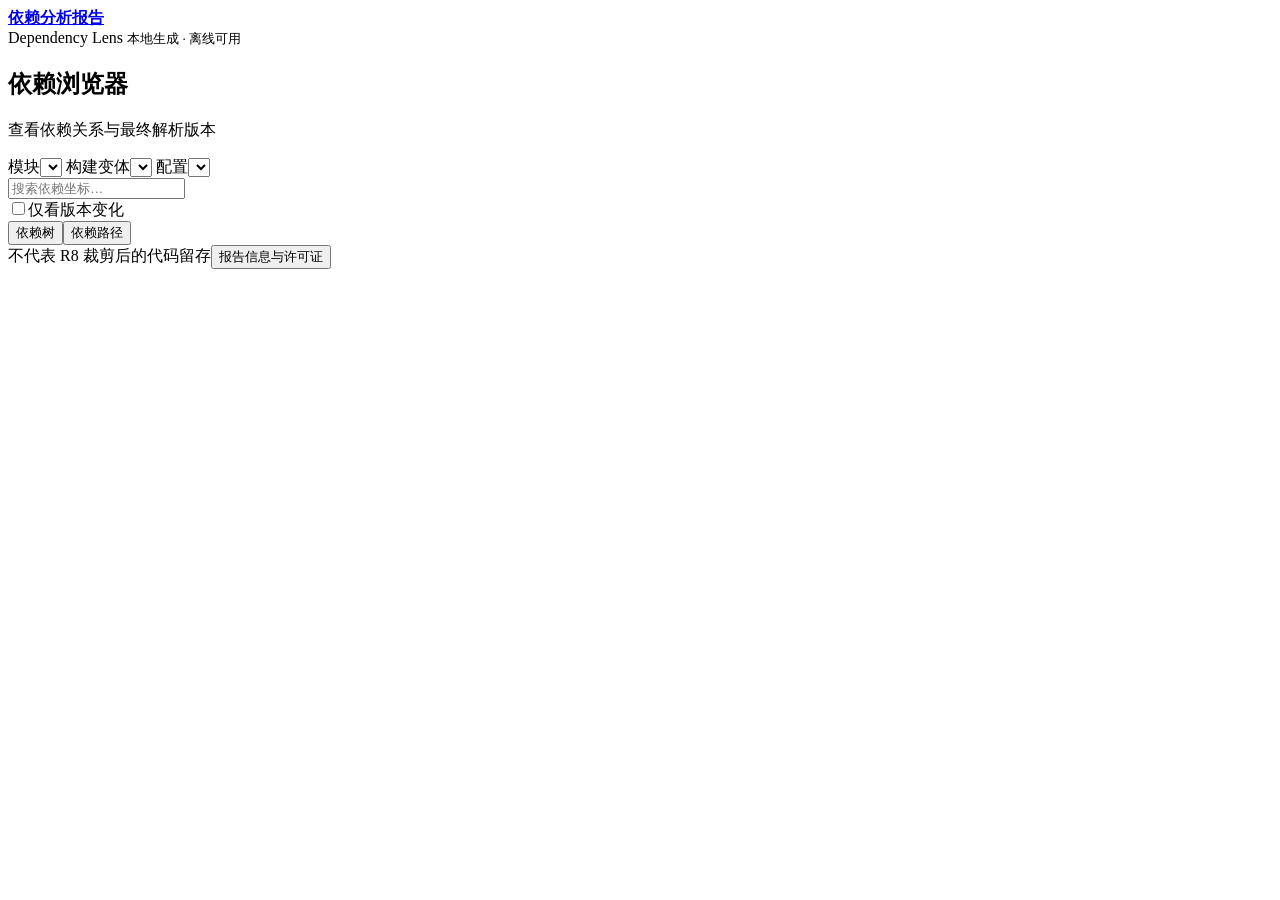
<file: src/main/resources/dev/dependencylens/report/index.html>
<!doctype html>
<html lang="zh-CN">
  <head>
    <meta charset="utf-8" />
    <meta name="viewport" content="width=device-width, initial-scale=1" />
    <meta
      http-equiv="Content-Security-Policy"
      content="default-src 'none'; script-src 'unsafe-inline'; style-src 'unsafe-inline'; img-src data:; connect-src 'none'; font-src 'none'; base-uri 'none'; form-action 'none'"
    />
    <title>依赖分析报告 · Dependency Lens</title>
    <style>
      /*__STYLES__*/
    </style>
  </head>
  <body>
    <header class="report-header">
      <a class="brand" href="#" aria-label="依赖分析报告首页"
        ><span data-icon="cube"></span><strong>依赖分析报告</strong></a
      >
      <div class="report-meta">
        <span id="environment"></span><span id="report-date"></span>
      </div>
    </header>
    <div class="app-shell">
      <aside class="module-sidebar" aria-label="模块导航">
        <div id="project-name" class="project-name"></div>
        <nav id="module-nav"></nav>
        <div class="sidebar-note">
          Dependency Lens <span id="plugin-version"></span
          ><small>本地生成 · 离线可用</small>
        </div>
      </aside>
      <main class="workspace">
        <section class="intro" aria-labelledby="page-title">
          <h1 id="page-title">依赖浏览器</h1>
          <p>查看依赖关系与最终解析版本</p>
          <div class="scope-row">
            <label
              >模块<select id="module-select" aria-label="模块"></select
            ></label>
            <label
              >构建变体<select
                id="variant-select"
                aria-label="构建变体"
              ></select
            ></label>
            <label class="configuration-label"
              >配置<select id="scope-select" aria-label="依赖配置"></select
            ></label>
            <div id="stats" class="stats" aria-live="polite"></div>
          </div>
          <div class="search-row">
            <div class="search-field">
              <span data-icon="search"></span
              ><input
                id="search"
                type="search"
                placeholder="搜索依赖坐标…"
                aria-label="搜索依赖坐标"
                autocomplete="off"
              /><button
                id="clear-search"
                class="icon-btn"
                aria-label="清空搜索"
                hidden
              >
                <span data-icon="x"></span>
              </button>
            </div>
            <label class="toggle-label"
              ><input type="checkbox" id="changes-only" role="switch" /><span
                class="toggle-track"
                aria-hidden="true"
              ></span
              >仅看版本变化</label
            >
          </div>
        </section>
        <div id="issue-banner" class="issue-banner" hidden></div>
        <div class="browser-area">
          <section class="dependency-view" aria-label="依赖关系">
            <div class="view-toolbar">
              <div class="view-tabs" role="tablist" aria-label="依赖视图">
                <button
                  id="tree-tab"
                  role="tab"
                  aria-selected="true"
                  aria-controls="tree-view"
                >
                  依赖树</button
                ><button
                  id="paths-tab"
                  role="tab"
                  aria-selected="false"
                  aria-controls="paths-view"
                >
                  依赖路径
                </button>
              </div>
              <span id="current-dependency"></span>
            </div>
            <div
              id="tree-view"
              role="tabpanel"
              aria-labelledby="tree-tab"
              class="tree-view"
            ></div>
            <div
              id="paths-view"
              role="tabpanel"
              aria-labelledby="paths-tab"
              class="paths-view"
              hidden
            ></div>
          </section>
          <aside
            id="dependency-details"
            class="dependency-details"
            aria-label="依赖详情"
          ></aside>
        </div>
        <footer class="report-footer">
          <span id="scope-note"></span><span>不代表 R8 裁剪后的代码留存</span
          ><button id="about-button">报告信息与许可证</button>
        </footer>
      </main>
    </div>
    <dialog id="about-dialog">
      <div class="dialog-title">
        <h2>关于这份报告</h2>
        <button id="close-about" class="icon-btn" aria-label="关闭">
          <span data-icon="x"></span>
        </button>
      </div>
      <div id="about-content"></div>
    </dialog>
    <div
      id="announcement"
      class="sr-only"
      role="status"
      aria-live="polite"
    ></div>
    <!--__DATA__-->
    <!--__LICENSES__-->
    <!--__SCRIPTS__-->
  </body>
</html>
</file>
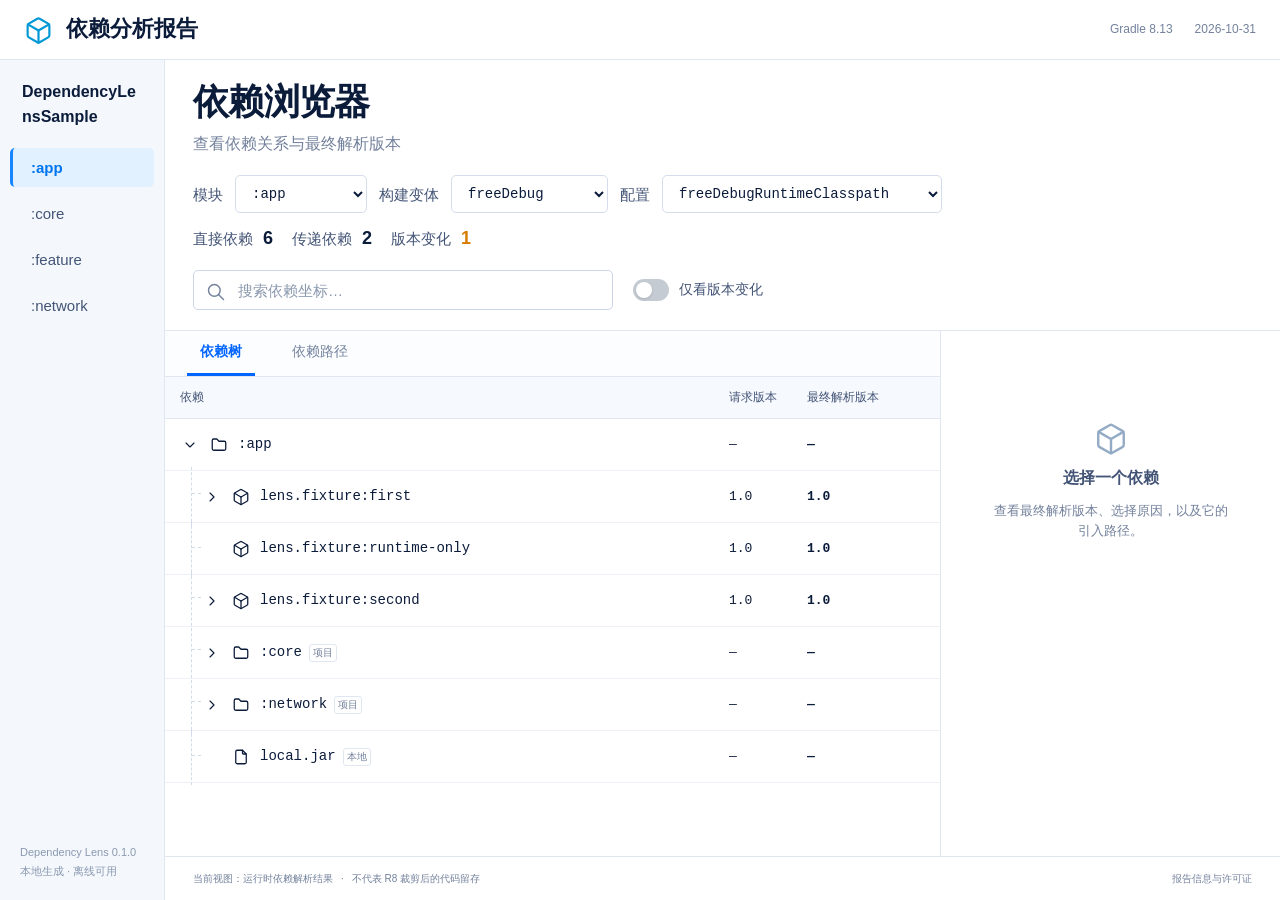
<file: reports/android-example.html>
<!doctype html>
<html lang="zh-CN">
  <head>
    <meta charset="utf-8" />
    <meta name="viewport" content="width=device-width, initial-scale=1" />
    <meta
      http-equiv="Content-Security-Policy"
      content="default-src 'none'; script-src 'unsafe-inline'; style-src 'unsafe-inline'; img-src data:; connect-src 'none'; font-src 'none'; base-uri 'none'; form-action 'none'"
    />
    <title>依赖分析报告 · Dependency Lens</title>
    <style>
      :root {
  color-scheme: light;
  --ink: #0b1b3a;
  --text: #435476;
  --muted: #73819c;
  --line: #e0e7f0;
  --soft: #f6f9fd;
  --blue: #0065ff;
  --cyan: #e9fafd;
  --amber: #d67c00;
  --amber-bg: #fff5e5;
  --error: #b33a32;
  --font:
    -apple-system, BlinkMacSystemFont, "Segoe UI", "PingFang SC",
    "Microsoft YaHei", sans-serif;
  --mono: "SFMono-Regular", Consolas, "Liberation Mono", monospace;
}
* {
  box-sizing: border-box;
}
body {
  margin: 0;
  background: #fff;
  color: var(--ink);
  font: 15px/1.55 var(--font);
}
button,
input,
select {
  font: inherit;
}
button,
a,
input,
select {
  outline-offset: 3px;
}
button {
  cursor: pointer;
  color: inherit;
}
button:disabled {
  cursor: default;
  opacity: 0.5;
}
button:focus-visible,
a:focus-visible,
input:focus-visible,
select:focus-visible {
  outline: 2px solid var(--blue);
}
button {
  background: none;
  border: 0;
}
a {
  color: var(--blue);
}
[hidden] {
  display: none !important;
}
svg.icon {
  width: 20px;
  height: 20px;
  stroke-width: 1.7;
  vertical-align: middle;
  flex: none;
}
.report-header {
  height: 60px;
  display: flex;
  align-items: center;
  justify-content: space-between;
  padding: 0 24px;
  border-bottom: 1px solid var(--line);
}
.brand {
  display: flex;
  align-items: center;
  gap: 13px;
  color: var(--ink);
  text-decoration: none;
  font-size: 22px;
}
.brand svg {
  width: 29px;
  height: 29px;
  color: #0098d5;
  stroke-width: 1.8;
}
.report-meta {
  display: flex;
  gap: 22px;
  align-items: center;
  color: var(--muted);
  font-size: 12px;
}
.app-shell {
  height: calc(100vh - 60px);
  min-height: 640px;
  display: grid;
  grid-template-columns: 190px minmax(0, 1fr);
}
.module-sidebar {
  background: #f4f8fc;
  border-right: 1px solid var(--line);
  display: flex;
  flex-direction: column;
  padding-top: 20px;
  min-height: 0;
}
.project-name {
  font-size: 16px;
  font-weight: 650;
  padding: 0 22px 18px;
  overflow-wrap: anywhere;
}
.module-sidebar nav {
  overflow: auto;
}
.module-btn {
  display: block;
  text-align: left;
  width: calc(100% - 20px);
  padding: 8px 18px;
  margin: 0 10px 7px;
  border-radius: 5px;
  color: var(--text);
  font-size: 15px;
  border-left: 3px solid transparent;
  overflow-wrap: anywhere;
}
.module-btn:hover {
  background: #eaf1f9;
}
.module-btn.active {
  background: #e1f1ff;
  color: #0074ef;
  border-left-color: #1685ff;
  font-weight: 650;
}
.module-btn small {
  font-size: 10px;
  margin-left: 7px;
  opacity: 0.7;
}
.sidebar-note {
  margin-top: auto;
  padding: 20px;
  color: #8a98b0;
  font-size: 11px;
}
.sidebar-note small {
  display: block;
  font-size: 11px;
  margin-top: 2px;
}
.workspace {
  display: flex;
  flex-direction: column;
  min-height: 0;
  min-width: 0;
}
.intro {
  padding: 24px 28px 20px;
}
.intro h1 {
  margin: 0;
  font-size: 36px;
  line-height: 1.35;
  letter-spacing: -0.7px;
  font-weight: 730;
}
.intro > p {
  color: var(--muted);
  font-size: 16px;
  margin: 5px 0 25px;
}
.scope-row {
  display: flex;
  align-items: center;
  gap: 16px;
  flex-wrap: wrap;
}
.scope-row label {
  display: flex;
  align-items: center;
  gap: 12px;
  color: var(--text);
  white-space: nowrap;
}
.scope-row select {
  height: 38px;
  min-width: 118px;
  padding: 0 30px 0 12px;
  border: 1px solid #d4ddeb;
  border-radius: 5px;
  background: #fff;
  color: var(--ink);
  font-family: var(--mono);
  font-size: 14px;
  max-width: 280px;
}
.scope-row .configuration-label {
  flex: 1;
}
.configuration-label select {
  width: 100%;
  min-width: 220px;
}
.stats {
  display: flex;
  gap: 19px;
  white-space: nowrap;
  margin-left: auto;
  align-items: center;
}
.stats span {
  color: var(--text);
  display: flex;
  align-items: baseline;
  gap: 10px;
}
.stats strong {
  color: var(--ink);
  font-size: 18px;
}
.stats .changed-count {
  color: var(--amber);
}
.search-row {
  display: flex;
  align-items: center;
  gap: 20px;
  margin-top: 17px;
}
.search-field {
  display: flex;
  align-items: center;
  width: 420px;
  border: 1px solid #cbd6e8;
  border-radius: 5px;
  height: 40px;
  padding: 0 12px;
  gap: 10px;
  color: var(--muted);
}
.search-field:focus-within {
  border-color: var(--blue);
  box-shadow: 0 0 0 2px #0065ff12;
}
.search-field input {
  min-width: 0;
  flex: 1;
  border: 0;
  background: none;
  outline: none;
  color: var(--ink);
  font-size: 15px;
  height: 100%;
}
.search-field input::placeholder {
  color: #8a98ae;
}
.search-field input::-webkit-search-cancel-button {
  display: none;
}
.icon-btn {
  display: inline-flex;
  align-items: center;
  justify-content: center;
  width: 30px;
  height: 30px;
  border-radius: 4px;
  color: var(--text);
  padding: 4px;
}
.icon-btn:hover {
  background: #ecf2f9;
}
.toggle-label {
  display: inline-flex;
  align-items: center;
  gap: 10px;
  cursor: pointer;
  color: var(--text);
  font-size: 14px;
  position: relative;
}
.toggle-label input {
  position: absolute;
  width: 34px;
  height: 22px;
  opacity: 0;
  margin: 0;
}
.toggle-track {
  height: 22px;
  width: 36px;
  border-radius: 20px;
  background: #c5cbd3;
  position: relative;
  flex: none;
  transition: background 0.15s;
}
.toggle-track:after {
  content: "";
  position: absolute;
  left: 3px;
  top: 3px;
  width: 16px;
  height: 16px;
  border-radius: 50%;
  background: #fff;
  box-shadow: 0 1px 3px #0002;
  transition: transform 0.15s;
}
.toggle-label input:checked + .toggle-track {
  background: var(--blue);
}
.toggle-label input:checked + .toggle-track:after {
  transform: translateX(14px);
}
.toggle-label input:focus-visible + .toggle-track {
  outline: 2px solid var(--blue);
  outline-offset: 3px;
}
.browser-area {
  flex: 1;
  min-height: 0;
  display: grid;
  grid-template-columns: minmax(0, 1fr) 460px;
  border-top: 1px solid var(--line);
}
.dependency-view {
  display: flex;
  flex-direction: column;
  min-width: 0;
  min-height: 0;
}
.view-toolbar {
  height: 46px;
  min-height: 46px;
  border-bottom: 1px solid var(--line);
  display: flex;
  align-items: center;
  justify-content: space-between;
  padding: 0 22px;
  background: #fbfdff;
  gap: 14px;
}
.view-tabs {
  display: flex;
  align-self: stretch;
  gap: 24px;
}
.view-tabs button {
  color: var(--muted);
  padding: 0 13px;
  border-bottom: 3px solid transparent;
  font-size: 14px;
}
.view-tabs button[aria-selected="true"] {
  color: var(--blue);
  border-bottom-color: var(--blue);
  font-weight: 650;
}
.view-tabs button:hover {
  color: var(--blue);
}
#current-dependency {
  font-size: 12px;
  color: var(--muted);
  overflow: hidden;
  text-overflow: ellipsis;
  white-space: nowrap;
}
.tree-view {
  overflow: auto;
  flex: 1;
  position: relative;
  min-height: 0;
}
.tree-header,
.tree-row {
  display: grid;
  grid-template-columns: minmax(180px, 1fr) 92px 142px;
  align-items: center;
  padding: 0 23px;
  gap: 12px;
  min-width: 530px;
}
.tree-header {
  height: 42px;
  font-size: 12px;
  color: var(--text);
  background: var(--soft);
  border-bottom: 1px solid var(--line);
  position: sticky;
  top: 0;
  z-index: 2;
}
.tree-row {
  min-height: 52px;
  border-bottom: 1px solid #edf1f7;
  cursor: pointer;
  position: relative;
}
.tree-row:hover {
  background: #f6faff;
}
.tree-row.selected {
  background: var(--cyan);
}
.tree-row:focus-visible {
  outline-offset: -3px;
}
.tree-row .dependency-name {
  display: flex;
  align-items: center;
  gap: 10px;
  min-width: 0;
  padding-left: calc(var(--depth, 0) * 22px);
  position: relative;
}
.tree-row .dependency-name .branch-line {
  position: absolute;
  left: calc(var(--depth, 0) * 22px - 11px);
  top: -17px;
  bottom: -17px;
  border-left: 1px dashed #d1dce8;
}
.tree-row .dependency-name .branch-line:after {
  content: "";
  position: absolute;
  left: 0;
  top: 26px;
  width: 9px;
  border-top: 1px dashed #d1dce8;
}
.expand-btn {
  display: flex;
  align-items: center;
  justify-content: center;
  width: 20px;
  height: 26px;
  padding: 0;
  flex: none;
  position: relative;
  z-index: 1;
  background: transparent;
}
.expand-btn svg {
  width: 16px;
  height: 16px;
}
.expand-spacer {
  width: 20px;
  flex: none;
}
.node-icon {
  color: var(--ink);
  display: inline-flex;
}
.node-icon svg {
  width: 18px;
  height: 18px;
}
.coordinate {
  font-family: var(--mono);
  font-size: 14px;
  overflow: hidden;
  text-overflow: ellipsis;
  white-space: nowrap;
}
.node-label {
  display: flex;
  align-items: center;
  gap: 7px;
  min-width: 0;
  flex: 1;
}
.node-label .coordinate {
  display: block;
}
.node-copy {
  min-width: 0;
  overflow: hidden;
}
.node-copy small {
  display: block;
  font-size: 10px;
  color: var(--muted);
  line-height: 1.25;
  margin: 2px 0 6px;
}
.request-version,
.selected-version {
  font-family: var(--mono);
  font-size: 13px;
  overflow: hidden;
  text-overflow: ellipsis;
  white-space: nowrap;
}
.selected-version {
  font-weight: 650;
  display: flex;
  gap: 10px;
  align-items: center;
}
.change-label {
  font: 11px var(--font);
  color: var(--amber);
  white-space: nowrap;
  font-weight: 500;
  font-size: 12px;
}
.type-label {
  font: 10px var(--font);
  color: var(--muted);
  white-space: nowrap;
  border: 1px solid var(--line);
  border-radius: 3px;
  padding: 1px 3px;
}
.error-text {
  color: var(--error) !important;
}
.cycle-text {
  font: 10px var(--font);
  color: var(--muted);
}
.load-more {
  margin: 18px 24px;
  color: var(--blue);
  padding: 8px;
  border: 1px solid var(--line);
  border-radius: 5px;
}
.empty-state {
  display: flex;
  flex-direction: column;
  align-items: center;
  justify-content: center;
  gap: 10px;
  text-align: center;
  min-height: 260px;
  color: var(--muted);
  padding: 30px;
  flex: 1;
}
.empty-state svg {
  width: 34px;
  height: 34px;
  color: #94abc5;
}
.empty-state h3 {
  margin: 0;
  color: var(--text);
  font-size: 16px;
}
.empty-state p {
  margin: 0;
  max-width: 330px;
  font-size: 13px;
}
.dependency-details {
  border-left: 1px solid var(--line);
  padding: 24px 24px 28px;
  overflow: auto;
  min-width: 0;
}
.details-header {
  position: relative;
}
.details-header h2 {
  padding-right: 80px;
  font-size: 27px;
  line-height: 1.2;
  margin: 4px 0 8px;
  overflow-wrap: anywhere;
}
.details-group {
  font-size: 15px;
  color: var(--text);
  font-family: var(--mono);
  overflow-wrap: anywhere;
}
.copy-btn {
  position: absolute;
  right: 0;
  top: 6px;
  border: 1px solid #cfd9e8;
  border-radius: 5px;
  padding: 7px 9px;
  display: flex;
  gap: 6px;
  align-items: center;
  font-size: 11px;
  background: #fff;
}
.copy-btn svg {
  width: 15px;
  height: 15px;
}
.copy-btn:hover {
  border-color: var(--blue);
  color: var(--blue);
}
.detail-section {
  padding: 19px 0;
  border-bottom: 1px solid var(--line);
}
.detail-section:last-child {
  border-bottom: 0;
}
.detail-section h3 {
  font-size: 16px;
  display: flex;
  align-items: center;
  gap: 9px;
  margin: 0 0 13px;
}
.detail-section h3 svg {
  width: 20px;
  height: 20px;
}
.detail-label {
  font-weight: 600;
  font-size: 15px;
  color: var(--text);
  margin: 6px 0 8px;
}
.final-version {
  font-size: 43px;
  font-weight: 720;
  color: var(--blue);
  letter-spacing: 0.5px;
  line-height: 1.25;
  overflow-wrap: anywhere;
}
.request-row {
  font-family: var(--mono);
  display: flex;
  gap: 15px;
  padding: 8px 0;
  border-top: 1px solid #edf1f7;
  font-weight: 600;
  font-size: 16px;
  align-items: center;
  flex-wrap: wrap;
}
.request-row.changed {
  color: var(--amber);
}
.request-row small {
  font-family: var(--font);
  font-weight: 400;
  font-size: 10px;
  line-height: 1.4;
}
.request-row .icon {
  width: 14px;
  height: 14px;
  color: var(--text);
}
.reason-title {
  font-weight: 600;
  font-size: 15px;
  margin-bottom: 5px;
}
.reason-description,
.detail-note {
  font-size: 14px;
  color: var(--muted);
  line-height: 1.7;
  overflow-wrap: anywhere;
  margin: 0;
}
.reason-item + .reason-item {
  margin-top: 12px;
}
.incoming-path {
  display: grid;
  grid-template-columns: 22px minmax(0, 1fr);
  gap: 8px;
  margin-bottom: 12px;
}
.path-number {
  width: 20px;
  height: 20px;
  background: #edf3fa;
  border-radius: 50%;
  text-align: center;
  font-size: 12px;
  line-height: 20px;
}
.path-coordinates {
  font-family: var(--mono);
  font-size: 12px;
  line-height: 1.9;
  overflow-wrap: anywhere;
}
.path-coordinates span {
  display: inline;
}
.path-arrow {
  color: #8ca0bc;
  margin: 0 5px;
}
.text-button {
  font-size: 14px;
  color: var(--blue);
  padding: 4px 0;
  display: inline-flex;
  align-items: center;
  gap: 6px;
}
.text-button:hover {
  text-decoration: underline;
}
.text-button .icon {
  width: 16px;
  height: 16px;
}
.child-item {
  display: block;
  text-align: left;
  padding: 7px 0;
  color: var(--text);
  font: 11px/1.6 var(--mono);
  overflow-wrap: anywhere;
  border-top: 1px solid #edf1f7;
  width: 100%;
}
.child-item:hover {
  color: var(--blue);
}
.attribute-list {
  display: grid;
  grid-template-columns: 1fr;
  gap: 7px;
  margin: 10px 0 0;
  font: 10px/1.6 var(--mono);
  overflow-wrap: anywhere;
}
.attribute-list dt {
  color: var(--muted);
}
.attribute-list dd {
  margin: 0;
  color: var(--text);
}
.variant-details {
  margin-top: 16px;
  font-size: 11px;
  color: var(--muted);
}
.variant-details summary {
  cursor: pointer;
}
.report-footer {
  height: 44px;
  min-height: 44px;
  padding: 0 28px;
  border-top: 1px solid var(--line);
  display: flex;
  align-items: center;
  gap: 8px;
  color: var(--muted);
  font-size: 10px;
}
.report-footer > span + span:before {
  content: "·";
  margin-right: 8px;
}
.report-footer button {
  margin-left: auto;
  color: var(--muted);
  font-size: 10px;
  padding: 4px 0;
  white-space: nowrap;
}
.report-footer button:hover {
  color: var(--blue);
}
.issue-banner {
  background: #fff7e8;
  border-top: 1px solid #f0dcb4;
  color: #8d5812;
  padding: 9px 28px;
  font-size: 12px;
  max-height: 120px;
  overflow: auto;
}
.issue-banner summary {
  cursor: pointer;
}
.issue-banner ul {
  padding-left: 20px;
}
.paths-view {
  position: relative;
  flex: 1;
  min-height: 0;
  overflow: hidden;
  display: flex;
  flex-direction: column;
}
.path-breadcrumb {
  font-size: 16px;
  padding: 20px 22px 0;
  position: relative;
  z-index: 1;
}
.path-breadcrumb span:first-child {
  color: var(--blue);
  font-family: var(--mono);
}
.path-breadcrumb span + span:before {
  content: "/";
  color: #65758f;
  margin: 0 13px;
}
.path-canvas {
  flex: 1;
  min-height: 80px;
  overflow: hidden;
  touch-action: none;
  cursor: grab;
}
.path-canvas.dragging {
  cursor: grabbing;
}
.path-svg {
  width: 100%;
  height: 100%;
  display: block;
  user-select: none;
}
.graph-node {
  cursor: pointer;
  outline: none;
}
.graph-node rect {
  fill: #fff;
  stroke: #758db2;
  stroke-width: 1.1;
}
.graph-node.selected rect {
  fill: var(--cyan);
  stroke: var(--blue);
  stroke-width: 1.5;
}
.graph-node:hover rect,
.graph-node:focus rect {
  stroke: var(--blue);
  stroke-width: 2;
}
.graph-node text {
  font-family: var(--mono);
  fill: var(--ink);
  pointer-events: none;
}
.graph-node .graph-group {
  font-size: 11px;
  fill: #647596;
}
.graph-node .graph-name {
  font-size: 14px;
  font-weight: 650;
}
.graph-node .graph-version {
  font-size: 14px;
  fill: #526b93;
}
.graph-node.selected .graph-version {
  fill: var(--blue);
  font-weight: 700;
  font-size: 20px;
}
.graph-node .selected-tag {
  fill: var(--blue);
  font-size: 9px;
  font-family: var(--font);
  font-weight: 600;
}
.graph-edge {
  fill: none;
  stroke: #6b83a8;
  stroke-width: 1.2;
}
.graph-edge.changed {
  stroke: #e88900;
}
.graph-edge-label {
  font: 12px var(--font);
  fill: #536c92;
}
.graph-edge-label.changed {
  fill: #ce7500;
}
.path-actions {
  display: flex;
  justify-content: space-between;
  align-items: center;
  gap: 10px;
  padding: 14px 22px 20px;
  flex-wrap: wrap;
}
.zoom-controls {
  display: flex;
  align-items: center;
  gap: 12px;
}
.zoom-controls .icon-btn {
  border: 1px solid #cfd9e8;
  border-radius: 4px;
  width: 34px;
  height: 34px;
}
.zoom-controls span {
  font-size: 13px;
  min-width: 38px;
  text-align: center;
}
.graph-legend {
  display: flex;
  align-items: center;
  gap: 12px;
  color: var(--muted);
  font-size: 11px;
}
.graph-legend > span {
  display: inline-flex;
  align-items: center;
  gap: 5px;
}
.graph-legend svg {
  width: 20px;
  height: 20px;
}
.graph-legend .amber {
  color: var(--amber);
}
.graph-notice {
  padding: 4px 22px;
  font-size: 11px;
  color: var(--muted);
  background: var(--soft);
}
.graph-notice button {
  color: var(--blue);
  font-size: 11px;
}
.paths-view .empty-state {
  height: 100%;
}
.coordinate-box {
  display: block;
  width: 100%;
  resize: none;
  min-height: 50px;
  border: 1px solid var(--line);
  border-radius: 4px;
  background: var(--soft);
  font: 11px var(--mono);
  padding: 9px;
  color: var(--text);
}
dialog {
  border: 1px solid var(--line);
  border-radius: 10px;
  max-width: 600px;
  width: calc(100vw - 60px);
  padding: 24px;
  color: var(--ink);
  box-shadow: 0 15px 80px #10244225;
}
dialog::backdrop {
  background: #10244245;
}
.dialog-title {
  display: flex;
  justify-content: space-between;
  align-items: center;
}
.dialog-title h2 {
  font-size: 20px;
  margin: 0;
}
#about-content {
  font-size: 13px;
  color: var(--text);
  line-height: 1.8;
}
#about-content h3 {
  font-size: 14px;
  margin: 20px 0 6px;
}
#about-content p {
  overflow-wrap: anywhere;
}
.sr-only {
  position: absolute;
  width: 1px;
  height: 1px;
  padding: 0;
  margin: -1px;
  overflow: hidden;
  clip: rect(0, 0, 0, 0);
  white-space: nowrap;
  border: 0;
}
@media (min-width: 1550px) {
  .browser-area {
    grid-template-columns: minmax(0, 1fr) 440px;
  }
  .tree-header,
  .tree-row {
    grid-template-columns: minmax(230px, 1fr) 104px 156px;
  }
  .coordinate {
    font-size: 13px;
  }
}
@media (max-width: 1330px) {
  .stats {
    width: 100%;
    justify-content: flex-start;
    margin-left: 0;
  }
  .intro > p {
    margin-bottom: 19px;
  }
  .scope-row {
    gap: 12px;
  }
  .intro {
    padding-top: 18px;
  }
  .browser-area {
    grid-template-columns: minmax(0, 1fr) 340px;
  }
  .dependency-details {
    padding: 20px;
  }
  .app-shell {
    grid-template-columns: 165px minmax(0, 1fr);
  }
  .tree-header,
  .tree-row {
    padding: 0 15px;
    grid-template-columns: minmax(170px, 1fr) 70px 118px;
    gap: 8px;
  }
  .change-label {
    font-size: 10px;
  }
}
@media (max-width: 950px) {
  .app-shell {
    height: auto;
    min-height: calc(100vh - 60px);
    grid-template-columns: 135px minmax(0, 1fr);
  }
  .report-meta #environment {
    display: none;
  }
  .intro {
    padding: 20px;
  }
  .intro h1 {
    font-size: 30px;
  }
  .scope-row .configuration-label {
    flex: auto;
  }
  .scope-row select {
    min-width: 95px;
    max-width: 240px;
  }
  .browser-area {
    display: flex;
    flex-direction: column;
    flex: none;
    min-height: 500px;
  }
  .dependency-view {
    min-height: 480px;
    height: 60vh;
  }
  .dependency-details {
    border-left: 0;
    border-top: 1px solid var(--line);
  }
  .report-footer {
    padding: 12px 20px;
    height: auto;
    flex-wrap: wrap;
  }
  .report-footer button {
    margin-left: 0;
  }
  .search-field {
    width: 100%;
  }
  .search-row {
    align-items: flex-start;
    flex-direction: column;
    gap: 12px;
  }
  .sidebar-note {
    display: none;
  }
  .brand {
    font-size: 18px;
  }
  .report-header {
    padding: 0 16px;
  }
  .module-btn {
    padding-left: 10px;
  }
  .project-name {
    padding-left: 16px;
    font-size: 14px;
  }
}

.reason-raw {
  font-size: 11px;
  color: var(--muted);
  margin-top: 7px;
}
.reason-raw summary {
  cursor: pointer;
}

    </style>
  </head>
  <body>
    <header class="report-header">
      <a class="brand" href="#" aria-label="依赖分析报告首页"
        ><span data-icon="cube"></span><strong>依赖分析报告</strong></a
      >
      <div class="report-meta">
        <span id="environment"></span><span id="report-date"></span>
      </div>
    </header>
    <div class="app-shell">
      <aside class="module-sidebar" aria-label="模块导航">
        <div id="project-name" class="project-name"></div>
        <nav id="module-nav"></nav>
        <div class="sidebar-note">
          Dependency Lens <span id="plugin-version"></span
          ><small>本地生成 · 离线可用</small>
        </div>
      </aside>
      <main class="workspace">
        <section class="intro" aria-labelledby="page-title">
          <h1 id="page-title">依赖浏览器</h1>
          <p>查看依赖关系与最终解析版本</p>
          <div class="scope-row">
            <label
              >模块<select id="module-select" aria-label="模块"></select
            ></label>
            <label
              >构建变体<select
                id="variant-select"
                aria-label="构建变体"
              ></select
            ></label>
            <label class="configuration-label"
              >配置<select id="scope-select" aria-label="依赖配置"></select
            ></label>
            <div id="stats" class="stats" aria-live="polite"></div>
          </div>
          <div class="search-row">
            <div class="search-field">
              <span data-icon="search"></span
              ><input
                id="search"
                type="search"
                placeholder="搜索依赖坐标…"
                aria-label="搜索依赖坐标"
                autocomplete="off"
              /><button
                id="clear-search"
                class="icon-btn"
                aria-label="清空搜索"
                hidden
              >
                <span data-icon="x"></span>
              </button>
            </div>
            <label class="toggle-label"
              ><input type="checkbox" id="changes-only" role="switch" /><span
                class="toggle-track"
                aria-hidden="true"
              ></span
              >仅看版本变化</label
            >
          </div>
        </section>
        <div id="issue-banner" class="issue-banner" hidden></div>
        <div class="browser-area">
          <section class="dependency-view" aria-label="依赖关系">
            <div class="view-toolbar">
              <div class="view-tabs" role="tablist" aria-label="依赖视图">
                <button
                  id="tree-tab"
                  role="tab"
                  aria-selected="true"
                  aria-controls="tree-view"
                >
                  依赖树</button
                ><button
                  id="paths-tab"
                  role="tab"
                  aria-selected="false"
                  aria-controls="paths-view"
                >
                  依赖路径
                </button>
              </div>
              <span id="current-dependency"></span>
            </div>
            <div
              id="tree-view"
              role="tabpanel"
              aria-labelledby="tree-tab"
              class="tree-view"
            ></div>
            <div
              id="paths-view"
              role="tabpanel"
              aria-labelledby="paths-tab"
              class="paths-view"
              hidden
            ></div>
          </section>
          <aside
            id="dependency-details"
            class="dependency-details"
            aria-label="依赖详情"
          ></aside>
        </div>
        <footer class="report-footer">
          <span id="scope-note"></span><span>不代表 R8 裁剪后的代码留存</span
          ><button id="about-button">报告信息与许可证</button>
        </footer>
      </main>
    </div>
    <dialog id="about-dialog">
      <div class="dialog-title">
        <h2>关于这份报告</h2>
        <button id="close-about" class="icon-btn" aria-label="关闭">
          <span data-icon="x"></span>
        </button>
      </div>
      <div id="about-content"></div>
    </dialog>
    <div
      id="announcement"
      class="sr-only"
      role="status"
      aria-live="polite"
    ></div>
    <script id="report-data" type="application/json">{"schemaVersion":1,"projectName":"DependencyLensSample","generatedAt":"2026-10-31T21:37:08.685954+08:00","pluginVersion":"0.1.0","gradleVersion":"8.13","modules":[{"path":":app","type":"application","agpVersion":"Android Gradle Plugin version 8.13.2","availableVariants":["freeDebug","freeRelease","paidRelease"],"graphs":[{"configuration":"freeDebugRuntimeClasspath","rootId":"root","status":"complete","nodes":[{"id":"root","componentId":"root","kind":"root","name":":app","coordinate":":app","resolved":true,"reasons":[],"attributes":{},"version":null},{"id":"n1","componentId":"c0","kind":"module","coordinate":"lens.fixture:first:1.0","name":"first","group":"lens.fixture","version":"1.0","resolved":true,"variant":"runtime","attributes":{"org.gradle.category":"library","org.gradle.libraryelements":"jar","org.gradle.status":"release","org.gradle.usage":"java-runtime"},"capabilities":["lens.fixture:first:1.0"],"reasons":[{"cause":"REQUESTED","description":"requested"}]},{"id":"n2","componentId":"c1","kind":"module","coordinate":"lens.fixture:runtime-only:1.0","name":"runtime-only","group":"lens.fixture","version":"1.0","resolved":true,"variant":"runtime","attributes":{"org.gradle.category":"library","org.gradle.libraryelements":"jar","org.gradle.status":"release","org.gradle.usage":"java-runtime"},"capabilities":["lens.fixture:runtime-only:1.0"],"reasons":[{"cause":"REQUESTED","description":"requested"}]},{"id":"n3","componentId":"c2","kind":"module","coordinate":"lens.fixture:second:1.0","name":"second","group":"lens.fixture","version":"1.0","resolved":true,"variant":"runtime","attributes":{"org.gradle.category":"library","org.gradle.libraryelements":"jar","org.gradle.status":"release","org.gradle.usage":"java-runtime"},"capabilities":["lens.fixture:second:1.0"],"reasons":[{"cause":"REQUESTED","description":"requested"}]},{"id":"n4","componentId":"c3","kind":"project","coordinate":"project :core","name":":core","group":"","version":null,"resolved":true,"variant":"debugRuntimeElements","attributes":{"com.android.build.api.attributes.AgpVersionAttr":"8.13.2","com.android.build.api.attributes.BuildTypeAttr":"debug","com.android.build.gradle.internal.attributes.VariantAttr":"debug","org.gradle.usage":"java-runtime"},"capabilities":["DependencyLensSample:core:unspecified"],"reasons":[{"cause":"REQUESTED","description":"requested"}]},{"id":"n5","componentId":"c4","kind":"project","coordinate":"project :network","name":":network","group":"","version":null,"resolved":true,"variant":"debugRuntimeElements","attributes":{"com.android.build.api.attributes.AgpVersionAttr":"8.13.2","com.android.build.api.attributes.BuildTypeAttr":"debug","com.android.build.gradle.internal.attributes.VariantAttr":"debug","org.gradle.usage":"java-runtime"},"capabilities":["DependencyLensSample:network:unspecified"],"reasons":[{"cause":"REQUESTED","description":"requested"}]},{"id":"n6","componentId":"c5","kind":"module","coordinate":"lens.fixture:shared:2.0","name":"shared","group":"lens.fixture","version":"2.0","resolved":true,"variant":"runtime","attributes":{"org.gradle.category":"library","org.gradle.libraryelements":"jar","org.gradle.status":"release","org.gradle.usage":"java-runtime"},"capabilities":["lens.fixture:shared:2.0"],"reasons":[{"cause":"REQUESTED","description":"requested"},{"cause":"CONFLICT_RESOLUTION","description":"between versions 2.0 and 1.0"}]},{"id":"n7","componentId":"c6","kind":"module","coordinate":"lens.fixture:leaf:1.0","name":"leaf","group":"lens.fixture","version":"1.0","resolved":true,"variant":"runtime","attributes":{"org.gradle.category":"library","org.gradle.libraryelements":"jar","org.gradle.status":"release","org.gradle.usage":"java-runtime"},"capabilities":["lens.fixture:leaf:1.0"],"reasons":[{"cause":"REQUESTED","description":"requested"}]},{"id":"n8","componentId":"file:app/libs/local.jar","kind":"file","name":"local.jar","coordinate":"app/libs/local.jar","version":null,"resolved":true,"reasons":[],"attributes":{},"error":null}],"edges":[{"id":"e0","from":"root","to":"n1","requested":{"display":"lens.fixture:first:1.0","kind":"module","name":"first","group":"lens.fixture","version":"1.0","versionConstraint":{"required":"1.0","strict":"","preferred":"","rejected":[]}},"constraint":false,"changeKind":"none"},{"id":"e1","from":"root","to":"n2","requested":{"display":"lens.fixture:runtime-only:1.0","kind":"module","name":"runtime-only","group":"lens.fixture","version":"1.0","versionConstraint":{"required":"1.0","strict":"","preferred":"","rejected":[]}},"constraint":false,"changeKind":"none"},{"id":"e2","from":"root","to":"n3","requested":{"display":"lens.fixture:second:1.0","kind":"module","name":"second","group":"lens.fixture","version":"1.0","versionConstraint":{"required":"1.0","strict":"","preferred":"","rejected":[]}},"constraint":false,"changeKind":"none"},{"id":"e3","from":"root","to":"n4","requested":{"display":"project :core","kind":"project","name":":core","group":"","version":null},"constraint":false,"changeKind":"none"},{"id":"e4","from":"root","to":"n5","requested":{"display":"project :network","kind":"project","name":":network","group":"","version":null},"constraint":false,"changeKind":"none"},{"id":"e5","from":"n1","to":"n6","requested":{"display":"lens.fixture:shared:1.0","kind":"module","name":"shared","group":"lens.fixture","version":"1.0","versionConstraint":{"required":"1.0","strict":"","preferred":"","rejected":[]}},"constraint":false,"changeKind":"version"},{"id":"e6","from":"n3","to":"n6","requested":{"display":"lens.fixture:shared:2.0","kind":"module","name":"shared","group":"lens.fixture","version":"2.0","versionConstraint":{"required":"2.0","strict":"","preferred":"","rejected":[]}},"constraint":false,"changeKind":"none"},{"id":"e7","from":"n4","to":"n7","requested":{"display":"lens.fixture:leaf:1.0","kind":"module","name":"leaf","group":"lens.fixture","version":"1.0","versionConstraint":{"required":"1.0","strict":"","preferred":"","rejected":[]}},"constraint":false,"changeKind":"none"},{"id":"e8","from":"n5","to":"n1","requested":{"display":"lens.fixture:first:1.0","kind":"module","name":"first","group":"lens.fixture","version":"1.0","versionConstraint":{"required":"1.0","strict":"","preferred":"","rejected":[]}},"constraint":false,"changeKind":"none"},{"id":"e9","from":"n6","to":"n7","requested":{"display":"lens.fixture:leaf:1.0","kind":"module","name":"leaf","group":"lens.fixture","version":"1.0","versionConstraint":{"required":"1.0","strict":"","preferred":"","rejected":[]}},"constraint":false,"changeKind":"none"},{"id":"e10","from":"root","to":"n8","requested":{"kind":"file","display":"app/libs/local.jar","name":"local.jar","version":null},"constraint":false,"changeKind":"none"}],"issues":[],"id":":app|freeDebugRuntimeClasspath","module":":app","variant":"freeDebug","scope":"runtime"},{"configuration":"freeDebugCompileClasspath","rootId":"root","status":"complete","nodes":[{"id":"root","componentId":"root","kind":"root","name":":app","coordinate":":app","resolved":true,"reasons":[],"attributes":{},"version":null},{"id":"n1","componentId":"c0","kind":"module","coordinate":"lens.fixture:compile-only:1.0","name":"compile-only","group":"lens.fixture","version":"1.0","resolved":true,"variant":"compile","attributes":{"org.gradle.category":"library","org.gradle.libraryelements":"jar","org.gradle.status":"release","org.gradle.usage":"java-api"},"capabilities":["lens.fixture:compile-only:1.0"],"reasons":[{"cause":"REQUESTED","description":"requested"}]},{"id":"n2","componentId":"c1","kind":"module","coordinate":"lens.fixture:first:1.0","name":"first","group":"lens.fixture","version":"1.0","resolved":true,"variant":"compile","attributes":{"org.gradle.category":"library","org.gradle.libraryelements":"jar","org.gradle.status":"release","org.gradle.usage":"java-api"},"capabilities":["lens.fixture:first:1.0"],"reasons":[{"cause":"CONSTRAINT","description":"version resolved in configuration ':app:freeDebugRuntimeClasspath' by consistent resolution"},{"cause":"REQUESTED","description":"requested"},{"cause":"BY_ANCESTOR","description":"by ancestor"}]},{"id":"n3","componentId":"c2","kind":"module","coordinate":"lens.fixture:leaf:1.0","name":"leaf","group":"lens.fixture","version":"1.0","resolved":true,"variant":"compile","attributes":{"org.gradle.category":"library","org.gradle.libraryelements":"jar","org.gradle.status":"release","org.gradle.usage":"java-api"},"capabilities":["lens.fixture:leaf:1.0"],"reasons":[{"cause":"CONSTRAINT","description":"version resolved in configuration ':app:freeDebugRuntimeClasspath' by consistent resolution"},{"cause":"BY_ANCESTOR","description":"by ancestor"}]},{"id":"n4","componentId":"c3","kind":"module","coordinate":"lens.fixture:second:1.0","name":"second","group":"lens.fixture","version":"1.0","resolved":true,"variant":"compile","attributes":{"org.gradle.category":"library","org.gradle.libraryelements":"jar","org.gradle.status":"release","org.gradle.usage":"java-api"},"capabilities":["lens.fixture:second:1.0"],"reasons":[{"cause":"CONSTRAINT","description":"version resolved in configuration ':app:freeDebugRuntimeClasspath' by consistent resolution"},{"cause":"REQUESTED","description":"requested"}]},{"id":"n5","componentId":"c4","kind":"module","coordinate":"lens.fixture:shared:2.0","name":"shared","group":"lens.fixture","version":"2.0","resolved":true,"variant":"compile","attributes":{"org.gradle.category":"library","org.gradle.libraryelements":"jar","org.gradle.status":"release","org.gradle.usage":"java-api"},"capabilities":["lens.fixture:shared:2.0"],"reasons":[{"cause":"CONSTRAINT","description":"version resolved in configuration ':app:freeDebugRuntimeClasspath' by consistent resolution"},{"cause":"BY_ANCESTOR","description":"by ancestor"}]},{"id":"n6","componentId":"c5","kind":"project","coordinate":"project :core","name":":core","group":"","version":null,"resolved":true,"variant":"debugApiElements","attributes":{"com.android.build.api.attributes.AgpVersionAttr":"8.13.2","com.android.build.api.attributes.BuildTypeAttr":"debug","com.android.build.gradle.internal.attributes.VariantAttr":"debug","org.gradle.usage":"java-api"},"capabilities":["DependencyLensSample:core:unspecified"],"reasons":[{"cause":"REQUESTED","description":"requested"}]},{"id":"n7","componentId":"c6","kind":"project","coordinate":"project :network","name":":network","group":"","version":null,"resolved":true,"variant":"debugApiElements","attributes":{"com.android.build.api.attributes.AgpVersionAttr":"8.13.2","com.android.build.api.attributes.BuildTypeAttr":"debug","com.android.build.gradle.internal.attributes.VariantAttr":"debug","org.gradle.usage":"java-api"},"capabilities":["DependencyLensSample:network:unspecified"],"reasons":[{"cause":"REQUESTED","description":"requested"}]},{"id":"n8","componentId":"file:app/libs/local.jar","kind":"file","name":"local.jar","coordinate":"app/libs/local.jar","version":null,"resolved":true,"reasons":[],"attributes":{},"error":null}],"edges":[{"id":"e0","from":"root","to":"n1","requested":{"display":"lens.fixture:compile-only:1.0","kind":"module","name":"compile-only","group":"lens.fixture","version":"1.0","versionConstraint":{"required":"1.0","strict":"","preferred":"","rejected":[]}},"constraint":false,"changeKind":"none"},{"id":"e1","from":"root","to":"n2","requested":{"display":"lens.fixture:first:1.0","kind":"module","name":"first","group":"lens.fixture","version":"1.0","versionConstraint":{"required":"1.0","strict":"","preferred":"","rejected":[]}},"constraint":false,"changeKind":"none"},{"id":"e2","from":"root","to":"n2","requested":{"display":"lens.fixture:first:{strictly 1.0}","kind":"module","name":"first","group":"lens.fixture","version":"1.0","versionConstraint":{"required":"1.0","strict":"1.0","preferred":"","rejected":[]}},"constraint":true,"changeKind":"constraint"},{"id":"e3","from":"root","to":"n3","requested":{"display":"lens.fixture:leaf:{strictly 1.0}","kind":"module","name":"leaf","group":"lens.fixture","version":"1.0","versionConstraint":{"required":"1.0","strict":"1.0","preferred":"","rejected":[]}},"constraint":true,"changeKind":"constraint"},{"id":"e4","from":"root","to":"n4","requested":{"display":"lens.fixture:second:1.0","kind":"module","name":"second","group":"lens.fixture","version":"1.0","versionConstraint":{"required":"1.0","strict":"","preferred":"","rejected":[]}},"constraint":false,"changeKind":"none"},{"id":"e5","from":"root","to":"n4","requested":{"display":"lens.fixture:second:{strictly 1.0}","kind":"module","name":"second","group":"lens.fixture","version":"1.0","versionConstraint":{"required":"1.0","strict":"1.0","preferred":"","rejected":[]}},"constraint":true,"changeKind":"constraint"},{"id":"e6","from":"root","to":"n5","requested":{"display":"lens.fixture:shared:{strictly 2.0}","kind":"module","name":"shared","group":"lens.fixture","version":"2.0","versionConstraint":{"required":"2.0","strict":"2.0","preferred":"","rejected":[]}},"constraint":true,"changeKind":"constraint"},{"id":"e7","from":"root","to":"n6","requested":{"display":"project :core","kind":"project","name":":core","group":"","version":null},"constraint":false,"changeKind":"none"},{"id":"e8","from":"root","to":"n7","requested":{"display":"project :network","kind":"project","name":":network","group":"","version":null},"constraint":false,"changeKind":"none"},{"id":"e9","from":"n2","to":"n5","requested":{"display":"lens.fixture:shared:1.0","kind":"module","name":"shared","group":"lens.fixture","version":"1.0","versionConstraint":{"required":"1.0","strict":"","preferred":"","rejected":[]}},"constraint":false,"changeKind":"version"},{"id":"e10","from":"n4","to":"n5","requested":{"display":"lens.fixture:shared:2.0","kind":"module","name":"shared","group":"lens.fixture","version":"2.0","versionConstraint":{"required":"2.0","strict":"","preferred":"","rejected":[]}},"constraint":false,"changeKind":"none"},{"id":"e11","from":"n6","to":"n3","requested":{"display":"lens.fixture:leaf:1.0","kind":"module","name":"leaf","group":"lens.fixture","version":"1.0","versionConstraint":{"required":"1.0","strict":"","preferred":"","rejected":[]}},"constraint":false,"changeKind":"none"},{"id":"e12","from":"n7","to":"n2","requested":{"display":"lens.fixture:first:1.0","kind":"module","name":"first","group":"lens.fixture","version":"1.0","versionConstraint":{"required":"1.0","strict":"","preferred":"","rejected":[]}},"constraint":false,"changeKind":"none"},{"id":"e13","from":"n5","to":"n3","requested":{"display":"lens.fixture:leaf:1.0","kind":"module","name":"leaf","group":"lens.fixture","version":"1.0","versionConstraint":{"required":"1.0","strict":"","preferred":"","rejected":[]}},"constraint":false,"changeKind":"none"},{"id":"e14","from":"root","to":"n8","requested":{"kind":"file","display":"app/libs/local.jar","name":"local.jar","version":null},"constraint":false,"changeKind":"none"}],"issues":[],"id":":app|freeDebugCompileClasspath","module":":app","variant":"freeDebug","scope":"compile"},{"configuration":"freeReleaseRuntimeClasspath","rootId":"root","status":"complete","nodes":[{"id":"root","componentId":"root","kind":"root","name":":app","coordinate":":app","resolved":true,"reasons":[],"attributes":{},"version":null},{"id":"n1","componentId":"c0","kind":"module","coordinate":"lens.fixture:first:1.0","name":"first","group":"lens.fixture","version":"1.0","resolved":true,"variant":"runtime","attributes":{"org.gradle.category":"library","org.gradle.libraryelements":"jar","org.gradle.status":"release","org.gradle.usage":"java-runtime"},"capabilities":["lens.fixture:first:1.0"],"reasons":[{"cause":"REQUESTED","description":"requested"}]},{"id":"n2","componentId":"c1","kind":"module","coordinate":"lens.fixture:runtime-only:1.0","name":"runtime-only","group":"lens.fixture","version":"1.0","resolved":true,"variant":"runtime","attributes":{"org.gradle.category":"library","org.gradle.libraryelements":"jar","org.gradle.status":"release","org.gradle.usage":"java-runtime"},"capabilities":["lens.fixture:runtime-only:1.0"],"reasons":[{"cause":"REQUESTED","description":"requested"}]},{"id":"n3","componentId":"c2","kind":"module","coordinate":"lens.fixture:second:1.0","name":"second","group":"lens.fixture","version":"1.0","resolved":true,"variant":"runtime","attributes":{"org.gradle.category":"library","org.gradle.libraryelements":"jar","org.gradle.status":"release","org.gradle.usage":"java-runtime"},"capabilities":["lens.fixture:second:1.0"],"reasons":[{"cause":"REQUESTED","description":"requested"}]},{"id":"n4","componentId":"c3","kind":"project","coordinate":"project :core","name":":core","group":"","version":null,"resolved":true,"variant":"releaseRuntimeElements","attributes":{"com.android.build.api.attributes.AgpVersionAttr":"8.13.2","com.android.build.api.attributes.BuildTypeAttr":"release","com.android.build.gradle.internal.attributes.VariantAttr":"release","org.gradle.usage":"java-runtime"},"capabilities":["DependencyLensSample:core:unspecified"],"reasons":[{"cause":"REQUESTED","description":"requested"}]},{"id":"n5","componentId":"c4","kind":"project","coordinate":"project :network","name":":network","group":"","version":null,"resolved":true,"variant":"releaseRuntimeElements","attributes":{"com.android.build.api.attributes.AgpVersionAttr":"8.13.2","com.android.build.api.attributes.BuildTypeAttr":"release","com.android.build.gradle.internal.attributes.VariantAttr":"release","org.gradle.usage":"java-runtime"},"capabilities":["DependencyLensSample:network:unspecified"],"reasons":[{"cause":"REQUESTED","description":"requested"}]},{"id":"n6","componentId":"c5","kind":"module","coordinate":"lens.fixture:shared:2.0","name":"shared","group":"lens.fixture","version":"2.0","resolved":true,"variant":"runtime","attributes":{"org.gradle.category":"library","org.gradle.libraryelements":"jar","org.gradle.status":"release","org.gradle.usage":"java-runtime"},"capabilities":["lens.fixture:shared:2.0"],"reasons":[{"cause":"REQUESTED","description":"requested"},{"cause":"CONFLICT_RESOLUTION","description":"between versions 2.0 and 1.0"}]},{"id":"n7","componentId":"c6","kind":"module","coordinate":"lens.fixture:leaf:1.0","name":"leaf","group":"lens.fixture","version":"1.0","resolved":true,"variant":"runtime","attributes":{"org.gradle.category":"library","org.gradle.libraryelements":"jar","org.gradle.status":"release","org.gradle.usage":"java-runtime"},"capabilities":["lens.fixture:leaf:1.0"],"reasons":[{"cause":"REQUESTED","description":"requested"}]},{"id":"n8","componentId":"file:app/libs/local.jar","kind":"file","name":"local.jar","coordinate":"app/libs/local.jar","version":null,"resolved":true,"reasons":[],"attributes":{},"error":null}],"edges":[{"id":"e0","from":"root","to":"n1","requested":{"display":"lens.fixture:first:1.0","kind":"module","name":"first","group":"lens.fixture","version":"1.0","versionConstraint":{"required":"1.0","strict":"","preferred":"","rejected":[]}},"constraint":false,"changeKind":"none"},{"id":"e1","from":"root","to":"n2","requested":{"display":"lens.fixture:runtime-only:1.0","kind":"module","name":"runtime-only","group":"lens.fixture","version":"1.0","versionConstraint":{"required":"1.0","strict":"","preferred":"","rejected":[]}},"constraint":false,"changeKind":"none"},{"id":"e2","from":"root","to":"n3","requested":{"display":"lens.fixture:second:1.0","kind":"module","name":"second","group":"lens.fixture","version":"1.0","versionConstraint":{"required":"1.0","strict":"","preferred":"","rejected":[]}},"constraint":false,"changeKind":"none"},{"id":"e3","from":"root","to":"n4","requested":{"display":"project :core","kind":"project","name":":core","group":"","version":null},"constraint":false,"changeKind":"none"},{"id":"e4","from":"root","to":"n5","requested":{"display":"project :network","kind":"project","name":":network","group":"","version":null},"constraint":false,"changeKind":"none"},{"id":"e5","from":"n1","to":"n6","requested":{"display":"lens.fixture:shared:1.0","kind":"module","name":"shared","group":"lens.fixture","version":"1.0","versionConstraint":{"required":"1.0","strict":"","preferred":"","rejected":[]}},"constraint":false,"changeKind":"version"},{"id":"e6","from":"n3","to":"n6","requested":{"display":"lens.fixture:shared:2.0","kind":"module","name":"shared","group":"lens.fixture","version":"2.0","versionConstraint":{"required":"2.0","strict":"","preferred":"","rejected":[]}},"constraint":false,"changeKind":"none"},{"id":"e7","from":"n4","to":"n7","requested":{"display":"lens.fixture:leaf:1.0","kind":"module","name":"leaf","group":"lens.fixture","version":"1.0","versionConstraint":{"required":"1.0","strict":"","preferred":"","rejected":[]}},"constraint":false,"changeKind":"none"},{"id":"e8","from":"n5","to":"n1","requested":{"display":"lens.fixture:first:1.0","kind":"module","name":"first","group":"lens.fixture","version":"1.0","versionConstraint":{"required":"1.0","strict":"","preferred":"","rejected":[]}},"constraint":false,"changeKind":"none"},{"id":"e9","from":"n6","to":"n7","requested":{"display":"lens.fixture:leaf:1.0","kind":"module","name":"leaf","group":"lens.fixture","version":"1.0","versionConstraint":{"required":"1.0","strict":"","preferred":"","rejected":[]}},"constraint":false,"changeKind":"none"},{"id":"e10","from":"root","to":"n8","requested":{"kind":"file","display":"app/libs/local.jar","name":"local.jar","version":null},"constraint":false,"changeKind":"none"}],"issues":[],"id":":app|freeReleaseRuntimeClasspath","module":":app","variant":"freeRelease","scope":"runtime"},{"configuration":"freeReleaseCompileClasspath","rootId":"root","status":"complete","nodes":[{"id":"root","componentId":"root","kind":"root","name":":app","coordinate":":app","resolved":true,"reasons":[],"attributes":{},"version":null},{"id":"n1","componentId":"c0","kind":"module","coordinate":"lens.fixture:compile-only:1.0","name":"compile-only","group":"lens.fixture","version":"1.0","resolved":true,"variant":"compile","attributes":{"org.gradle.category":"library","org.gradle.libraryelements":"jar","org.gradle.status":"release","org.gradle.usage":"java-api"},"capabilities":["lens.fixture:compile-only:1.0"],"reasons":[{"cause":"REQUESTED","description":"requested"}]},{"id":"n2","componentId":"c1","kind":"module","coordinate":"lens.fixture:first:1.0","name":"first","group":"lens.fixture","version":"1.0","resolved":true,"variant":"compile","attributes":{"org.gradle.category":"library","org.gradle.libraryelements":"jar","org.gradle.status":"release","org.gradle.usage":"java-api"},"capabilities":["lens.fixture:first:1.0"],"reasons":[{"cause":"CONSTRAINT","description":"version resolved in configuration ':app:freeReleaseRuntimeClasspath' by consistent resolution"},{"cause":"REQUESTED","description":"requested"},{"cause":"BY_ANCESTOR","description":"by ancestor"}]},{"id":"n3","componentId":"c2","kind":"module","coordinate":"lens.fixture:leaf:1.0","name":"leaf","group":"lens.fixture","version":"1.0","resolved":true,"variant":"compile","attributes":{"org.gradle.category":"library","org.gradle.libraryelements":"jar","org.gradle.status":"release","org.gradle.usage":"java-api"},"capabilities":["lens.fixture:leaf:1.0"],"reasons":[{"cause":"CONSTRAINT","description":"version resolved in configuration ':app:freeReleaseRuntimeClasspath' by consistent resolution"},{"cause":"BY_ANCESTOR","description":"by ancestor"}]},{"id":"n4","componentId":"c3","kind":"module","coordinate":"lens.fixture:second:1.0","name":"second","group":"lens.fixture","version":"1.0","resolved":true,"variant":"compile","attributes":{"org.gradle.category":"library","org.gradle.libraryelements":"jar","org.gradle.status":"release","org.gradle.usage":"java-api"},"capabilities":["lens.fixture:second:1.0"],"reasons":[{"cause":"CONSTRAINT","description":"version resolved in configuration ':app:freeReleaseRuntimeClasspath' by consistent resolution"},{"cause":"REQUESTED","description":"requested"}]},{"id":"n5","componentId":"c4","kind":"module","coordinate":"lens.fixture:shared:2.0","name":"shared","group":"lens.fixture","version":"2.0","resolved":true,"variant":"compile","attributes":{"org.gradle.category":"library","org.gradle.libraryelements":"jar","org.gradle.status":"release","org.gradle.usage":"java-api"},"capabilities":["lens.fixture:shared:2.0"],"reasons":[{"cause":"CONSTRAINT","description":"version resolved in configuration ':app:freeReleaseRuntimeClasspath' by consistent resolution"},{"cause":"BY_ANCESTOR","description":"by ancestor"}]},{"id":"n6","componentId":"c5","kind":"project","coordinate":"project :core","name":":core","group":"","version":null,"resolved":true,"variant":"releaseApiElements","attributes":{"com.android.build.api.attributes.AgpVersionAttr":"8.13.2","com.android.build.api.attributes.BuildTypeAttr":"release","com.android.build.gradle.internal.attributes.VariantAttr":"release","org.gradle.usage":"java-api"},"capabilities":["DependencyLensSample:core:unspecified"],"reasons":[{"cause":"REQUESTED","description":"requested"}]},{"id":"n7","componentId":"c6","kind":"project","coordinate":"project :network","name":":network","group":"","version":null,"resolved":true,"variant":"releaseApiElements","attributes":{"com.android.build.api.attributes.AgpVersionAttr":"8.13.2","com.android.build.api.attributes.BuildTypeAttr":"release","com.android.build.gradle.internal.attributes.VariantAttr":"release","org.gradle.usage":"java-api"},"capabilities":["DependencyLensSample:network:unspecified"],"reasons":[{"cause":"REQUESTED","description":"requested"}]},{"id":"n8","componentId":"file:app/libs/local.jar","kind":"file","name":"local.jar","coordinate":"app/libs/local.jar","version":null,"resolved":true,"reasons":[],"attributes":{},"error":null}],"edges":[{"id":"e0","from":"root","to":"n1","requested":{"display":"lens.fixture:compile-only:1.0","kind":"module","name":"compile-only","group":"lens.fixture","version":"1.0","versionConstraint":{"required":"1.0","strict":"","preferred":"","rejected":[]}},"constraint":false,"changeKind":"none"},{"id":"e1","from":"root","to":"n2","requested":{"display":"lens.fixture:first:1.0","kind":"module","name":"first","group":"lens.fixture","version":"1.0","versionConstraint":{"required":"1.0","strict":"","preferred":"","rejected":[]}},"constraint":false,"changeKind":"none"},{"id":"e2","from":"root","to":"n2","requested":{"display":"lens.fixture:first:{strictly 1.0}","kind":"module","name":"first","group":"lens.fixture","version":"1.0","versionConstraint":{"required":"1.0","strict":"1.0","preferred":"","rejected":[]}},"constraint":true,"changeKind":"constraint"},{"id":"e3","from":"root","to":"n3","requested":{"display":"lens.fixture:leaf:{strictly 1.0}","kind":"module","name":"leaf","group":"lens.fixture","version":"1.0","versionConstraint":{"required":"1.0","strict":"1.0","preferred":"","rejected":[]}},"constraint":true,"changeKind":"constraint"},{"id":"e4","from":"root","to":"n4","requested":{"display":"lens.fixture:second:1.0","kind":"module","name":"second","group":"lens.fixture","version":"1.0","versionConstraint":{"required":"1.0","strict":"","preferred":"","rejected":[]}},"constraint":false,"changeKind":"none"},{"id":"e5","from":"root","to":"n4","requested":{"display":"lens.fixture:second:{strictly 1.0}","kind":"module","name":"second","group":"lens.fixture","version":"1.0","versionConstraint":{"required":"1.0","strict":"1.0","preferred":"","rejected":[]}},"constraint":true,"changeKind":"constraint"},{"id":"e6","from":"root","to":"n5","requested":{"display":"lens.fixture:shared:{strictly 2.0}","kind":"module","name":"shared","group":"lens.fixture","version":"2.0","versionConstraint":{"required":"2.0","strict":"2.0","preferred":"","rejected":[]}},"constraint":true,"changeKind":"constraint"},{"id":"e7","from":"root","to":"n6","requested":{"display":"project :core","kind":"project","name":":core","group":"","version":null},"constraint":false,"changeKind":"none"},{"id":"e8","from":"root","to":"n7","requested":{"display":"project :network","kind":"project","name":":network","group":"","version":null},"constraint":false,"changeKind":"none"},{"id":"e9","from":"n2","to":"n5","requested":{"display":"lens.fixture:shared:1.0","kind":"module","name":"shared","group":"lens.fixture","version":"1.0","versionConstraint":{"required":"1.0","strict":"","preferred":"","rejected":[]}},"constraint":false,"changeKind":"version"},{"id":"e10","from":"n4","to":"n5","requested":{"display":"lens.fixture:shared:2.0","kind":"module","name":"shared","group":"lens.fixture","version":"2.0","versionConstraint":{"required":"2.0","strict":"","preferred":"","rejected":[]}},"constraint":false,"changeKind":"none"},{"id":"e11","from":"n6","to":"n3","requested":{"display":"lens.fixture:leaf:1.0","kind":"module","name":"leaf","group":"lens.fixture","version":"1.0","versionConstraint":{"required":"1.0","strict":"","preferred":"","rejected":[]}},"constraint":false,"changeKind":"none"},{"id":"e12","from":"n7","to":"n2","requested":{"display":"lens.fixture:first:1.0","kind":"module","name":"first","group":"lens.fixture","version":"1.0","versionConstraint":{"required":"1.0","strict":"","preferred":"","rejected":[]}},"constraint":false,"changeKind":"none"},{"id":"e13","from":"n5","to":"n3","requested":{"display":"lens.fixture:leaf:1.0","kind":"module","name":"leaf","group":"lens.fixture","version":"1.0","versionConstraint":{"required":"1.0","strict":"","preferred":"","rejected":[]}},"constraint":false,"changeKind":"none"},{"id":"e14","from":"root","to":"n8","requested":{"kind":"file","display":"app/libs/local.jar","name":"local.jar","version":null},"constraint":false,"changeKind":"none"}],"issues":[],"id":":app|freeReleaseCompileClasspath","module":":app","variant":"freeRelease","scope":"compile"},{"configuration":"paidReleaseRuntimeClasspath","rootId":"root","status":"complete","nodes":[{"id":"root","componentId":"root","kind":"root","name":":app","coordinate":":app","resolved":true,"reasons":[],"attributes":{},"version":null},{"id":"n1","componentId":"c0","kind":"module","coordinate":"lens.fixture:first:1.0","name":"first","group":"lens.fixture","version":"1.0","resolved":true,"variant":"runtime","attributes":{"org.gradle.category":"library","org.gradle.libraryelements":"jar","org.gradle.status":"release","org.gradle.usage":"java-runtime"},"capabilities":["lens.fixture:first:1.0"],"reasons":[{"cause":"REQUESTED","description":"requested"}]},{"id":"n2","componentId":"c1","kind":"module","coordinate":"lens.fixture:runtime-only:1.0","name":"runtime-only","group":"lens.fixture","version":"1.0","resolved":true,"variant":"runtime","attributes":{"org.gradle.category":"library","org.gradle.libraryelements":"jar","org.gradle.status":"release","org.gradle.usage":"java-runtime"},"capabilities":["lens.fixture:runtime-only:1.0"],"reasons":[{"cause":"REQUESTED","description":"requested"}]},{"id":"n3","componentId":"c2","kind":"module","coordinate":"lens.fixture:second:1.0","name":"second","group":"lens.fixture","version":"1.0","resolved":true,"variant":"runtime","attributes":{"org.gradle.category":"library","org.gradle.libraryelements":"jar","org.gradle.status":"release","org.gradle.usage":"java-runtime"},"capabilities":["lens.fixture:second:1.0"],"reasons":[{"cause":"REQUESTED","description":"requested"}]},{"id":"n4","componentId":"c3","kind":"project","coordinate":"project :core","name":":core","group":"","version":null,"resolved":true,"variant":"releaseRuntimeElements","attributes":{"com.android.build.api.attributes.AgpVersionAttr":"8.13.2","com.android.build.api.attributes.BuildTypeAttr":"release","com.android.build.gradle.internal.attributes.VariantAttr":"release","org.gradle.usage":"java-runtime"},"capabilities":["DependencyLensSample:core:unspecified"],"reasons":[{"cause":"REQUESTED","description":"requested"}]},{"id":"n5","componentId":"c4","kind":"project","coordinate":"project :network","name":":network","group":"","version":null,"resolved":true,"variant":"releaseRuntimeElements","attributes":{"com.android.build.api.attributes.AgpVersionAttr":"8.13.2","com.android.build.api.attributes.BuildTypeAttr":"release","com.android.build.gradle.internal.attributes.VariantAttr":"release","org.gradle.usage":"java-runtime"},"capabilities":["DependencyLensSample:network:unspecified"],"reasons":[{"cause":"REQUESTED","description":"requested"}]},{"id":"n6","componentId":"c5","kind":"module","coordinate":"lens.fixture:shared:2.0","name":"shared","group":"lens.fixture","version":"2.0","resolved":true,"variant":"runtime","attributes":{"org.gradle.category":"library","org.gradle.libraryelements":"jar","org.gradle.status":"release","org.gradle.usage":"java-runtime"},"capabilities":["lens.fixture:shared:2.0"],"reasons":[{"cause":"REQUESTED","description":"requested"},{"cause":"CONFLICT_RESOLUTION","description":"between versions 2.0 and 1.0"}]},{"id":"n7","componentId":"c6","kind":"module","coordinate":"lens.fixture:leaf:1.0","name":"leaf","group":"lens.fixture","version":"1.0","resolved":true,"variant":"runtime","attributes":{"org.gradle.category":"library","org.gradle.libraryelements":"jar","org.gradle.status":"release","org.gradle.usage":"java-runtime"},"capabilities":["lens.fixture:leaf:1.0"],"reasons":[{"cause":"REQUESTED","description":"requested"}]},{"id":"n8","componentId":"file:app/libs/local.jar","kind":"file","name":"local.jar","coordinate":"app/libs/local.jar","version":null,"resolved":true,"reasons":[],"attributes":{},"error":null}],"edges":[{"id":"e0","from":"root","to":"n1","requested":{"display":"lens.fixture:first:1.0","kind":"module","name":"first","group":"lens.fixture","version":"1.0","versionConstraint":{"required":"1.0","strict":"","preferred":"","rejected":[]}},"constraint":false,"changeKind":"none"},{"id":"e1","from":"root","to":"n2","requested":{"display":"lens.fixture:runtime-only:1.0","kind":"module","name":"runtime-only","group":"lens.fixture","version":"1.0","versionConstraint":{"required":"1.0","strict":"","preferred":"","rejected":[]}},"constraint":false,"changeKind":"none"},{"id":"e2","from":"root","to":"n3","requested":{"display":"lens.fixture:second:1.0","kind":"module","name":"second","group":"lens.fixture","version":"1.0","versionConstraint":{"required":"1.0","strict":"","preferred":"","rejected":[]}},"constraint":false,"changeKind":"none"},{"id":"e3","from":"root","to":"n4","requested":{"display":"project :core","kind":"project","name":":core","group":"","version":null},"constraint":false,"changeKind":"none"},{"id":"e4","from":"root","to":"n5","requested":{"display":"project :network","kind":"project","name":":network","group":"","version":null},"constraint":false,"changeKind":"none"},{"id":"e5","from":"n1","to":"n6","requested":{"display":"lens.fixture:shared:1.0","kind":"module","name":"shared","group":"lens.fixture","version":"1.0","versionConstraint":{"required":"1.0","strict":"","preferred":"","rejected":[]}},"constraint":false,"changeKind":"version"},{"id":"e6","from":"n3","to":"n6","requested":{"display":"lens.fixture:shared:2.0","kind":"module","name":"shared","group":"lens.fixture","version":"2.0","versionConstraint":{"required":"2.0","strict":"","preferred":"","rejected":[]}},"constraint":false,"changeKind":"none"},{"id":"e7","from":"n4","to":"n7","requested":{"display":"lens.fixture:leaf:1.0","kind":"module","name":"leaf","group":"lens.fixture","version":"1.0","versionConstraint":{"required":"1.0","strict":"","preferred":"","rejected":[]}},"constraint":false,"changeKind":"none"},{"id":"e8","from":"n5","to":"n1","requested":{"display":"lens.fixture:first:1.0","kind":"module","name":"first","group":"lens.fixture","version":"1.0","versionConstraint":{"required":"1.0","strict":"","preferred":"","rejected":[]}},"constraint":false,"changeKind":"none"},{"id":"e9","from":"n6","to":"n7","requested":{"display":"lens.fixture:leaf:1.0","kind":"module","name":"leaf","group":"lens.fixture","version":"1.0","versionConstraint":{"required":"1.0","strict":"","preferred":"","rejected":[]}},"constraint":false,"changeKind":"none"},{"id":"e10","from":"root","to":"n8","requested":{"kind":"file","display":"app/libs/local.jar","name":"local.jar","version":null},"constraint":false,"changeKind":"none"}],"issues":[],"id":":app|paidReleaseRuntimeClasspath","module":":app","variant":"paidRelease","scope":"runtime"},{"configuration":"paidReleaseCompileClasspath","rootId":"root","status":"complete","nodes":[{"id":"root","componentId":"root","kind":"root","name":":app","coordinate":":app","resolved":true,"reasons":[],"attributes":{},"version":null},{"id":"n1","componentId":"c0","kind":"module","coordinate":"lens.fixture:compile-only:1.0","name":"compile-only","group":"lens.fixture","version":"1.0","resolved":true,"variant":"compile","attributes":{"org.gradle.category":"library","org.gradle.libraryelements":"jar","org.gradle.status":"release","org.gradle.usage":"java-api"},"capabilities":["lens.fixture:compile-only:1.0"],"reasons":[{"cause":"REQUESTED","description":"requested"}]},{"id":"n2","componentId":"c1","kind":"module","coordinate":"lens.fixture:first:1.0","name":"first","group":"lens.fixture","version":"1.0","resolved":true,"variant":"compile","attributes":{"org.gradle.category":"library","org.gradle.libraryelements":"jar","org.gradle.status":"release","org.gradle.usage":"java-api"},"capabilities":["lens.fixture:first:1.0"],"reasons":[{"cause":"CONSTRAINT","description":"version resolved in configuration ':app:paidReleaseRuntimeClasspath' by consistent resolution"},{"cause":"REQUESTED","description":"requested"},{"cause":"BY_ANCESTOR","description":"by ancestor"}]},{"id":"n3","componentId":"c2","kind":"module","coordinate":"lens.fixture:leaf:1.0","name":"leaf","group":"lens.fixture","version":"1.0","resolved":true,"variant":"compile","attributes":{"org.gradle.category":"library","org.gradle.libraryelements":"jar","org.gradle.status":"release","org.gradle.usage":"java-api"},"capabilities":["lens.fixture:leaf:1.0"],"reasons":[{"cause":"CONSTRAINT","description":"version resolved in configuration ':app:paidReleaseRuntimeClasspath' by consistent resolution"},{"cause":"BY_ANCESTOR","description":"by ancestor"}]},{"id":"n4","componentId":"c3","kind":"module","coordinate":"lens.fixture:second:1.0","name":"second","group":"lens.fixture","version":"1.0","resolved":true,"variant":"compile","attributes":{"org.gradle.category":"library","org.gradle.libraryelements":"jar","org.gradle.status":"release","org.gradle.usage":"java-api"},"capabilities":["lens.fixture:second:1.0"],"reasons":[{"cause":"CONSTRAINT","description":"version resolved in configuration ':app:paidReleaseRuntimeClasspath' by consistent resolution"},{"cause":"REQUESTED","description":"requested"}]},{"id":"n5","componentId":"c4","kind":"module","coordinate":"lens.fixture:shared:2.0","name":"shared","group":"lens.fixture","version":"2.0","resolved":true,"variant":"compile","attributes":{"org.gradle.category":"library","org.gradle.libraryelements":"jar","org.gradle.status":"release","org.gradle.usage":"java-api"},"capabilities":["lens.fixture:shared:2.0"],"reasons":[{"cause":"CONSTRAINT","description":"version resolved in configuration ':app:paidReleaseRuntimeClasspath' by consistent resolution"},{"cause":"BY_ANCESTOR","description":"by ancestor"}]},{"id":"n6","componentId":"c5","kind":"project","coordinate":"project :core","name":":core","group":"","version":null,"resolved":true,"variant":"releaseApiElements","attributes":{"com.android.build.api.attributes.AgpVersionAttr":"8.13.2","com.android.build.api.attributes.BuildTypeAttr":"release","com.android.build.gradle.internal.attributes.VariantAttr":"release","org.gradle.usage":"java-api"},"capabilities":["DependencyLensSample:core:unspecified"],"reasons":[{"cause":"REQUESTED","description":"requested"}]},{"id":"n7","componentId":"c6","kind":"project","coordinate":"project :network","name":":network","group":"","version":null,"resolved":true,"variant":"releaseApiElements","attributes":{"com.android.build.api.attributes.AgpVersionAttr":"8.13.2","com.android.build.api.attributes.BuildTypeAttr":"release","com.android.build.gradle.internal.attributes.VariantAttr":"release","org.gradle.usage":"java-api"},"capabilities":["DependencyLensSample:network:unspecified"],"reasons":[{"cause":"REQUESTED","description":"requested"}]},{"id":"n8","componentId":"file:app/libs/local.jar","kind":"file","name":"local.jar","coordinate":"app/libs/local.jar","version":null,"resolved":true,"reasons":[],"attributes":{},"error":null}],"edges":[{"id":"e0","from":"root","to":"n1","requested":{"display":"lens.fixture:compile-only:1.0","kind":"module","name":"compile-only","group":"lens.fixture","version":"1.0","versionConstraint":{"required":"1.0","strict":"","preferred":"","rejected":[]}},"constraint":false,"changeKind":"none"},{"id":"e1","from":"root","to":"n2","requested":{"display":"lens.fixture:first:1.0","kind":"module","name":"first","group":"lens.fixture","version":"1.0","versionConstraint":{"required":"1.0","strict":"","preferred":"","rejected":[]}},"constraint":false,"changeKind":"none"},{"id":"e2","from":"root","to":"n2","requested":{"display":"lens.fixture:first:{strictly 1.0}","kind":"module","name":"first","group":"lens.fixture","version":"1.0","versionConstraint":{"required":"1.0","strict":"1.0","preferred":"","rejected":[]}},"constraint":true,"changeKind":"constraint"},{"id":"e3","from":"root","to":"n3","requested":{"display":"lens.fixture:leaf:{strictly 1.0}","kind":"module","name":"leaf","group":"lens.fixture","version":"1.0","versionConstraint":{"required":"1.0","strict":"1.0","preferred":"","rejected":[]}},"constraint":true,"changeKind":"constraint"},{"id":"e4","from":"root","to":"n4","requested":{"display":"lens.fixture:second:1.0","kind":"module","name":"second","group":"lens.fixture","version":"1.0","versionConstraint":{"required":"1.0","strict":"","preferred":"","rejected":[]}},"constraint":false,"changeKind":"none"},{"id":"e5","from":"root","to":"n4","requested":{"display":"lens.fixture:second:{strictly 1.0}","kind":"module","name":"second","group":"lens.fixture","version":"1.0","versionConstraint":{"required":"1.0","strict":"1.0","preferred":"","rejected":[]}},"constraint":true,"changeKind":"constraint"},{"id":"e6","from":"root","to":"n5","requested":{"display":"lens.fixture:shared:{strictly 2.0}","kind":"module","name":"shared","group":"lens.fixture","version":"2.0","versionConstraint":{"required":"2.0","strict":"2.0","preferred":"","rejected":[]}},"constraint":true,"changeKind":"constraint"},{"id":"e7","from":"root","to":"n6","requested":{"display":"project :core","kind":"project","name":":core","group":"","version":null},"constraint":false,"changeKind":"none"},{"id":"e8","from":"root","to":"n7","requested":{"display":"project :network","kind":"project","name":":network","group":"","version":null},"constraint":false,"changeKind":"none"},{"id":"e9","from":"n2","to":"n5","requested":{"display":"lens.fixture:shared:1.0","kind":"module","name":"shared","group":"lens.fixture","version":"1.0","versionConstraint":{"required":"1.0","strict":"","preferred":"","rejected":[]}},"constraint":false,"changeKind":"version"},{"id":"e10","from":"n4","to":"n5","requested":{"display":"lens.fixture:shared:2.0","kind":"module","name":"shared","group":"lens.fixture","version":"2.0","versionConstraint":{"required":"2.0","strict":"","preferred":"","rejected":[]}},"constraint":false,"changeKind":"none"},{"id":"e11","from":"n6","to":"n3","requested":{"display":"lens.fixture:leaf:1.0","kind":"module","name":"leaf","group":"lens.fixture","version":"1.0","versionConstraint":{"required":"1.0","strict":"","preferred":"","rejected":[]}},"constraint":false,"changeKind":"none"},{"id":"e12","from":"n7","to":"n2","requested":{"display":"lens.fixture:first:1.0","kind":"module","name":"first","group":"lens.fixture","version":"1.0","versionConstraint":{"required":"1.0","strict":"","preferred":"","rejected":[]}},"constraint":false,"changeKind":"none"},{"id":"e13","from":"n5","to":"n3","requested":{"display":"lens.fixture:leaf:1.0","kind":"module","name":"leaf","group":"lens.fixture","version":"1.0","versionConstraint":{"required":"1.0","strict":"","preferred":"","rejected":[]}},"constraint":false,"changeKind":"none"},{"id":"e14","from":"root","to":"n8","requested":{"kind":"file","display":"app/libs/local.jar","name":"local.jar","version":null},"constraint":false,"changeKind":"none"}],"issues":[],"id":":app|paidReleaseCompileClasspath","module":":app","variant":"paidRelease","scope":"compile"}]},{"path":":core","type":"library","agpVersion":"Android Gradle Plugin version 8.13.2","availableVariants":["debug","release"],"graphs":[{"configuration":"debugRuntimeClasspath","rootId":"root","status":"complete","nodes":[{"id":"root","componentId":"root","kind":"root","name":":core","coordinate":":core","resolved":true,"reasons":[],"attributes":{},"version":null},{"id":"n1","componentId":"c0","kind":"module","coordinate":"lens.fixture:leaf:1.0","name":"leaf","group":"lens.fixture","version":"1.0","resolved":true,"variant":"runtime","attributes":{"org.gradle.category":"library","org.gradle.libraryelements":"jar","org.gradle.status":"release","org.gradle.usage":"java-runtime"},"capabilities":["lens.fixture:leaf:1.0"],"reasons":[{"cause":"REQUESTED","description":"requested"}]}],"edges":[{"id":"e0","from":"root","to":"n1","requested":{"display":"lens.fixture:leaf:1.0","kind":"module","name":"leaf","group":"lens.fixture","version":"1.0","versionConstraint":{"required":"1.0","strict":"","preferred":"","rejected":[]}},"constraint":false,"changeKind":"none"}],"issues":[],"id":":core|debugRuntimeClasspath","module":":core","variant":"debug","scope":"runtime"},{"configuration":"debugCompileClasspath","rootId":"root","status":"complete","nodes":[{"id":"root","componentId":"root","kind":"root","name":":core","coordinate":":core","resolved":true,"reasons":[],"attributes":{},"version":null},{"id":"n1","componentId":"c0","kind":"module","coordinate":"lens.fixture:leaf:1.0","name":"leaf","group":"lens.fixture","version":"1.0","resolved":true,"variant":"compile","attributes":{"org.gradle.category":"library","org.gradle.libraryelements":"jar","org.gradle.status":"release","org.gradle.usage":"java-api"},"capabilities":["lens.fixture:leaf:1.0"],"reasons":[{"cause":"CONSTRAINT","description":"version resolved in configuration ':core:debugRuntimeClasspath' by consistent resolution"},{"cause":"REQUESTED","description":"requested"}]}],"edges":[{"id":"e0","from":"root","to":"n1","requested":{"display":"lens.fixture:leaf:1.0","kind":"module","name":"leaf","group":"lens.fixture","version":"1.0","versionConstraint":{"required":"1.0","strict":"","preferred":"","rejected":[]}},"constraint":false,"changeKind":"none"},{"id":"e1","from":"root","to":"n1","requested":{"display":"lens.fixture:leaf:{strictly 1.0}","kind":"module","name":"leaf","group":"lens.fixture","version":"1.0","versionConstraint":{"required":"1.0","strict":"1.0","preferred":"","rejected":[]}},"constraint":true,"changeKind":"constraint"}],"issues":[],"id":":core|debugCompileClasspath","module":":core","variant":"debug","scope":"compile"},{"configuration":"releaseRuntimeClasspath","rootId":"root","status":"complete","nodes":[{"id":"root","componentId":"root","kind":"root","name":":core","coordinate":":core","resolved":true,"reasons":[],"attributes":{},"version":null},{"id":"n1","componentId":"c0","kind":"module","coordinate":"lens.fixture:leaf:1.0","name":"leaf","group":"lens.fixture","version":"1.0","resolved":true,"variant":"runtime","attributes":{"org.gradle.category":"library","org.gradle.libraryelements":"jar","org.gradle.status":"release","org.gradle.usage":"java-runtime"},"capabilities":["lens.fixture:leaf:1.0"],"reasons":[{"cause":"REQUESTED","description":"requested"}]}],"edges":[{"id":"e0","from":"root","to":"n1","requested":{"display":"lens.fixture:leaf:1.0","kind":"module","name":"leaf","group":"lens.fixture","version":"1.0","versionConstraint":{"required":"1.0","strict":"","preferred":"","rejected":[]}},"constraint":false,"changeKind":"none"}],"issues":[],"id":":core|releaseRuntimeClasspath","module":":core","variant":"release","scope":"runtime"},{"configuration":"releaseCompileClasspath","rootId":"root","status":"complete","nodes":[{"id":"root","componentId":"root","kind":"root","name":":core","coordinate":":core","resolved":true,"reasons":[],"attributes":{},"version":null},{"id":"n1","componentId":"c0","kind":"module","coordinate":"lens.fixture:leaf:1.0","name":"leaf","group":"lens.fixture","version":"1.0","resolved":true,"variant":"compile","attributes":{"org.gradle.category":"library","org.gradle.libraryelements":"jar","org.gradle.status":"release","org.gradle.usage":"java-api"},"capabilities":["lens.fixture:leaf:1.0"],"reasons":[{"cause":"CONSTRAINT","description":"version resolved in configuration ':core:releaseRuntimeClasspath' by consistent resolution"},{"cause":"REQUESTED","description":"requested"}]}],"edges":[{"id":"e0","from":"root","to":"n1","requested":{"display":"lens.fixture:leaf:1.0","kind":"module","name":"leaf","group":"lens.fixture","version":"1.0","versionConstraint":{"required":"1.0","strict":"","preferred":"","rejected":[]}},"constraint":false,"changeKind":"none"},{"id":"e1","from":"root","to":"n1","requested":{"display":"lens.fixture:leaf:{strictly 1.0}","kind":"module","name":"leaf","group":"lens.fixture","version":"1.0","versionConstraint":{"required":"1.0","strict":"1.0","preferred":"","rejected":[]}},"constraint":true,"changeKind":"constraint"}],"issues":[],"id":":core|releaseCompileClasspath","module":":core","variant":"release","scope":"compile"}]},{"path":":feature","type":"dynamic-feature","agpVersion":"Android Gradle Plugin version 8.13.2","availableVariants":["freeDebug","freeRelease","paidRelease"],"graphs":[{"configuration":"freeDebugRuntimeClasspath","rootId":"root","status":"complete","nodes":[{"id":"root","componentId":"root","kind":"root","name":":feature","coordinate":":feature","resolved":true,"reasons":[],"attributes":{},"version":null},{"id":"n1","componentId":"c0","kind":"project","coordinate":"project :app","name":":app","group":"","version":null,"resolved":true,"variant":"freeDebugRuntimeElements","attributes":{"com.android.build.api.attributes.AgpVersionAttr":"8.13.2","com.android.build.api.attributes.BuildTypeAttr":"debug","com.android.build.api.attributes.ProductFlavor:edition":"free","com.android.build.gradle.internal.attributes.VariantAttr":"freeDebug","edition":"free","org.gradle.usage":"java-runtime"},"capabilities":["DependencyLensSample:app:unspecified"],"reasons":[{"cause":"REQUESTED","description":"requested"}]},{"id":"n2","componentId":"c1","kind":"module","coordinate":"lens.fixture:first:1.0","name":"first","group":"lens.fixture","version":"1.0","resolved":true,"variant":"runtime","attributes":{"org.gradle.category":"library","org.gradle.libraryelements":"jar","org.gradle.status":"release","org.gradle.usage":"java-runtime"},"capabilities":["lens.fixture:first:1.0"],"reasons":[{"cause":"REQUESTED","description":"requested"}]},{"id":"n3","componentId":"c2","kind":"module","coordinate":"lens.fixture:runtime-only:1.0","name":"runtime-only","group":"lens.fixture","version":"1.0","resolved":true,"variant":"runtime","attributes":{"org.gradle.category":"library","org.gradle.libraryelements":"jar","org.gradle.status":"release","org.gradle.usage":"java-runtime"},"capabilities":["lens.fixture:runtime-only:1.0"],"reasons":[{"cause":"REQUESTED","description":"requested"}]},{"id":"n4","componentId":"c3","kind":"module","coordinate":"lens.fixture:second:1.0","name":"second","group":"lens.fixture","version":"1.0","resolved":true,"variant":"runtime","attributes":{"org.gradle.category":"library","org.gradle.libraryelements":"jar","org.gradle.status":"release","org.gradle.usage":"java-runtime"},"capabilities":["lens.fixture:second:1.0"],"reasons":[{"cause":"REQUESTED","description":"requested"}]},{"id":"n5","componentId":"c4","kind":"project","coordinate":"project :core","name":":core","group":"","version":null,"resolved":true,"variant":"debugRuntimeElements","attributes":{"com.android.build.api.attributes.AgpVersionAttr":"8.13.2","com.android.build.api.attributes.BuildTypeAttr":"debug","com.android.build.gradle.internal.attributes.VariantAttr":"debug","org.gradle.usage":"java-runtime"},"capabilities":["DependencyLensSample:core:unspecified"],"reasons":[{"cause":"REQUESTED","description":"requested"}]},{"id":"n6","componentId":"c5","kind":"project","coordinate":"project :network","name":":network","group":"","version":null,"resolved":true,"variant":"debugRuntimeElements","attributes":{"com.android.build.api.attributes.AgpVersionAttr":"8.13.2","com.android.build.api.attributes.BuildTypeAttr":"debug","com.android.build.gradle.internal.attributes.VariantAttr":"debug","org.gradle.usage":"java-runtime"},"capabilities":["DependencyLensSample:network:unspecified"],"reasons":[{"cause":"REQUESTED","description":"requested"}]},{"id":"n7","componentId":"c6","kind":"module","coordinate":"lens.fixture:shared:2.0","name":"shared","group":"lens.fixture","version":"2.0","resolved":true,"variant":"runtime","attributes":{"org.gradle.category":"library","org.gradle.libraryelements":"jar","org.gradle.status":"release","org.gradle.usage":"java-runtime"},"capabilities":["lens.fixture:shared:2.0"],"reasons":[{"cause":"REQUESTED","description":"requested"},{"cause":"CONFLICT_RESOLUTION","description":"between versions 2.0 and 1.0"}]},{"id":"n8","componentId":"c7","kind":"module","coordinate":"lens.fixture:leaf:1.0","name":"leaf","group":"lens.fixture","version":"1.0","resolved":true,"variant":"runtime","attributes":{"org.gradle.category":"library","org.gradle.libraryelements":"jar","org.gradle.status":"release","org.gradle.usage":"java-runtime"},"capabilities":["lens.fixture:leaf:1.0"],"reasons":[{"cause":"REQUESTED","description":"requested"}]}],"edges":[{"id":"e0","from":"root","to":"n1","requested":{"display":"project :app","kind":"project","name":":app","group":"","version":null},"constraint":false,"changeKind":"none"},{"id":"e1","from":"n1","to":"n2","requested":{"display":"lens.fixture:first:1.0","kind":"module","name":"first","group":"lens.fixture","version":"1.0","versionConstraint":{"required":"1.0","strict":"","preferred":"","rejected":[]}},"constraint":false,"changeKind":"none"},{"id":"e2","from":"n1","to":"n3","requested":{"display":"lens.fixture:runtime-only:1.0","kind":"module","name":"runtime-only","group":"lens.fixture","version":"1.0","versionConstraint":{"required":"1.0","strict":"","preferred":"","rejected":[]}},"constraint":false,"changeKind":"none"},{"id":"e3","from":"n1","to":"n4","requested":{"display":"lens.fixture:second:1.0","kind":"module","name":"second","group":"lens.fixture","version":"1.0","versionConstraint":{"required":"1.0","strict":"","preferred":"","rejected":[]}},"constraint":false,"changeKind":"none"},{"id":"e4","from":"n1","to":"n5","requested":{"display":"project :core","kind":"project","name":":core","group":"","version":null},"constraint":false,"changeKind":"none"},{"id":"e5","from":"n1","to":"n6","requested":{"display":"project :network","kind":"project","name":":network","group":"","version":null},"constraint":false,"changeKind":"none"},{"id":"e6","from":"n2","to":"n7","requested":{"display":"lens.fixture:shared:1.0","kind":"module","name":"shared","group":"lens.fixture","version":"1.0","versionConstraint":{"required":"1.0","strict":"","preferred":"","rejected":[]}},"constraint":false,"changeKind":"version"},{"id":"e7","from":"n4","to":"n7","requested":{"display":"lens.fixture:shared:2.0","kind":"module","name":"shared","group":"lens.fixture","version":"2.0","versionConstraint":{"required":"2.0","strict":"","preferred":"","rejected":[]}},"constraint":false,"changeKind":"none"},{"id":"e8","from":"n5","to":"n8","requested":{"display":"lens.fixture:leaf:1.0","kind":"module","name":"leaf","group":"lens.fixture","version":"1.0","versionConstraint":{"required":"1.0","strict":"","preferred":"","rejected":[]}},"constraint":false,"changeKind":"none"},{"id":"e9","from":"n6","to":"n2","requested":{"display":"lens.fixture:first:1.0","kind":"module","name":"first","group":"lens.fixture","version":"1.0","versionConstraint":{"required":"1.0","strict":"","preferred":"","rejected":[]}},"constraint":false,"changeKind":"none"},{"id":"e10","from":"n7","to":"n8","requested":{"display":"lens.fixture:leaf:1.0","kind":"module","name":"leaf","group":"lens.fixture","version":"1.0","versionConstraint":{"required":"1.0","strict":"","preferred":"","rejected":[]}},"constraint":false,"changeKind":"none"}],"issues":[],"id":":feature|freeDebugRuntimeClasspath","module":":feature","variant":"freeDebug","scope":"runtime"},{"configuration":"freeDebugCompileClasspath","rootId":"root","status":"complete","nodes":[{"id":"root","componentId":"root","kind":"root","name":":feature","coordinate":":feature","resolved":true,"reasons":[],"attributes":{},"version":null},{"id":"n1","componentId":"c0","kind":"project","coordinate":"project :app","name":":app","group":"","version":null,"resolved":true,"variant":"freeDebugApiElements","attributes":{"com.android.build.api.attributes.AgpVersionAttr":"8.13.2","com.android.build.api.attributes.BuildTypeAttr":"debug","com.android.build.api.attributes.ProductFlavor:edition":"free","com.android.build.gradle.internal.attributes.VariantAttr":"freeDebug","edition":"free","org.gradle.usage":"java-api"},"capabilities":["DependencyLensSample:app:unspecified"],"reasons":[{"cause":"REQUESTED","description":"requested"}]}],"edges":[{"id":"e0","from":"root","to":"n1","requested":{"display":"project :app","kind":"project","name":":app","group":"","version":null},"constraint":false,"changeKind":"none"}],"issues":[],"id":":feature|freeDebugCompileClasspath","module":":feature","variant":"freeDebug","scope":"compile"},{"configuration":"freeReleaseRuntimeClasspath","rootId":"root","status":"complete","nodes":[{"id":"root","componentId":"root","kind":"root","name":":feature","coordinate":":feature","resolved":true,"reasons":[],"attributes":{},"version":null},{"id":"n1","componentId":"c0","kind":"project","coordinate":"project :app","name":":app","group":"","version":null,"resolved":true,"variant":"freeReleaseRuntimeElements","attributes":{"com.android.build.api.attributes.AgpVersionAttr":"8.13.2","com.android.build.api.attributes.BuildTypeAttr":"release","com.android.build.api.attributes.ProductFlavor:edition":"free","com.android.build.gradle.internal.attributes.VariantAttr":"freeRelease","edition":"free","org.gradle.usage":"java-runtime"},"capabilities":["DependencyLensSample:app:unspecified"],"reasons":[{"cause":"REQUESTED","description":"requested"}]},{"id":"n2","componentId":"c1","kind":"module","coordinate":"lens.fixture:first:1.0","name":"first","group":"lens.fixture","version":"1.0","resolved":true,"variant":"runtime","attributes":{"org.gradle.category":"library","org.gradle.libraryelements":"jar","org.gradle.status":"release","org.gradle.usage":"java-runtime"},"capabilities":["lens.fixture:first:1.0"],"reasons":[{"cause":"REQUESTED","description":"requested"}]},{"id":"n3","componentId":"c2","kind":"module","coordinate":"lens.fixture:runtime-only:1.0","name":"runtime-only","group":"lens.fixture","version":"1.0","resolved":true,"variant":"runtime","attributes":{"org.gradle.category":"library","org.gradle.libraryelements":"jar","org.gradle.status":"release","org.gradle.usage":"java-runtime"},"capabilities":["lens.fixture:runtime-only:1.0"],"reasons":[{"cause":"REQUESTED","description":"requested"}]},{"id":"n4","componentId":"c3","kind":"module","coordinate":"lens.fixture:second:1.0","name":"second","group":"lens.fixture","version":"1.0","resolved":true,"variant":"runtime","attributes":{"org.gradle.category":"library","org.gradle.libraryelements":"jar","org.gradle.status":"release","org.gradle.usage":"java-runtime"},"capabilities":["lens.fixture:second:1.0"],"reasons":[{"cause":"REQUESTED","description":"requested"}]},{"id":"n5","componentId":"c4","kind":"project","coordinate":"project :core","name":":core","group":"","version":null,"resolved":true,"variant":"releaseRuntimeElements","attributes":{"com.android.build.api.attributes.AgpVersionAttr":"8.13.2","com.android.build.api.attributes.BuildTypeAttr":"release","com.android.build.gradle.internal.attributes.VariantAttr":"release","org.gradle.usage":"java-runtime"},"capabilities":["DependencyLensSample:core:unspecified"],"reasons":[{"cause":"REQUESTED","description":"requested"}]},{"id":"n6","componentId":"c5","kind":"project","coordinate":"project :network","name":":network","group":"","version":null,"resolved":true,"variant":"releaseRuntimeElements","attributes":{"com.android.build.api.attributes.AgpVersionAttr":"8.13.2","com.android.build.api.attributes.BuildTypeAttr":"release","com.android.build.gradle.internal.attributes.VariantAttr":"release","org.gradle.usage":"java-runtime"},"capabilities":["DependencyLensSample:network:unspecified"],"reasons":[{"cause":"REQUESTED","description":"requested"}]},{"id":"n7","componentId":"c6","kind":"module","coordinate":"lens.fixture:shared:2.0","name":"shared","group":"lens.fixture","version":"2.0","resolved":true,"variant":"runtime","attributes":{"org.gradle.category":"library","org.gradle.libraryelements":"jar","org.gradle.status":"release","org.gradle.usage":"java-runtime"},"capabilities":["lens.fixture:shared:2.0"],"reasons":[{"cause":"REQUESTED","description":"requested"},{"cause":"CONFLICT_RESOLUTION","description":"between versions 2.0 and 1.0"}]},{"id":"n8","componentId":"c7","kind":"module","coordinate":"lens.fixture:leaf:1.0","name":"leaf","group":"lens.fixture","version":"1.0","resolved":true,"variant":"runtime","attributes":{"org.gradle.category":"library","org.gradle.libraryelements":"jar","org.gradle.status":"release","org.gradle.usage":"java-runtime"},"capabilities":["lens.fixture:leaf:1.0"],"reasons":[{"cause":"REQUESTED","description":"requested"}]}],"edges":[{"id":"e0","from":"root","to":"n1","requested":{"display":"project :app","kind":"project","name":":app","group":"","version":null},"constraint":false,"changeKind":"none"},{"id":"e1","from":"n1","to":"n2","requested":{"display":"lens.fixture:first:1.0","kind":"module","name":"first","group":"lens.fixture","version":"1.0","versionConstraint":{"required":"1.0","strict":"","preferred":"","rejected":[]}},"constraint":false,"changeKind":"none"},{"id":"e2","from":"n1","to":"n3","requested":{"display":"lens.fixture:runtime-only:1.0","kind":"module","name":"runtime-only","group":"lens.fixture","version":"1.0","versionConstraint":{"required":"1.0","strict":"","preferred":"","rejected":[]}},"constraint":false,"changeKind":"none"},{"id":"e3","from":"n1","to":"n4","requested":{"display":"lens.fixture:second:1.0","kind":"module","name":"second","group":"lens.fixture","version":"1.0","versionConstraint":{"required":"1.0","strict":"","preferred":"","rejected":[]}},"constraint":false,"changeKind":"none"},{"id":"e4","from":"n1","to":"n5","requested":{"display":"project :core","kind":"project","name":":core","group":"","version":null},"constraint":false,"changeKind":"none"},{"id":"e5","from":"n1","to":"n6","requested":{"display":"project :network","kind":"project","name":":network","group":"","version":null},"constraint":false,"changeKind":"none"},{"id":"e6","from":"n2","to":"n7","requested":{"display":"lens.fixture:shared:1.0","kind":"module","name":"shared","group":"lens.fixture","version":"1.0","versionConstraint":{"required":"1.0","strict":"","preferred":"","rejected":[]}},"constraint":false,"changeKind":"version"},{"id":"e7","from":"n4","to":"n7","requested":{"display":"lens.fixture:shared:2.0","kind":"module","name":"shared","group":"lens.fixture","version":"2.0","versionConstraint":{"required":"2.0","strict":"","preferred":"","rejected":[]}},"constraint":false,"changeKind":"none"},{"id":"e8","from":"n5","to":"n8","requested":{"display":"lens.fixture:leaf:1.0","kind":"module","name":"leaf","group":"lens.fixture","version":"1.0","versionConstraint":{"required":"1.0","strict":"","preferred":"","rejected":[]}},"constraint":false,"changeKind":"none"},{"id":"e9","from":"n6","to":"n2","requested":{"display":"lens.fixture:first:1.0","kind":"module","name":"first","group":"lens.fixture","version":"1.0","versionConstraint":{"required":"1.0","strict":"","preferred":"","rejected":[]}},"constraint":false,"changeKind":"none"},{"id":"e10","from":"n7","to":"n8","requested":{"display":"lens.fixture:leaf:1.0","kind":"module","name":"leaf","group":"lens.fixture","version":"1.0","versionConstraint":{"required":"1.0","strict":"","preferred":"","rejected":[]}},"constraint":false,"changeKind":"none"}],"issues":[],"id":":feature|freeReleaseRuntimeClasspath","module":":feature","variant":"freeRelease","scope":"runtime"},{"configuration":"freeReleaseCompileClasspath","rootId":"root","status":"complete","nodes":[{"id":"root","componentId":"root","kind":"root","name":":feature","coordinate":":feature","resolved":true,"reasons":[],"attributes":{},"version":null},{"id":"n1","componentId":"c0","kind":"project","coordinate":"project :app","name":":app","group":"","version":null,"resolved":true,"variant":"freeReleaseApiElements","attributes":{"com.android.build.api.attributes.AgpVersionAttr":"8.13.2","com.android.build.api.attributes.BuildTypeAttr":"release","com.android.build.api.attributes.ProductFlavor:edition":"free","com.android.build.gradle.internal.attributes.VariantAttr":"freeRelease","edition":"free","org.gradle.usage":"java-api"},"capabilities":["DependencyLensSample:app:unspecified"],"reasons":[{"cause":"REQUESTED","description":"requested"}]}],"edges":[{"id":"e0","from":"root","to":"n1","requested":{"display":"project :app","kind":"project","name":":app","group":"","version":null},"constraint":false,"changeKind":"none"}],"issues":[],"id":":feature|freeReleaseCompileClasspath","module":":feature","variant":"freeRelease","scope":"compile"},{"configuration":"paidReleaseRuntimeClasspath","rootId":"root","status":"complete","nodes":[{"id":"root","componentId":"root","kind":"root","name":":feature","coordinate":":feature","resolved":true,"reasons":[],"attributes":{},"version":null},{"id":"n1","componentId":"c0","kind":"project","coordinate":"project :app","name":":app","group":"","version":null,"resolved":true,"variant":"paidReleaseRuntimeElements","attributes":{"com.android.build.api.attributes.AgpVersionAttr":"8.13.2","com.android.build.api.attributes.BuildTypeAttr":"release","com.android.build.api.attributes.ProductFlavor:edition":"paid","com.android.build.gradle.internal.attributes.VariantAttr":"paidRelease","edition":"paid","org.gradle.usage":"java-runtime"},"capabilities":["DependencyLensSample:app:unspecified"],"reasons":[{"cause":"REQUESTED","description":"requested"}]},{"id":"n2","componentId":"c1","kind":"module","coordinate":"lens.fixture:first:1.0","name":"first","group":"lens.fixture","version":"1.0","resolved":true,"variant":"runtime","attributes":{"org.gradle.category":"library","org.gradle.libraryelements":"jar","org.gradle.status":"release","org.gradle.usage":"java-runtime"},"capabilities":["lens.fixture:first:1.0"],"reasons":[{"cause":"REQUESTED","description":"requested"}]},{"id":"n3","componentId":"c2","kind":"module","coordinate":"lens.fixture:runtime-only:1.0","name":"runtime-only","group":"lens.fixture","version":"1.0","resolved":true,"variant":"runtime","attributes":{"org.gradle.category":"library","org.gradle.libraryelements":"jar","org.gradle.status":"release","org.gradle.usage":"java-runtime"},"capabilities":["lens.fixture:runtime-only:1.0"],"reasons":[{"cause":"REQUESTED","description":"requested"}]},{"id":"n4","componentId":"c3","kind":"module","coordinate":"lens.fixture:second:1.0","name":"second","group":"lens.fixture","version":"1.0","resolved":true,"variant":"runtime","attributes":{"org.gradle.category":"library","org.gradle.libraryelements":"jar","org.gradle.status":"release","org.gradle.usage":"java-runtime"},"capabilities":["lens.fixture:second:1.0"],"reasons":[{"cause":"REQUESTED","description":"requested"}]},{"id":"n5","componentId":"c4","kind":"project","coordinate":"project :core","name":":core","group":"","version":null,"resolved":true,"variant":"releaseRuntimeElements","attributes":{"com.android.build.api.attributes.AgpVersionAttr":"8.13.2","com.android.build.api.attributes.BuildTypeAttr":"release","com.android.build.gradle.internal.attributes.VariantAttr":"release","org.gradle.usage":"java-runtime"},"capabilities":["DependencyLensSample:core:unspecified"],"reasons":[{"cause":"REQUESTED","description":"requested"}]},{"id":"n6","componentId":"c5","kind":"project","coordinate":"project :network","name":":network","group":"","version":null,"resolved":true,"variant":"releaseRuntimeElements","attributes":{"com.android.build.api.attributes.AgpVersionAttr":"8.13.2","com.android.build.api.attributes.BuildTypeAttr":"release","com.android.build.gradle.internal.attributes.VariantAttr":"release","org.gradle.usage":"java-runtime"},"capabilities":["DependencyLensSample:network:unspecified"],"reasons":[{"cause":"REQUESTED","description":"requested"}]},{"id":"n7","componentId":"c6","kind":"module","coordinate":"lens.fixture:shared:2.0","name":"shared","group":"lens.fixture","version":"2.0","resolved":true,"variant":"runtime","attributes":{"org.gradle.category":"library","org.gradle.libraryelements":"jar","org.gradle.status":"release","org.gradle.usage":"java-runtime"},"capabilities":["lens.fixture:shared:2.0"],"reasons":[{"cause":"REQUESTED","description":"requested"},{"cause":"CONFLICT_RESOLUTION","description":"between versions 2.0 and 1.0"}]},{"id":"n8","componentId":"c7","kind":"module","coordinate":"lens.fixture:leaf:1.0","name":"leaf","group":"lens.fixture","version":"1.0","resolved":true,"variant":"runtime","attributes":{"org.gradle.category":"library","org.gradle.libraryelements":"jar","org.gradle.status":"release","org.gradle.usage":"java-runtime"},"capabilities":["lens.fixture:leaf:1.0"],"reasons":[{"cause":"REQUESTED","description":"requested"}]}],"edges":[{"id":"e0","from":"root","to":"n1","requested":{"display":"project :app","kind":"project","name":":app","group":"","version":null},"constraint":false,"changeKind":"none"},{"id":"e1","from":"n1","to":"n2","requested":{"display":"lens.fixture:first:1.0","kind":"module","name":"first","group":"lens.fixture","version":"1.0","versionConstraint":{"required":"1.0","strict":"","preferred":"","rejected":[]}},"constraint":false,"changeKind":"none"},{"id":"e2","from":"n1","to":"n3","requested":{"display":"lens.fixture:runtime-only:1.0","kind":"module","name":"runtime-only","group":"lens.fixture","version":"1.0","versionConstraint":{"required":"1.0","strict":"","preferred":"","rejected":[]}},"constraint":false,"changeKind":"none"},{"id":"e3","from":"n1","to":"n4","requested":{"display":"lens.fixture:second:1.0","kind":"module","name":"second","group":"lens.fixture","version":"1.0","versionConstraint":{"required":"1.0","strict":"","preferred":"","rejected":[]}},"constraint":false,"changeKind":"none"},{"id":"e4","from":"n1","to":"n5","requested":{"display":"project :core","kind":"project","name":":core","group":"","version":null},"constraint":false,"changeKind":"none"},{"id":"e5","from":"n1","to":"n6","requested":{"display":"project :network","kind":"project","name":":network","group":"","version":null},"constraint":false,"changeKind":"none"},{"id":"e6","from":"n2","to":"n7","requested":{"display":"lens.fixture:shared:1.0","kind":"module","name":"shared","group":"lens.fixture","version":"1.0","versionConstraint":{"required":"1.0","strict":"","preferred":"","rejected":[]}},"constraint":false,"changeKind":"version"},{"id":"e7","from":"n4","to":"n7","requested":{"display":"lens.fixture:shared:2.0","kind":"module","name":"shared","group":"lens.fixture","version":"2.0","versionConstraint":{"required":"2.0","strict":"","preferred":"","rejected":[]}},"constraint":false,"changeKind":"none"},{"id":"e8","from":"n5","to":"n8","requested":{"display":"lens.fixture:leaf:1.0","kind":"module","name":"leaf","group":"lens.fixture","version":"1.0","versionConstraint":{"required":"1.0","strict":"","preferred":"","rejected":[]}},"constraint":false,"changeKind":"none"},{"id":"e9","from":"n6","to":"n2","requested":{"display":"lens.fixture:first:1.0","kind":"module","name":"first","group":"lens.fixture","version":"1.0","versionConstraint":{"required":"1.0","strict":"","preferred":"","rejected":[]}},"constraint":false,"changeKind":"none"},{"id":"e10","from":"n7","to":"n8","requested":{"display":"lens.fixture:leaf:1.0","kind":"module","name":"leaf","group":"lens.fixture","version":"1.0","versionConstraint":{"required":"1.0","strict":"","preferred":"","rejected":[]}},"constraint":false,"changeKind":"none"}],"issues":[],"id":":feature|paidReleaseRuntimeClasspath","module":":feature","variant":"paidRelease","scope":"runtime"},{"configuration":"paidReleaseCompileClasspath","rootId":"root","status":"complete","nodes":[{"id":"root","componentId":"root","kind":"root","name":":feature","coordinate":":feature","resolved":true,"reasons":[],"attributes":{},"version":null},{"id":"n1","componentId":"c0","kind":"project","coordinate":"project :app","name":":app","group":"","version":null,"resolved":true,"variant":"paidReleaseApiElements","attributes":{"com.android.build.api.attributes.AgpVersionAttr":"8.13.2","com.android.build.api.attributes.BuildTypeAttr":"release","com.android.build.api.attributes.ProductFlavor:edition":"paid","com.android.build.gradle.internal.attributes.VariantAttr":"paidRelease","edition":"paid","org.gradle.usage":"java-api"},"capabilities":["DependencyLensSample:app:unspecified"],"reasons":[{"cause":"REQUESTED","description":"requested"}]}],"edges":[{"id":"e0","from":"root","to":"n1","requested":{"display":"project :app","kind":"project","name":":app","group":"","version":null},"constraint":false,"changeKind":"none"}],"issues":[],"id":":feature|paidReleaseCompileClasspath","module":":feature","variant":"paidRelease","scope":"compile"}]},{"path":":network","type":"library","agpVersion":"Android Gradle Plugin version 8.13.2","availableVariants":["debug","release"],"graphs":[{"configuration":"debugRuntimeClasspath","rootId":"root","status":"complete","nodes":[{"id":"root","componentId":"root","kind":"root","name":":network","coordinate":":network","resolved":true,"reasons":[],"attributes":{},"version":null},{"id":"n1","componentId":"c0","kind":"module","coordinate":"lens.fixture:first:1.0","name":"first","group":"lens.fixture","version":"1.0","resolved":true,"variant":"runtime","attributes":{"org.gradle.category":"library","org.gradle.libraryelements":"jar","org.gradle.status":"release","org.gradle.usage":"java-runtime"},"capabilities":["lens.fixture:first:1.0"],"reasons":[{"cause":"REQUESTED","description":"requested"}]},{"id":"n2","componentId":"c1","kind":"module","coordinate":"lens.fixture:shared:1.0","name":"shared","group":"lens.fixture","version":"1.0","resolved":true,"variant":"runtime","attributes":{"org.gradle.category":"library","org.gradle.libraryelements":"jar","org.gradle.status":"release","org.gradle.usage":"java-runtime"},"capabilities":["lens.fixture:shared:1.0"],"reasons":[{"cause":"REQUESTED","description":"requested"}]}],"edges":[{"id":"e0","from":"root","to":"n1","requested":{"display":"lens.fixture:first:1.0","kind":"module","name":"first","group":"lens.fixture","version":"1.0","versionConstraint":{"required":"1.0","strict":"","preferred":"","rejected":[]}},"constraint":false,"changeKind":"none"},{"id":"e1","from":"n1","to":"n2","requested":{"display":"lens.fixture:shared:1.0","kind":"module","name":"shared","group":"lens.fixture","version":"1.0","versionConstraint":{"required":"1.0","strict":"","preferred":"","rejected":[]}},"constraint":false,"changeKind":"none"}],"issues":[],"id":":network|debugRuntimeClasspath","module":":network","variant":"debug","scope":"runtime"},{"configuration":"debugCompileClasspath","rootId":"root","status":"complete","nodes":[{"id":"root","componentId":"root","kind":"root","name":":network","coordinate":":network","resolved":true,"reasons":[],"attributes":{},"version":null},{"id":"n1","componentId":"c0","kind":"module","coordinate":"lens.fixture:first:1.0","name":"first","group":"lens.fixture","version":"1.0","resolved":true,"variant":"compile","attributes":{"org.gradle.category":"library","org.gradle.libraryelements":"jar","org.gradle.status":"release","org.gradle.usage":"java-api"},"capabilities":["lens.fixture:first:1.0"],"reasons":[{"cause":"CONSTRAINT","description":"version resolved in configuration ':network:debugRuntimeClasspath' by consistent resolution"},{"cause":"REQUESTED","description":"requested"}]},{"id":"n2","componentId":"c1","kind":"module","coordinate":"lens.fixture:shared:1.0","name":"shared","group":"lens.fixture","version":"1.0","resolved":true,"variant":"compile","attributes":{"org.gradle.category":"library","org.gradle.libraryelements":"jar","org.gradle.status":"release","org.gradle.usage":"java-api"},"capabilities":["lens.fixture:shared:1.0"],"reasons":[{"cause":"CONSTRAINT","description":"version resolved in configuration ':network:debugRuntimeClasspath' by consistent resolution"},{"cause":"BY_ANCESTOR","description":"by ancestor"}]}],"edges":[{"id":"e0","from":"root","to":"n1","requested":{"display":"lens.fixture:first:1.0","kind":"module","name":"first","group":"lens.fixture","version":"1.0","versionConstraint":{"required":"1.0","strict":"","preferred":"","rejected":[]}},"constraint":false,"changeKind":"none"},{"id":"e1","from":"root","to":"n1","requested":{"display":"lens.fixture:first:{strictly 1.0}","kind":"module","name":"first","group":"lens.fixture","version":"1.0","versionConstraint":{"required":"1.0","strict":"1.0","preferred":"","rejected":[]}},"constraint":true,"changeKind":"constraint"},{"id":"e2","from":"root","to":"n2","requested":{"display":"lens.fixture:shared:{strictly 1.0}","kind":"module","name":"shared","group":"lens.fixture","version":"1.0","versionConstraint":{"required":"1.0","strict":"1.0","preferred":"","rejected":[]}},"constraint":true,"changeKind":"constraint"},{"id":"e3","from":"n1","to":"n2","requested":{"display":"lens.fixture:shared:1.0","kind":"module","name":"shared","group":"lens.fixture","version":"1.0","versionConstraint":{"required":"1.0","strict":"","preferred":"","rejected":[]}},"constraint":false,"changeKind":"none"}],"issues":[],"id":":network|debugCompileClasspath","module":":network","variant":"debug","scope":"compile"},{"configuration":"releaseRuntimeClasspath","rootId":"root","status":"complete","nodes":[{"id":"root","componentId":"root","kind":"root","name":":network","coordinate":":network","resolved":true,"reasons":[],"attributes":{},"version":null},{"id":"n1","componentId":"c0","kind":"module","coordinate":"lens.fixture:first:1.0","name":"first","group":"lens.fixture","version":"1.0","resolved":true,"variant":"runtime","attributes":{"org.gradle.category":"library","org.gradle.libraryelements":"jar","org.gradle.status":"release","org.gradle.usage":"java-runtime"},"capabilities":["lens.fixture:first:1.0"],"reasons":[{"cause":"REQUESTED","description":"requested"}]},{"id":"n2","componentId":"c1","kind":"module","coordinate":"lens.fixture:shared:1.0","name":"shared","group":"lens.fixture","version":"1.0","resolved":true,"variant":"runtime","attributes":{"org.gradle.category":"library","org.gradle.libraryelements":"jar","org.gradle.status":"release","org.gradle.usage":"java-runtime"},"capabilities":["lens.fixture:shared:1.0"],"reasons":[{"cause":"REQUESTED","description":"requested"}]}],"edges":[{"id":"e0","from":"root","to":"n1","requested":{"display":"lens.fixture:first:1.0","kind":"module","name":"first","group":"lens.fixture","version":"1.0","versionConstraint":{"required":"1.0","strict":"","preferred":"","rejected":[]}},"constraint":false,"changeKind":"none"},{"id":"e1","from":"n1","to":"n2","requested":{"display":"lens.fixture:shared:1.0","kind":"module","name":"shared","group":"lens.fixture","version":"1.0","versionConstraint":{"required":"1.0","strict":"","preferred":"","rejected":[]}},"constraint":false,"changeKind":"none"}],"issues":[],"id":":network|releaseRuntimeClasspath","module":":network","variant":"release","scope":"runtime"},{"configuration":"releaseCompileClasspath","rootId":"root","status":"complete","nodes":[{"id":"root","componentId":"root","kind":"root","name":":network","coordinate":":network","resolved":true,"reasons":[],"attributes":{},"version":null},{"id":"n1","componentId":"c0","kind":"module","coordinate":"lens.fixture:first:1.0","name":"first","group":"lens.fixture","version":"1.0","resolved":true,"variant":"compile","attributes":{"org.gradle.category":"library","org.gradle.libraryelements":"jar","org.gradle.status":"release","org.gradle.usage":"java-api"},"capabilities":["lens.fixture:first:1.0"],"reasons":[{"cause":"CONSTRAINT","description":"version resolved in configuration ':network:releaseRuntimeClasspath' by consistent resolution"},{"cause":"REQUESTED","description":"requested"}]},{"id":"n2","componentId":"c1","kind":"module","coordinate":"lens.fixture:shared:1.0","name":"shared","group":"lens.fixture","version":"1.0","resolved":true,"variant":"compile","attributes":{"org.gradle.category":"library","org.gradle.libraryelements":"jar","org.gradle.status":"release","org.gradle.usage":"java-api"},"capabilities":["lens.fixture:shared:1.0"],"reasons":[{"cause":"CONSTRAINT","description":"version resolved in configuration ':network:releaseRuntimeClasspath' by consistent resolution"},{"cause":"BY_ANCESTOR","description":"by ancestor"}]}],"edges":[{"id":"e0","from":"root","to":"n1","requested":{"display":"lens.fixture:first:1.0","kind":"module","name":"first","group":"lens.fixture","version":"1.0","versionConstraint":{"required":"1.0","strict":"","preferred":"","rejected":[]}},"constraint":false,"changeKind":"none"},{"id":"e1","from":"root","to":"n1","requested":{"display":"lens.fixture:first:{strictly 1.0}","kind":"module","name":"first","group":"lens.fixture","version":"1.0","versionConstraint":{"required":"1.0","strict":"1.0","preferred":"","rejected":[]}},"constraint":true,"changeKind":"constraint"},{"id":"e2","from":"root","to":"n2","requested":{"display":"lens.fixture:shared:{strictly 1.0}","kind":"module","name":"shared","group":"lens.fixture","version":"1.0","versionConstraint":{"required":"1.0","strict":"1.0","preferred":"","rejected":[]}},"constraint":true,"changeKind":"constraint"},{"id":"e3","from":"n1","to":"n2","requested":{"display":"lens.fixture:shared:1.0","kind":"module","name":"shared","group":"lens.fixture","version":"1.0","versionConstraint":{"required":"1.0","strict":"","preferred":"","rejected":[]}},"constraint":false,"changeKind":"none"}],"issues":[],"id":":network|releaseCompileClasspath","module":":network","variant":"release","scope":"compile"}]}]}</script>
    <script id="third-party-licenses" type="application/json">{"Dagre 1.1.5":"Copyright (c) 2012-2014 Chris Pettitt\n\nPermission is hereby granted, free of charge, to any person obtaining a copy\nof this software and associated documentation files (the \"Software\"), to deal\nin the Software without restriction, including without limitation the rights\nto use, copy, modify, merge, publish, distribute, sublicense, and/or sell\ncopies of the Software, and to permit persons to whom the Software is\nfurnished to do so, subject to the following conditions:\n\nThe above copyright notice and this permission notice shall be included in\nall copies or substantial portions of the Software.\n\nTHE SOFTWARE IS PROVIDED \"AS IS\", WITHOUT WARRANTY OF ANY KIND, EXPRESS OR\nIMPLIED, INCLUDING BUT NOT LIMITED TO THE WARRANTIES OF MERCHANTABILITY,\nFITNESS FOR A PARTICULAR PURPOSE AND NONINFRINGEMENT. IN NO EVENT SHALL THE\nAUTHORS OR COPYRIGHT HOLDERS BE LIABLE FOR ANY CLAIM, DAMAGES OR OTHER\nLIABILITY, WHETHER IN AN ACTION OF CONTRACT, TORT OR OTHERWISE, ARISING FROM,\nOUT OF OR IN CONNECTION WITH THE SOFTWARE OR THE USE OR OTHER DEALINGS IN\nTHE SOFTWARE.\n","Tabler Icons 3.35.0":"MIT License\n\nCopyright (c) 2020-2025 Pawe\u0142 Kuna\n\nPermission is hereby granted, free of charge, to any person obtaining a copy\nof this software and associated documentation files (the \"Software\"), to deal\nin the Software without restriction, including without limitation the rights\nto use, copy, modify, merge, publish, distribute, sublicense, and/or sell\ncopies of the Software, and to permit persons to whom the Software is\nfurnished to do so, subject to the following conditions:\n\nThe above copyright notice and this permission notice shall be included in all\ncopies or substantial portions of the Software.\n\nTHE SOFTWARE IS PROVIDED \"AS IS\", WITHOUT WARRANTY OF ANY KIND, EXPRESS OR\nIMPLIED, INCLUDING BUT NOT LIMITED TO THE WARRANTIES OF MERCHANTABILITY,\nFITNESS FOR A PARTICULAR PURPOSE AND NONINFRINGEMENT. IN NO EVENT SHALL THE\nAUTHORS OR COPYRIGHT HOLDERS BE LIABLE FOR ANY CLAIM, DAMAGES OR OTHER\nLIABILITY, WHETHER IN AN ACTION OF CONTRACT, TORT OR OTHERWISE, ARISING FROM,\nOUT OF OR IN CONNECTION WITH THE SOFTWARE OR THE USE OR OTHER DEALINGS IN THE\nSOFTWARE.\n"}</script>
    
<script>
(function(f){if(typeof exports==="object"&&typeof module!=="undefined"){module.exports=f()}else if(typeof define==="function"&&define.amd){define([],f)}else{var g;if(typeof window!=="undefined"){g=window}else if(typeof global!=="undefined"){g=global}else if(typeof self!=="undefined"){g=self}else{g=this}g.dagre=f()}})(function(){var define,module,exports;return function(){function r(e,n,t){function o(i,f){if(!n[i]){if(!e[i]){var c="function"==typeof require&&require;if(!f&&c)return c(i,!0);if(u)return u(i,!0);var a=new Error("Cannot find module '"+i+"'");throw a.code="MODULE_NOT_FOUND",a}var p=n[i]={exports:{}};e[i][0].call(p.exports,function(r){var n=e[i][1][r];return o(n||r)},p,p.exports,r,e,n,t)}return n[i].exports}for(var u="function"==typeof require&&require,i=0;i<t.length;i++)o(t[i]);return o}return r}()({1:[function(require,module,exports){
/*
Copyright (c) 2012-2014 Chris Pettitt

Permission is hereby granted, free of charge, to any person obtaining a copy
of this software and associated documentation files (the "Software"), to deal
in the Software without restriction, including without limitation the rights
to use, copy, modify, merge, publish, distribute, sublicense, and/or sell
copies of the Software, and to permit persons to whom the Software is
furnished to do so, subject to the following conditions:

The above copyright notice and this permission notice shall be included in
all copies or substantial portions of the Software.

THE SOFTWARE IS PROVIDED "AS IS", WITHOUT WARRANTY OF ANY KIND, EXPRESS OR
IMPLIED, INCLUDING BUT NOT LIMITED TO THE WARRANTIES OF MERCHANTABILITY,
FITNESS FOR A PARTICULAR PURPOSE AND NONINFRINGEMENT. IN NO EVENT SHALL THE
AUTHORS OR COPYRIGHT HOLDERS BE LIABLE FOR ANY CLAIM, DAMAGES OR OTHER
LIABILITY, WHETHER IN AN ACTION OF CONTRACT, TORT OR OTHERWISE, ARISING FROM,
OUT OF OR IN CONNECTION WITH THE SOFTWARE OR THE USE OR OTHER DEALINGS IN
THE SOFTWARE.
*/
module.exports={graphlib:require("@dagrejs/graphlib"),layout:require("./lib/layout"),debug:require("./lib/debug"),util:{time:require("./lib/util").time,notime:require("./lib/util").notime},version:require("./lib/version")}},{"./lib/debug":6,"./lib/layout":8,"./lib/util":27,"./lib/version":28,"@dagrejs/graphlib":29}],2:[function(require,module,exports){"use strict";let greedyFAS=require("./greedy-fas");let uniqueId=require("./util").uniqueId;module.exports={run:run,undo:undo};function run(g){let fas=g.graph().acyclicer==="greedy"?greedyFAS(g,weightFn(g)):dfsFAS(g);fas.forEach(e=>{let label=g.edge(e);g.removeEdge(e);label.forwardName=e.name;label.reversed=true;g.setEdge(e.w,e.v,label,uniqueId("rev"))});function weightFn(g){return e=>{return g.edge(e).weight}}}function dfsFAS(g){let fas=[];let stack={};let visited={};function dfs(v){if(Object.hasOwn(visited,v)){return}visited[v]=true;stack[v]=true;g.outEdges(v).forEach(e=>{if(Object.hasOwn(stack,e.w)){fas.push(e)}else{dfs(e.w)}});delete stack[v]}g.nodes().forEach(dfs);return fas}function undo(g){g.edges().forEach(e=>{let label=g.edge(e);if(label.reversed){g.removeEdge(e);let forwardName=label.forwardName;delete label.reversed;delete label.forwardName;g.setEdge(e.w,e.v,label,forwardName)}})}},{"./greedy-fas":7,"./util":27}],3:[function(require,module,exports){let util=require("./util");module.exports=addBorderSegments;function addBorderSegments(g){function dfs(v){let children=g.children(v);let node=g.node(v);if(children.length){children.forEach(dfs)}if(Object.hasOwn(node,"minRank")){node.borderLeft=[];node.borderRight=[];for(let rank=node.minRank,maxRank=node.maxRank+1;rank<maxRank;++rank){addBorderNode(g,"borderLeft","_bl",v,node,rank);addBorderNode(g,"borderRight","_br",v,node,rank)}}}g.children().forEach(dfs)}function addBorderNode(g,prop,prefix,sg,sgNode,rank){let label={width:0,height:0,rank:rank,borderType:prop};let prev=sgNode[prop][rank-1];let curr=util.addDummyNode(g,"border",label,prefix);sgNode[prop][rank]=curr;g.setParent(curr,sg);if(prev){g.setEdge(prev,curr,{weight:1})}}},{"./util":27}],4:[function(require,module,exports){"use strict";module.exports={adjust:adjust,undo:undo};function adjust(g){let rankDir=g.graph().rankdir.toLowerCase();if(rankDir==="lr"||rankDir==="rl"){swapWidthHeight(g)}}function undo(g){let rankDir=g.graph().rankdir.toLowerCase();if(rankDir==="bt"||rankDir==="rl"){reverseY(g)}if(rankDir==="lr"||rankDir==="rl"){swapXY(g);swapWidthHeight(g)}}function swapWidthHeight(g){g.nodes().forEach(v=>swapWidthHeightOne(g.node(v)));g.edges().forEach(e=>swapWidthHeightOne(g.edge(e)))}function swapWidthHeightOne(attrs){let w=attrs.width;attrs.width=attrs.height;attrs.height=w}function reverseY(g){g.nodes().forEach(v=>reverseYOne(g.node(v)));g.edges().forEach(e=>{let edge=g.edge(e);edge.points.forEach(reverseYOne);if(Object.hasOwn(edge,"y")){reverseYOne(edge)}})}function reverseYOne(attrs){attrs.y=-attrs.y}function swapXY(g){g.nodes().forEach(v=>swapXYOne(g.node(v)));g.edges().forEach(e=>{let edge=g.edge(e);edge.points.forEach(swapXYOne);if(Object.hasOwn(edge,"x")){swapXYOne(edge)}})}function swapXYOne(attrs){let x=attrs.x;attrs.x=attrs.y;attrs.y=x}},{}],5:[function(require,module,exports){
/*
 * Simple doubly linked list implementation derived from Cormen, et al.,
 * "Introduction to Algorithms".
 */
class List{constructor(){let sentinel={};sentinel._next=sentinel._prev=sentinel;this._sentinel=sentinel}dequeue(){let sentinel=this._sentinel;let entry=sentinel._prev;if(entry!==sentinel){unlink(entry);return entry}}enqueue(entry){let sentinel=this._sentinel;if(entry._prev&&entry._next){unlink(entry)}entry._next=sentinel._next;sentinel._next._prev=entry;sentinel._next=entry;entry._prev=sentinel}toString(){let strs=[];let sentinel=this._sentinel;let curr=sentinel._prev;while(curr!==sentinel){strs.push(JSON.stringify(curr,filterOutLinks));curr=curr._prev}return"["+strs.join(", ")+"]"}}function unlink(entry){entry._prev._next=entry._next;entry._next._prev=entry._prev;delete entry._next;delete entry._prev}function filterOutLinks(k,v){if(k!=="_next"&&k!=="_prev"){return v}}module.exports=List},{}],6:[function(require,module,exports){let util=require("./util");let Graph=require("@dagrejs/graphlib").Graph;module.exports={debugOrdering:debugOrdering};
/* istanbul ignore next */function debugOrdering(g){let layerMatrix=util.buildLayerMatrix(g);let h=new Graph({compound:true,multigraph:true}).setGraph({});g.nodes().forEach(v=>{h.setNode(v,{label:v});h.setParent(v,"layer"+g.node(v).rank)});g.edges().forEach(e=>h.setEdge(e.v,e.w,{},e.name));layerMatrix.forEach((layer,i)=>{let layerV="layer"+i;h.setNode(layerV,{rank:"same"});layer.reduce((u,v)=>{h.setEdge(u,v,{style:"invis"});return v})});return h}},{"./util":27,"@dagrejs/graphlib":29}],7:[function(require,module,exports){let Graph=require("@dagrejs/graphlib").Graph;let List=require("./data/list");
/*
 * A greedy heuristic for finding a feedback arc set for a graph. A feedback
 * arc set is a set of edges that can be removed to make a graph acyclic.
 * The algorithm comes from: P. Eades, X. Lin, and W. F. Smyth, "A fast and
 * effective heuristic for the feedback arc set problem." This implementation
 * adjusts that from the paper to allow for weighted edges.
 */module.exports=greedyFAS;let DEFAULT_WEIGHT_FN=()=>1;function greedyFAS(g,weightFn){if(g.nodeCount()<=1){return[]}let state=buildState(g,weightFn||DEFAULT_WEIGHT_FN);let results=doGreedyFAS(state.graph,state.buckets,state.zeroIdx);
// Expand multi-edges
return results.flatMap(e=>g.outEdges(e.v,e.w))}function doGreedyFAS(g,buckets,zeroIdx){let results=[];let sources=buckets[buckets.length-1];let sinks=buckets[0];let entry;while(g.nodeCount()){while(entry=sinks.dequeue()){removeNode(g,buckets,zeroIdx,entry)}while(entry=sources.dequeue()){removeNode(g,buckets,zeroIdx,entry)}if(g.nodeCount()){for(let i=buckets.length-2;i>0;--i){entry=buckets[i].dequeue();if(entry){results=results.concat(removeNode(g,buckets,zeroIdx,entry,true));break}}}}return results}function removeNode(g,buckets,zeroIdx,entry,collectPredecessors){let results=collectPredecessors?[]:undefined;g.inEdges(entry.v).forEach(edge=>{let weight=g.edge(edge);let uEntry=g.node(edge.v);if(collectPredecessors){results.push({v:edge.v,w:edge.w})}uEntry.out-=weight;assignBucket(buckets,zeroIdx,uEntry)});g.outEdges(entry.v).forEach(edge=>{let weight=g.edge(edge);let w=edge.w;let wEntry=g.node(w);wEntry["in"]-=weight;assignBucket(buckets,zeroIdx,wEntry)});g.removeNode(entry.v);return results}function buildState(g,weightFn){let fasGraph=new Graph;let maxIn=0;let maxOut=0;g.nodes().forEach(v=>{fasGraph.setNode(v,{v:v,in:0,out:0})});
// Aggregate weights on nodes, but also sum the weights across multi-edges
// into a single edge for the fasGraph.
g.edges().forEach(e=>{let prevWeight=fasGraph.edge(e.v,e.w)||0;let weight=weightFn(e);let edgeWeight=prevWeight+weight;fasGraph.setEdge(e.v,e.w,edgeWeight);maxOut=Math.max(maxOut,fasGraph.node(e.v).out+=weight);maxIn=Math.max(maxIn,fasGraph.node(e.w)["in"]+=weight)});let buckets=range(maxOut+maxIn+3).map(()=>new List);let zeroIdx=maxIn+1;fasGraph.nodes().forEach(v=>{assignBucket(buckets,zeroIdx,fasGraph.node(v))});return{graph:fasGraph,buckets:buckets,zeroIdx:zeroIdx}}function assignBucket(buckets,zeroIdx,entry){if(!entry.out){buckets[0].enqueue(entry)}else if(!entry["in"]){buckets[buckets.length-1].enqueue(entry)}else{buckets[entry.out-entry["in"]+zeroIdx].enqueue(entry)}}function range(limit){const range=[];for(let i=0;i<limit;i++){range.push(i)}return range}},{"./data/list":5,"@dagrejs/graphlib":29}],8:[function(require,module,exports){"use strict";let acyclic=require("./acyclic");let normalize=require("./normalize");let rank=require("./rank");let normalizeRanks=require("./util").normalizeRanks;let parentDummyChains=require("./parent-dummy-chains");let removeEmptyRanks=require("./util").removeEmptyRanks;let nestingGraph=require("./nesting-graph");let addBorderSegments=require("./add-border-segments");let coordinateSystem=require("./coordinate-system");let order=require("./order");let position=require("./position");let util=require("./util");let Graph=require("@dagrejs/graphlib").Graph;module.exports=layout;function layout(g,opts){let time=opts&&opts.debugTiming?util.time:util.notime;time("layout",()=>{let layoutGraph=time("  buildLayoutGraph",()=>buildLayoutGraph(g));time("  runLayout",()=>runLayout(layoutGraph,time,opts));time("  updateInputGraph",()=>updateInputGraph(g,layoutGraph))})}function runLayout(g,time,opts){time("    makeSpaceForEdgeLabels",()=>makeSpaceForEdgeLabels(g));time("    removeSelfEdges",()=>removeSelfEdges(g));time("    acyclic",()=>acyclic.run(g));time("    nestingGraph.run",()=>nestingGraph.run(g));time("    rank",()=>rank(util.asNonCompoundGraph(g)));time("    injectEdgeLabelProxies",()=>injectEdgeLabelProxies(g));time("    removeEmptyRanks",()=>removeEmptyRanks(g));time("    nestingGraph.cleanup",()=>nestingGraph.cleanup(g));time("    normalizeRanks",()=>normalizeRanks(g));time("    assignRankMinMax",()=>assignRankMinMax(g));time("    removeEdgeLabelProxies",()=>removeEdgeLabelProxies(g));time("    normalize.run",()=>normalize.run(g));time("    parentDummyChains",()=>parentDummyChains(g));time("    addBorderSegments",()=>addBorderSegments(g));time("    order",()=>order(g,opts));time("    insertSelfEdges",()=>insertSelfEdges(g));time("    adjustCoordinateSystem",()=>coordinateSystem.adjust(g));time("    position",()=>position(g));time("    positionSelfEdges",()=>positionSelfEdges(g));time("    removeBorderNodes",()=>removeBorderNodes(g));time("    normalize.undo",()=>normalize.undo(g));time("    fixupEdgeLabelCoords",()=>fixupEdgeLabelCoords(g));time("    undoCoordinateSystem",()=>coordinateSystem.undo(g));time("    translateGraph",()=>translateGraph(g));time("    assignNodeIntersects",()=>assignNodeIntersects(g));time("    reversePoints",()=>reversePointsForReversedEdges(g));time("    acyclic.undo",()=>acyclic.undo(g))}
/*
 * Copies final layout information from the layout graph back to the input
 * graph. This process only copies whitelisted attributes from the layout graph
 * to the input graph, so it serves as a good place to determine what
 * attributes can influence layout.
 */function updateInputGraph(inputGraph,layoutGraph){inputGraph.nodes().forEach(v=>{let inputLabel=inputGraph.node(v);let layoutLabel=layoutGraph.node(v);if(inputLabel){inputLabel.x=layoutLabel.x;inputLabel.y=layoutLabel.y;inputLabel.rank=layoutLabel.rank;if(layoutGraph.children(v).length){inputLabel.width=layoutLabel.width;inputLabel.height=layoutLabel.height}}});inputGraph.edges().forEach(e=>{let inputLabel=inputGraph.edge(e);let layoutLabel=layoutGraph.edge(e);inputLabel.points=layoutLabel.points;if(Object.hasOwn(layoutLabel,"x")){inputLabel.x=layoutLabel.x;inputLabel.y=layoutLabel.y}});inputGraph.graph().width=layoutGraph.graph().width;inputGraph.graph().height=layoutGraph.graph().height}let graphNumAttrs=["nodesep","edgesep","ranksep","marginx","marginy"];let graphDefaults={ranksep:50,edgesep:20,nodesep:50,rankdir:"tb"};let graphAttrs=["acyclicer","ranker","rankdir","align"];let nodeNumAttrs=["width","height","rank"];let nodeDefaults={width:0,height:0};let edgeNumAttrs=["minlen","weight","width","height","labeloffset"];let edgeDefaults={minlen:1,weight:1,width:0,height:0,labeloffset:10,labelpos:"r"};let edgeAttrs=["labelpos"];
/*
 * Constructs a new graph from the input graph, which can be used for layout.
 * This process copies only whitelisted attributes from the input graph to the
 * layout graph. Thus this function serves as a good place to determine what
 * attributes can influence layout.
 */function buildLayoutGraph(inputGraph){let g=new Graph({multigraph:true,compound:true});let graph=canonicalize(inputGraph.graph());g.setGraph(Object.assign({},graphDefaults,selectNumberAttrs(graph,graphNumAttrs),util.pick(graph,graphAttrs)));inputGraph.nodes().forEach(v=>{let node=canonicalize(inputGraph.node(v));const newNode=selectNumberAttrs(node,nodeNumAttrs);Object.keys(nodeDefaults).forEach(k=>{if(newNode[k]===undefined){newNode[k]=nodeDefaults[k]}});g.setNode(v,newNode);g.setParent(v,inputGraph.parent(v))});inputGraph.edges().forEach(e=>{let edge=canonicalize(inputGraph.edge(e));g.setEdge(e,Object.assign({},edgeDefaults,selectNumberAttrs(edge,edgeNumAttrs),util.pick(edge,edgeAttrs)))});return g}
/*
 * This idea comes from the Gansner paper: to account for edge labels in our
 * layout we split each rank in half by doubling minlen and halving ranksep.
 * Then we can place labels at these mid-points between nodes.
 *
 * We also add some minimal padding to the width to push the label for the edge
 * away from the edge itself a bit.
 */function makeSpaceForEdgeLabels(g){let graph=g.graph();graph.ranksep/=2;g.edges().forEach(e=>{let edge=g.edge(e);edge.minlen*=2;if(edge.labelpos.toLowerCase()!=="c"){if(graph.rankdir==="TB"||graph.rankdir==="BT"){edge.width+=edge.labeloffset}else{edge.height+=edge.labeloffset}}})}
/*
 * Creates temporary dummy nodes that capture the rank in which each edge's
 * label is going to, if it has one of non-zero width and height. We do this
 * so that we can safely remove empty ranks while preserving balance for the
 * label's position.
 */function injectEdgeLabelProxies(g){g.edges().forEach(e=>{let edge=g.edge(e);if(edge.width&&edge.height){let v=g.node(e.v);let w=g.node(e.w);let label={rank:(w.rank-v.rank)/2+v.rank,e:e};util.addDummyNode(g,"edge-proxy",label,"_ep")}})}function assignRankMinMax(g){let maxRank=0;g.nodes().forEach(v=>{let node=g.node(v);if(node.borderTop){node.minRank=g.node(node.borderTop).rank;node.maxRank=g.node(node.borderBottom).rank;maxRank=Math.max(maxRank,node.maxRank)}});g.graph().maxRank=maxRank}function removeEdgeLabelProxies(g){g.nodes().forEach(v=>{let node=g.node(v);if(node.dummy==="edge-proxy"){g.edge(node.e).labelRank=node.rank;g.removeNode(v)}})}function translateGraph(g){let minX=Number.POSITIVE_INFINITY;let maxX=0;let minY=Number.POSITIVE_INFINITY;let maxY=0;let graphLabel=g.graph();let marginX=graphLabel.marginx||0;let marginY=graphLabel.marginy||0;function getExtremes(attrs){let x=attrs.x;let y=attrs.y;let w=attrs.width;let h=attrs.height;minX=Math.min(minX,x-w/2);maxX=Math.max(maxX,x+w/2);minY=Math.min(minY,y-h/2);maxY=Math.max(maxY,y+h/2)}g.nodes().forEach(v=>getExtremes(g.node(v)));g.edges().forEach(e=>{let edge=g.edge(e);if(Object.hasOwn(edge,"x")){getExtremes(edge)}});minX-=marginX;minY-=marginY;g.nodes().forEach(v=>{let node=g.node(v);node.x-=minX;node.y-=minY});g.edges().forEach(e=>{let edge=g.edge(e);edge.points.forEach(p=>{p.x-=minX;p.y-=minY});if(Object.hasOwn(edge,"x")){edge.x-=minX}if(Object.hasOwn(edge,"y")){edge.y-=minY}});graphLabel.width=maxX-minX+marginX;graphLabel.height=maxY-minY+marginY}function assignNodeIntersects(g){g.edges().forEach(e=>{let edge=g.edge(e);let nodeV=g.node(e.v);let nodeW=g.node(e.w);let p1,p2;if(!edge.points){edge.points=[];p1=nodeW;p2=nodeV}else{p1=edge.points[0];p2=edge.points[edge.points.length-1]}edge.points.unshift(util.intersectRect(nodeV,p1));edge.points.push(util.intersectRect(nodeW,p2))})}function fixupEdgeLabelCoords(g){g.edges().forEach(e=>{let edge=g.edge(e);if(Object.hasOwn(edge,"x")){if(edge.labelpos==="l"||edge.labelpos==="r"){edge.width-=edge.labeloffset}switch(edge.labelpos){case"l":edge.x-=edge.width/2+edge.labeloffset;break;case"r":edge.x+=edge.width/2+edge.labeloffset;break}}})}function reversePointsForReversedEdges(g){g.edges().forEach(e=>{let edge=g.edge(e);if(edge.reversed){edge.points.reverse()}})}function removeBorderNodes(g){g.nodes().forEach(v=>{if(g.children(v).length){let node=g.node(v);let t=g.node(node.borderTop);let b=g.node(node.borderBottom);let l=g.node(node.borderLeft[node.borderLeft.length-1]);let r=g.node(node.borderRight[node.borderRight.length-1]);node.width=Math.abs(r.x-l.x);node.height=Math.abs(b.y-t.y);node.x=l.x+node.width/2;node.y=t.y+node.height/2}});g.nodes().forEach(v=>{if(g.node(v).dummy==="border"){g.removeNode(v)}})}function removeSelfEdges(g){g.edges().forEach(e=>{if(e.v===e.w){var node=g.node(e.v);if(!node.selfEdges){node.selfEdges=[]}node.selfEdges.push({e:e,label:g.edge(e)});g.removeEdge(e)}})}function insertSelfEdges(g){var layers=util.buildLayerMatrix(g);layers.forEach(layer=>{var orderShift=0;layer.forEach((v,i)=>{var node=g.node(v);node.order=i+orderShift;(node.selfEdges||[]).forEach(selfEdge=>{util.addDummyNode(g,"selfedge",{width:selfEdge.label.width,height:selfEdge.label.height,rank:node.rank,order:i+ ++orderShift,e:selfEdge.e,label:selfEdge.label},"_se")});delete node.selfEdges})})}function positionSelfEdges(g){g.nodes().forEach(v=>{var node=g.node(v);if(node.dummy==="selfedge"){var selfNode=g.node(node.e.v);var x=selfNode.x+selfNode.width/2;var y=selfNode.y;var dx=node.x-x;var dy=selfNode.height/2;g.setEdge(node.e,node.label);g.removeNode(v);node.label.points=[{x:x+2*dx/3,y:y-dy},{x:x+5*dx/6,y:y-dy},{x:x+dx,y:y},{x:x+5*dx/6,y:y+dy},{x:x+2*dx/3,y:y+dy}];node.label.x=node.x;node.label.y=node.y}})}function selectNumberAttrs(obj,attrs){return util.mapValues(util.pick(obj,attrs),Number)}function canonicalize(attrs){var newAttrs={};if(attrs){Object.entries(attrs).forEach(([k,v])=>{if(typeof k==="string"){k=k.toLowerCase()}newAttrs[k]=v})}return newAttrs}},{"./acyclic":2,"./add-border-segments":3,"./coordinate-system":4,"./nesting-graph":9,"./normalize":10,"./order":15,"./parent-dummy-chains":20,"./position":22,"./rank":24,"./util":27,"@dagrejs/graphlib":29}],9:[function(require,module,exports){let util=require("./util");module.exports={run:run,cleanup:cleanup};
/*
 * A nesting graph creates dummy nodes for the tops and bottoms of subgraphs,
 * adds appropriate edges to ensure that all cluster nodes are placed between
 * these boundaries, and ensures that the graph is connected.
 *
 * In addition we ensure, through the use of the minlen property, that nodes
 * and subgraph border nodes to not end up on the same rank.
 *
 * Preconditions:
 *
 *    1. Input graph is a DAG
 *    2. Nodes in the input graph has a minlen attribute
 *
 * Postconditions:
 *
 *    1. Input graph is connected.
 *    2. Dummy nodes are added for the tops and bottoms of subgraphs.
 *    3. The minlen attribute for nodes is adjusted to ensure nodes do not
 *       get placed on the same rank as subgraph border nodes.
 *
 * The nesting graph idea comes from Sander, "Layout of Compound Directed
 * Graphs."
 */function run(g){let root=util.addDummyNode(g,"root",{},"_root");let depths=treeDepths(g);let depthsArr=Object.values(depths);let height=util.applyWithChunking(Math.max,depthsArr)-1;// Note: depths is an Object not an array
let nodeSep=2*height+1;g.graph().nestingRoot=root;
// Multiply minlen by nodeSep to align nodes on non-border ranks.
g.edges().forEach(e=>g.edge(e).minlen*=nodeSep);
// Calculate a weight that is sufficient to keep subgraphs vertically compact
let weight=sumWeights(g)+1;
// Create border nodes and link them up
g.children().forEach(child=>dfs(g,root,nodeSep,weight,height,depths,child));
// Save the multiplier for node layers for later removal of empty border
// layers.
g.graph().nodeRankFactor=nodeSep}function dfs(g,root,nodeSep,weight,height,depths,v){let children=g.children(v);if(!children.length){if(v!==root){g.setEdge(root,v,{weight:0,minlen:nodeSep})}return}let top=util.addBorderNode(g,"_bt");let bottom=util.addBorderNode(g,"_bb");let label=g.node(v);g.setParent(top,v);label.borderTop=top;g.setParent(bottom,v);label.borderBottom=bottom;children.forEach(child=>{dfs(g,root,nodeSep,weight,height,depths,child);let childNode=g.node(child);let childTop=childNode.borderTop?childNode.borderTop:child;let childBottom=childNode.borderBottom?childNode.borderBottom:child;let thisWeight=childNode.borderTop?weight:2*weight;let minlen=childTop!==childBottom?1:height-depths[v]+1;g.setEdge(top,childTop,{weight:thisWeight,minlen:minlen,nestingEdge:true});g.setEdge(childBottom,bottom,{weight:thisWeight,minlen:minlen,nestingEdge:true})});if(!g.parent(v)){g.setEdge(root,top,{weight:0,minlen:height+depths[v]})}}function treeDepths(g){var depths={};function dfs(v,depth){var children=g.children(v);if(children&&children.length){children.forEach(child=>dfs(child,depth+1))}depths[v]=depth}g.children().forEach(v=>dfs(v,1));return depths}function sumWeights(g){return g.edges().reduce((acc,e)=>acc+g.edge(e).weight,0)}function cleanup(g){var graphLabel=g.graph();g.removeNode(graphLabel.nestingRoot);delete graphLabel.nestingRoot;g.edges().forEach(e=>{var edge=g.edge(e);if(edge.nestingEdge){g.removeEdge(e)}})}},{"./util":27}],10:[function(require,module,exports){"use strict";let util=require("./util");module.exports={run:run,undo:undo};
/*
 * Breaks any long edges in the graph into short segments that span 1 layer
 * each. This operation is undoable with the denormalize function.
 *
 * Pre-conditions:
 *
 *    1. The input graph is a DAG.
 *    2. Each node in the graph has a "rank" property.
 *
 * Post-condition:
 *
 *    1. All edges in the graph have a length of 1.
 *    2. Dummy nodes are added where edges have been split into segments.
 *    3. The graph is augmented with a "dummyChains" attribute which contains
 *       the first dummy in each chain of dummy nodes produced.
 */function run(g){g.graph().dummyChains=[];g.edges().forEach(edge=>normalizeEdge(g,edge))}function normalizeEdge(g,e){let v=e.v;let vRank=g.node(v).rank;let w=e.w;let wRank=g.node(w).rank;let name=e.name;let edgeLabel=g.edge(e);let labelRank=edgeLabel.labelRank;if(wRank===vRank+1)return;g.removeEdge(e);let dummy,attrs,i;for(i=0,++vRank;vRank<wRank;++i,++vRank){edgeLabel.points=[];attrs={width:0,height:0,edgeLabel:edgeLabel,edgeObj:e,rank:vRank};dummy=util.addDummyNode(g,"edge",attrs,"_d");if(vRank===labelRank){attrs.width=edgeLabel.width;attrs.height=edgeLabel.height;attrs.dummy="edge-label";attrs.labelpos=edgeLabel.labelpos}g.setEdge(v,dummy,{weight:edgeLabel.weight},name);if(i===0){g.graph().dummyChains.push(dummy)}v=dummy}g.setEdge(v,w,{weight:edgeLabel.weight},name)}function undo(g){g.graph().dummyChains.forEach(v=>{let node=g.node(v);let origLabel=node.edgeLabel;let w;g.setEdge(node.edgeObj,origLabel);while(node.dummy){w=g.successors(v)[0];g.removeNode(v);origLabel.points.push({x:node.x,y:node.y});if(node.dummy==="edge-label"){origLabel.x=node.x;origLabel.y=node.y;origLabel.width=node.width;origLabel.height=node.height}v=w;node=g.node(v)}})}},{"./util":27}],11:[function(require,module,exports){module.exports=addSubgraphConstraints;function addSubgraphConstraints(g,cg,vs){let prev={},rootPrev;vs.forEach(v=>{let child=g.parent(v),parent,prevChild;while(child){parent=g.parent(child);if(parent){prevChild=prev[parent];prev[parent]=child}else{prevChild=rootPrev;rootPrev=child}if(prevChild&&prevChild!==child){cg.setEdge(prevChild,child);return}child=parent}});
/*
  function dfs(v) {
    var children = v ? g.children(v) : g.children();
    if (children.length) {
      var min = Number.POSITIVE_INFINITY,
          subgraphs = [];
      children.forEach(function(child) {
        var childMin = dfs(child);
        if (g.children(child).length) {
          subgraphs.push({ v: child, order: childMin });
        }
        min = Math.min(min, childMin);
      });
      _.sortBy(subgraphs, "order").reduce(function(prev, curr) {
        cg.setEdge(prev.v, curr.v);
        return curr;
      });
      return min;
    }
    return g.node(v).order;
  }
  dfs(undefined);
  */}},{}],12:[function(require,module,exports){module.exports=barycenter;function barycenter(g,movable=[]){return movable.map(v=>{let inV=g.inEdges(v);if(!inV.length){return{v:v}}else{let result=inV.reduce((acc,e)=>{let edge=g.edge(e),nodeU=g.node(e.v);return{sum:acc.sum+edge.weight*nodeU.order,weight:acc.weight+edge.weight}},{sum:0,weight:0});return{v:v,barycenter:result.sum/result.weight,weight:result.weight}}})}},{}],13:[function(require,module,exports){let Graph=require("@dagrejs/graphlib").Graph;let util=require("../util");module.exports=buildLayerGraph;
/*
 * Constructs a graph that can be used to sort a layer of nodes. The graph will
 * contain all base and subgraph nodes from the request layer in their original
 * hierarchy and any edges that are incident on these nodes and are of the type
 * requested by the "relationship" parameter.
 *
 * Nodes from the requested rank that do not have parents are assigned a root
 * node in the output graph, which is set in the root graph attribute. This
 * makes it easy to walk the hierarchy of movable nodes during ordering.
 *
 * Pre-conditions:
 *
 *    1. Input graph is a DAG
 *    2. Base nodes in the input graph have a rank attribute
 *    3. Subgraph nodes in the input graph has minRank and maxRank attributes
 *    4. Edges have an assigned weight
 *
 * Post-conditions:
 *
 *    1. Output graph has all nodes in the movable rank with preserved
 *       hierarchy.
 *    2. Root nodes in the movable layer are made children of the node
 *       indicated by the root attribute of the graph.
 *    3. Non-movable nodes incident on movable nodes, selected by the
 *       relationship parameter, are included in the graph (without hierarchy).
 *    4. Edges incident on movable nodes, selected by the relationship
 *       parameter, are added to the output graph.
 *    5. The weights for copied edges are aggregated as need, since the output
 *       graph is not a multi-graph.
 */function buildLayerGraph(g,rank,relationship){let root=createRootNode(g),result=new Graph({compound:true}).setGraph({root:root}).setDefaultNodeLabel(v=>g.node(v));g.nodes().forEach(v=>{let node=g.node(v),parent=g.parent(v);if(node.rank===rank||node.minRank<=rank&&rank<=node.maxRank){result.setNode(v);result.setParent(v,parent||root);
// This assumes we have only short edges!
g[relationship](v).forEach(e=>{let u=e.v===v?e.w:e.v,edge=result.edge(u,v),weight=edge!==undefined?edge.weight:0;result.setEdge(u,v,{weight:g.edge(e).weight+weight})});if(Object.hasOwn(node,"minRank")){result.setNode(v,{borderLeft:node.borderLeft[rank],borderRight:node.borderRight[rank]})}}});return result}function createRootNode(g){var v;while(g.hasNode(v=util.uniqueId("_root")));return v}},{"../util":27,"@dagrejs/graphlib":29}],14:[function(require,module,exports){"use strict";let zipObject=require("../util").zipObject;module.exports=crossCount;
/*
 * A function that takes a layering (an array of layers, each with an array of
 * ordererd nodes) and a graph and returns a weighted crossing count.
 *
 * Pre-conditions:
 *
 *    1. Input graph must be simple (not a multigraph), directed, and include
 *       only simple edges.
 *    2. Edges in the input graph must have assigned weights.
 *
 * Post-conditions:
 *
 *    1. The graph and layering matrix are left unchanged.
 *
 * This algorithm is derived from Barth, et al., "Bilayer Cross Counting."
 */function crossCount(g,layering){let cc=0;for(let i=1;i<layering.length;++i){cc+=twoLayerCrossCount(g,layering[i-1],layering[i])}return cc}function twoLayerCrossCount(g,northLayer,southLayer){
// Sort all of the edges between the north and south layers by their position
// in the north layer and then the south. Map these edges to the position of
// their head in the south layer.
let southPos=zipObject(southLayer,southLayer.map((v,i)=>i));let southEntries=northLayer.flatMap(v=>{return g.outEdges(v).map(e=>{return{pos:southPos[e.w],weight:g.edge(e).weight}}).sort((a,b)=>a.pos-b.pos)});
// Build the accumulator tree
let firstIndex=1;while(firstIndex<southLayer.length)firstIndex<<=1;let treeSize=2*firstIndex-1;firstIndex-=1;let tree=new Array(treeSize).fill(0);
// Calculate the weighted crossings
let cc=0;southEntries.forEach(entry=>{let index=entry.pos+firstIndex;tree[index]+=entry.weight;let weightSum=0;while(index>0){if(index%2){weightSum+=tree[index+1]}index=index-1>>1;tree[index]+=entry.weight}cc+=entry.weight*weightSum});return cc}},{"../util":27}],15:[function(require,module,exports){"use strict";let initOrder=require("./init-order");let crossCount=require("./cross-count");let sortSubgraph=require("./sort-subgraph");let buildLayerGraph=require("./build-layer-graph");let addSubgraphConstraints=require("./add-subgraph-constraints");let Graph=require("@dagrejs/graphlib").Graph;let util=require("../util");module.exports=order;
/*
 * Applies heuristics to minimize edge crossings in the graph and sets the best
 * order solution as an order attribute on each node.
 *
 * Pre-conditions:
 *
 *    1. Graph must be DAG
 *    2. Graph nodes must be objects with a "rank" attribute
 *    3. Graph edges must have the "weight" attribute
 *
 * Post-conditions:
 *
 *    1. Graph nodes will have an "order" attribute based on the results of the
 *       algorithm.
 */function order(g,opts){if(opts&&typeof opts.customOrder==="function"){opts.customOrder(g,order);return}let maxRank=util.maxRank(g),downLayerGraphs=buildLayerGraphs(g,util.range(1,maxRank+1),"inEdges"),upLayerGraphs=buildLayerGraphs(g,util.range(maxRank-1,-1,-1),"outEdges");let layering=initOrder(g);assignOrder(g,layering);if(opts&&opts.disableOptimalOrderHeuristic){return}let bestCC=Number.POSITIVE_INFINITY,best;for(let i=0,lastBest=0;lastBest<4;++i,++lastBest){sweepLayerGraphs(i%2?downLayerGraphs:upLayerGraphs,i%4>=2);layering=util.buildLayerMatrix(g);let cc=crossCount(g,layering);if(cc<bestCC){lastBest=0;best=Object.assign({},layering);bestCC=cc}}assignOrder(g,best)}function buildLayerGraphs(g,ranks,relationship){return ranks.map(function(rank){return buildLayerGraph(g,rank,relationship)})}function sweepLayerGraphs(layerGraphs,biasRight){let cg=new Graph;layerGraphs.forEach(function(lg){let root=lg.graph().root;let sorted=sortSubgraph(lg,root,cg,biasRight);sorted.vs.forEach((v,i)=>lg.node(v).order=i);addSubgraphConstraints(lg,cg,sorted.vs)})}function assignOrder(g,layering){Object.values(layering).forEach(layer=>layer.forEach((v,i)=>g.node(v).order=i))}},{"../util":27,"./add-subgraph-constraints":11,"./build-layer-graph":13,"./cross-count":14,"./init-order":16,"./sort-subgraph":18,"@dagrejs/graphlib":29}],16:[function(require,module,exports){"use strict";let util=require("../util");module.exports=initOrder;
/*
 * Assigns an initial order value for each node by performing a DFS search
 * starting from nodes in the first rank. Nodes are assigned an order in their
 * rank as they are first visited.
 *
 * This approach comes from Gansner, et al., "A Technique for Drawing Directed
 * Graphs."
 *
 * Returns a layering matrix with an array per layer and each layer sorted by
 * the order of its nodes.
 */function initOrder(g){let visited={};let simpleNodes=g.nodes().filter(v=>!g.children(v).length);let simpleNodesRanks=simpleNodes.map(v=>g.node(v).rank);let maxRank=util.applyWithChunking(Math.max,simpleNodesRanks);let layers=util.range(maxRank+1).map(()=>[]);function dfs(v){if(visited[v])return;visited[v]=true;let node=g.node(v);layers[node.rank].push(v);g.successors(v).forEach(dfs)}let orderedVs=simpleNodes.sort((a,b)=>g.node(a).rank-g.node(b).rank);orderedVs.forEach(dfs);return layers}},{"../util":27}],17:[function(require,module,exports){"use strict";let util=require("../util");module.exports=resolveConflicts;
/*
 * Given a list of entries of the form {v, barycenter, weight} and a
 * constraint graph this function will resolve any conflicts between the
 * constraint graph and the barycenters for the entries. If the barycenters for
 * an entry would violate a constraint in the constraint graph then we coalesce
 * the nodes in the conflict into a new node that respects the contraint and
 * aggregates barycenter and weight information.
 *
 * This implementation is based on the description in Forster, "A Fast and
 * Simple Hueristic for Constrained Two-Level Crossing Reduction," thought it
 * differs in some specific details.
 *
 * Pre-conditions:
 *
 *    1. Each entry has the form {v, barycenter, weight}, or if the node has
 *       no barycenter, then {v}.
 *
 * Returns:
 *
 *    A new list of entries of the form {vs, i, barycenter, weight}. The list
 *    `vs` may either be a singleton or it may be an aggregation of nodes
 *    ordered such that they do not violate constraints from the constraint
 *    graph. The property `i` is the lowest original index of any of the
 *    elements in `vs`.
 */function resolveConflicts(entries,cg){let mappedEntries={};entries.forEach((entry,i)=>{let tmp=mappedEntries[entry.v]={indegree:0,in:[],out:[],vs:[entry.v],i:i};if(entry.barycenter!==undefined){tmp.barycenter=entry.barycenter;tmp.weight=entry.weight}});cg.edges().forEach(e=>{let entryV=mappedEntries[e.v];let entryW=mappedEntries[e.w];if(entryV!==undefined&&entryW!==undefined){entryW.indegree++;entryV.out.push(mappedEntries[e.w])}});let sourceSet=Object.values(mappedEntries).filter(entry=>!entry.indegree);return doResolveConflicts(sourceSet)}function doResolveConflicts(sourceSet){let entries=[];function handleIn(vEntry){return uEntry=>{if(uEntry.merged){return}if(uEntry.barycenter===undefined||vEntry.barycenter===undefined||uEntry.barycenter>=vEntry.barycenter){mergeEntries(vEntry,uEntry)}}}function handleOut(vEntry){return wEntry=>{wEntry["in"].push(vEntry);if(--wEntry.indegree===0){sourceSet.push(wEntry)}}}while(sourceSet.length){let entry=sourceSet.pop();entries.push(entry);entry["in"].reverse().forEach(handleIn(entry));entry.out.forEach(handleOut(entry))}return entries.filter(entry=>!entry.merged).map(entry=>{return util.pick(entry,["vs","i","barycenter","weight"])})}function mergeEntries(target,source){let sum=0;let weight=0;if(target.weight){sum+=target.barycenter*target.weight;weight+=target.weight}if(source.weight){sum+=source.barycenter*source.weight;weight+=source.weight}target.vs=source.vs.concat(target.vs);target.barycenter=sum/weight;target.weight=weight;target.i=Math.min(source.i,target.i);source.merged=true}},{"../util":27}],18:[function(require,module,exports){let barycenter=require("./barycenter");let resolveConflicts=require("./resolve-conflicts");let sort=require("./sort");module.exports=sortSubgraph;function sortSubgraph(g,v,cg,biasRight){let movable=g.children(v);let node=g.node(v);let bl=node?node.borderLeft:undefined;let br=node?node.borderRight:undefined;let subgraphs={};if(bl){movable=movable.filter(w=>w!==bl&&w!==br)}let barycenters=barycenter(g,movable);barycenters.forEach(entry=>{if(g.children(entry.v).length){let subgraphResult=sortSubgraph(g,entry.v,cg,biasRight);subgraphs[entry.v]=subgraphResult;if(Object.hasOwn(subgraphResult,"barycenter")){mergeBarycenters(entry,subgraphResult)}}});let entries=resolveConflicts(barycenters,cg);expandSubgraphs(entries,subgraphs);let result=sort(entries,biasRight);if(bl){result.vs=[bl,result.vs,br].flat(true);if(g.predecessors(bl).length){let blPred=g.node(g.predecessors(bl)[0]),brPred=g.node(g.predecessors(br)[0]);if(!Object.hasOwn(result,"barycenter")){result.barycenter=0;result.weight=0}result.barycenter=(result.barycenter*result.weight+blPred.order+brPred.order)/(result.weight+2);result.weight+=2}}return result}function expandSubgraphs(entries,subgraphs){entries.forEach(entry=>{entry.vs=entry.vs.flatMap(v=>{if(subgraphs[v]){return subgraphs[v].vs}return v})})}function mergeBarycenters(target,other){if(target.barycenter!==undefined){target.barycenter=(target.barycenter*target.weight+other.barycenter*other.weight)/(target.weight+other.weight);target.weight+=other.weight}else{target.barycenter=other.barycenter;target.weight=other.weight}}},{"./barycenter":12,"./resolve-conflicts":17,"./sort":19}],19:[function(require,module,exports){let util=require("../util");module.exports=sort;function sort(entries,biasRight){let parts=util.partition(entries,entry=>{return Object.hasOwn(entry,"barycenter")});let sortable=parts.lhs,unsortable=parts.rhs.sort((a,b)=>b.i-a.i),vs=[],sum=0,weight=0,vsIndex=0;sortable.sort(compareWithBias(!!biasRight));vsIndex=consumeUnsortable(vs,unsortable,vsIndex);sortable.forEach(entry=>{vsIndex+=entry.vs.length;vs.push(entry.vs);sum+=entry.barycenter*entry.weight;weight+=entry.weight;vsIndex=consumeUnsortable(vs,unsortable,vsIndex)});let result={vs:vs.flat(true)};if(weight){result.barycenter=sum/weight;result.weight=weight}return result}function consumeUnsortable(vs,unsortable,index){let last;while(unsortable.length&&(last=unsortable[unsortable.length-1]).i<=index){unsortable.pop();vs.push(last.vs);index++}return index}function compareWithBias(bias){return(entryV,entryW)=>{if(entryV.barycenter<entryW.barycenter){return-1}else if(entryV.barycenter>entryW.barycenter){return 1}return!bias?entryV.i-entryW.i:entryW.i-entryV.i}}},{"../util":27}],20:[function(require,module,exports){module.exports=parentDummyChains;function parentDummyChains(g){let postorderNums=postorder(g);g.graph().dummyChains.forEach(v=>{let node=g.node(v);let edgeObj=node.edgeObj;let pathData=findPath(g,postorderNums,edgeObj.v,edgeObj.w);let path=pathData.path;let lca=pathData.lca;let pathIdx=0;let pathV=path[pathIdx];let ascending=true;while(v!==edgeObj.w){node=g.node(v);if(ascending){while((pathV=path[pathIdx])!==lca&&g.node(pathV).maxRank<node.rank){pathIdx++}if(pathV===lca){ascending=false}}if(!ascending){while(pathIdx<path.length-1&&g.node(pathV=path[pathIdx+1]).minRank<=node.rank){pathIdx++}pathV=path[pathIdx]}g.setParent(v,pathV);v=g.successors(v)[0]}})}
// Find a path from v to w through the lowest common ancestor (LCA). Return the
// full path and the LCA.
function findPath(g,postorderNums,v,w){let vPath=[];let wPath=[];let low=Math.min(postorderNums[v].low,postorderNums[w].low);let lim=Math.max(postorderNums[v].lim,postorderNums[w].lim);let parent;let lca;
// Traverse up from v to find the LCA
parent=v;do{parent=g.parent(parent);vPath.push(parent)}while(parent&&(postorderNums[parent].low>low||lim>postorderNums[parent].lim));lca=parent;
// Traverse from w to LCA
parent=w;while((parent=g.parent(parent))!==lca){wPath.push(parent)}return{path:vPath.concat(wPath.reverse()),lca:lca}}function postorder(g){let result={};let lim=0;function dfs(v){let low=lim;g.children(v).forEach(dfs);result[v]={low:low,lim:lim++}}g.children().forEach(dfs);return result}},{}],21:[function(require,module,exports){"use strict";let Graph=require("@dagrejs/graphlib").Graph;let util=require("../util");
/*
 * This module provides coordinate assignment based on Brandes and Köpf, "Fast
 * and Simple Horizontal Coordinate Assignment."
 */module.exports={positionX:positionX,findType1Conflicts:findType1Conflicts,findType2Conflicts:findType2Conflicts,addConflict:addConflict,hasConflict:hasConflict,verticalAlignment:verticalAlignment,horizontalCompaction:horizontalCompaction,alignCoordinates:alignCoordinates,findSmallestWidthAlignment:findSmallestWidthAlignment,balance:balance};
/*
 * Marks all edges in the graph with a type-1 conflict with the "type1Conflict"
 * property. A type-1 conflict is one where a non-inner segment crosses an
 * inner segment. An inner segment is an edge with both incident nodes marked
 * with the "dummy" property.
 *
 * This algorithm scans layer by layer, starting with the second, for type-1
 * conflicts between the current layer and the previous layer. For each layer
 * it scans the nodes from left to right until it reaches one that is incident
 * on an inner segment. It then scans predecessors to determine if they have
 * edges that cross that inner segment. At the end a final scan is done for all
 * nodes on the current rank to see if they cross the last visited inner
 * segment.
 *
 * This algorithm (safely) assumes that a dummy node will only be incident on a
 * single node in the layers being scanned.
 */function findType1Conflicts(g,layering){let conflicts={};function visitLayer(prevLayer,layer){let
// last visited node in the previous layer that is incident on an inner
// segment.
k0=0,
// Tracks the last node in this layer scanned for crossings with a type-1
// segment.
scanPos=0,prevLayerLength=prevLayer.length,lastNode=layer[layer.length-1];layer.forEach((v,i)=>{let w=findOtherInnerSegmentNode(g,v),k1=w?g.node(w).order:prevLayerLength;if(w||v===lastNode){layer.slice(scanPos,i+1).forEach(scanNode=>{g.predecessors(scanNode).forEach(u=>{let uLabel=g.node(u),uPos=uLabel.order;if((uPos<k0||k1<uPos)&&!(uLabel.dummy&&g.node(scanNode).dummy)){addConflict(conflicts,u,scanNode)}})});scanPos=i+1;k0=k1}});return layer}layering.length&&layering.reduce(visitLayer);return conflicts}function findType2Conflicts(g,layering){let conflicts={};function scan(south,southPos,southEnd,prevNorthBorder,nextNorthBorder){let v;util.range(southPos,southEnd).forEach(i=>{v=south[i];if(g.node(v).dummy){g.predecessors(v).forEach(u=>{let uNode=g.node(u);if(uNode.dummy&&(uNode.order<prevNorthBorder||uNode.order>nextNorthBorder)){addConflict(conflicts,u,v)}})}})}function visitLayer(north,south){let prevNorthPos=-1,nextNorthPos,southPos=0;south.forEach((v,southLookahead)=>{if(g.node(v).dummy==="border"){let predecessors=g.predecessors(v);if(predecessors.length){nextNorthPos=g.node(predecessors[0]).order;scan(south,southPos,southLookahead,prevNorthPos,nextNorthPos);southPos=southLookahead;prevNorthPos=nextNorthPos}}scan(south,southPos,south.length,nextNorthPos,north.length)});return south}layering.length&&layering.reduce(visitLayer);return conflicts}function findOtherInnerSegmentNode(g,v){if(g.node(v).dummy){return g.predecessors(v).find(u=>g.node(u).dummy)}}function addConflict(conflicts,v,w){if(v>w){let tmp=v;v=w;w=tmp}let conflictsV=conflicts[v];if(!conflictsV){conflicts[v]=conflictsV={}}conflictsV[w]=true}function hasConflict(conflicts,v,w){if(v>w){let tmp=v;v=w;w=tmp}return!!conflicts[v]&&Object.hasOwn(conflicts[v],w)}
/*
 * Try to align nodes into vertical "blocks" where possible. This algorithm
 * attempts to align a node with one of its median neighbors. If the edge
 * connecting a neighbor is a type-1 conflict then we ignore that possibility.
 * If a previous node has already formed a block with a node after the node
 * we're trying to form a block with, we also ignore that possibility - our
 * blocks would be split in that scenario.
 */function verticalAlignment(g,layering,conflicts,neighborFn){let root={},align={},pos={};
// We cache the position here based on the layering because the graph and
// layering may be out of sync. The layering matrix is manipulated to
// generate different extreme alignments.
layering.forEach(layer=>{layer.forEach((v,order)=>{root[v]=v;align[v]=v;pos[v]=order})});layering.forEach(layer=>{let prevIdx=-1;layer.forEach(v=>{let ws=neighborFn(v);if(ws.length){ws=ws.sort((a,b)=>pos[a]-pos[b]);let mp=(ws.length-1)/2;for(let i=Math.floor(mp),il=Math.ceil(mp);i<=il;++i){let w=ws[i];if(align[v]===v&&prevIdx<pos[w]&&!hasConflict(conflicts,v,w)){align[w]=v;align[v]=root[v]=root[w];prevIdx=pos[w]}}}})});return{root:root,align:align}}function horizontalCompaction(g,layering,root,align,reverseSep){
// This portion of the algorithm differs from BK due to a number of problems.
// Instead of their algorithm we construct a new block graph and do two
// sweeps. The first sweep places blocks with the smallest possible
// coordinates. The second sweep removes unused space by moving blocks to the
// greatest coordinates without violating separation.
let xs={},blockG=buildBlockGraph(g,layering,root,reverseSep),borderType=reverseSep?"borderLeft":"borderRight";function iterate(setXsFunc,nextNodesFunc){let stack=blockG.nodes();let elem=stack.pop();let visited={};while(elem){if(visited[elem]){setXsFunc(elem)}else{visited[elem]=true;stack.push(elem);stack=stack.concat(nextNodesFunc(elem))}elem=stack.pop()}}
// First pass, assign smallest coordinates
function pass1(elem){xs[elem]=blockG.inEdges(elem).reduce((acc,e)=>{return Math.max(acc,xs[e.v]+blockG.edge(e))},0)}
// Second pass, assign greatest coordinates
function pass2(elem){let min=blockG.outEdges(elem).reduce((acc,e)=>{return Math.min(acc,xs[e.w]-blockG.edge(e))},Number.POSITIVE_INFINITY);let node=g.node(elem);if(min!==Number.POSITIVE_INFINITY&&node.borderType!==borderType){xs[elem]=Math.max(xs[elem],min)}}iterate(pass1,blockG.predecessors.bind(blockG));iterate(pass2,blockG.successors.bind(blockG));
// Assign x coordinates to all nodes
Object.keys(align).forEach(v=>xs[v]=xs[root[v]]);return xs}function buildBlockGraph(g,layering,root,reverseSep){let blockGraph=new Graph,graphLabel=g.graph(),sepFn=sep(graphLabel.nodesep,graphLabel.edgesep,reverseSep);layering.forEach(layer=>{let u;layer.forEach(v=>{let vRoot=root[v];blockGraph.setNode(vRoot);if(u){var uRoot=root[u],prevMax=blockGraph.edge(uRoot,vRoot);blockGraph.setEdge(uRoot,vRoot,Math.max(sepFn(g,v,u),prevMax||0))}u=v})});return blockGraph}
/*
 * Returns the alignment that has the smallest width of the given alignments.
 */function findSmallestWidthAlignment(g,xss){return Object.values(xss).reduce((currentMinAndXs,xs)=>{let max=Number.NEGATIVE_INFINITY;let min=Number.POSITIVE_INFINITY;Object.entries(xs).forEach(([v,x])=>{let halfWidth=width(g,v)/2;max=Math.max(x+halfWidth,max);min=Math.min(x-halfWidth,min)});const newMin=max-min;if(newMin<currentMinAndXs[0]){currentMinAndXs=[newMin,xs]}return currentMinAndXs},[Number.POSITIVE_INFINITY,null])[1]}
/*
 * Align the coordinates of each of the layout alignments such that
 * left-biased alignments have their minimum coordinate at the same point as
 * the minimum coordinate of the smallest width alignment and right-biased
 * alignments have their maximum coordinate at the same point as the maximum
 * coordinate of the smallest width alignment.
 */function alignCoordinates(xss,alignTo){let alignToVals=Object.values(alignTo),alignToMin=util.applyWithChunking(Math.min,alignToVals),alignToMax=util.applyWithChunking(Math.max,alignToVals);["u","d"].forEach(vert=>{["l","r"].forEach(horiz=>{let alignment=vert+horiz,xs=xss[alignment];if(xs===alignTo)return;let xsVals=Object.values(xs);let delta=alignToMin-util.applyWithChunking(Math.min,xsVals);if(horiz!=="l"){delta=alignToMax-util.applyWithChunking(Math.max,xsVals)}if(delta){xss[alignment]=util.mapValues(xs,x=>x+delta)}})})}function balance(xss,align){return util.mapValues(xss.ul,(num,v)=>{if(align){return xss[align.toLowerCase()][v]}else{let xs=Object.values(xss).map(xs=>xs[v]).sort((a,b)=>a-b);return(xs[1]+xs[2])/2}})}function positionX(g){let layering=util.buildLayerMatrix(g);let conflicts=Object.assign(findType1Conflicts(g,layering),findType2Conflicts(g,layering));let xss={};let adjustedLayering;["u","d"].forEach(vert=>{adjustedLayering=vert==="u"?layering:Object.values(layering).reverse();["l","r"].forEach(horiz=>{if(horiz==="r"){adjustedLayering=adjustedLayering.map(inner=>{return Object.values(inner).reverse()})}let neighborFn=(vert==="u"?g.predecessors:g.successors).bind(g);let align=verticalAlignment(g,adjustedLayering,conflicts,neighborFn);let xs=horizontalCompaction(g,adjustedLayering,align.root,align.align,horiz==="r");if(horiz==="r"){xs=util.mapValues(xs,x=>-x)}xss[vert+horiz]=xs})});let smallestWidth=findSmallestWidthAlignment(g,xss);alignCoordinates(xss,smallestWidth);return balance(xss,g.graph().align)}function sep(nodeSep,edgeSep,reverseSep){return(g,v,w)=>{let vLabel=g.node(v);let wLabel=g.node(w);let sum=0;let delta;sum+=vLabel.width/2;if(Object.hasOwn(vLabel,"labelpos")){switch(vLabel.labelpos.toLowerCase()){case"l":delta=-vLabel.width/2;break;case"r":delta=vLabel.width/2;break}}if(delta){sum+=reverseSep?delta:-delta}delta=0;sum+=(vLabel.dummy?edgeSep:nodeSep)/2;sum+=(wLabel.dummy?edgeSep:nodeSep)/2;sum+=wLabel.width/2;if(Object.hasOwn(wLabel,"labelpos")){switch(wLabel.labelpos.toLowerCase()){case"l":delta=wLabel.width/2;break;case"r":delta=-wLabel.width/2;break}}if(delta){sum+=reverseSep?delta:-delta}delta=0;return sum}}function width(g,v){return g.node(v).width}},{"../util":27,"@dagrejs/graphlib":29}],22:[function(require,module,exports){"use strict";let util=require("../util");let positionX=require("./bk").positionX;module.exports=position;function position(g){g=util.asNonCompoundGraph(g);positionY(g);Object.entries(positionX(g)).forEach(([v,x])=>g.node(v).x=x)}function positionY(g){let layering=util.buildLayerMatrix(g);let rankSep=g.graph().ranksep;let prevY=0;layering.forEach(layer=>{const maxHeight=layer.reduce((acc,v)=>{const height=g.node(v).height;if(acc>height){return acc}else{return height}},0);layer.forEach(v=>g.node(v).y=prevY+maxHeight/2);prevY+=maxHeight+rankSep})}},{"../util":27,"./bk":21}],23:[function(require,module,exports){"use strict";var Graph=require("@dagrejs/graphlib").Graph;var slack=require("./util").slack;module.exports=feasibleTree;
/*
 * Constructs a spanning tree with tight edges and adjusted the input node's
 * ranks to achieve this. A tight edge is one that is has a length that matches
 * its "minlen" attribute.
 *
 * The basic structure for this function is derived from Gansner, et al., "A
 * Technique for Drawing Directed Graphs."
 *
 * Pre-conditions:
 *
 *    1. Graph must be a DAG.
 *    2. Graph must be connected.
 *    3. Graph must have at least one node.
 *    5. Graph nodes must have been previously assigned a "rank" property that
 *       respects the "minlen" property of incident edges.
 *    6. Graph edges must have a "minlen" property.
 *
 * Post-conditions:
 *
 *    - Graph nodes will have their rank adjusted to ensure that all edges are
 *      tight.
 *
 * Returns a tree (undirected graph) that is constructed using only "tight"
 * edges.
 */function feasibleTree(g){var t=new Graph({directed:false});
// Choose arbitrary node from which to start our tree
var start=g.nodes()[0];var size=g.nodeCount();t.setNode(start,{});var edge,delta;while(tightTree(t,g)<size){edge=findMinSlackEdge(t,g);delta=t.hasNode(edge.v)?slack(g,edge):-slack(g,edge);shiftRanks(t,g,delta)}return t}
/*
 * Finds a maximal tree of tight edges and returns the number of nodes in the
 * tree.
 */function tightTree(t,g){function dfs(v){g.nodeEdges(v).forEach(e=>{var edgeV=e.v,w=v===edgeV?e.w:edgeV;if(!t.hasNode(w)&&!slack(g,e)){t.setNode(w,{});t.setEdge(v,w,{});dfs(w)}})}t.nodes().forEach(dfs);return t.nodeCount()}
/*
 * Finds the edge with the smallest slack that is incident on tree and returns
 * it.
 */function findMinSlackEdge(t,g){const edges=g.edges();return edges.reduce((acc,edge)=>{let edgeSlack=Number.POSITIVE_INFINITY;if(t.hasNode(edge.v)!==t.hasNode(edge.w)){edgeSlack=slack(g,edge)}if(edgeSlack<acc[0]){return[edgeSlack,edge]}return acc},[Number.POSITIVE_INFINITY,null])[1]}function shiftRanks(t,g,delta){t.nodes().forEach(v=>g.node(v).rank+=delta)}},{"./util":26,"@dagrejs/graphlib":29}],24:[function(require,module,exports){"use strict";var rankUtil=require("./util");var longestPath=rankUtil.longestPath;var feasibleTree=require("./feasible-tree");var networkSimplex=require("./network-simplex");module.exports=rank;
/*
 * Assigns a rank to each node in the input graph that respects the "minlen"
 * constraint specified on edges between nodes.
 *
 * This basic structure is derived from Gansner, et al., "A Technique for
 * Drawing Directed Graphs."
 *
 * Pre-conditions:
 *
 *    1. Graph must be a connected DAG
 *    2. Graph nodes must be objects
 *    3. Graph edges must have "weight" and "minlen" attributes
 *
 * Post-conditions:
 *
 *    1. Graph nodes will have a "rank" attribute based on the results of the
 *       algorithm. Ranks can start at any index (including negative), we'll
 *       fix them up later.
 */function rank(g){var ranker=g.graph().ranker;if(ranker instanceof Function){return ranker(g)}switch(g.graph().ranker){case"network-simplex":networkSimplexRanker(g);break;case"tight-tree":tightTreeRanker(g);break;case"longest-path":longestPathRanker(g);break;case"none":break;default:networkSimplexRanker(g)}}
// A fast and simple ranker, but results are far from optimal.
var longestPathRanker=longestPath;function tightTreeRanker(g){longestPath(g);feasibleTree(g)}function networkSimplexRanker(g){networkSimplex(g)}},{"./feasible-tree":23,"./network-simplex":25,"./util":26}],25:[function(require,module,exports){"use strict";var feasibleTree=require("./feasible-tree");var slack=require("./util").slack;var initRank=require("./util").longestPath;var preorder=require("@dagrejs/graphlib").alg.preorder;var postorder=require("@dagrejs/graphlib").alg.postorder;var simplify=require("../util").simplify;module.exports=networkSimplex;
// Expose some internals for testing purposes
networkSimplex.initLowLimValues=initLowLimValues;networkSimplex.initCutValues=initCutValues;networkSimplex.calcCutValue=calcCutValue;networkSimplex.leaveEdge=leaveEdge;networkSimplex.enterEdge=enterEdge;networkSimplex.exchangeEdges=exchangeEdges;
/*
 * The network simplex algorithm assigns ranks to each node in the input graph
 * and iteratively improves the ranking to reduce the length of edges.
 *
 * Preconditions:
 *
 *    1. The input graph must be a DAG.
 *    2. All nodes in the graph must have an object value.
 *    3. All edges in the graph must have "minlen" and "weight" attributes.
 *
 * Postconditions:
 *
 *    1. All nodes in the graph will have an assigned "rank" attribute that has
 *       been optimized by the network simplex algorithm. Ranks start at 0.
 *
 *
 * A rough sketch of the algorithm is as follows:
 *
 *    1. Assign initial ranks to each node. We use the longest path algorithm,
 *       which assigns ranks to the lowest position possible. In general this
 *       leads to very wide bottom ranks and unnecessarily long edges.
 *    2. Construct a feasible tight tree. A tight tree is one such that all
 *       edges in the tree have no slack (difference between length of edge
 *       and minlen for the edge). This by itself greatly improves the assigned
 *       rankings by shorting edges.
 *    3. Iteratively find edges that have negative cut values. Generally a
 *       negative cut value indicates that the edge could be removed and a new
 *       tree edge could be added to produce a more compact graph.
 *
 * Much of the algorithms here are derived from Gansner, et al., "A Technique
 * for Drawing Directed Graphs." The structure of the file roughly follows the
 * structure of the overall algorithm.
 */function networkSimplex(g){g=simplify(g);initRank(g);var t=feasibleTree(g);initLowLimValues(t);initCutValues(t,g);var e,f;while(e=leaveEdge(t)){f=enterEdge(t,g,e);exchangeEdges(t,g,e,f)}}
/*
 * Initializes cut values for all edges in the tree.
 */function initCutValues(t,g){var vs=postorder(t,t.nodes());vs=vs.slice(0,vs.length-1);vs.forEach(v=>assignCutValue(t,g,v))}function assignCutValue(t,g,child){var childLab=t.node(child);var parent=childLab.parent;t.edge(child,parent).cutvalue=calcCutValue(t,g,child)}
/*
 * Given the tight tree, its graph, and a child in the graph calculate and
 * return the cut value for the edge between the child and its parent.
 */function calcCutValue(t,g,child){var childLab=t.node(child);var parent=childLab.parent;
// True if the child is on the tail end of the edge in the directed graph
var childIsTail=true;
// The graph's view of the tree edge we're inspecting
var graphEdge=g.edge(child,parent);
// The accumulated cut value for the edge between this node and its parent
var cutValue=0;if(!graphEdge){childIsTail=false;graphEdge=g.edge(parent,child)}cutValue=graphEdge.weight;g.nodeEdges(child).forEach(e=>{var isOutEdge=e.v===child,other=isOutEdge?e.w:e.v;if(other!==parent){var pointsToHead=isOutEdge===childIsTail,otherWeight=g.edge(e).weight;cutValue+=pointsToHead?otherWeight:-otherWeight;if(isTreeEdge(t,child,other)){var otherCutValue=t.edge(child,other).cutvalue;cutValue+=pointsToHead?-otherCutValue:otherCutValue}}});return cutValue}function initLowLimValues(tree,root){if(arguments.length<2){root=tree.nodes()[0]}dfsAssignLowLim(tree,{},1,root)}function dfsAssignLowLim(tree,visited,nextLim,v,parent){var low=nextLim;var label=tree.node(v);visited[v]=true;tree.neighbors(v).forEach(w=>{if(!Object.hasOwn(visited,w)){nextLim=dfsAssignLowLim(tree,visited,nextLim,w,v)}});label.low=low;label.lim=nextLim++;if(parent){label.parent=parent}else{
// TODO should be able to remove this when we incrementally update low lim
delete label.parent}return nextLim}function leaveEdge(tree){return tree.edges().find(e=>tree.edge(e).cutvalue<0)}function enterEdge(t,g,edge){var v=edge.v;var w=edge.w;
// For the rest of this function we assume that v is the tail and w is the
// head, so if we don't have this edge in the graph we should flip it to
// match the correct orientation.
if(!g.hasEdge(v,w)){v=edge.w;w=edge.v}var vLabel=t.node(v);var wLabel=t.node(w);var tailLabel=vLabel;var flip=false;
// If the root is in the tail of the edge then we need to flip the logic that
// checks for the head and tail nodes in the candidates function below.
if(vLabel.lim>wLabel.lim){tailLabel=wLabel;flip=true}var candidates=g.edges().filter(edge=>{return flip===isDescendant(t,t.node(edge.v),tailLabel)&&flip!==isDescendant(t,t.node(edge.w),tailLabel)});return candidates.reduce((acc,edge)=>{if(slack(g,edge)<slack(g,acc)){return edge}return acc})}function exchangeEdges(t,g,e,f){var v=e.v;var w=e.w;t.removeEdge(v,w);t.setEdge(f.v,f.w,{});initLowLimValues(t);initCutValues(t,g);updateRanks(t,g)}function updateRanks(t,g){var root=t.nodes().find(v=>!g.node(v).parent);var vs=preorder(t,root);vs=vs.slice(1);vs.forEach(v=>{var parent=t.node(v).parent,edge=g.edge(v,parent),flipped=false;if(!edge){edge=g.edge(parent,v);flipped=true}g.node(v).rank=g.node(parent).rank+(flipped?edge.minlen:-edge.minlen)})}
/*
 * Returns true if the edge is in the tree.
 */function isTreeEdge(tree,u,v){return tree.hasEdge(u,v)}
/*
 * Returns true if the specified node is descendant of the root node per the
 * assigned low and lim attributes in the tree.
 */function isDescendant(tree,vLabel,rootLabel){return rootLabel.low<=vLabel.lim&&vLabel.lim<=rootLabel.lim}},{"../util":27,"./feasible-tree":23,"./util":26,"@dagrejs/graphlib":29}],26:[function(require,module,exports){"use strict";const{applyWithChunking}=require("../util");module.exports={longestPath:longestPath,slack:slack};
/*
 * Initializes ranks for the input graph using the longest path algorithm. This
 * algorithm scales well and is fast in practice, it yields rather poor
 * solutions. Nodes are pushed to the lowest layer possible, leaving the bottom
 * ranks wide and leaving edges longer than necessary. However, due to its
 * speed, this algorithm is good for getting an initial ranking that can be fed
 * into other algorithms.
 *
 * This algorithm does not normalize layers because it will be used by other
 * algorithms in most cases. If using this algorithm directly, be sure to
 * run normalize at the end.
 *
 * Pre-conditions:
 *
 *    1. Input graph is a DAG.
 *    2. Input graph node labels can be assigned properties.
 *
 * Post-conditions:
 *
 *    1. Each node will be assign an (unnormalized) "rank" property.
 */function longestPath(g){var visited={};function dfs(v){var label=g.node(v);if(Object.hasOwn(visited,v)){return label.rank}visited[v]=true;let outEdgesMinLens=g.outEdges(v).map(e=>{if(e==null){return Number.POSITIVE_INFINITY}return dfs(e.w)-g.edge(e).minlen});var rank=applyWithChunking(Math.min,outEdgesMinLens);if(rank===Number.POSITIVE_INFINITY){rank=0}return label.rank=rank}g.sources().forEach(dfs)}
/*
 * Returns the amount of slack for the given edge. The slack is defined as the
 * difference between the length of the edge and its minimum length.
 */function slack(g,e){return g.node(e.w).rank-g.node(e.v).rank-g.edge(e).minlen}},{"../util":27}],27:[function(require,module,exports){
/* eslint "no-console": off */
"use strict";let Graph=require("@dagrejs/graphlib").Graph;module.exports={addBorderNode:addBorderNode,addDummyNode:addDummyNode,applyWithChunking:applyWithChunking,asNonCompoundGraph:asNonCompoundGraph,buildLayerMatrix:buildLayerMatrix,intersectRect:intersectRect,mapValues:mapValues,maxRank:maxRank,normalizeRanks:normalizeRanks,notime:notime,partition:partition,pick:pick,predecessorWeights:predecessorWeights,range:range,removeEmptyRanks:removeEmptyRanks,simplify:simplify,successorWeights:successorWeights,time:time,uniqueId:uniqueId,zipObject:zipObject};
/*
 * Adds a dummy node to the graph and return v.
 */function addDummyNode(g,type,attrs,name){var v=name;while(g.hasNode(v)){v=uniqueId(name)}attrs.dummy=type;g.setNode(v,attrs);return v}
/*
 * Returns a new graph with only simple edges. Handles aggregation of data
 * associated with multi-edges.
 */function simplify(g){let simplified=(new Graph).setGraph(g.graph());g.nodes().forEach(v=>simplified.setNode(v,g.node(v)));g.edges().forEach(e=>{let simpleLabel=simplified.edge(e.v,e.w)||{weight:0,minlen:1};let label=g.edge(e);simplified.setEdge(e.v,e.w,{weight:simpleLabel.weight+label.weight,minlen:Math.max(simpleLabel.minlen,label.minlen)})});return simplified}function asNonCompoundGraph(g){let simplified=new Graph({multigraph:g.isMultigraph()}).setGraph(g.graph());g.nodes().forEach(v=>{if(!g.children(v).length){simplified.setNode(v,g.node(v))}});g.edges().forEach(e=>{simplified.setEdge(e,g.edge(e))});return simplified}function successorWeights(g){let weightMap=g.nodes().map(v=>{let sucs={};g.outEdges(v).forEach(e=>{sucs[e.w]=(sucs[e.w]||0)+g.edge(e).weight});return sucs});return zipObject(g.nodes(),weightMap)}function predecessorWeights(g){let weightMap=g.nodes().map(v=>{let preds={};g.inEdges(v).forEach(e=>{preds[e.v]=(preds[e.v]||0)+g.edge(e).weight});return preds});return zipObject(g.nodes(),weightMap)}
/*
 * Finds where a line starting at point ({x, y}) would intersect a rectangle
 * ({x, y, width, height}) if it were pointing at the rectangle's center.
 */function intersectRect(rect,point){let x=rect.x;let y=rect.y;
// Rectangle intersection algorithm from:
// http://math.stackexchange.com/questions/108113/find-edge-between-two-boxes
let dx=point.x-x;let dy=point.y-y;let w=rect.width/2;let h=rect.height/2;if(!dx&&!dy){throw new Error("Not possible to find intersection inside of the rectangle")}let sx,sy;if(Math.abs(dy)*w>Math.abs(dx)*h){
// Intersection is top or bottom of rect.
if(dy<0){h=-h}sx=h*dx/dy;sy=h}else{
// Intersection is left or right of rect.
if(dx<0){w=-w}sx=w;sy=w*dy/dx}return{x:x+sx,y:y+sy}}
/*
 * Given a DAG with each node assigned "rank" and "order" properties, this
 * function will produce a matrix with the ids of each node.
 */function buildLayerMatrix(g){let layering=range(maxRank(g)+1).map(()=>[]);g.nodes().forEach(v=>{let node=g.node(v);let rank=node.rank;if(rank!==undefined){layering[rank][node.order]=v}});return layering}
/*
 * Adjusts the ranks for all nodes in the graph such that all nodes v have
 * rank(v) >= 0 and at least one node w has rank(w) = 0.
 */function normalizeRanks(g){let nodeRanks=g.nodes().map(v=>{let rank=g.node(v).rank;if(rank===undefined){return Number.MAX_VALUE}return rank});let min=applyWithChunking(Math.min,nodeRanks);g.nodes().forEach(v=>{let node=g.node(v);if(Object.hasOwn(node,"rank")){node.rank-=min}})}function removeEmptyRanks(g){
// Ranks may not start at 0, so we need to offset them
let nodeRanks=g.nodes().map(v=>g.node(v).rank);let offset=applyWithChunking(Math.min,nodeRanks);let layers=[];g.nodes().forEach(v=>{let rank=g.node(v).rank-offset;if(!layers[rank]){layers[rank]=[]}layers[rank].push(v)});let delta=0;let nodeRankFactor=g.graph().nodeRankFactor;Array.from(layers).forEach((vs,i)=>{if(vs===undefined&&i%nodeRankFactor!==0){--delta}else if(vs!==undefined&&delta){vs.forEach(v=>g.node(v).rank+=delta)}})}function addBorderNode(g,prefix,rank,order){let node={width:0,height:0};if(arguments.length>=4){node.rank=rank;node.order=order}return addDummyNode(g,"border",node,prefix)}function splitToChunks(array,chunkSize=CHUNKING_THRESHOLD){const chunks=[];for(let i=0;i<array.length;i+=chunkSize){const chunk=array.slice(i,i+chunkSize);chunks.push(chunk)}return chunks}const CHUNKING_THRESHOLD=65535;function applyWithChunking(fn,argsArray){if(argsArray.length>CHUNKING_THRESHOLD){const chunks=splitToChunks(argsArray);return fn.apply(null,chunks.map(chunk=>fn.apply(null,chunk)))}else{return fn.apply(null,argsArray)}}function maxRank(g){const nodes=g.nodes();const nodeRanks=nodes.map(v=>{let rank=g.node(v).rank;if(rank===undefined){return Number.MIN_VALUE}return rank});return applyWithChunking(Math.max,nodeRanks)}
/*
 * Partition a collection into two groups: `lhs` and `rhs`. If the supplied
 * function returns true for an entry it goes into `lhs`. Otherwise it goes
 * into `rhs.
 */function partition(collection,fn){let result={lhs:[],rhs:[]};collection.forEach(value=>{if(fn(value)){result.lhs.push(value)}else{result.rhs.push(value)}});return result}
/*
 * Returns a new function that wraps `fn` with a timer. The wrapper logs the
 * time it takes to execute the function.
 */function time(name,fn){let start=Date.now();try{return fn()}finally{console.log(name+" time: "+(Date.now()-start)+"ms")}}function notime(name,fn){return fn()}let idCounter=0;function uniqueId(prefix){var id=++idCounter;return prefix+(""+id)}function range(start,limit,step=1){if(limit==null){limit=start;start=0}let endCon=i=>i<limit;if(step<0){endCon=i=>limit<i}const range=[];for(let i=start;endCon(i);i+=step){range.push(i)}return range}function pick(source,keys){const dest={};for(const key of keys){if(source[key]!==undefined){dest[key]=source[key]}}return dest}function mapValues(obj,funcOrProp){let func=funcOrProp;if(typeof funcOrProp==="string"){func=val=>val[funcOrProp]}return Object.entries(obj).reduce((acc,[k,v])=>{acc[k]=func(v,k);return acc},{})}function zipObject(props,values){return props.reduce((acc,key,i)=>{acc[key]=values[i];return acc},{})}},{"@dagrejs/graphlib":29}],28:[function(require,module,exports){module.exports="1.1.5"},{}],29:[function(require,module,exports){
/**
 * Copyright (c) 2014, Chris Pettitt
 * All rights reserved.
 *
 * Redistribution and use in source and binary forms, with or without
 * modification, are permitted provided that the following conditions are met:
 *
 * 1. Redistributions of source code must retain the above copyright notice, this
 * list of conditions and the following disclaimer.
 *
 * 2. Redistributions in binary form must reproduce the above copyright notice,
 * this list of conditions and the following disclaimer in the documentation
 * and/or other materials provided with the distribution.
 *
 * 3. Neither the name of the copyright holder nor the names of its contributors
 * may be used to endorse or promote products derived from this software without
 * specific prior written permission.
 *
 * THIS SOFTWARE IS PROVIDED BY THE COPYRIGHT HOLDERS AND CONTRIBUTORS "AS IS" AND
 * ANY EXPRESS OR IMPLIED WARRANTIES, INCLUDING, BUT NOT LIMITED TO, THE IMPLIED
 * WARRANTIES OF MERCHANTABILITY AND FITNESS FOR A PARTICULAR PURPOSE ARE
 * DISCLAIMED. IN NO EVENT SHALL THE COPYRIGHT HOLDER OR CONTRIBUTORS BE LIABLE
 * FOR ANY DIRECT, INDIRECT, INCIDENTAL, SPECIAL, EXEMPLARY, OR CONSEQUENTIAL
 * DAMAGES (INCLUDING, BUT NOT LIMITED TO, PROCUREMENT OF SUBSTITUTE GOODS OR
 * SERVICES; LOSS OF USE, DATA, OR PROFITS; OR BUSINESS INTERRUPTION) HOWEVER
 * CAUSED AND ON ANY THEORY OF LIABILITY, WHETHER IN CONTRACT, STRICT LIABILITY,
 * OR TORT (INCLUDING NEGLIGENCE OR OTHERWISE) ARISING IN ANY WAY OUT OF THE USE
 * OF THIS SOFTWARE, EVEN IF ADVISED OF THE POSSIBILITY OF SUCH DAMAGE.
 */
var lib=require("./lib");module.exports={Graph:lib.Graph,json:require("./lib/json"),alg:require("./lib/alg"),version:lib.version}},{"./lib":45,"./lib/alg":36,"./lib/json":46}],30:[function(require,module,exports){module.exports=components;function components(g){var visited={};var cmpts=[];var cmpt;function dfs(v){if(Object.hasOwn(visited,v))return;visited[v]=true;cmpt.push(v);g.successors(v).forEach(dfs);g.predecessors(v).forEach(dfs)}g.nodes().forEach(function(v){cmpt=[];dfs(v);if(cmpt.length){cmpts.push(cmpt)}});return cmpts}},{}],31:[function(require,module,exports){module.exports=dfs;
/*
 * A helper that preforms a pre- or post-order traversal on the input graph
 * and returns the nodes in the order they were visited. If the graph is
 * undirected then this algorithm will navigate using neighbors. If the graph
 * is directed then this algorithm will navigate using successors.
 *
 * If the order is not "post", it will be treated as "pre".
 */function dfs(g,vs,order){if(!Array.isArray(vs)){vs=[vs]}var navigation=g.isDirected()?v=>g.successors(v):v=>g.neighbors(v);var orderFunc=order==="post"?postOrderDfs:preOrderDfs;var acc=[];var visited={};vs.forEach(v=>{if(!g.hasNode(v)){throw new Error("Graph does not have node: "+v)}orderFunc(v,navigation,visited,acc)});return acc}function postOrderDfs(v,navigation,visited,acc){var stack=[[v,false]];while(stack.length>0){var curr=stack.pop();if(curr[1]){acc.push(curr[0])}else{if(!Object.hasOwn(visited,curr[0])){visited[curr[0]]=true;stack.push([curr[0],true]);forEachRight(navigation(curr[0]),w=>stack.push([w,false]))}}}}function preOrderDfs(v,navigation,visited,acc){var stack=[v];while(stack.length>0){var curr=stack.pop();if(!Object.hasOwn(visited,curr)){visited[curr]=true;acc.push(curr);forEachRight(navigation(curr),w=>stack.push(w))}}}function forEachRight(array,iteratee){var length=array.length;while(length--){iteratee(array[length],length,array)}return array}},{}],32:[function(require,module,exports){var dijkstra=require("./dijkstra");module.exports=dijkstraAll;function dijkstraAll(g,weightFunc,edgeFunc){return g.nodes().reduce(function(acc,v){acc[v]=dijkstra(g,v,weightFunc,edgeFunc);return acc},{})}},{"./dijkstra":33}],33:[function(require,module,exports){var PriorityQueue=require("../data/priority-queue");module.exports=dijkstra;var DEFAULT_WEIGHT_FUNC=()=>1;function dijkstra(g,source,weightFn,edgeFn){return runDijkstra(g,String(source),weightFn||DEFAULT_WEIGHT_FUNC,edgeFn||function(v){return g.outEdges(v)})}function runDijkstra(g,source,weightFn,edgeFn){var results={};var pq=new PriorityQueue;var v,vEntry;var updateNeighbors=function(edge){var w=edge.v!==v?edge.v:edge.w;var wEntry=results[w];var weight=weightFn(edge);var distance=vEntry.distance+weight;if(weight<0){throw new Error("dijkstra does not allow negative edge weights. "+"Bad edge: "+edge+" Weight: "+weight)}if(distance<wEntry.distance){wEntry.distance=distance;wEntry.predecessor=v;pq.decrease(w,distance)}};g.nodes().forEach(function(v){var distance=v===source?0:Number.POSITIVE_INFINITY;results[v]={distance:distance};pq.add(v,distance)});while(pq.size()>0){v=pq.removeMin();vEntry=results[v];if(vEntry.distance===Number.POSITIVE_INFINITY){break}edgeFn(v).forEach(updateNeighbors)}return results}},{"../data/priority-queue":43}],34:[function(require,module,exports){var tarjan=require("./tarjan");module.exports=findCycles;function findCycles(g){return tarjan(g).filter(function(cmpt){return cmpt.length>1||cmpt.length===1&&g.hasEdge(cmpt[0],cmpt[0])})}},{"./tarjan":41}],35:[function(require,module,exports){module.exports=floydWarshall;var DEFAULT_WEIGHT_FUNC=()=>1;function floydWarshall(g,weightFn,edgeFn){return runFloydWarshall(g,weightFn||DEFAULT_WEIGHT_FUNC,edgeFn||function(v){return g.outEdges(v)})}function runFloydWarshall(g,weightFn,edgeFn){var results={};var nodes=g.nodes();nodes.forEach(function(v){results[v]={};results[v][v]={distance:0};nodes.forEach(function(w){if(v!==w){results[v][w]={distance:Number.POSITIVE_INFINITY}}});edgeFn(v).forEach(function(edge){var w=edge.v===v?edge.w:edge.v;var d=weightFn(edge);results[v][w]={distance:d,predecessor:v}})});nodes.forEach(function(k){var rowK=results[k];nodes.forEach(function(i){var rowI=results[i];nodes.forEach(function(j){var ik=rowI[k];var kj=rowK[j];var ij=rowI[j];var altDistance=ik.distance+kj.distance;if(altDistance<ij.distance){ij.distance=altDistance;ij.predecessor=kj.predecessor}})})});return results}},{}],36:[function(require,module,exports){module.exports={components:require("./components"),dijkstra:require("./dijkstra"),dijkstraAll:require("./dijkstra-all"),findCycles:require("./find-cycles"),floydWarshall:require("./floyd-warshall"),isAcyclic:require("./is-acyclic"),postorder:require("./postorder"),preorder:require("./preorder"),prim:require("./prim"),tarjan:require("./tarjan"),topsort:require("./topsort")}},{"./components":30,"./dijkstra":33,"./dijkstra-all":32,"./find-cycles":34,"./floyd-warshall":35,"./is-acyclic":37,"./postorder":38,"./preorder":39,"./prim":40,"./tarjan":41,"./topsort":42}],37:[function(require,module,exports){var topsort=require("./topsort");module.exports=isAcyclic;function isAcyclic(g){try{topsort(g)}catch(e){if(e instanceof topsort.CycleException){return false}throw e}return true}},{"./topsort":42}],38:[function(require,module,exports){var dfs=require("./dfs");module.exports=postorder;function postorder(g,vs){return dfs(g,vs,"post")}},{"./dfs":31}],39:[function(require,module,exports){var dfs=require("./dfs");module.exports=preorder;function preorder(g,vs){return dfs(g,vs,"pre")}},{"./dfs":31}],40:[function(require,module,exports){var Graph=require("../graph");var PriorityQueue=require("../data/priority-queue");module.exports=prim;function prim(g,weightFunc){var result=new Graph;var parents={};var pq=new PriorityQueue;var v;function updateNeighbors(edge){var w=edge.v===v?edge.w:edge.v;var pri=pq.priority(w);if(pri!==undefined){var edgeWeight=weightFunc(edge);if(edgeWeight<pri){parents[w]=v;pq.decrease(w,edgeWeight)}}}if(g.nodeCount()===0){return result}g.nodes().forEach(function(v){pq.add(v,Number.POSITIVE_INFINITY);result.setNode(v)});
// Start from an arbitrary node
pq.decrease(g.nodes()[0],0);var init=false;while(pq.size()>0){v=pq.removeMin();if(Object.hasOwn(parents,v)){result.setEdge(v,parents[v])}else if(init){throw new Error("Input graph is not connected: "+g)}else{init=true}g.nodeEdges(v).forEach(updateNeighbors)}return result}},{"../data/priority-queue":43,"../graph":44}],41:[function(require,module,exports){module.exports=tarjan;function tarjan(g){var index=0;var stack=[];var visited={};// node id -> { onStack, lowlink, index }
var results=[];function dfs(v){var entry=visited[v]={onStack:true,lowlink:index,index:index++};stack.push(v);g.successors(v).forEach(function(w){if(!Object.hasOwn(visited,w)){dfs(w);entry.lowlink=Math.min(entry.lowlink,visited[w].lowlink)}else if(visited[w].onStack){entry.lowlink=Math.min(entry.lowlink,visited[w].index)}});if(entry.lowlink===entry.index){var cmpt=[];var w;do{w=stack.pop();visited[w].onStack=false;cmpt.push(w)}while(v!==w);results.push(cmpt)}}g.nodes().forEach(function(v){if(!Object.hasOwn(visited,v)){dfs(v)}});return results}},{}],42:[function(require,module,exports){function topsort(g){var visited={};var stack={};var results=[];function visit(node){if(Object.hasOwn(stack,node)){throw new CycleException}if(!Object.hasOwn(visited,node)){stack[node]=true;visited[node]=true;g.predecessors(node).forEach(visit);delete stack[node];results.push(node)}}g.sinks().forEach(visit);if(Object.keys(visited).length!==g.nodeCount()){throw new CycleException}return results}class CycleException extends Error{constructor(){super(...arguments)}}module.exports=topsort;topsort.CycleException=CycleException},{}],43:[function(require,module,exports){
/**
 * A min-priority queue data structure. This algorithm is derived from Cormen,
 * et al., "Introduction to Algorithms". The basic idea of a min-priority
 * queue is that you can efficiently (in O(1) time) get the smallest key in
 * the queue. Adding and removing elements takes O(log n) time. A key can
 * have its priority decreased in O(log n) time.
 */
class PriorityQueue{_arr=[];_keyIndices={};
/**
   * Returns the number of elements in the queue. Takes `O(1)` time.
   */size(){return this._arr.length}
/**
   * Returns the keys that are in the queue. Takes `O(n)` time.
   */keys(){return this._arr.map(function(x){return x.key})}
/**
   * Returns `true` if **key** is in the queue and `false` if not.
   */has(key){return Object.hasOwn(this._keyIndices,key)}
/**
   * Returns the priority for **key**. If **key** is not present in the queue
   * then this function returns `undefined`. Takes `O(1)` time.
   *
   * @param {Object} key
   */priority(key){var index=this._keyIndices[key];if(index!==undefined){return this._arr[index].priority}}
/**
   * Returns the key for the minimum element in this queue. If the queue is
   * empty this function throws an Error. Takes `O(1)` time.
   */min(){if(this.size()===0){throw new Error("Queue underflow")}return this._arr[0].key}
/**
   * Inserts a new key into the priority queue. If the key already exists in
   * the queue this function returns `false`; otherwise it will return `true`.
   * Takes `O(n)` time.
   *
   * @param {Object} key the key to add
   * @param {Number} priority the initial priority for the key
   */add(key,priority){var keyIndices=this._keyIndices;key=String(key);if(!Object.hasOwn(keyIndices,key)){var arr=this._arr;var index=arr.length;keyIndices[key]=index;arr.push({key:key,priority:priority});this._decrease(index);return true}return false}
/**
   * Removes and returns the smallest key in the queue. Takes `O(log n)` time.
   */removeMin(){this._swap(0,this._arr.length-1);var min=this._arr.pop();delete this._keyIndices[min.key];this._heapify(0);return min.key}
/**
   * Decreases the priority for **key** to **priority**. If the new priority is
   * greater than the previous priority, this function will throw an Error.
   *
   * @param {Object} key the key for which to raise priority
   * @param {Number} priority the new priority for the key
   */decrease(key,priority){var index=this._keyIndices[key];if(priority>this._arr[index].priority){throw new Error("New priority is greater than current priority. "+"Key: "+key+" Old: "+this._arr[index].priority+" New: "+priority)}this._arr[index].priority=priority;this._decrease(index)}_heapify(i){var arr=this._arr;var l=2*i;var r=l+1;var largest=i;if(l<arr.length){largest=arr[l].priority<arr[largest].priority?l:largest;if(r<arr.length){largest=arr[r].priority<arr[largest].priority?r:largest}if(largest!==i){this._swap(i,largest);this._heapify(largest)}}}_decrease(index){var arr=this._arr;var priority=arr[index].priority;var parent;while(index!==0){parent=index>>1;if(arr[parent].priority<priority){break}this._swap(index,parent);index=parent}}_swap(i,j){var arr=this._arr;var keyIndices=this._keyIndices;var origArrI=arr[i];var origArrJ=arr[j];arr[i]=origArrJ;arr[j]=origArrI;keyIndices[origArrJ.key]=i;keyIndices[origArrI.key]=j}}module.exports=PriorityQueue},{}],44:[function(require,module,exports){"use strict";var DEFAULT_EDGE_NAME="\0";var GRAPH_NODE="\0";var EDGE_KEY_DELIM="";
// Implementation notes:
//
//  * Node id query functions should return string ids for the nodes
//  * Edge id query functions should return an "edgeObj", edge object, that is
//    composed of enough information to uniquely identify an edge: {v, w, name}.
//  * Internally we use an "edgeId", a stringified form of the edgeObj, to
//    reference edges. This is because we need a performant way to look these
//    edges up and, object properties, which have string keys, are the closest
//    we're going to get to a performant hashtable in JavaScript.
class Graph{_isDirected=true;_isMultigraph=false;_isCompound=false;
// Label for the graph itself
_label;
// Defaults to be set when creating a new node
_defaultNodeLabelFn=()=>undefined;
// Defaults to be set when creating a new edge
_defaultEdgeLabelFn=()=>undefined;
// v -> label
_nodes={};
// v -> edgeObj
_in={};
// u -> v -> Number
_preds={};
// v -> edgeObj
_out={};
// v -> w -> Number
_sucs={};
// e -> edgeObj
_edgeObjs={};
// e -> label
_edgeLabels={};
/* Number of nodes in the graph. Should only be changed by the implementation. */_nodeCount=0;
/* Number of edges in the graph. Should only be changed by the implementation. */_edgeCount=0;_parent;_children;constructor(opts){if(opts){this._isDirected=Object.hasOwn(opts,"directed")?opts.directed:true;this._isMultigraph=Object.hasOwn(opts,"multigraph")?opts.multigraph:false;this._isCompound=Object.hasOwn(opts,"compound")?opts.compound:false}if(this._isCompound){
// v -> parent
this._parent={};
// v -> children
this._children={};this._children[GRAPH_NODE]={}}}
/* === Graph functions ========= */
/**
   * Whether graph was created with 'directed' flag set to true or not.
   */isDirected(){return this._isDirected}
/**
   * Whether graph was created with 'multigraph' flag set to true or not.
   */isMultigraph(){return this._isMultigraph}
/**
   * Whether graph was created with 'compound' flag set to true or not.
   */isCompound(){return this._isCompound}
/**
   * Sets the label of the graph.
   */setGraph(label){this._label=label;return this}
/**
   * Gets the graph label.
   */graph(){return this._label}
/* === Node functions ========== */
/**
   * Sets the default node label. If newDefault is a function, it will be
   * invoked ach time when setting a label for a node. Otherwise, this label
   * will be assigned as default label in case if no label was specified while
   * setting a node.
   * Complexity: O(1).
   */setDefaultNodeLabel(newDefault){this._defaultNodeLabelFn=newDefault;if(typeof newDefault!=="function"){this._defaultNodeLabelFn=()=>newDefault}return this}
/**
   * Gets the number of nodes in the graph.
   * Complexity: O(1).
   */nodeCount(){return this._nodeCount}
/**
   * Gets all nodes of the graph. Note, the in case of compound graph subnodes are
   * not included in list.
   * Complexity: O(1).
   */nodes(){return Object.keys(this._nodes)}
/**
   * Gets list of nodes without in-edges.
   * Complexity: O(|V|).
   */sources(){var self=this;return this.nodes().filter(v=>Object.keys(self._in[v]).length===0)}
/**
   * Gets list of nodes without out-edges.
   * Complexity: O(|V|).
   */sinks(){var self=this;return this.nodes().filter(v=>Object.keys(self._out[v]).length===0)}
/**
   * Invokes setNode method for each node in names list.
   * Complexity: O(|names|).
   */setNodes(vs,value){var args=arguments;var self=this;vs.forEach(function(v){if(args.length>1){self.setNode(v,value)}else{self.setNode(v)}});return this}
/**
   * Creates or updates the value for the node v in the graph. If label is supplied
   * it is set as the value for the node. If label is not supplied and the node was
   * created by this call then the default node label will be assigned.
   * Complexity: O(1).
   */setNode(v,value){if(Object.hasOwn(this._nodes,v)){if(arguments.length>1){this._nodes[v]=value}return this}this._nodes[v]=arguments.length>1?value:this._defaultNodeLabelFn(v);if(this._isCompound){this._parent[v]=GRAPH_NODE;this._children[v]={};this._children[GRAPH_NODE][v]=true}this._in[v]={};this._preds[v]={};this._out[v]={};this._sucs[v]={};++this._nodeCount;return this}
/**
   * Gets the label of node with specified name.
   * Complexity: O(|V|).
   */node(v){return this._nodes[v]}
/**
   * Detects whether graph has a node with specified name or not.
   */hasNode(v){return Object.hasOwn(this._nodes,v)}
/**
   * Remove the node with the name from the graph or do nothing if the node is not in
   * the graph. If the node was removed this function also removes any incident
   * edges.
   * Complexity: O(1).
   */removeNode(v){var self=this;if(Object.hasOwn(this._nodes,v)){var removeEdge=e=>self.removeEdge(self._edgeObjs[e]);delete this._nodes[v];if(this._isCompound){this._removeFromParentsChildList(v);delete this._parent[v];this.children(v).forEach(function(child){self.setParent(child)});delete this._children[v]}Object.keys(this._in[v]).forEach(removeEdge);delete this._in[v];delete this._preds[v];Object.keys(this._out[v]).forEach(removeEdge);delete this._out[v];delete this._sucs[v];--this._nodeCount}return this}
/**
   * Sets node p as a parent for node v if it is defined, or removes the
   * parent for v if p is undefined. Method throws an exception in case of
   * invoking it in context of noncompound graph.
   * Average-case complexity: O(1).
   */setParent(v,parent){if(!this._isCompound){throw new Error("Cannot set parent in a non-compound graph")}if(parent===undefined){parent=GRAPH_NODE}else{
// Coerce parent to string
parent+="";for(var ancestor=parent;ancestor!==undefined;ancestor=this.parent(ancestor)){if(ancestor===v){throw new Error("Setting "+parent+" as parent of "+v+" would create a cycle")}}this.setNode(parent)}this.setNode(v);this._removeFromParentsChildList(v);this._parent[v]=parent;this._children[parent][v]=true;return this}_removeFromParentsChildList(v){delete this._children[this._parent[v]][v]}
/**
   * Gets parent node for node v.
   * Complexity: O(1).
   */parent(v){if(this._isCompound){var parent=this._parent[v];if(parent!==GRAPH_NODE){return parent}}}
/**
   * Gets list of direct children of node v.
   * Complexity: O(1).
   */children(v=GRAPH_NODE){if(this._isCompound){var children=this._children[v];if(children){return Object.keys(children)}}else if(v===GRAPH_NODE){return this.nodes()}else if(this.hasNode(v)){return[]}}
/**
   * Return all nodes that are predecessors of the specified node or undefined if node v is not in
   * the graph. Behavior is undefined for undirected graphs - use neighbors instead.
   * Complexity: O(|V|).
   */predecessors(v){var predsV=this._preds[v];if(predsV){return Object.keys(predsV)}}
/**
   * Return all nodes that are successors of the specified node or undefined if node v is not in
   * the graph. Behavior is undefined for undirected graphs - use neighbors instead.
   * Complexity: O(|V|).
   */successors(v){var sucsV=this._sucs[v];if(sucsV){return Object.keys(sucsV)}}
/**
   * Return all nodes that are predecessors or successors of the specified node or undefined if
   * node v is not in the graph.
   * Complexity: O(|V|).
   */neighbors(v){var preds=this.predecessors(v);if(preds){const union=new Set(preds);for(var succ of this.successors(v)){union.add(succ)}return Array.from(union.values())}}isLeaf(v){var neighbors;if(this.isDirected()){neighbors=this.successors(v)}else{neighbors=this.neighbors(v)}return neighbors.length===0}
/**
   * Creates new graph with nodes filtered via filter. Edges incident to rejected node
   * are also removed. In case of compound graph, if parent is rejected by filter,
   * than all its children are rejected too.
   * Average-case complexity: O(|E|+|V|).
   */filterNodes(filter){var copy=new this.constructor({directed:this._isDirected,multigraph:this._isMultigraph,compound:this._isCompound});copy.setGraph(this.graph());var self=this;Object.entries(this._nodes).forEach(function([v,value]){if(filter(v)){copy.setNode(v,value)}});Object.values(this._edgeObjs).forEach(function(e){if(copy.hasNode(e.v)&&copy.hasNode(e.w)){copy.setEdge(e,self.edge(e))}});var parents={};function findParent(v){var parent=self.parent(v);if(parent===undefined||copy.hasNode(parent)){parents[v]=parent;return parent}else if(parent in parents){return parents[parent]}else{return findParent(parent)}}if(this._isCompound){copy.nodes().forEach(v=>copy.setParent(v,findParent(v)))}return copy}
/* === Edge functions ========== */
/**
   * Sets the default edge label or factory function. This label will be
   * assigned as default label in case if no label was specified while setting
   * an edge or this function will be invoked each time when setting an edge
   * with no label specified and returned value * will be used as a label for edge.
   * Complexity: O(1).
   */setDefaultEdgeLabel(newDefault){this._defaultEdgeLabelFn=newDefault;if(typeof newDefault!=="function"){this._defaultEdgeLabelFn=()=>newDefault}return this}
/**
   * Gets the number of edges in the graph.
   * Complexity: O(1).
   */edgeCount(){return this._edgeCount}
/**
   * Gets edges of the graph. In case of compound graph subgraphs are not considered.
   * Complexity: O(|E|).
   */edges(){return Object.values(this._edgeObjs)}
/**
   * Establish an edges path over the nodes in nodes list. If some edge is already
   * exists, it will update its label, otherwise it will create an edge between pair
   * of nodes with label provided or default label if no label provided.
   * Complexity: O(|nodes|).
   */setPath(vs,value){var self=this;var args=arguments;vs.reduce(function(v,w){if(args.length>1){self.setEdge(v,w,value)}else{self.setEdge(v,w)}return w});return this}
/**
   * Creates or updates the label for the edge (v, w) with the optionally supplied
   * name. If label is supplied it is set as the value for the edge. If label is not
   * supplied and the edge was created by this call then the default edge label will
   * be assigned. The name parameter is only useful with multigraphs.
   */setEdge(){var v,w,name,value;var valueSpecified=false;var arg0=arguments[0];if(typeof arg0==="object"&&arg0!==null&&"v"in arg0){v=arg0.v;w=arg0.w;name=arg0.name;if(arguments.length===2){value=arguments[1];valueSpecified=true}}else{v=arg0;w=arguments[1];name=arguments[3];if(arguments.length>2){value=arguments[2];valueSpecified=true}}v=""+v;w=""+w;if(name!==undefined){name=""+name}var e=edgeArgsToId(this._isDirected,v,w,name);if(Object.hasOwn(this._edgeLabels,e)){if(valueSpecified){this._edgeLabels[e]=value}return this}if(name!==undefined&&!this._isMultigraph){throw new Error("Cannot set a named edge when isMultigraph = false")}
// It didn't exist, so we need to create it.
// First ensure the nodes exist.
this.setNode(v);this.setNode(w);this._edgeLabels[e]=valueSpecified?value:this._defaultEdgeLabelFn(v,w,name);var edgeObj=edgeArgsToObj(this._isDirected,v,w,name);
// Ensure we add undirected edges in a consistent way.
v=edgeObj.v;w=edgeObj.w;Object.freeze(edgeObj);this._edgeObjs[e]=edgeObj;incrementOrInitEntry(this._preds[w],v);incrementOrInitEntry(this._sucs[v],w);this._in[w][e]=edgeObj;this._out[v][e]=edgeObj;this._edgeCount++;return this}
/**
   * Gets the label for the specified edge.
   * Complexity: O(1).
   */edge(v,w,name){var e=arguments.length===1?edgeObjToId(this._isDirected,arguments[0]):edgeArgsToId(this._isDirected,v,w,name);return this._edgeLabels[e]}
/**
   * Gets the label for the specified edge and converts it to an object.
   * Complexity: O(1)
   */edgeAsObj(){const edge=this.edge(...arguments);if(typeof edge!=="object"){return{label:edge}}return edge}
/**
   * Detects whether the graph contains specified edge or not. No subgraphs are considered.
   * Complexity: O(1).
   */hasEdge(v,w,name){var e=arguments.length===1?edgeObjToId(this._isDirected,arguments[0]):edgeArgsToId(this._isDirected,v,w,name);return Object.hasOwn(this._edgeLabels,e)}
/**
   * Removes the specified edge from the graph. No subgraphs are considered.
   * Complexity: O(1).
   */removeEdge(v,w,name){var e=arguments.length===1?edgeObjToId(this._isDirected,arguments[0]):edgeArgsToId(this._isDirected,v,w,name);var edge=this._edgeObjs[e];if(edge){v=edge.v;w=edge.w;delete this._edgeLabels[e];delete this._edgeObjs[e];decrementOrRemoveEntry(this._preds[w],v);decrementOrRemoveEntry(this._sucs[v],w);delete this._in[w][e];delete this._out[v][e];this._edgeCount--}return this}
/**
   * Return all edges that point to the node v. Optionally filters those edges down to just those
   * coming from node u. Behavior is undefined for undirected graphs - use nodeEdges instead.
   * Complexity: O(|E|).
   */inEdges(v,u){var inV=this._in[v];if(inV){var edges=Object.values(inV);if(!u){return edges}return edges.filter(edge=>edge.v===u)}}
/**
   * Return all edges that are pointed at by node v. Optionally filters those edges down to just
   * those point to w. Behavior is undefined for undirected graphs - use nodeEdges instead.
   * Complexity: O(|E|).
   */outEdges(v,w){var outV=this._out[v];if(outV){var edges=Object.values(outV);if(!w){return edges}return edges.filter(edge=>edge.w===w)}}
/**
   * Returns all edges to or from node v regardless of direction. Optionally filters those edges
   * down to just those between nodes v and w regardless of direction.
   * Complexity: O(|E|).
   */nodeEdges(v,w){var inEdges=this.inEdges(v,w);if(inEdges){return inEdges.concat(this.outEdges(v,w))}}}function incrementOrInitEntry(map,k){if(map[k]){map[k]++}else{map[k]=1}}function decrementOrRemoveEntry(map,k){if(!--map[k]){delete map[k]}}function edgeArgsToId(isDirected,v_,w_,name){var v=""+v_;var w=""+w_;if(!isDirected&&v>w){var tmp=v;v=w;w=tmp}return v+EDGE_KEY_DELIM+w+EDGE_KEY_DELIM+(name===undefined?DEFAULT_EDGE_NAME:name)}function edgeArgsToObj(isDirected,v_,w_,name){var v=""+v_;var w=""+w_;if(!isDirected&&v>w){var tmp=v;v=w;w=tmp}var edgeObj={v:v,w:w};if(name){edgeObj.name=name}return edgeObj}function edgeObjToId(isDirected,edgeObj){return edgeArgsToId(isDirected,edgeObj.v,edgeObj.w,edgeObj.name)}module.exports=Graph},{}],45:[function(require,module,exports){
// Includes only the "core" of graphlib
module.exports={Graph:require("./graph"),version:require("./version")}},{"./graph":44,"./version":47}],46:[function(require,module,exports){var Graph=require("./graph");module.exports={write:write,read:read};
/**
 * Creates a JSON representation of the graph that can be serialized to a string with
 * JSON.stringify. The graph can later be restored using json.read.
 */function write(g){var json={options:{directed:g.isDirected(),multigraph:g.isMultigraph(),compound:g.isCompound()},nodes:writeNodes(g),edges:writeEdges(g)};if(g.graph()!==undefined){json.value=structuredClone(g.graph())}return json}function writeNodes(g){return g.nodes().map(function(v){var nodeValue=g.node(v);var parent=g.parent(v);var node={v:v};if(nodeValue!==undefined){node.value=nodeValue}if(parent!==undefined){node.parent=parent}return node})}function writeEdges(g){return g.edges().map(function(e){var edgeValue=g.edge(e);var edge={v:e.v,w:e.w};if(e.name!==undefined){edge.name=e.name}if(edgeValue!==undefined){edge.value=edgeValue}return edge})}
/**
 * Takes JSON as input and returns the graph representation.
 *
 * @example
 * var g2 = graphlib.json.read(JSON.parse(str));
 * g2.nodes();
 * // ['a', 'b']
 * g2.edges()
 * // [ { v: 'a', w: 'b' } ]
 */function read(json){var g=new Graph(json.options).setGraph(json.value);json.nodes.forEach(function(entry){g.setNode(entry.v,entry.value);if(entry.parent){g.setParent(entry.v,entry.parent)}});json.edges.forEach(function(entry){g.setEdge({v:entry.v,w:entry.w,name:entry.name},entry.value)});return g}},{"./graph":44}],47:[function(require,module,exports){module.exports="2.2.4"},{}]},{},[1])(1)});

</script>

<script>
/* Tabler Icons v3.35.0, MIT. See vendor/tabler-LICENSE.txt. */
window.LensIcons = {
  cube: '<!--\ncategory: Shapes\ntags: [3d, pattern, abstract, geometric, shape]\nversion: "2.20"\nunicode: "fa97"\n-->\n<svg\n  xmlns="http://www.w3.org/2000/svg"\n  width="24"\n  height="24"\n  viewBox="0 0 24 24"\n  fill="none"\n  stroke="currentColor"\n  stroke-width="2"\n  stroke-linecap="round"\n  stroke-linejoin="round"\n>\n  <path d="M21 16.008v-8.018a1.98 1.98 0 0 0 -1 -1.717l-7 -4.008a2.016 2.016 0 0 0 -2 0l-7 4.008c-.619 .355 -1 1.01 -1 1.718v8.018c0 .709 .381 1.363 1 1.717l7 4.008a2.016 2.016 0 0 0 2 0l7 -4.008c.619 -.355 1 -1.01 1 -1.718z" />\n  <path d="M12 22v-10" />\n  <path d="M12 12l8.73 -5.04" />\n  <path d="M3.27 6.96l8.73 5.04" />\n</svg>',
  "chevron-right":
    '<!--\ntags: [move, checklist, next]\ncategory: Arrows\nversion: "1.0"\nunicode: "ea61"\n-->\n<svg\n  xmlns="http://www.w3.org/2000/svg"\n  width="24"\n  height="24"\n  viewBox="0 0 24 24"\n  fill="none"\n  stroke="currentColor"\n  stroke-width="2"\n  stroke-linecap="round"\n  stroke-linejoin="round"\n>\n  <path d="M9 6l6 6l-6 6" />\n</svg>',
  "chevron-down":
    '<!--\ntags: [move, next, swipe, bottom]\ncategory: Arrows\nversion: "1.0"\nunicode: "ea5f"\n-->\n<svg\n  xmlns="http://www.w3.org/2000/svg"\n  width="24"\n  height="24"\n  viewBox="0 0 24 24"\n  fill="none"\n  stroke="currentColor"\n  stroke-width="2"\n  stroke-linecap="round"\n  stroke-linejoin="round"\n>\n  <path d="M6 9l6 6l6 -6" />\n</svg>',
  search:
    '<!--\ntags: [find, magnifier, magnifying glass]\nversion: "1.0"\nunicode: "eb1c"\n-->\n<svg\n  xmlns="http://www.w3.org/2000/svg"\n  width="24"\n  height="24"\n  viewBox="0 0 24 24"\n  fill="none"\n  stroke="currentColor"\n  stroke-width="2"\n  stroke-linecap="round"\n  stroke-linejoin="round"\n>\n  <path d="M10 10m-7 0a7 7 0 1 0 14 0a7 7 0 1 0 -14 0" />\n  <path d="M21 21l-6 -6" />\n</svg>',
  x: '<!--\ntags: [cancel, remove, delete, empty, close]\nversion: "1.0"\nunicode: "eb55"\n-->\n<svg\n  xmlns="http://www.w3.org/2000/svg"\n  width="24"\n  height="24"\n  viewBox="0 0 24 24"\n  fill="none"\n  stroke="currentColor"\n  stroke-width="2"\n  stroke-linecap="round"\n  stroke-linejoin="round"\n>\n  <path d="M18 6l-12 12" />\n  <path d="M6 6l12 12" />\n</svg>',
  copy: '<!--\ncategory: Text\ntags: [clipboard, clone, duplicate]\nversion: "1.0"\nunicode: "ea7a"\n-->\n<svg\n  xmlns="http://www.w3.org/2000/svg"\n  width="24"\n  height="24"\n  viewBox="0 0 24 24"\n  fill="none"\n  stroke="currentColor"\n  stroke-width="2"\n  stroke-linecap="round"\n  stroke-linejoin="round"\n>\n  <path d="M7 7m0 2.667a2.667 2.667 0 0 1 2.667 -2.667h8.666a2.667 2.667 0 0 1 2.667 2.667v8.666a2.667 2.667 0 0 1 -2.667 2.667h-8.666a2.667 2.667 0 0 1 -2.667 -2.667z" />\n  <path d="M4.012 16.737a2.005 2.005 0 0 1 -1.012 -1.737v-10c0 -1.1 .9 -2 2 -2h10c.75 0 1.158 .385 1.5 1" />\n</svg>',
  "stack-2":
    '<!--\ncategory: Design\ntags: [pile, elements, layout, wrap]\nversion: "1.39"\nunicode: "eef7"\n-->\n<svg\n  xmlns="http://www.w3.org/2000/svg"\n  width="24"\n  height="24"\n  viewBox="0 0 24 24"\n  fill="none"\n  stroke="currentColor"\n  stroke-width="2"\n  stroke-linecap="round"\n  stroke-linejoin="round"\n>\n  <path d="M12 4l-8 4l8 4l8 -4l-8 -4" />\n  <path d="M4 12l8 4l8 -4" />\n  <path d="M4 16l8 4l8 -4" />\n</svg>',
  "arrows-split":
    '<!--\ntags: [direction, navigation, east]\ncategory: Arrows\nversion: "1.35"\nunicode: "edb5"\n-->\n<svg\n  xmlns="http://www.w3.org/2000/svg"\n  width="24"\n  height="24"\n  viewBox="0 0 24 24"\n  fill="none"\n  stroke="currentColor"\n  stroke-width="2"\n  stroke-linecap="round"\n  stroke-linejoin="round"\n>\n  <path d="M21 17h-8l-3.5 -5h-6.5" />\n  <path d="M21 7h-8l-3.495 5" />\n  <path d="M18 10l3 -3l-3 -3" />\n  <path d="M18 20l3 -3l-3 -3" />\n</svg>',
  plus: '<!--\ncategory: Math\ntags: [add, create, new, "+"]\nversion: "1.0"\nunicode: "eb0b"\n-->\n<svg\n  xmlns="http://www.w3.org/2000/svg"\n  width="24"\n  height="24"\n  viewBox="0 0 24 24"\n  fill="none"\n  stroke="currentColor"\n  stroke-width="2"\n  stroke-linecap="round"\n  stroke-linejoin="round"\n>\n  <path d="M12 5l0 14" />\n  <path d="M5 12l14 0" />\n</svg>',
  minus:
    '<!--\ncategory: Math\ntags: [subtract, less]\nversion: "1.0"\nunicode: "eaf2"\n-->\n<svg\n  xmlns="http://www.w3.org/2000/svg"\n  width="24"\n  height="24"\n  viewBox="0 0 24 24"\n  fill="none"\n  stroke="currentColor"\n  stroke-width="2"\n  stroke-linecap="round"\n  stroke-linejoin="round"\n>\n  <path d="M5 12l14 0" />\n</svg>',
  maximize:
    '<!--\ntags: [fullscreen, maximize, expand, window, size, resize, direction]\nversion: "1.0"\nunicode: "eaea"\ncategory: Media\n-->\n<svg\n  xmlns="http://www.w3.org/2000/svg"\n  width="24"\n  height="24"\n  viewBox="0 0 24 24"\n  fill="none"\n  stroke="currentColor"\n  stroke-width="2"\n  stroke-linecap="round"\n  stroke-linejoin="round"\n>\n  <path d="M4 8v-2a2 2 0 0 1 2 -2h2" />\n  <path d="M4 16v2a2 2 0 0 0 2 2h2" />\n  <path d="M16 4h2a2 2 0 0 1 2 2v2" />\n  <path d="M16 20h2a2 2 0 0 0 2 -2v-2" />\n</svg>',
  "arrow-right":
    '<!--\ntags: [next, proceed, swipe]\ncategory: Arrows\nversion: "1.0"\nunicode: "ea1f"\n-->\n<svg\n  xmlns="http://www.w3.org/2000/svg"\n  width="24"\n  height="24"\n  viewBox="0 0 24 24"\n  fill="none"\n  stroke="currentColor"\n  stroke-width="2"\n  stroke-linecap="round"\n  stroke-linejoin="round"\n>\n  <path d="M5 12l14 0" />\n  <path d="M13 18l6 -6" />\n  <path d="M13 6l6 6" />\n</svg>',
  "alert-triangle":
    '<!--\ntags: [warning, danger, caution, risk]\nversion: "1.0"\nunicode: "ea06"\ncategory: System\n-->\n<svg\n  xmlns="http://www.w3.org/2000/svg"\n  width="24"\n  height="24"\n  viewBox="0 0 24 24"\n  fill="none"\n  stroke="currentColor"\n  stroke-width="2"\n  stroke-linecap="round"\n  stroke-linejoin="round"\n>\n  <path d="M12 9v4" />\n  <path d="M10.363 3.591l-8.106 13.534a1.914 1.914 0 0 0 1.636 2.871h16.214a1.914 1.914 0 0 0 1.636 -2.87l-8.106 -13.536a1.914 1.914 0 0 0 -3.274 0z" />\n  <path d="M12 16h.01" />\n</svg>',
  folder:
    '<!--\ncategory: Document\ntags: [cancel, "no", directory, dir]\nversion: "1.0"\nunicode: "eaad"\n-->\n<svg\n  xmlns="http://www.w3.org/2000/svg"\n  width="24"\n  height="24"\n  viewBox="0 0 24 24"\n  fill="none"\n  stroke="currentColor"\n  stroke-width="2"\n  stroke-linecap="round"\n  stroke-linejoin="round"\n>\n  <path d="M5 4h4l3 3h7a2 2 0 0 1 2 2v8a2 2 0 0 1 -2 2h-14a2 2 0 0 1 -2 -2v-11a2 2 0 0 1 2 -2" />\n</svg>',
  check:
    '<!--\ncategory: System\ntags: [tick, "yes", confirm]\nversion: "1.0"\nunicode: "ea5e"\n-->\n<svg\n  xmlns="http://www.w3.org/2000/svg"\n  width="24"\n  height="24"\n  viewBox="0 0 24 24"\n  fill="none"\n  stroke="currentColor"\n  stroke-width="2"\n  stroke-linecap="round"\n  stroke-linejoin="round"\n>\n  <path d="M5 12l5 5l10 -10" />\n</svg>',
  file: '<!--\ncategory: Document\ntags: [paper, new]\nversion: "1.0"\nunicode: "eaa4"\n-->\n<svg\n  xmlns="http://www.w3.org/2000/svg"\n  width="24"\n  height="24"\n  viewBox="0 0 24 24"\n  fill="none"\n  stroke="currentColor"\n  stroke-width="2"\n  stroke-linecap="round"\n  stroke-linejoin="round"\n>\n  <path d="M14 3v4a1 1 0 0 0 1 1h4" />\n  <path d="M17 21h-10a2 2 0 0 1 -2 -2v-14a2 2 0 0 1 2 -2h7l5 5v11a2 2 0 0 1 -2 2z" />\n</svg>',
  "external-link":
    '<!--\ncategory: System\ntags: [connection, outbound, redirect, new tab, tab, square, arrow]\nversion: "1.0"\nunicode: "ea99"\n-->\n<svg\n  xmlns="http://www.w3.org/2000/svg"\n  width="24"\n  height="24"\n  viewBox="0 0 24 24"\n  fill="none"\n  stroke="currentColor"\n  stroke-width="2"\n  stroke-linecap="round"\n  stroke-linejoin="round"\n>\n  <path d="M12 6h-6a2 2 0 0 0 -2 2v10a2 2 0 0 0 2 2h10a2 2 0 0 0 2 -2v-6" />\n  <path d="M11 13l9 -9" />\n  <path d="M15 4h5v5" />\n</svg>',
};

</script>

<script>
/* Pure graph operations shared by the tree, inspector and paths views. */
(function (global) {
  "use strict";
  const changed = (edge) =>
    edge.changeKind === "version" || edge.changeKind === "substitution";
  function index(graph) {
    const nodes = new Map(graph.nodes.map((n) => [n.id, n]));
    const outgoing = new Map(),
      incoming = new Map(),
      edgeById = new Map();
    for (const edge of graph.edges) {
      if (!nodes.has(edge.from) || !nodes.has(edge.to)) continue;
      if (!outgoing.has(edge.from)) outgoing.set(edge.from, []);
      if (!incoming.has(edge.to)) incoming.set(edge.to, []);
      outgoing.get(edge.from).push(edge);
      incoming.get(edge.to).push(edge);
      edgeById.set(edge.id, edge);
    }
    const root = graph.rootId;
    const reachable = new Set([root]),
      queue = [root],
      parent = new Map();
    for (let i = 0; i < queue.length; i++)
      for (const edge of outgoing.get(queue[i]) || []) {
        if (!edge.constraint && !reachable.has(edge.to)) {
          reachable.add(edge.to);
          queue.push(edge.to);
          parent.set(edge.to, edge);
        }
      }
    return {
      graph,
      nodes,
      outgoing,
      incoming,
      edgeById,
      root,
      reachable,
      parent,
    };
  }
  function stats(idx) {
    const direct = new Set(),
      transitive = new Set(),
      changes = new Set();
    for (const edge of idx.outgoing.get(idx.root) || [])
      if (!edge.constraint) direct.add(idx.nodes.get(edge.to).componentId);
    for (const id of idx.reachable)
      if (id !== idx.root) {
        const component = idx.nodes.get(id).componentId;
        if (!direct.has(component)) transitive.add(component);
      }
    for (const edge of idx.graph.edges)
      if (!edge.constraint && changed(edge))
        changes.add(idx.nodes.get(edge.to).componentId);
    return {
      direct: direct.size,
      transitive: transitive.size,
      changes: changes.size,
    };
  }
  function ancestors(idx, targets) {
    const result = new Set(targets),
      queue = [...result];
    for (let i = 0; i < queue.length; i++)
      for (const edge of idx.incoming.get(queue[i]) || []) {
        if (!edge.constraint && !result.has(edge.from)) {
          result.add(edge.from);
          queue.push(edge.from);
        }
      }
    return result;
  }
  function matches(idx, query, changesOnly) {
    const text = query.trim().toLowerCase();
    if (!text && !changesOnly) return null;
    const hits = new Set();
    for (const [id, node] of idx.nodes) {
      if (id === idx.root) continue;
      const related = idx.incoming.get(id) || [];
      const haystack = [
        node.coordinate,
        node.name,
        node.group,
        ...related.map((e) => e.requested.display),
      ]
        .join(" ")
        .toLowerCase();
      if (
        (!text || haystack.includes(text)) &&
        (!changesOnly || related.some((e) => !e.constraint && changed(e)))
      )
        hits.add(id);
    }
    return { hits, allowed: ancestors(idx, hits) };
  }
  function shortestPath(idx, target) {
    if (target === idx.root) return [];
    if (!idx.parent.has(target)) return null;
    const result = [],
      seen = new Set();
    let id = target;
    while (id !== idx.root && idx.parent.has(id) && !seen.has(id)) {
      seen.add(id);
      const edge = idx.parent.get(id);
      result.push(edge);
      id = edge.from;
    }
    return id === idx.root ? result.reverse() : null;
  }
  function introductionPaths(idx, target) {
    const result = [];
    for (const edge of idx.incoming.get(target) || []) {
      if (edge.constraint) continue;
      const path = shortestPath(idx, edge.from);
      if (path && !path.some((e) => e.to === target))
        result.push([...path, edge]);
    }
    return result;
  }
  function pathGraph(
    idx,
    selected,
    childExpanded = new Set([selected]),
    limit = 200,
  ) {
    const related = ancestors(idx, [selected]);
    const children = new Set([selected]),
      queue = [selected];
    for (let i = 0; i < queue.length; i++) {
      const id = queue[i];
      if (!childExpanded.has(id)) continue;
      for (const edge of idx.outgoing.get(id) || [])
        if (!edge.constraint && !children.has(edge.to)) {
          children.add(edge.to);
          queue.push(edge.to);
        }
    }
    for (const id of children) related.add(id);
    const ordered = [...related];
    // Breadth-first order keeps nearby branches together and makes expansion deterministic.
    const visible = new Set(ordered.slice(0, Math.max(1, limit)));
    const edges = idx.graph.edges.filter(
      (e) => !e.constraint && visible.has(e.from) && visible.has(e.to),
    );
    return {
      nodes: [...visible].map((id) => idx.nodes.get(id)).filter(Boolean),
      edges,
      hidden: related.size - visible.size,
      total: related.size,
      children,
    };
  }
  function* treeRows(idx, expanded, filter) {
    const stack = [{ id: idx.root, path: "root", depth: 0, ancestors: [] }];
    while (stack.length) {
      const row = stack.pop(),
        node = idx.nodes.get(row.id);
      if (
        !node ||
        (filter && row.id !== idx.root && !filter.allowed.has(row.id))
      )
        continue;
      const cycle = row.ancestors.includes(row.id);
      const children = (idx.outgoing.get(row.id) || []).filter(
        (e) => !filter || filter.allowed.has(e.to),
      );
      yield {
        ...row,
        node,
        cycle,
        hasChildren: !cycle && !row.edge?.constraint && children.length > 0,
      };
      if (
        !cycle &&
        !row.edge?.constraint &&
        (expanded.has(row.path) || filter)
      ) {
        for (let i = children.length - 1; i >= 0; i--) {
          const edge = children[i];
          stack.push({
            id: edge.to,
            edge,
            path: row.path + "/" + edge.id,
            depth: row.depth + 1,
            ancestors: [...row.ancestors, row.id],
          });
        }
      }
    }
  }
  const model = {
    index,
    stats,
    changed,
    ancestors,
    matches,
    shortestPath,
    introductionPaths,
    pathGraph,
    treeRows,
  };
  if (typeof module !== "undefined" && module.exports) module.exports = model;
  global.LensModel = model;
})(typeof window === "undefined" ? globalThis : window);

</script>

<script>
(function () {
  "use strict";
  window.LensTree = {
    render(app) {
      const { el, icon, empty, typeLabel, changeLabel } = window.LensUI;
      const { state: s } = app,
        host = document.getElementById("tree-view"),
        scroll = host.scrollTop;
      const header = el(
        "div",
        { class: "tree-header", role: "row" },
        el("span", {}, "依赖"),
        el("span", {}, "请求版本"),
        el("span", {}, "最终解析版本"),
      );
      const list = el("div", { role: "tree", "aria-label": "依赖树" });
      const rows = window.LensModel.treeRows(s.idx, s.expanded, s.filter);
      let count = 0,
        hasMore = false;
      for (const row of rows) {
        if (count >= s.rowLimit) {
          hasMore = true;
          break;
        }
        count++;
        const { node, edge } = row,
          isOpen = s.expanded.has(row.path) || Boolean(s.filter);
        const expander = row.hasChildren
          ? el(
              "button",
              {
                class: "expand-btn",
                "aria-label": (isOpen ? "折叠 " : "展开 ") + node.name,
                "aria-expanded": String(isOpen),
                ...(s.filter
                  ? { disabled: "", title: "筛选模式自动展开匹配路径" }
                  : {}),
                onclick: (event) => {
                  event.stopPropagation();
                  if (s.filter) {
                    document.getElementById("announcement").textContent =
                      "搜索模式自动展开相关路径，清除筛选后可手动折叠。";
                    return;
                  }
                  if (s.expanded.has(row.path)) s.expanded.delete(row.path);
                  else s.expanded.add(row.path);
                  app.renderView();
                },
              },
              icon(isOpen ? "chevron-down" : "chevron-right"),
            )
          : el("span", { class: "expand-spacer" });
        const selected =
          s.selectedId === node.id &&
          (!s.selectedEdge || edge?.id === s.selectedEdge);
        const name = el(
          "div",
          {
            class: "dependency-name",
            style: "--depth:" + Math.min(row.depth, 12),
          },
          row.depth
            ? el("span", { class: "branch-line", "aria-hidden": "true" })
            : null,
          expander,
          el(
            "span",
            { class: "node-icon" },
            icon(
              node.kind === "root" || node.kind === "project"
                ? "folder"
                : node.kind === "file"
                  ? "file"
                  : "cube",
            ),
          ),
          el(
            "span",
            { class: "node-label" },
            el(
              "span",
              { class: "node-copy" },
              el(
                "span",
                { class: "coordinate", title: node.coordinate },
                node.kind === "module" || node.kind === "platform"
                  ? node.group + ":" + node.name
                  : node.name,
              ),
            ),
            edge?.constraint
              ? el("span", { class: "type-label" }, "约束")
              : typeLabel(node)
                ? el("span", { class: "type-label" }, typeLabel(node))
                : null,
            row.cycle ? el("span", { class: "cycle-text" }, "循环引用") : null,
          ),
        );
        const requested =
          edge?.requested.version ||
          (edge?.requested.versionConstraint?.strict
            ? "严格 " + edge.requested.versionConstraint.strict
            : edge?.requested.kind === "module"
              ? "由约束确定"
              : "—");
        const item = el(
          "div",
          {
            class: "tree-row" + (selected ? " selected" : ""),
            role: "treeitem",
            tabindex: 0,
            "aria-level": row.depth + 1,
            "aria-selected": String(selected),
            ...(row.hasChildren ? { "aria-expanded": String(isOpen) } : {}),
            "data-node": node.id,
            "data-path": row.path,
            onclick: () => app.select(node.id, edge?.id),
            onkeydown: (event) => {
              if (event.target !== item) return;
              if (event.key === "Enter" || event.key === " ") {
                event.preventDefault();
                app.select(node.id, edge?.id);
              }
              if (
                (event.key === "ArrowRight" || event.key === "ArrowLeft") &&
                row.hasChildren &&
                !s.filter
              ) {
                event.preventDefault();
                if (event.key === "ArrowRight") s.expanded.add(row.path);
                else s.expanded.delete(row.path);
                app.renderView();
                document
                  .querySelector('[data-path="' + CSS.escape(row.path) + '"]')
                  ?.focus();
              }
              if (event.key === "ArrowDown" || event.key === "ArrowUp") {
                event.preventDefault();
                const all = [...host.querySelectorAll(".tree-row")],
                  n = all.indexOf(item) + (event.key === "ArrowDown" ? 1 : -1);
                all[n]?.focus();
              }
            },
          },
          name,
          el(
            "span",
            { class: "request-version", title: String(requested) },
            requested,
          ),
          el(
            "span",
            {
              class: "selected-version" + (!node.resolved ? " error-text" : ""),
            },
            el(
              "span",
              {},
              node.kind === "root"
                ? "—"
                : node.version || (node.resolved ? "—" : "未解析"),
            ),
            edge && changeLabel(edge)
              ? el("span", { class: "change-label" }, changeLabel(edge))
              : null,
          ),
        );
        list.append(item);
      }
      host.replaceChildren(header, list);
      if (count <= 1 && s.filter)
        host.append(
          empty(
            "没有匹配的依赖",
            "试试依赖名称、group 或版本号，也可以清除“仅看版本变化”筛选。",
            "search",
          ),
        );
      if (hasMore)
        host.append(
          el(
            "button",
            {
              class: "load-more",
              onclick: () => {
                s.rowLimit += 500;
                app.renderView();
              },
            },
            "继续显示更多依赖（每次 500 行）",
          ),
        );
      host.scrollTop = scroll;
    },
  };
})();

</script>

<script>
(function () {
  "use strict";
  const NS = "http://www.w3.org/2000/svg";
  function svg(tag, attrs = {}, ...children) {
    const n = document.createElementNS(NS, tag);
    for (const [k, v] of Object.entries(attrs)) n.setAttribute(k, String(v));
    for (const c of children)
      n.append(typeof c === "string" ? document.createTextNode(c) : c);
    return n;
  }
  const short = (s, n) => (s.length > n ? s.slice(0, n - 1) + "…" : s);
  function route(points) {
    if (points.length < 2) return "";
    let result = `M${points[0].x},${points[0].y}`;
    for (let i = 1; i < points.length - 1; i++) {
      const p = points[i],
        next = points[i + 1];
      result += ` Q${p.x},${p.y} ${(p.x + next.x) / 2},${(p.y + next.y) / 2}`;
    }
    const last = points[points.length - 1];
    return result + ` L${last.x},${last.y}`;
  }
  function layout(data, idx, selected) {
    const ancestor = window.LensModel.ancestors(idx, [selected]),
      primary = new dagre.graphlib.Graph({ multigraph: true }),
      children = new dagre.graphlib.Graph({ multigraph: true });
    for (const graph of [primary, children]) {
      graph.setDefaultEdgeLabel(() => ({}));
      graph.setGraph({
        rankdir: graph === primary ? "LR" : "TB",
        ranksep: 55,
        nodesep: 50,
        edgesep: 16,
        marginx: 20,
        marginy: 20,
      });
    }
    for (const n of data.nodes) {
      const shape = {
        width: n.id === idx.root ? 85 : 205,
        height: n.id === idx.root ? 48 : 86,
      };
      (ancestor.has(n.id) ? primary : children).setNode(n.id, shape);
    }
    const selectedShape = { width: 205, height: 86 };
    if (data.nodes.some((n) => !ancestor.has(n.id)))
      children.setNode(selected, selectedShape);
    for (const e of data.edges) {
      const target = idx.nodes.get(e.to),
        label =
          e.to === selected
            ? e.requested.version
              ? "请求 " + e.requested.version
              : "依赖请求"
            : e.from === selected
              ? "子依赖"
              : "";
      const info = { width: label ? 95 : 0, height: label ? 20 : 0, label };
      const graph =
        ancestor.has(e.from) && ancestor.has(e.to) ? primary : children;
      if (graph.hasNode(e.from) && graph.hasNode(e.to))
        graph.setEdge(e.from, e.to, info, e.id);
    }
    dagre.layout(primary);
    if (children.nodeCount()) dagre.layout(children);
    const positions = new Map(),
      edgeLayouts = new Map(),
      p = primary.node(selected),
      c = children.node(selected);
    const dx = p && c ? p.x - c.x : 0,
      dy = p && c ? p.y - c.y : 0;
    for (const n of data.nodes) {
      const usePrimary = ancestor.has(n.id),
        g = usePrimary ? primary : children,
        value = g.node(n.id);
      if (value)
        positions.set(n.id, {
          ...value,
          x: value.x + (usePrimary ? 0 : dx),
          y: value.y + (usePrimary ? 0 : dy),
        });
    }
    for (const e of data.edges) {
      const g = ancestor.has(e.from) && ancestor.has(e.to) ? primary : children,
        v = g.edge({ v: e.from, w: e.to, name: e.id });
      if (v)
        edgeLayouts.set(e.id, {
          ...v,
          x: v.x + (g === primary ? 0 : dx),
          y: v.y + (g === primary ? 0 : dy),
          points: v.points.map((p) => ({
            x: p.x + (g === primary ? 0 : dx),
            y: p.y + (g === primary ? 0 : dy),
          })),
        });
    }
    let minX = Infinity,
      minY = Infinity,
      maxX = -Infinity,
      maxY = -Infinity;
    for (const p of positions.values()) {
      minX = Math.min(minX, p.x - p.width / 2);
      maxX = Math.max(maxX, p.x + p.width / 2);
      minY = Math.min(minY, p.y - p.height / 2);
      maxY = Math.max(maxY, p.y + p.height / 2);
    }
    return {
      positions,
      edgeLayouts,
      minX,
      minY,
      width: Math.max(1, maxX - minX),
      height: Math.max(1, maxY - minY),
    };
  }
  window.LensPaths = {
    render(app) {
      const { el, icon, empty } = window.LensUI,
        s = app.state,
        host = document.getElementById("paths-view"),
        node = s.idx.nodes.get(s.selectedId);
      if (!node || node.id === s.idx.root) {
        host.replaceChildren(
          empty(
            s.filter && !s.filter.hits.size
              ? "没有匹配的依赖"
              : "选择一个依赖查看路径",
            "先在依赖树中选择依赖，或使用上方搜索定位依赖。",
            "arrows-split",
          ),
        );
        return;
      }
      const data = window.LensModel.pathGraph(
        s.idx,
        node.id,
        s.childExpanded,
        s.pathLimit,
      );
      const crumb = el(
        "div",
        { class: "path-breadcrumb" },
        el("span", {}, s.idx.graph.module),
        el("span", {}, node.name),
      );
      const canvas = el("div", { class: "path-canvas" }),
        sheet = svg("svg", {
          class: "path-svg",
          role: "group",
          "aria-label": node.name + " 的依赖引入路径",
        }),
        group = svg("g");
      const defs = svg("defs");
      for (const [id, color] of [
        ["normal", "#6b83a8"],
        ["changed", "#e88900"],
      ])
        defs.append(
          svg(
            "marker",
            {
              id: "arrow-" + id,
              viewBox: "0 0 10 10",
              refX: 9,
              refY: 5,
              markerWidth: 7,
              markerHeight: 7,
              orient: "auto-start-reverse",
            },
            svg("path", { d: "M 0 0 L 10 5 L 0 10 z", fill: color }),
          ),
        );
      sheet.append(defs, group);
      canvas.append(sheet);
      const controls = el("div", { class: "zoom-controls" }),
        zoomText = el("span", {}, "100%");
      const legend = el(
        "div",
        { class: "graph-legend" },
        el("span", {}, icon("arrow-right"), "依赖方向"),
        el("span", { class: "amber" }, icon("arrow-right"), "请求版本发生变化"),
      );
      const notice = el("div", { class: "graph-notice" });
      if (data.hidden > 0)
        notice.append(
          document.createTextNode(
            "已折叠 " +
              data.hidden +
              " 个相关节点，当前显示 " +
              data.nodes.length +
              " / " +
              data.total +
              "。",
          ),
          el(
            "button",
            {
              onclick: () => {
                s.pathLimit += 200;
                app.renderView();
              },
            },
            "继续展开 200 个",
          ),
        );
      else notice.hidden = true;
      const expand = el(
        "button",
        {
          class: "text-button",
          onclick: () => {
            for (const id of data.children) s.childExpanded.add(id);
            app.renderView();
          },
        },
        "展开一层子依赖",
      );
      const canExpand = [...data.children].some(
        (id) =>
          !s.childExpanded.has(id) &&
          (s.idx.outgoing.get(id) || []).some(
            (e) => !e.constraint && !data.nodes.some((x) => x.id === e.to),
          ),
      );
      expand.hidden = !canExpand;
      host.replaceChildren(
        crumb,
        notice,
        canvas,
        el("div", { class: "path-actions" }, controls, expand, legend),
      );
      const placed = layout(data, s.idx, node.id);
      for (const edge of data.edges) {
        const v = placed.edgeLayouts.get(edge.id);
        if (!v) continue;
        const changed = window.LensModel.changed(edge);
        const path = svg("path", {
          d: route(v.points),
          class: "graph-edge" + (changed ? " changed" : ""),
          "marker-end": "url(#arrow-" + (changed ? "changed" : "normal") + ")",
        });
        path.append(svg("title", {}, edge.requested.display));
        group.append(path);
        if (v.label) {
          const bg = svg("rect", {
            x: v.x - 49,
            y: v.y - 11,
            width: 98,
            height: 22,
            rx: 3,
            fill: changed ? "#fff5e5" : "#ffffff",
          });
          const label = svg(
            "text",
            {
              x: v.x,
              y: v.y + 3,
              "text-anchor": "middle",
              class: "graph-edge-label" + (changed ? " changed" : ""),
            },
            v.label,
          );
          group.append(bg, label);
        }
      }
      for (const n of data.nodes) {
        const p = placed.positions.get(n.id);
        if (!p) continue;
        const x = p.x - p.width / 2,
          y = p.y - p.height / 2;
        const element = svg("g", {
          class: "graph-node" + (n.id === node.id ? " selected" : ""),
          transform: `translate(${x},${y})`,
          tabindex: 0,
          role: "button",
          "aria-label": n.coordinate,
          "data-graph-node": n.id,
        });
        element.append(
          svg("title", {}, n.coordinate),
          svg("rect", { width: p.width, height: p.height, rx: 4 }),
        );
        if (n.id === s.idx.root)
          element.append(
            svg(
              "text",
              {
                x: p.width / 2,
                y: 29,
                "text-anchor": "middle",
                class: "graph-name",
              },
              n.name,
            ),
          );
        else {
          element.append(
            svg(
              "text",
              { x: 15, y: 22, class: "graph-group" },
              short(
                n.group ||
                  (n.kind === "project"
                    ? "项目依赖"
                    : n.kind === "file"
                      ? "本地文件"
                      : "组件"),
                29,
              ),
            ),
            svg(
              "text",
              { x: 15, y: 44, class: "graph-name" },
              short(n.name, 25),
            ),
            svg(
              "text",
              { x: 15, y: 68, class: "graph-version" },
              n.version || (n.resolved ? "—" : "未解析"),
            ),
          );
          if (n.id === node.id)
            element.append(
              svg(
                "text",
                {
                  x: p.width - 11,
                  y: 65,
                  "text-anchor": "end",
                  class: "selected-tag",
                },
                "最终解析",
              ),
            );
        }
        element.addEventListener("click", () => app.select(n.id));
        element.addEventListener("keydown", (e) => {
          if (e.key === "Enter" || e.key === " ") {
            e.preventDefault();
            app.select(n.id);
          }
        });
        group.append(element);
      }
      let scale = 1,
        tx = 0,
        ty = 0,
        drag = null;
      const update = () => {
        group.setAttribute(
          "transform",
          `translate(${tx},${ty}) scale(${scale})`,
        );
        zoomText.textContent = Math.round(scale * 100) + "%";
      };
      const fit = () => {
        const w = canvas.clientWidth,
          h = canvas.clientHeight;
        sheet.setAttribute("viewBox", `0 0 ${w} ${h}`);
        scale = Math.min(
          (w - 52) / placed.width,
          (h - 44) / placed.height,
          1.1,
        );
        scale = Math.max(0.05, scale);
        tx = (w - placed.width * scale) / 2 - placed.minX * scale;
        ty = (h - placed.height * scale) / 2 - placed.minY * scale;
        update();
      };
      const zoom = (factor) => {
        const old = scale;
        scale = Math.max(0.05, Math.min(3, scale * factor));
        const cx = canvas.clientWidth / 2,
          cy = canvas.clientHeight / 2;
        tx = cx - ((cx - tx) * scale) / old;
        ty = cy - ((cy - ty) * scale) / old;
        update();
      };
      controls.append(
        el(
          "button",
          {
            class: "icon-btn",
            "aria-label": "缩小路径图",
            onclick: () => zoom(1 / 1.2),
          },
          icon("minus"),
        ),
        zoomText,
        el(
          "button",
          {
            class: "icon-btn",
            "aria-label": "放大路径图",
            onclick: () => zoom(1.2),
          },
          icon("plus"),
        ),
        el("button", { class: "text-button", onclick: fit }, "适应画布"),
      );
      canvas.addEventListener(
        "wheel",
        (e) => {
          e.preventDefault();
          zoom(e.deltaY < 0 ? 1.1 : 1 / 1.1);
        },
        { passive: false },
      );
      canvas.addEventListener("pointerdown", (e) => {
        if (e.target.closest(".graph-node")) return;
        drag = { x: e.clientX, y: e.clientY, tx, ty };
        canvas.setPointerCapture(e.pointerId);
        canvas.classList.add("dragging");
      });
      canvas.addEventListener("pointermove", (e) => {
        if (!drag) return;
        tx = drag.tx + e.clientX - drag.x;
        ty = drag.ty + e.clientY - drag.y;
        update();
      });
      const end = () => {
        drag = null;
        canvas.classList.remove("dragging");
      };
      canvas.addEventListener("pointerup", end);
      canvas.addEventListener("pointercancel", end);
      fit();
    },
  };
})();

</script>

<script>
(function () {
  "use strict";
  const reasonNames = {
    CONFLICT_RESOLUTION: "版本冲突解决",
    FORCED: "强制版本",
    CONSTRAINT: "依赖约束",
    SELECTED_BY_RULE: "规则选择",
    COMPOSITE_BUILD: "包含构建替换",
    REJECTION: "候选版本被拒绝",
    REQUESTED: "依赖请求",
    ROOT: "根组件",
    BY_ANCESTOR: "上游严格约束",
  };
  window.LensDetails = {
    render(app) {
      const { el, icon, empty, changeLabel } = window.LensUI,
        s = app.state,
        host = document.getElementById("dependency-details");
      const node = s.idx.nodes.get(s.selectedId);
      if (!node || node.id === s.idx.root) {
        host.replaceChildren(
          empty(
            "选择一个依赖",
            "查看最终解析版本、选择原因，以及它的引入路径。",
            "cube",
          ),
        );
        return;
      }
      const copy = el(
        "button",
        {
          class: "copy-btn",
          "aria-label": "复制依赖坐标",
          onclick: async () => {
            try {
              await navigator.clipboard.writeText(node.coordinate);
              copy.replaceChildren(
                icon("check"),
                document.createTextNode("已复制"),
              );
            } catch (_) {
              const box = el(
                "textarea",
                {
                  class: "coordinate-box",
                  readonly: true,
                  "aria-label": "可复制的依赖坐标",
                },
                node.coordinate,
              );
              host.prepend(box);
              box.focus();
              box.select();
            }
          },
        },
        icon("copy"),
        "复制坐标",
      );
      const title = el(
        "div",
        { class: "details-header" },
        el("h2", {}, node.name),
        copy,
        el(
          "div",
          { class: "details-group" },
          node.group ? node.group + ":" + node.name : node.coordinate,
        ),
      );
      const version = el(
        "section",
        { class: "detail-section" },
        el(
          "div",
          { class: "detail-label" },
          node.resolved ? "最终解析版本" : "解析状态",
        ),
        el(
          "div",
          {
            class: "final-version" + (!node.resolved ? " error-text" : ""),
            style: node.version ? "" : "font-size:26px",
          },
          node.version ||
            (!node.resolved
              ? "未解析"
              : node.kind === "file"
                ? "本地文件"
                : node.kind === "platform"
                  ? "平台依赖"
                  : "项目依赖"),
        ),
        node.kind === "platform"
          ? el(
              "p",
              { class: "detail-note" },
              "平台用于管理版本，不包含运行时代码。",
            )
          : null,
        !node.resolved
          ? el(
              "p",
              { class: "detail-note error-text" },
              node.error || "请检查依赖声明、仓库或离线缓存。",
            )
          : null,
      );
      const incoming = s.idx.incoming.get(node.id) || [],
        requestRows = new Map();
      for (const edge of incoming) {
        const version =
          edge.requested.version ||
          edge.requested.versionConstraint?.strict ||
          edge.requested.versionConstraint?.preferred ||
          (edge.requested.kind === "module"
            ? "由约束确定"
            : edge.requested.display);
        const key =
          String(version) + "|" + edge.changeKind + "|" + edge.constraint;
        if (!requestRows.has(key)) requestRows.set(key, { version, edge });
      }
      const requests = el(
        "section",
        { class: "detail-section" },
        el("h3", {}, "请求版本"),
      );
      for (const { version: v, edge } of requestRows.values())
        requests.append(
          el(
            "div",
            {
              class:
                "request-row" +
                (window.LensModel.changed(edge) ? " changed" : ""),
            },
            el("span", {}, v),
            icon("arrow-right"),
            el(
              "span",
              {},
              node.version ||
                (!node.resolved
                  ? "未解析"
                  : node.kind === "file"
                    ? "本地文件"
                    : "项目依赖"),
            ),
            edge.constraint
              ? el("small", {}, "约束")
              : changeLabel(edge)
                ? el("small", {}, changeLabel(edge))
                : null,
          ),
        );
      const reasons = el(
        "section",
        { class: "detail-section" },
        el("h3", {}, icon("stack-2"), "选择原因"),
      );
      const meaningful = (node.reasons || []).filter(
        (r) => r.cause !== "REQUESTED" && r.cause !== "ROOT",
      );
      if (!meaningful.length)
        reasons.append(
          el(
            "div",
            { class: "reason-item" },
            el(
              "div",
              { class: "reason-title" },
              node.kind === "file" ? "本地文件依赖" : "按依赖请求解析",
            ),
            el(
              "p",
              { class: "reason-description" },
              node.kind === "file"
                ? "文件没有可用的外部传递依赖元数据。"
                : "Gradle 未报告额外的冲突、强制版本或替换原因。",
            ),
          ),
        );
      for (const reason of meaningful) {
        const explanation =
          reason.cause === "CONFLICT_RESOLUTION"
            ? "多个依赖请求了不同版本，Gradle 选择了 " +
              (node.version || node.coordinate) +
              "。"
            : null;
        reasons.append(
          el(
            "div",
            { class: "reason-item" },
            el(
              "div",
              { class: "reason-title" },
              reasonNames[reason.cause] || reason.cause,
            ),
            el(
              "p",
              { class: "reason-description" },
              explanation || reason.description,
            ),
            explanation
              ? el(
                  "details",
                  { class: "reason-raw" },
                  el("summary", {}, "Gradle 原始原因"),
                  el("p", { class: "reason-description" }, reason.description),
                )
              : null,
          ),
        );
      }
      const constraints = incoming.filter((e) => e.constraint);
      if (constraints.length)
        reasons.append(
          el(
            "div",
            { class: "reason-item" },
            el("div", { class: "reason-title" }, "约束来源"),
            ...constraints.map((e) =>
              el(
                "p",
                { class: "reason-description" },
                s.idx.nodes.get(e.from).coordinate +
                  " · " +
                  e.requested.display,
              ),
            ),
          ),
        );
      const allPaths = window.LensModel.introductionPaths(s.idx, node.id),
        paths = el(
          "section",
          { class: "detail-section" },
          el("h3", {}, icon("arrows-split"), "引入路径"),
        );
      if (!allPaths.length)
        paths.append(
          el(
            "p",
            { class: "detail-note" },
            "当前依赖没有普通引入路径，请查看约束来源或解析问题。",
          ),
        );
      allPaths.slice(0, s.detailsPathLimit).forEach((path, i) => {
        const line = el(
          "div",
          { class: "path-coordinates" },
          el("span", {}, s.idx.nodes.get(s.idx.root).name),
        );
        for (const edge of path) {
          const n = s.idx.nodes.get(edge.to);
          line.append(
            el("span", { class: "path-arrow" }, "→"),
            el(
              "span",
              { title: edge.requested.display },
              (n.group ? n.group + ":" : "") +
                n.name +
                (n.version ? ":" + n.version : ""),
            ),
          );
        }
        paths.append(
          el(
            "div",
            { class: "incoming-path" },
            el("span", { class: "path-number" }, i + 1),
            line,
          ),
        );
      });
      if (allPaths.length > s.detailsPathLimit)
        paths.append(
          el(
            "button",
            {
              class: "text-button",
              onclick: () => {
                s.detailsPathLimit += 6;
                app.renderDetails();
              },
            },
            "显示更多来源（" + (allPaths.length - s.detailsPathLimit) + "）",
          ),
        );
      if (allPaths.length)
        paths.append(
          el(
            "p",
            { class: "detail-note" },
            "每个直接来源展示一条最短路径，完整关系见依赖路径视图。",
          ),
        );
      paths.append(
        el(
          "button",
          { class: "text-button", onclick: () => app.locateTree(node.id) },
          "在依赖树中定位",
          icon("arrow-right"),
        ),
      );
      const children = (s.idx.outgoing.get(node.id) || []).filter(
        (e) => !e.constraint,
      );
      const childSection = el(
        "section",
        { class: "detail-section" },
        el("h3", {}, "直接子依赖"),
      );
      if (!children.length)
        childSection.append(
          el("p", { class: "detail-note" }, "当前解析变体没有直接子依赖。"),
        );
      const unique = new Set();
      for (const edge of children) {
        if (unique.has(edge.to)) continue;
        unique.add(edge.to);
        const n = s.idx.nodes.get(edge.to);
        childSection.append(
          el(
            "button",
            { class: "child-item", onclick: () => app.select(n.id, edge.id) },
            n.coordinate,
          ),
        );
      }
      const attributes = el(
        "details",
        { class: "variant-details" },
        el("summary", {}, "已选变体与属性"),
      );
      const attrList = el("dl", { class: "attribute-list" });
      if (node.variant)
        attrList.append(el("dt", {}, "variant"), el("dd", {}, node.variant));
      for (const [key, value] of Object.entries(node.attributes || {}))
        attrList.append(el("dt", {}, key), el("dd", {}, value));
      for (const cap of node.capabilities || [])
        attrList.append(el("dt", {}, "capability"), el("dd", {}, cap));
      attributes.append(attrList);
      host.replaceChildren(
        title,
        version,
        requests,
        reasons,
        paths,
        childSection,
        attributes,
      );
    },
  };
})();

</script>

<script>
(function () {
  "use strict";
  const data = JSON.parse(document.getElementById("report-data").textContent),
    M = window.LensModel;
  function el(tag, attrs = {}, ...children) {
    const n = document.createElement(tag);
    for (const [k, v] of Object.entries(attrs)) {
      if (k.startsWith("on")) n.addEventListener(k.slice(2), v);
      else if (k === "class") n.className = v;
      else if (k === "readonly") n.readOnly = Boolean(v);
      else n.setAttribute(k, String(v));
    }
    for (const child of children.flat())
      if (child !== null && child !== undefined)
        n.append(
          typeof child === "object"
            ? child
            : document.createTextNode(String(child)),
        );
    return n;
  }
  function icon(name) {
    const t = document.createElement("template");
    t.innerHTML = window.LensIcons[name] || window.LensIcons.cube;
    const n = t.content.firstElementChild;
    n.classList.add("icon");
    n.setAttribute("aria-hidden", "true");
    return n;
  }
  function empty(title, description, name) {
    return el(
      "div",
      { class: "empty-state" },
      icon(name),
      el("h3", {}, title),
      el("p", {}, description),
    );
  }
  const typeLabel = (n) =>
    ({ project: "项目", platform: "平台", file: "本地", unresolved: "未解析" })[
      n.kind
    ] || "";
  const changeLabel = (e) =>
    ({
      version: "版本变化",
      substitution: "依赖替换",
      dynamic: "动态解析",
      managed: "约束定版",
    })[e.changeKind] || "";
  window.LensUI = { el, icon, empty, typeLabel, changeLabel };
  document
    .querySelectorAll("[data-icon]")
    .forEach((n) => n.replaceChildren(icon(n.dataset.icon)));
  const modules = [...data.modules].sort((a, b) =>
    a.path.localeCompare(b.path),
  );
  const first = modules.find((m) => m.type === "application") || modules[0];
  const s = {
    module: first.path,
    variant: "",
    scope: "runtime",
    idx: null,
    mode: "tree",
    selectedId: null,
    selectedEdge: null,
    query: "",
    changesOnly: false,
    expanded: new Set(["root"]),
    rowLimit: 500,
    pathLimit: 200,
    childExpanded: new Set(),
    detailsPathLimit: 6,
    filter: null,
  };
  const app = {
    state: s,
    data,
    select(id, edge) {
      if (s.selectedId !== id) {
        s.childExpanded = new Set([id]);
        s.detailsPathLimit = 6;
        s.pathLimit = 200;
      }
      s.selectedId = id;
      s.selectedEdge = edge || null;
      this.renderView();
      this.renderDetails();
    },
    renderDetails() {
      window.LensDetails.render(this);
    },
    renderView() {
      document.getElementById("tree-view").hidden = s.mode !== "tree";
      document.getElementById("paths-view").hidden = s.mode !== "paths";
      document
        .getElementById("tree-tab")
        .setAttribute("aria-selected", String(s.mode === "tree"));
      document
        .getElementById("paths-tab")
        .setAttribute("aria-selected", String(s.mode === "paths"));
      document.getElementById("current-dependency").textContent =
        s.selectedId && s.idx.nodes.get(s.selectedId)
          ? "当前依赖：" + s.idx.nodes.get(s.selectedId).name
          : "";
      if (s.mode === "tree") window.LensTree.render(this);
      else window.LensPaths.render(this);
    },
    locateTree(id) {
      const path = M.shortestPath(s.idx, id);
      if (path === null) {
        document.getElementById("announcement").textContent =
          "此组件仅由约束引用，没有普通引入路径。";
        return;
      }
      s.query = "";
      s.changesOnly = false;
      s.filter = null;
      document.getElementById("search").value = "";
      document.getElementById("changes-only").checked = false;
      document.getElementById("clear-search").hidden = true;
      let key = "root";
      s.expanded.add(key);
      for (const edge of path) {
        key += "/" + edge.id;
        s.expanded.add(key);
      }
      s.mode = "tree";
      s.rowLimit = Math.max(500, path.length + 50);
      s.selectedId = id;
      s.selectedEdge = path[path.length - 1]?.id || null;
      this.renderView();
      this.renderDetails();
      let target = document.querySelector(
        '[data-path="' + CSS.escape(key) + '"]',
      );
      while (!target && document.querySelector(".load-more")) {
        s.rowLimit += 500;
        this.renderView();
        target = document.querySelector(
          '[data-path="' + CSS.escape(key) + '"]',
        );
      }
      target?.scrollIntoView({ block: "center" });
      target?.focus({ preventScroll: true });
    },
    updateFilters() {
      s.filter = M.matches(s.idx, s.query, s.changesOnly);
      s.rowLimit = 500;
      if (s.mode === "paths" && s.filter && !s.filter.hits.has(s.selectedId)) {
        s.selectedId = [...s.filter.hits][0] || null;
        s.selectedEdge = null;
        s.childExpanded = new Set([s.selectedId]);
        s.detailsPathLimit = 6;
        s.pathLimit = 200;
      }
      this.renderView();
      this.renderDetails();
    },
  };
  function selectOptions(select, values, selected) {
    select.replaceChildren(
      ...values.map((v) =>
        el(
          "option",
          {
            value: v.value ?? v,
            ...(String(v.value ?? v) === String(selected)
              ? { selected: "" }
              : {}),
          },
          v.label ?? v,
        ),
      ),
    );
  }
  function changeGraph(modulePath, variant, scope) {
    s.module = modulePath;
    const module = modules.find((m) => m.path === modulePath),
      variants = [...new Set(module.graphs.map((g) => g.variant))].sort();
    s.variant = variants.includes(variant)
      ? variant
      : variants.includes("release")
        ? "release"
        : variants[0];
    const graphs = module.graphs.filter((g) => g.variant === s.variant);
    s.scope = graphs.some((g) => g.scope === scope)
      ? scope
      : graphs.some((g) => g.scope === "runtime")
        ? "runtime"
        : graphs[0].scope;
    s.idx = M.index(graphs.find((g) => g.scope === s.scope));
    s.selectedId = null;
    s.selectedEdge = null;
    s.expanded = new Set(["root"]);
    s.rowLimit = 500;
    s.pathLimit = 200;
    s.detailsPathLimit = 6;
    s.childExpanded = new Set();
    s.filter = M.matches(s.idx, s.query, s.changesOnly);
    selectOptions(
      document.getElementById("module-select"),
      modules.map((m) => m.path),
      s.module,
    );
    selectOptions(
      document.getElementById("variant-select"),
      variants,
      s.variant,
    );
    selectOptions(
      document.getElementById("scope-select"),
      graphs.map((g) => ({ value: g.scope, label: g.configuration })),
      s.scope,
    );
    document.querySelectorAll(".module-btn").forEach((n) => {
      n.classList.toggle("active", n.dataset.module === s.module);
      if (n.dataset.module === s.module) n.setAttribute("aria-current", "true");
      else n.removeAttribute("aria-current");
    });
    const stats = M.stats(s.idx);
    document
      .getElementById("stats")
      .replaceChildren(
        el("span", {}, "直接依赖", el("strong", {}, stats.direct)),
        el("span", {}, "传递依赖", el("strong", {}, stats.transitive)),
        el(
          "span",
          {},
          "版本变化",
          el("strong", { class: "changed-count" }, stats.changes),
        ),
      );
    document.getElementById("scope-note").textContent =
      "当前视图：" +
      (s.scope === "runtime" ? "运行时" : "编译时") +
      "依赖解析结果";
    const banner = document.getElementById("issue-banner"),
      issues = s.idx.graph.issues || [];
    banner.hidden = s.idx.graph.status === "complete";
    banner.replaceChildren();
    if (!banner.hidden) {
      const details = el(
        "details",
        {},
        el(
          "summary",
          {},
          (s.idx.graph.status === "failed"
            ? "此配置解析失败"
            : "此配置存在解析问题") +
            " · 当前报告可能不完整（" +
            issues.length +
            " 项）",
        ),
        el(
          "ul",
          {},
          ...issues.map((i) =>
            el("li", {}, (i.requested ? i.requested + "：" : "") + i.message),
          ),
        ),
      );
      banner.append(details);
    }
    app.renderView();
    app.renderDetails();
  }
  document.getElementById("project-name").textContent = data.projectName;
  document.getElementById("plugin-version").textContent = data.pluginVersion;
  document.getElementById("report-date").textContent =
    (data.demo ? "演示数据 · " : "") + String(data.generatedAt).slice(0, 10);
  document.getElementById("environment").textContent =
    "Gradle " + data.gradleVersion;
  document.title = data.projectName + " · 依赖分析报告";
  document
    .getElementById("module-nav")
    .replaceChildren(
      ...modules.map((m) =>
        el(
          "button",
          {
            class: "module-btn",
            "data-module": m.path,
            onclick: () => changeGraph(m.path, s.variant, s.scope),
          },
          m.path,
        ),
      ),
    );
  document
    .getElementById("module-select")
    .addEventListener("change", (e) =>
      changeGraph(e.target.value, s.variant, s.scope),
    );
  document
    .getElementById("variant-select")
    .addEventListener("change", (e) =>
      changeGraph(s.module, e.target.value, s.scope),
    );
  document
    .getElementById("scope-select")
    .addEventListener("change", (e) =>
      changeGraph(s.module, s.variant, e.target.value),
    );
  let searchTimer;
  document.getElementById("search").addEventListener("input", (e) => {
    s.query = e.target.value;
    document.getElementById("clear-search").hidden = !s.query;
    clearTimeout(searchTimer);
    searchTimer = setTimeout(() => app.updateFilters(), 100);
  });
  document.getElementById("clear-search").addEventListener("click", () => {
    clearTimeout(searchTimer);
    s.query = "";
    document.getElementById("search").value = "";
    document.getElementById("clear-search").hidden = true;
    app.updateFilters();
    document.getElementById("search").focus();
  });
  document.getElementById("changes-only").addEventListener("change", (e) => {
    s.changesOnly = e.target.checked;
    app.updateFilters();
  });
  for (const mode of ["tree", "paths"])
    document.getElementById(mode + "-tab").addEventListener("click", () => {
      s.mode = mode;
      app.updateFilters();
    });
  const dialog = document.getElementById("about-dialog");
  document.getElementById("about-button").addEventListener("click", () => {
    document
      .getElementById("about-content")
      .replaceChildren(
        el("h3", {}, data.projectName),
        el("p", {}, "生成时间：" + data.generatedAt),
        el(
          "p",
          {},
          "Dependency Lens " +
            data.pluginVersion +
            " · Gradle " +
            data.gradleVersion,
        ),
        ...modules.map((m) => el("p", {}, m.path + " · AGP " + m.agpVersion)),
        el("h3", {}, "解析结果说明"),
        el(
          "p",
          {},
          "结果只对应各模块、变体和 Configuration。本地文件没有可推断的外部依赖元数据；平台与约束管理版本。报告不执行 APK/AAB 或 R8 代码留存分析。",
        ),
        el("h3", {}, "第三方许可证"),
        el(
          "p",
          {},
          "Dagre 1.1.5 / Graphlib：MIT License，Copyright (c) 2012–2014 Chris Pettitt。Tabler Icons 3.35.0：MIT License，Copyright (c) 2020 Paweł Kuna。许可允许使用、复制、修改、合并、发布、分发、再许可及销售，但须保留版权与许可声明。软件按“原样”提供，不附带任何明示或暗示保证，包括适销性、特定用途适用性或不侵权保证；作者不对使用软件产生的损害或其他责任负责。完整原文见插件发行包中的 THIRD-PARTY-NOTICES.txt。",
        ),
      );
    const licenses = JSON.parse(
      document.getElementById("third-party-licenses").textContent,
    );
    for (const [name, text] of Object.entries(licenses))
      document
        .getElementById("about-content")
        .append(
          el(
            "details",
            {},
            el("summary", {}, name + " 完整许可证"),
            el("pre", { style: "white-space:pre-wrap;font-size:10px" }, text),
          ),
        );
    dialog.showModal();
  });
  document
    .getElementById("close-about")
    .addEventListener("click", () => dialog.close());
  document.querySelector(".brand").addEventListener("click", (e) => {
    e.preventDefault();
    document.getElementById("search").focus();
  });
  window.addEventListener("resize", () => {
    if (s.mode === "paths") app.renderView();
  });
  changeGraph(first.path, "release", "runtime");
})();

</script>

  </body>
</html>
</file>
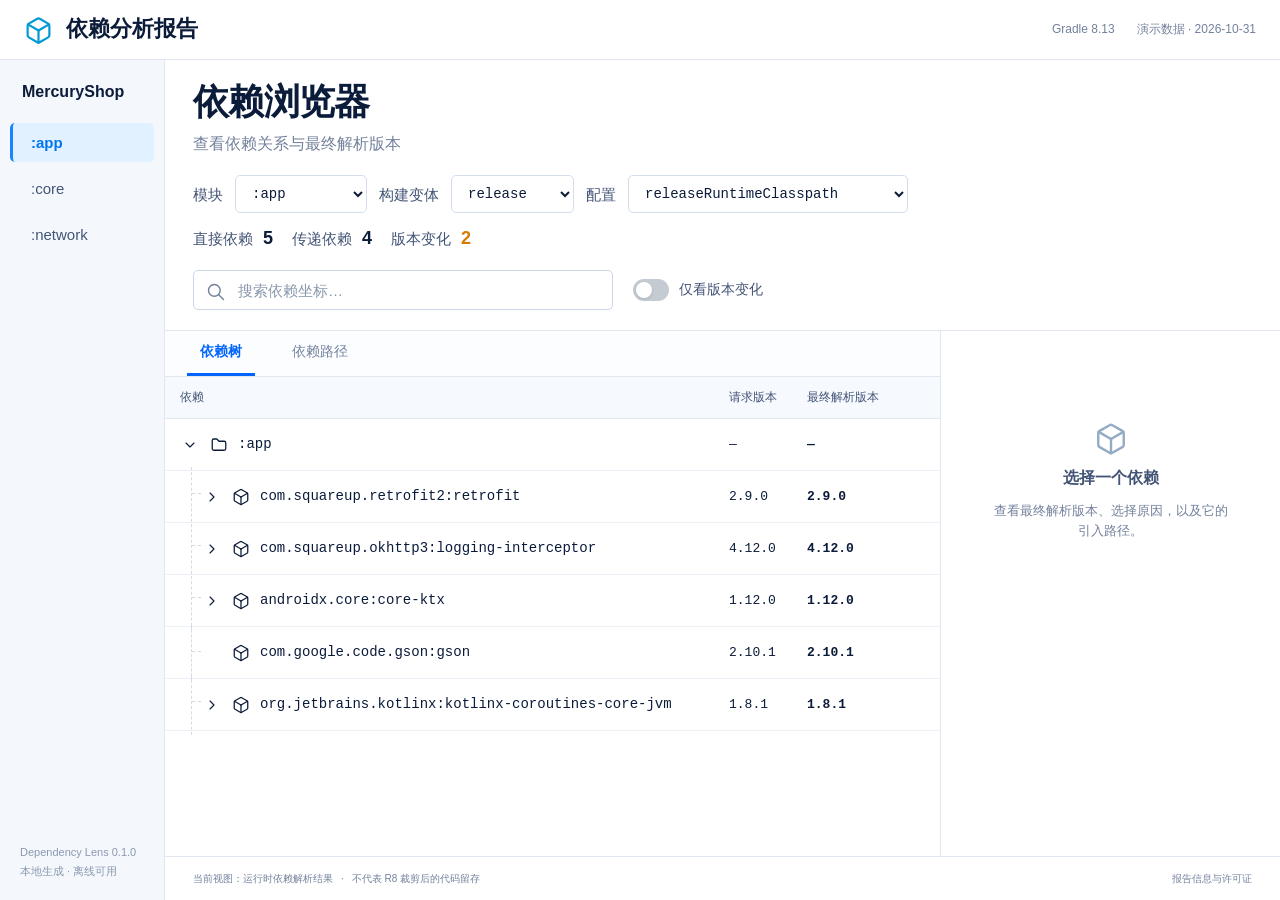
<file: reports/demo.html>
<!doctype html>
<html lang="zh-CN">
  <head>
    <meta charset="utf-8" />
    <meta name="viewport" content="width=device-width, initial-scale=1" />
    <meta
      http-equiv="Content-Security-Policy"
      content="default-src 'none'; script-src 'unsafe-inline'; style-src 'unsafe-inline'; img-src data:; connect-src 'none'; font-src 'none'; base-uri 'none'; form-action 'none'"
    />
    <title>依赖分析报告 · Dependency Lens</title>
    <style>
      :root {
  color-scheme: light;
  --ink: #0b1b3a;
  --text: #435476;
  --muted: #73819c;
  --line: #e0e7f0;
  --soft: #f6f9fd;
  --blue: #0065ff;
  --cyan: #e9fafd;
  --amber: #d67c00;
  --amber-bg: #fff5e5;
  --error: #b33a32;
  --font:
    -apple-system, BlinkMacSystemFont, "Segoe UI", "PingFang SC",
    "Microsoft YaHei", sans-serif;
  --mono: "SFMono-Regular", Consolas, "Liberation Mono", monospace;
}
* {
  box-sizing: border-box;
}
body {
  margin: 0;
  background: #fff;
  color: var(--ink);
  font: 15px/1.55 var(--font);
}
button,
input,
select {
  font: inherit;
}
button,
a,
input,
select {
  outline-offset: 3px;
}
button {
  cursor: pointer;
  color: inherit;
}
button:disabled {
  cursor: default;
  opacity: 0.5;
}
button:focus-visible,
a:focus-visible,
input:focus-visible,
select:focus-visible {
  outline: 2px solid var(--blue);
}
button {
  background: none;
  border: 0;
}
a {
  color: var(--blue);
}
[hidden] {
  display: none !important;
}
svg.icon {
  width: 20px;
  height: 20px;
  stroke-width: 1.7;
  vertical-align: middle;
  flex: none;
}
.report-header {
  height: 60px;
  display: flex;
  align-items: center;
  justify-content: space-between;
  padding: 0 24px;
  border-bottom: 1px solid var(--line);
}
.brand {
  display: flex;
  align-items: center;
  gap: 13px;
  color: var(--ink);
  text-decoration: none;
  font-size: 22px;
}
.brand svg {
  width: 29px;
  height: 29px;
  color: #0098d5;
  stroke-width: 1.8;
}
.report-meta {
  display: flex;
  gap: 22px;
  align-items: center;
  color: var(--muted);
  font-size: 12px;
}
.app-shell {
  height: calc(100vh - 60px);
  min-height: 640px;
  display: grid;
  grid-template-columns: 190px minmax(0, 1fr);
}
.module-sidebar {
  background: #f4f8fc;
  border-right: 1px solid var(--line);
  display: flex;
  flex-direction: column;
  padding-top: 20px;
  min-height: 0;
}
.project-name {
  font-size: 16px;
  font-weight: 650;
  padding: 0 22px 18px;
  overflow-wrap: anywhere;
}
.module-sidebar nav {
  overflow: auto;
}
.module-btn {
  display: block;
  text-align: left;
  width: calc(100% - 20px);
  padding: 8px 18px;
  margin: 0 10px 7px;
  border-radius: 5px;
  color: var(--text);
  font-size: 15px;
  border-left: 3px solid transparent;
  overflow-wrap: anywhere;
}
.module-btn:hover {
  background: #eaf1f9;
}
.module-btn.active {
  background: #e1f1ff;
  color: #0074ef;
  border-left-color: #1685ff;
  font-weight: 650;
}
.module-btn small {
  font-size: 10px;
  margin-left: 7px;
  opacity: 0.7;
}
.sidebar-note {
  margin-top: auto;
  padding: 20px;
  color: #8a98b0;
  font-size: 11px;
}
.sidebar-note small {
  display: block;
  font-size: 11px;
  margin-top: 2px;
}
.workspace {
  display: flex;
  flex-direction: column;
  min-height: 0;
  min-width: 0;
}
.intro {
  padding: 24px 28px 20px;
}
.intro h1 {
  margin: 0;
  font-size: 36px;
  line-height: 1.35;
  letter-spacing: -0.7px;
  font-weight: 730;
}
.intro > p {
  color: var(--muted);
  font-size: 16px;
  margin: 5px 0 25px;
}
.scope-row {
  display: flex;
  align-items: center;
  gap: 16px;
  flex-wrap: wrap;
}
.scope-row label {
  display: flex;
  align-items: center;
  gap: 12px;
  color: var(--text);
  white-space: nowrap;
}
.scope-row select {
  height: 38px;
  min-width: 118px;
  padding: 0 30px 0 12px;
  border: 1px solid #d4ddeb;
  border-radius: 5px;
  background: #fff;
  color: var(--ink);
  font-family: var(--mono);
  font-size: 14px;
  max-width: 280px;
}
.scope-row .configuration-label {
  flex: 1;
}
.configuration-label select {
  width: 100%;
  min-width: 220px;
}
.stats {
  display: flex;
  gap: 19px;
  white-space: nowrap;
  margin-left: auto;
  align-items: center;
}
.stats span {
  color: var(--text);
  display: flex;
  align-items: baseline;
  gap: 10px;
}
.stats strong {
  color: var(--ink);
  font-size: 18px;
}
.stats .changed-count {
  color: var(--amber);
}
.search-row {
  display: flex;
  align-items: center;
  gap: 20px;
  margin-top: 17px;
}
.search-field {
  display: flex;
  align-items: center;
  width: 420px;
  border: 1px solid #cbd6e8;
  border-radius: 5px;
  height: 40px;
  padding: 0 12px;
  gap: 10px;
  color: var(--muted);
}
.search-field:focus-within {
  border-color: var(--blue);
  box-shadow: 0 0 0 2px #0065ff12;
}
.search-field input {
  min-width: 0;
  flex: 1;
  border: 0;
  background: none;
  outline: none;
  color: var(--ink);
  font-size: 15px;
  height: 100%;
}
.search-field input::placeholder {
  color: #8a98ae;
}
.search-field input::-webkit-search-cancel-button {
  display: none;
}
.icon-btn {
  display: inline-flex;
  align-items: center;
  justify-content: center;
  width: 30px;
  height: 30px;
  border-radius: 4px;
  color: var(--text);
  padding: 4px;
}
.icon-btn:hover {
  background: #ecf2f9;
}
.toggle-label {
  display: inline-flex;
  align-items: center;
  gap: 10px;
  cursor: pointer;
  color: var(--text);
  font-size: 14px;
  position: relative;
}
.toggle-label input {
  position: absolute;
  width: 34px;
  height: 22px;
  opacity: 0;
  margin: 0;
}
.toggle-track {
  height: 22px;
  width: 36px;
  border-radius: 20px;
  background: #c5cbd3;
  position: relative;
  flex: none;
  transition: background 0.15s;
}
.toggle-track:after {
  content: "";
  position: absolute;
  left: 3px;
  top: 3px;
  width: 16px;
  height: 16px;
  border-radius: 50%;
  background: #fff;
  box-shadow: 0 1px 3px #0002;
  transition: transform 0.15s;
}
.toggle-label input:checked + .toggle-track {
  background: var(--blue);
}
.toggle-label input:checked + .toggle-track:after {
  transform: translateX(14px);
}
.toggle-label input:focus-visible + .toggle-track {
  outline: 2px solid var(--blue);
  outline-offset: 3px;
}
.browser-area {
  flex: 1;
  min-height: 0;
  display: grid;
  grid-template-columns: minmax(0, 1fr) 460px;
  border-top: 1px solid var(--line);
}
.dependency-view {
  display: flex;
  flex-direction: column;
  min-width: 0;
  min-height: 0;
}
.view-toolbar {
  height: 46px;
  min-height: 46px;
  border-bottom: 1px solid var(--line);
  display: flex;
  align-items: center;
  justify-content: space-between;
  padding: 0 22px;
  background: #fbfdff;
  gap: 14px;
}
.view-tabs {
  display: flex;
  align-self: stretch;
  gap: 24px;
}
.view-tabs button {
  color: var(--muted);
  padding: 0 13px;
  border-bottom: 3px solid transparent;
  font-size: 14px;
}
.view-tabs button[aria-selected="true"] {
  color: var(--blue);
  border-bottom-color: var(--blue);
  font-weight: 650;
}
.view-tabs button:hover {
  color: var(--blue);
}
#current-dependency {
  font-size: 12px;
  color: var(--muted);
  overflow: hidden;
  text-overflow: ellipsis;
  white-space: nowrap;
}
.tree-view {
  overflow: auto;
  flex: 1;
  position: relative;
  min-height: 0;
}
.tree-header,
.tree-row {
  display: grid;
  grid-template-columns: minmax(180px, 1fr) 92px 142px;
  align-items: center;
  padding: 0 23px;
  gap: 12px;
  min-width: 530px;
}
.tree-header {
  height: 42px;
  font-size: 12px;
  color: var(--text);
  background: var(--soft);
  border-bottom: 1px solid var(--line);
  position: sticky;
  top: 0;
  z-index: 2;
}
.tree-row {
  min-height: 52px;
  border-bottom: 1px solid #edf1f7;
  cursor: pointer;
  position: relative;
}
.tree-row:hover {
  background: #f6faff;
}
.tree-row.selected {
  background: var(--cyan);
}
.tree-row:focus-visible {
  outline-offset: -3px;
}
.tree-row .dependency-name {
  display: flex;
  align-items: center;
  gap: 10px;
  min-width: 0;
  padding-left: calc(var(--depth, 0) * 22px);
  position: relative;
}
.tree-row .dependency-name .branch-line {
  position: absolute;
  left: calc(var(--depth, 0) * 22px - 11px);
  top: -17px;
  bottom: -17px;
  border-left: 1px dashed #d1dce8;
}
.tree-row .dependency-name .branch-line:after {
  content: "";
  position: absolute;
  left: 0;
  top: 26px;
  width: 9px;
  border-top: 1px dashed #d1dce8;
}
.expand-btn {
  display: flex;
  align-items: center;
  justify-content: center;
  width: 20px;
  height: 26px;
  padding: 0;
  flex: none;
  position: relative;
  z-index: 1;
  background: transparent;
}
.expand-btn svg {
  width: 16px;
  height: 16px;
}
.expand-spacer {
  width: 20px;
  flex: none;
}
.node-icon {
  color: var(--ink);
  display: inline-flex;
}
.node-icon svg {
  width: 18px;
  height: 18px;
}
.coordinate {
  font-family: var(--mono);
  font-size: 14px;
  overflow: hidden;
  text-overflow: ellipsis;
  white-space: nowrap;
}
.node-label {
  display: flex;
  align-items: center;
  gap: 7px;
  min-width: 0;
  flex: 1;
}
.node-label .coordinate {
  display: block;
}
.node-copy {
  min-width: 0;
  overflow: hidden;
}
.node-copy small {
  display: block;
  font-size: 10px;
  color: var(--muted);
  line-height: 1.25;
  margin: 2px 0 6px;
}
.request-version,
.selected-version {
  font-family: var(--mono);
  font-size: 13px;
  overflow: hidden;
  text-overflow: ellipsis;
  white-space: nowrap;
}
.selected-version {
  font-weight: 650;
  display: flex;
  gap: 10px;
  align-items: center;
}
.change-label {
  font: 11px var(--font);
  color: var(--amber);
  white-space: nowrap;
  font-weight: 500;
  font-size: 12px;
}
.type-label {
  font: 10px var(--font);
  color: var(--muted);
  white-space: nowrap;
  border: 1px solid var(--line);
  border-radius: 3px;
  padding: 1px 3px;
}
.error-text {
  color: var(--error) !important;
}
.cycle-text {
  font: 10px var(--font);
  color: var(--muted);
}
.load-more {
  margin: 18px 24px;
  color: var(--blue);
  padding: 8px;
  border: 1px solid var(--line);
  border-radius: 5px;
}
.empty-state {
  display: flex;
  flex-direction: column;
  align-items: center;
  justify-content: center;
  gap: 10px;
  text-align: center;
  min-height: 260px;
  color: var(--muted);
  padding: 30px;
  flex: 1;
}
.empty-state svg {
  width: 34px;
  height: 34px;
  color: #94abc5;
}
.empty-state h3 {
  margin: 0;
  color: var(--text);
  font-size: 16px;
}
.empty-state p {
  margin: 0;
  max-width: 330px;
  font-size: 13px;
}
.dependency-details {
  border-left: 1px solid var(--line);
  padding: 24px 24px 28px;
  overflow: auto;
  min-width: 0;
}
.details-header {
  position: relative;
}
.details-header h2 {
  padding-right: 80px;
  font-size: 27px;
  line-height: 1.2;
  margin: 4px 0 8px;
  overflow-wrap: anywhere;
}
.details-group {
  font-size: 15px;
  color: var(--text);
  font-family: var(--mono);
  overflow-wrap: anywhere;
}
.copy-btn {
  position: absolute;
  right: 0;
  top: 6px;
  border: 1px solid #cfd9e8;
  border-radius: 5px;
  padding: 7px 9px;
  display: flex;
  gap: 6px;
  align-items: center;
  font-size: 11px;
  background: #fff;
}
.copy-btn svg {
  width: 15px;
  height: 15px;
}
.copy-btn:hover {
  border-color: var(--blue);
  color: var(--blue);
}
.detail-section {
  padding: 19px 0;
  border-bottom: 1px solid var(--line);
}
.detail-section:last-child {
  border-bottom: 0;
}
.detail-section h3 {
  font-size: 16px;
  display: flex;
  align-items: center;
  gap: 9px;
  margin: 0 0 13px;
}
.detail-section h3 svg {
  width: 20px;
  height: 20px;
}
.detail-label {
  font-weight: 600;
  font-size: 15px;
  color: var(--text);
  margin: 6px 0 8px;
}
.final-version {
  font-size: 43px;
  font-weight: 720;
  color: var(--blue);
  letter-spacing: 0.5px;
  line-height: 1.25;
  overflow-wrap: anywhere;
}
.request-row {
  font-family: var(--mono);
  display: flex;
  gap: 15px;
  padding: 8px 0;
  border-top: 1px solid #edf1f7;
  font-weight: 600;
  font-size: 16px;
  align-items: center;
  flex-wrap: wrap;
}
.request-row.changed {
  color: var(--amber);
}
.request-row small {
  font-family: var(--font);
  font-weight: 400;
  font-size: 10px;
  line-height: 1.4;
}
.request-row .icon {
  width: 14px;
  height: 14px;
  color: var(--text);
}
.reason-title {
  font-weight: 600;
  font-size: 15px;
  margin-bottom: 5px;
}
.reason-description,
.detail-note {
  font-size: 14px;
  color: var(--muted);
  line-height: 1.7;
  overflow-wrap: anywhere;
  margin: 0;
}
.reason-item + .reason-item {
  margin-top: 12px;
}
.incoming-path {
  display: grid;
  grid-template-columns: 22px minmax(0, 1fr);
  gap: 8px;
  margin-bottom: 12px;
}
.path-number {
  width: 20px;
  height: 20px;
  background: #edf3fa;
  border-radius: 50%;
  text-align: center;
  font-size: 12px;
  line-height: 20px;
}
.path-coordinates {
  font-family: var(--mono);
  font-size: 12px;
  line-height: 1.9;
  overflow-wrap: anywhere;
}
.path-coordinates span {
  display: inline;
}
.path-arrow {
  color: #8ca0bc;
  margin: 0 5px;
}
.text-button {
  font-size: 14px;
  color: var(--blue);
  padding: 4px 0;
  display: inline-flex;
  align-items: center;
  gap: 6px;
}
.text-button:hover {
  text-decoration: underline;
}
.text-button .icon {
  width: 16px;
  height: 16px;
}
.child-item {
  display: block;
  text-align: left;
  padding: 7px 0;
  color: var(--text);
  font: 11px/1.6 var(--mono);
  overflow-wrap: anywhere;
  border-top: 1px solid #edf1f7;
  width: 100%;
}
.child-item:hover {
  color: var(--blue);
}
.attribute-list {
  display: grid;
  grid-template-columns: 1fr;
  gap: 7px;
  margin: 10px 0 0;
  font: 10px/1.6 var(--mono);
  overflow-wrap: anywhere;
}
.attribute-list dt {
  color: var(--muted);
}
.attribute-list dd {
  margin: 0;
  color: var(--text);
}
.variant-details {
  margin-top: 16px;
  font-size: 11px;
  color: var(--muted);
}
.variant-details summary {
  cursor: pointer;
}
.report-footer {
  height: 44px;
  min-height: 44px;
  padding: 0 28px;
  border-top: 1px solid var(--line);
  display: flex;
  align-items: center;
  gap: 8px;
  color: var(--muted);
  font-size: 10px;
}
.report-footer > span + span:before {
  content: "·";
  margin-right: 8px;
}
.report-footer button {
  margin-left: auto;
  color: var(--muted);
  font-size: 10px;
  padding: 4px 0;
  white-space: nowrap;
}
.report-footer button:hover {
  color: var(--blue);
}
.issue-banner {
  background: #fff7e8;
  border-top: 1px solid #f0dcb4;
  color: #8d5812;
  padding: 9px 28px;
  font-size: 12px;
  max-height: 120px;
  overflow: auto;
}
.issue-banner summary {
  cursor: pointer;
}
.issue-banner ul {
  padding-left: 20px;
}
.paths-view {
  position: relative;
  flex: 1;
  min-height: 0;
  overflow: hidden;
  display: flex;
  flex-direction: column;
}
.path-breadcrumb {
  font-size: 16px;
  padding: 20px 22px 0;
  position: relative;
  z-index: 1;
}
.path-breadcrumb span:first-child {
  color: var(--blue);
  font-family: var(--mono);
}
.path-breadcrumb span + span:before {
  content: "/";
  color: #65758f;
  margin: 0 13px;
}
.path-canvas {
  flex: 1;
  min-height: 80px;
  overflow: hidden;
  touch-action: none;
  cursor: grab;
}
.path-canvas.dragging {
  cursor: grabbing;
}
.path-svg {
  width: 100%;
  height: 100%;
  display: block;
  user-select: none;
}
.graph-node {
  cursor: pointer;
  outline: none;
}
.graph-node rect {
  fill: #fff;
  stroke: #758db2;
  stroke-width: 1.1;
}
.graph-node.selected rect {
  fill: var(--cyan);
  stroke: var(--blue);
  stroke-width: 1.5;
}
.graph-node:hover rect,
.graph-node:focus rect {
  stroke: var(--blue);
  stroke-width: 2;
}
.graph-node text {
  font-family: var(--mono);
  fill: var(--ink);
  pointer-events: none;
}
.graph-node .graph-group {
  font-size: 11px;
  fill: #647596;
}
.graph-node .graph-name {
  font-size: 14px;
  font-weight: 650;
}
.graph-node .graph-version {
  font-size: 14px;
  fill: #526b93;
}
.graph-node.selected .graph-version {
  fill: var(--blue);
  font-weight: 700;
  font-size: 20px;
}
.graph-node .selected-tag {
  fill: var(--blue);
  font-size: 9px;
  font-family: var(--font);
  font-weight: 600;
}
.graph-edge {
  fill: none;
  stroke: #6b83a8;
  stroke-width: 1.2;
}
.graph-edge.changed {
  stroke: #e88900;
}
.graph-edge-label {
  font: 12px var(--font);
  fill: #536c92;
}
.graph-edge-label.changed {
  fill: #ce7500;
}
.path-actions {
  display: flex;
  justify-content: space-between;
  align-items: center;
  gap: 10px;
  padding: 14px 22px 20px;
  flex-wrap: wrap;
}
.zoom-controls {
  display: flex;
  align-items: center;
  gap: 12px;
}
.zoom-controls .icon-btn {
  border: 1px solid #cfd9e8;
  border-radius: 4px;
  width: 34px;
  height: 34px;
}
.zoom-controls span {
  font-size: 13px;
  min-width: 38px;
  text-align: center;
}
.graph-legend {
  display: flex;
  align-items: center;
  gap: 12px;
  color: var(--muted);
  font-size: 11px;
}
.graph-legend > span {
  display: inline-flex;
  align-items: center;
  gap: 5px;
}
.graph-legend svg {
  width: 20px;
  height: 20px;
}
.graph-legend .amber {
  color: var(--amber);
}
.graph-notice {
  padding: 4px 22px;
  font-size: 11px;
  color: var(--muted);
  background: var(--soft);
}
.graph-notice button {
  color: var(--blue);
  font-size: 11px;
}
.paths-view .empty-state {
  height: 100%;
}
.coordinate-box {
  display: block;
  width: 100%;
  resize: none;
  min-height: 50px;
  border: 1px solid var(--line);
  border-radius: 4px;
  background: var(--soft);
  font: 11px var(--mono);
  padding: 9px;
  color: var(--text);
}
dialog {
  border: 1px solid var(--line);
  border-radius: 10px;
  max-width: 600px;
  width: calc(100vw - 60px);
  padding: 24px;
  color: var(--ink);
  box-shadow: 0 15px 80px #10244225;
}
dialog::backdrop {
  background: #10244245;
}
.dialog-title {
  display: flex;
  justify-content: space-between;
  align-items: center;
}
.dialog-title h2 {
  font-size: 20px;
  margin: 0;
}
#about-content {
  font-size: 13px;
  color: var(--text);
  line-height: 1.8;
}
#about-content h3 {
  font-size: 14px;
  margin: 20px 0 6px;
}
#about-content p {
  overflow-wrap: anywhere;
}
.sr-only {
  position: absolute;
  width: 1px;
  height: 1px;
  padding: 0;
  margin: -1px;
  overflow: hidden;
  clip: rect(0, 0, 0, 0);
  white-space: nowrap;
  border: 0;
}
@media (min-width: 1550px) {
  .browser-area {
    grid-template-columns: minmax(0, 1fr) 440px;
  }
  .tree-header,
  .tree-row {
    grid-template-columns: minmax(230px, 1fr) 104px 156px;
  }
  .coordinate {
    font-size: 13px;
  }
}
@media (max-width: 1330px) {
  .stats {
    width: 100%;
    justify-content: flex-start;
    margin-left: 0;
  }
  .intro > p {
    margin-bottom: 19px;
  }
  .scope-row {
    gap: 12px;
  }
  .intro {
    padding-top: 18px;
  }
  .browser-area {
    grid-template-columns: minmax(0, 1fr) 340px;
  }
  .dependency-details {
    padding: 20px;
  }
  .app-shell {
    grid-template-columns: 165px minmax(0, 1fr);
  }
  .tree-header,
  .tree-row {
    padding: 0 15px;
    grid-template-columns: minmax(170px, 1fr) 70px 118px;
    gap: 8px;
  }
  .change-label {
    font-size: 10px;
  }
}
@media (max-width: 950px) {
  .app-shell {
    height: auto;
    min-height: calc(100vh - 60px);
    grid-template-columns: 135px minmax(0, 1fr);
  }
  .report-meta #environment {
    display: none;
  }
  .intro {
    padding: 20px;
  }
  .intro h1 {
    font-size: 30px;
  }
  .scope-row .configuration-label {
    flex: auto;
  }
  .scope-row select {
    min-width: 95px;
    max-width: 240px;
  }
  .browser-area {
    display: flex;
    flex-direction: column;
    flex: none;
    min-height: 500px;
  }
  .dependency-view {
    min-height: 480px;
    height: 60vh;
  }
  .dependency-details {
    border-left: 0;
    border-top: 1px solid var(--line);
  }
  .report-footer {
    padding: 12px 20px;
    height: auto;
    flex-wrap: wrap;
  }
  .report-footer button {
    margin-left: 0;
  }
  .search-field {
    width: 100%;
  }
  .search-row {
    align-items: flex-start;
    flex-direction: column;
    gap: 12px;
  }
  .sidebar-note {
    display: none;
  }
  .brand {
    font-size: 18px;
  }
  .report-header {
    padding: 0 16px;
  }
  .module-btn {
    padding-left: 10px;
  }
  .project-name {
    padding-left: 16px;
    font-size: 14px;
  }
}

.reason-raw {
  font-size: 11px;
  color: var(--muted);
  margin-top: 7px;
}
.reason-raw summary {
  cursor: pointer;
}

    </style>
  </head>
  <body>
    <header class="report-header">
      <a class="brand" href="#" aria-label="依赖分析报告首页"
        ><span data-icon="cube"></span><strong>依赖分析报告</strong></a
      >
      <div class="report-meta">
        <span id="environment"></span><span id="report-date"></span>
      </div>
    </header>
    <div class="app-shell">
      <aside class="module-sidebar" aria-label="模块导航">
        <div id="project-name" class="project-name"></div>
        <nav id="module-nav"></nav>
        <div class="sidebar-note">
          Dependency Lens <span id="plugin-version"></span
          ><small>本地生成 · 离线可用</small>
        </div>
      </aside>
      <main class="workspace">
        <section class="intro" aria-labelledby="page-title">
          <h1 id="page-title">依赖浏览器</h1>
          <p>查看依赖关系与最终解析版本</p>
          <div class="scope-row">
            <label
              >模块<select id="module-select" aria-label="模块"></select
            ></label>
            <label
              >构建变体<select
                id="variant-select"
                aria-label="构建变体"
              ></select
            ></label>
            <label class="configuration-label"
              >配置<select id="scope-select" aria-label="依赖配置"></select
            ></label>
            <div id="stats" class="stats" aria-live="polite"></div>
          </div>
          <div class="search-row">
            <div class="search-field">
              <span data-icon="search"></span
              ><input
                id="search"
                type="search"
                placeholder="搜索依赖坐标…"
                aria-label="搜索依赖坐标"
                autocomplete="off"
              /><button
                id="clear-search"
                class="icon-btn"
                aria-label="清空搜索"
                hidden
              >
                <span data-icon="x"></span>
              </button>
            </div>
            <label class="toggle-label"
              ><input type="checkbox" id="changes-only" role="switch" /><span
                class="toggle-track"
                aria-hidden="true"
              ></span
              >仅看版本变化</label
            >
          </div>
        </section>
        <div id="issue-banner" class="issue-banner" hidden></div>
        <div class="browser-area">
          <section class="dependency-view" aria-label="依赖关系">
            <div class="view-toolbar">
              <div class="view-tabs" role="tablist" aria-label="依赖视图">
                <button
                  id="tree-tab"
                  role="tab"
                  aria-selected="true"
                  aria-controls="tree-view"
                >
                  依赖树</button
                ><button
                  id="paths-tab"
                  role="tab"
                  aria-selected="false"
                  aria-controls="paths-view"
                >
                  依赖路径
                </button>
              </div>
              <span id="current-dependency"></span>
            </div>
            <div
              id="tree-view"
              role="tabpanel"
              aria-labelledby="tree-tab"
              class="tree-view"
            ></div>
            <div
              id="paths-view"
              role="tabpanel"
              aria-labelledby="paths-tab"
              class="paths-view"
              hidden
            ></div>
          </section>
          <aside
            id="dependency-details"
            class="dependency-details"
            aria-label="依赖详情"
          ></aside>
        </div>
        <footer class="report-footer">
          <span id="scope-note"></span><span>不代表 R8 裁剪后的代码留存</span
          ><button id="about-button">报告信息与许可证</button>
        </footer>
      </main>
    </div>
    <dialog id="about-dialog">
      <div class="dialog-title">
        <h2>关于这份报告</h2>
        <button id="close-about" class="icon-btn" aria-label="关闭">
          <span data-icon="x"></span>
        </button>
      </div>
      <div id="about-content"></div>
    </dialog>
    <div
      id="announcement"
      class="sr-only"
      role="status"
      aria-live="polite"
    ></div>
    <script id="report-data" type="application/json">{"schemaVersion":1,"projectName":"MercuryShop","generatedAt":"2026-10-31T18:00:00+08:00","pluginVersion":"0.1.0","gradleVersion":"8.13","demo":true,"modules":[{"path":":app","type":"application","agpVersion":"8.13.2","graphs":[{"id":":app|debugruntime","module":":app","variant":"debug","scope":"runtime","configuration":"debugRuntimeClasspath","rootId":"root","status":"complete","nodes":[{"id":"root","componentId":"root","name":":app","coordinate":":app","kind":"root","resolved":true,"version":null,"reasons":[],"attributes":{}},{"id":"n1","componentId":"n1","name":"retrofit","group":"com.squareup.retrofit2","version":"2.9.0","coordinate":"com.squareup.retrofit2:retrofit:2.9.0","kind":"module","resolved":true,"variant":"runtimeElements","attributes":{"org.gradle.usage":"java-runtime"},"reasons":[]},{"id":"n2","componentId":"n2","name":"okhttp","group":"com.squareup.okhttp3","version":"4.12.0","coordinate":"com.squareup.okhttp3:okhttp:4.12.0","kind":"module","resolved":true,"variant":"runtimeElements","attributes":{"org.gradle.usage":"java-runtime"},"reasons":[{"cause":"CONFLICT_RESOLUTION","description":"By conflict resolution: between versions 4.12.0 and 4.9.3"}]},{"id":"n3","componentId":"n3","name":"okio-jvm","group":"com.squareup.okio","version":"3.6.0","coordinate":"com.squareup.okio:okio-jvm:3.6.0","kind":"module","resolved":true,"variant":"runtimeElements","attributes":{"org.gradle.usage":"java-runtime"},"reasons":[]},{"id":"n4","componentId":"n4","name":"logging-interceptor","group":"com.squareup.okhttp3","version":"4.12.0","coordinate":"com.squareup.okhttp3:logging-interceptor:4.12.0","kind":"module","resolved":true,"variant":"runtimeElements","attributes":{"org.gradle.usage":"java-runtime"},"reasons":[]},{"id":"n5","componentId":"n5","name":"core-ktx","group":"androidx.core","version":"1.12.0","coordinate":"androidx.core:core-ktx:1.12.0","kind":"module","resolved":true,"variant":"runtimeElements","attributes":{"org.gradle.usage":"java-runtime"},"reasons":[]},{"id":"n6","componentId":"n6","name":"kotlin-stdlib","group":"org.jetbrains.kotlin","version":"1.9.24","coordinate":"org.jetbrains.kotlin:kotlin-stdlib:1.9.24","kind":"module","resolved":true,"variant":"runtimeElements","attributes":{"org.gradle.usage":"java-runtime"},"reasons":[{"cause":"CONFLICT_RESOLUTION","description":"By conflict resolution: between versions 1.9.24 and 1.8.21"}]},{"id":"n7","componentId":"n7","name":"gson","group":"com.google.code.gson","version":"2.10.1","coordinate":"com.google.code.gson:gson:2.10.1","kind":"module","resolved":true,"variant":"runtimeElements","attributes":{"org.gradle.usage":"java-runtime"},"reasons":[]},{"id":"n8","componentId":"n8","name":"kotlinx-coroutines-core-jvm","group":"org.jetbrains.kotlinx","version":"1.8.1","coordinate":"org.jetbrains.kotlinx:kotlinx-coroutines-core-jvm:1.8.1","kind":"module","resolved":true,"variant":"runtimeElements","attributes":{"org.gradle.usage":"java-runtime"},"reasons":[]},{"id":"n9","componentId":"n9","name":"annotations","group":"org.jetbrains","version":"23.0.0","coordinate":"org.jetbrains:annotations:23.0.0","kind":"module","resolved":true,"variant":"runtimeElements","attributes":{"org.gradle.usage":"java-runtime"},"reasons":[]}],"edges":[{"id":"e0","from":"root","to":"n1","constraint":false,"changeKind":"none","requested":{"display":"com.squareup.retrofit2:retrofit:2.9.0","kind":"module","group":"com.squareup.retrofit2","name":"retrofit","version":"2.9.0"}},{"id":"e1","from":"n1","to":"n2","constraint":false,"changeKind":"version","requested":{"display":"com.squareup.okhttp3:okhttp:4.9.3","kind":"module","group":"com.squareup.okhttp3","name":"okhttp","version":"4.9.3"}},{"id":"e2","from":"n2","to":"n3","constraint":false,"changeKind":"none","requested":{"display":"com.squareup.okio:okio-jvm:3.6.0","kind":"module","group":"com.squareup.okio","name":"okio-jvm","version":"3.6.0"}},{"id":"e3","from":"root","to":"n4","constraint":false,"changeKind":"none","requested":{"display":"com.squareup.okhttp3:logging-interceptor:4.12.0","kind":"module","group":"com.squareup.okhttp3","name":"logging-interceptor","version":"4.12.0"}},{"id":"e4","from":"n4","to":"n2","constraint":false,"changeKind":"none","requested":{"display":"com.squareup.okhttp3:okhttp:4.12.0","kind":"module","group":"com.squareup.okhttp3","name":"okhttp","version":"4.12.0"}},{"id":"e5","from":"root","to":"n5","constraint":false,"changeKind":"none","requested":{"display":"androidx.core:core-ktx:1.12.0","kind":"module","group":"androidx.core","name":"core-ktx","version":"1.12.0"}},{"id":"e6","from":"n5","to":"n6","constraint":false,"changeKind":"version","requested":{"display":"org.jetbrains.kotlin:kotlin-stdlib:1.8.21","kind":"module","group":"org.jetbrains.kotlin","name":"kotlin-stdlib","version":"1.8.21"}},{"id":"e7","from":"root","to":"n7","constraint":false,"changeKind":"none","requested":{"display":"com.google.code.gson:gson:2.10.1","kind":"module","group":"com.google.code.gson","name":"gson","version":"2.10.1"}},{"id":"e8","from":"root","to":"n8","constraint":false,"changeKind":"none","requested":{"display":"org.jetbrains.kotlinx:kotlinx-coroutines-core-jvm:1.8.1","kind":"module","group":"org.jetbrains.kotlinx","name":"kotlinx-coroutines-core-jvm","version":"1.8.1"}},{"id":"e9","from":"n8","to":"n6","constraint":false,"changeKind":"none","requested":{"display":"org.jetbrains.kotlin:kotlin-stdlib:1.9.24","kind":"module","group":"org.jetbrains.kotlin","name":"kotlin-stdlib","version":"1.9.24"}},{"id":"e10","from":"n3","to":"n6","constraint":false,"changeKind":"none","requested":{"display":"org.jetbrains.kotlin:kotlin-stdlib:1.9.24","kind":"module","group":"org.jetbrains.kotlin","name":"kotlin-stdlib","version":"1.9.24"}},{"id":"e11","from":"n6","to":"n9","constraint":false,"changeKind":"none","requested":{"display":"org.jetbrains:annotations:23.0.0","kind":"module","group":"org.jetbrains","name":"annotations","version":"23.0.0"}}],"issues":[]},{"id":":app|debugcompile","module":":app","variant":"debug","scope":"compile","configuration":"debugCompileClasspath","rootId":"root","status":"complete","nodes":[{"id":"root","componentId":"root","name":":app","coordinate":":app","kind":"root","resolved":true,"version":null,"reasons":[],"attributes":{}},{"id":"n1","componentId":"n1","name":"retrofit","group":"com.squareup.retrofit2","version":"2.9.0","coordinate":"com.squareup.retrofit2:retrofit:2.9.0","kind":"module","resolved":true,"variant":"apiElements","attributes":{"org.gradle.usage":"java-api"},"reasons":[]},{"id":"n2","componentId":"n2","name":"okhttp","group":"com.squareup.okhttp3","version":"4.12.0","coordinate":"com.squareup.okhttp3:okhttp:4.12.0","kind":"module","resolved":true,"variant":"apiElements","attributes":{"org.gradle.usage":"java-api"},"reasons":[{"cause":"CONFLICT_RESOLUTION","description":"By conflict resolution: between versions 4.12.0 and 4.9.3"}]},{"id":"n3","componentId":"n3","name":"okio-jvm","group":"com.squareup.okio","version":"3.6.0","coordinate":"com.squareup.okio:okio-jvm:3.6.0","kind":"module","resolved":true,"variant":"apiElements","attributes":{"org.gradle.usage":"java-api"},"reasons":[]},{"id":"n4","componentId":"n4","name":"logging-interceptor","group":"com.squareup.okhttp3","version":"4.12.0","coordinate":"com.squareup.okhttp3:logging-interceptor:4.12.0","kind":"module","resolved":true,"variant":"apiElements","attributes":{"org.gradle.usage":"java-api"},"reasons":[]},{"id":"n5","componentId":"n5","name":"core-ktx","group":"androidx.core","version":"1.12.0","coordinate":"androidx.core:core-ktx:1.12.0","kind":"module","resolved":true,"variant":"apiElements","attributes":{"org.gradle.usage":"java-api"},"reasons":[]},{"id":"n6","componentId":"n6","name":"kotlin-stdlib","group":"org.jetbrains.kotlin","version":"1.9.24","coordinate":"org.jetbrains.kotlin:kotlin-stdlib:1.9.24","kind":"module","resolved":true,"variant":"apiElements","attributes":{"org.gradle.usage":"java-api"},"reasons":[{"cause":"CONFLICT_RESOLUTION","description":"By conflict resolution: between versions 1.9.24 and 1.8.21"}]},{"id":"n7","componentId":"n7","name":"gson","group":"com.google.code.gson","version":"2.10.1","coordinate":"com.google.code.gson:gson:2.10.1","kind":"module","resolved":true,"variant":"apiElements","attributes":{"org.gradle.usage":"java-api"},"reasons":[]},{"id":"n8","componentId":"n8","name":"kotlinx-coroutines-core-jvm","group":"org.jetbrains.kotlinx","version":"1.8.1","coordinate":"org.jetbrains.kotlinx:kotlinx-coroutines-core-jvm:1.8.1","kind":"module","resolved":true,"variant":"apiElements","attributes":{"org.gradle.usage":"java-api"},"reasons":[]},{"id":"n9","componentId":"n9","name":"annotations","group":"org.jetbrains","version":"23.0.0","coordinate":"org.jetbrains:annotations:23.0.0","kind":"module","resolved":true,"variant":"apiElements","attributes":{"org.gradle.usage":"java-api"},"reasons":[]},{"id":"n10","componentId":"n10","name":"checker-qual","group":"org.checkerframework","version":"3.37.0","coordinate":"org.checkerframework:checker-qual:3.37.0","kind":"module","resolved":true,"variant":"apiElements","attributes":{"org.gradle.usage":"java-api"},"reasons":[]}],"edges":[{"id":"e0","from":"root","to":"n1","constraint":false,"changeKind":"none","requested":{"display":"com.squareup.retrofit2:retrofit:2.9.0","kind":"module","group":"com.squareup.retrofit2","name":"retrofit","version":"2.9.0"}},{"id":"e1","from":"n1","to":"n2","constraint":false,"changeKind":"version","requested":{"display":"com.squareup.okhttp3:okhttp:4.9.3","kind":"module","group":"com.squareup.okhttp3","name":"okhttp","version":"4.9.3"}},{"id":"e2","from":"n2","to":"n3","constraint":false,"changeKind":"none","requested":{"display":"com.squareup.okio:okio-jvm:3.6.0","kind":"module","group":"com.squareup.okio","name":"okio-jvm","version":"3.6.0"}},{"id":"e3","from":"root","to":"n4","constraint":false,"changeKind":"none","requested":{"display":"com.squareup.okhttp3:logging-interceptor:4.12.0","kind":"module","group":"com.squareup.okhttp3","name":"logging-interceptor","version":"4.12.0"}},{"id":"e4","from":"n4","to":"n2","constraint":false,"changeKind":"none","requested":{"display":"com.squareup.okhttp3:okhttp:4.12.0","kind":"module","group":"com.squareup.okhttp3","name":"okhttp","version":"4.12.0"}},{"id":"e5","from":"root","to":"n5","constraint":false,"changeKind":"none","requested":{"display":"androidx.core:core-ktx:1.12.0","kind":"module","group":"androidx.core","name":"core-ktx","version":"1.12.0"}},{"id":"e6","from":"n5","to":"n6","constraint":false,"changeKind":"version","requested":{"display":"org.jetbrains.kotlin:kotlin-stdlib:1.8.21","kind":"module","group":"org.jetbrains.kotlin","name":"kotlin-stdlib","version":"1.8.21"}},{"id":"e7","from":"root","to":"n7","constraint":false,"changeKind":"none","requested":{"display":"com.google.code.gson:gson:2.10.1","kind":"module","group":"com.google.code.gson","name":"gson","version":"2.10.1"}},{"id":"e8","from":"root","to":"n8","constraint":false,"changeKind":"none","requested":{"display":"org.jetbrains.kotlinx:kotlinx-coroutines-core-jvm:1.8.1","kind":"module","group":"org.jetbrains.kotlinx","name":"kotlinx-coroutines-core-jvm","version":"1.8.1"}},{"id":"e9","from":"n8","to":"n6","constraint":false,"changeKind":"none","requested":{"display":"org.jetbrains.kotlin:kotlin-stdlib:1.9.24","kind":"module","group":"org.jetbrains.kotlin","name":"kotlin-stdlib","version":"1.9.24"}},{"id":"e10","from":"n3","to":"n6","constraint":false,"changeKind":"none","requested":{"display":"org.jetbrains.kotlin:kotlin-stdlib:1.9.24","kind":"module","group":"org.jetbrains.kotlin","name":"kotlin-stdlib","version":"1.9.24"}},{"id":"e11","from":"n6","to":"n9","constraint":false,"changeKind":"none","requested":{"display":"org.jetbrains:annotations:23.0.0","kind":"module","group":"org.jetbrains","name":"annotations","version":"23.0.0"}},{"id":"e12","from":"root","to":"n10","constraint":false,"changeKind":"none","requested":{"display":"org.checkerframework:checker-qual:3.37.0","kind":"module","group":"org.checkerframework","name":"checker-qual","version":"3.37.0"}}],"issues":[]},{"id":":app|releaseruntime","module":":app","variant":"release","scope":"runtime","configuration":"releaseRuntimeClasspath","rootId":"root","status":"complete","nodes":[{"id":"root","componentId":"root","name":":app","coordinate":":app","kind":"root","resolved":true,"version":null,"reasons":[],"attributes":{}},{"id":"n1","componentId":"n1","name":"retrofit","group":"com.squareup.retrofit2","version":"2.9.0","coordinate":"com.squareup.retrofit2:retrofit:2.9.0","kind":"module","resolved":true,"variant":"runtimeElements","attributes":{"org.gradle.usage":"java-runtime"},"reasons":[]},{"id":"n2","componentId":"n2","name":"okhttp","group":"com.squareup.okhttp3","version":"4.12.0","coordinate":"com.squareup.okhttp3:okhttp:4.12.0","kind":"module","resolved":true,"variant":"runtimeElements","attributes":{"org.gradle.usage":"java-runtime"},"reasons":[{"cause":"CONFLICT_RESOLUTION","description":"By conflict resolution: between versions 4.12.0 and 4.9.3"}]},{"id":"n3","componentId":"n3","name":"okio-jvm","group":"com.squareup.okio","version":"3.6.0","coordinate":"com.squareup.okio:okio-jvm:3.6.0","kind":"module","resolved":true,"variant":"runtimeElements","attributes":{"org.gradle.usage":"java-runtime"},"reasons":[]},{"id":"n4","componentId":"n4","name":"logging-interceptor","group":"com.squareup.okhttp3","version":"4.12.0","coordinate":"com.squareup.okhttp3:logging-interceptor:4.12.0","kind":"module","resolved":true,"variant":"runtimeElements","attributes":{"org.gradle.usage":"java-runtime"},"reasons":[]},{"id":"n5","componentId":"n5","name":"core-ktx","group":"androidx.core","version":"1.12.0","coordinate":"androidx.core:core-ktx:1.12.0","kind":"module","resolved":true,"variant":"runtimeElements","attributes":{"org.gradle.usage":"java-runtime"},"reasons":[]},{"id":"n6","componentId":"n6","name":"kotlin-stdlib","group":"org.jetbrains.kotlin","version":"1.9.24","coordinate":"org.jetbrains.kotlin:kotlin-stdlib:1.9.24","kind":"module","resolved":true,"variant":"runtimeElements","attributes":{"org.gradle.usage":"java-runtime"},"reasons":[{"cause":"CONFLICT_RESOLUTION","description":"By conflict resolution: between versions 1.9.24 and 1.8.21"}]},{"id":"n7","componentId":"n7","name":"gson","group":"com.google.code.gson","version":"2.10.1","coordinate":"com.google.code.gson:gson:2.10.1","kind":"module","resolved":true,"variant":"runtimeElements","attributes":{"org.gradle.usage":"java-runtime"},"reasons":[]},{"id":"n8","componentId":"n8","name":"kotlinx-coroutines-core-jvm","group":"org.jetbrains.kotlinx","version":"1.8.1","coordinate":"org.jetbrains.kotlinx:kotlinx-coroutines-core-jvm:1.8.1","kind":"module","resolved":true,"variant":"runtimeElements","attributes":{"org.gradle.usage":"java-runtime"},"reasons":[]},{"id":"n9","componentId":"n9","name":"annotations","group":"org.jetbrains","version":"23.0.0","coordinate":"org.jetbrains:annotations:23.0.0","kind":"module","resolved":true,"variant":"runtimeElements","attributes":{"org.gradle.usage":"java-runtime"},"reasons":[]}],"edges":[{"id":"e0","from":"root","to":"n1","constraint":false,"changeKind":"none","requested":{"display":"com.squareup.retrofit2:retrofit:2.9.0","kind":"module","group":"com.squareup.retrofit2","name":"retrofit","version":"2.9.0"}},{"id":"e1","from":"n1","to":"n2","constraint":false,"changeKind":"version","requested":{"display":"com.squareup.okhttp3:okhttp:4.9.3","kind":"module","group":"com.squareup.okhttp3","name":"okhttp","version":"4.9.3"}},{"id":"e2","from":"n2","to":"n3","constraint":false,"changeKind":"none","requested":{"display":"com.squareup.okio:okio-jvm:3.6.0","kind":"module","group":"com.squareup.okio","name":"okio-jvm","version":"3.6.0"}},{"id":"e3","from":"root","to":"n4","constraint":false,"changeKind":"none","requested":{"display":"com.squareup.okhttp3:logging-interceptor:4.12.0","kind":"module","group":"com.squareup.okhttp3","name":"logging-interceptor","version":"4.12.0"}},{"id":"e4","from":"n4","to":"n2","constraint":false,"changeKind":"none","requested":{"display":"com.squareup.okhttp3:okhttp:4.12.0","kind":"module","group":"com.squareup.okhttp3","name":"okhttp","version":"4.12.0"}},{"id":"e5","from":"root","to":"n5","constraint":false,"changeKind":"none","requested":{"display":"androidx.core:core-ktx:1.12.0","kind":"module","group":"androidx.core","name":"core-ktx","version":"1.12.0"}},{"id":"e6","from":"n5","to":"n6","constraint":false,"changeKind":"version","requested":{"display":"org.jetbrains.kotlin:kotlin-stdlib:1.8.21","kind":"module","group":"org.jetbrains.kotlin","name":"kotlin-stdlib","version":"1.8.21"}},{"id":"e7","from":"root","to":"n7","constraint":false,"changeKind":"none","requested":{"display":"com.google.code.gson:gson:2.10.1","kind":"module","group":"com.google.code.gson","name":"gson","version":"2.10.1"}},{"id":"e8","from":"root","to":"n8","constraint":false,"changeKind":"none","requested":{"display":"org.jetbrains.kotlinx:kotlinx-coroutines-core-jvm:1.8.1","kind":"module","group":"org.jetbrains.kotlinx","name":"kotlinx-coroutines-core-jvm","version":"1.8.1"}},{"id":"e9","from":"n8","to":"n6","constraint":false,"changeKind":"none","requested":{"display":"org.jetbrains.kotlin:kotlin-stdlib:1.9.24","kind":"module","group":"org.jetbrains.kotlin","name":"kotlin-stdlib","version":"1.9.24"}},{"id":"e10","from":"n3","to":"n6","constraint":false,"changeKind":"none","requested":{"display":"org.jetbrains.kotlin:kotlin-stdlib:1.9.24","kind":"module","group":"org.jetbrains.kotlin","name":"kotlin-stdlib","version":"1.9.24"}},{"id":"e11","from":"n6","to":"n9","constraint":false,"changeKind":"none","requested":{"display":"org.jetbrains:annotations:23.0.0","kind":"module","group":"org.jetbrains","name":"annotations","version":"23.0.0"}}],"issues":[]},{"id":":app|releasecompile","module":":app","variant":"release","scope":"compile","configuration":"releaseCompileClasspath","rootId":"root","status":"complete","nodes":[{"id":"root","componentId":"root","name":":app","coordinate":":app","kind":"root","resolved":true,"version":null,"reasons":[],"attributes":{}},{"id":"n1","componentId":"n1","name":"retrofit","group":"com.squareup.retrofit2","version":"2.9.0","coordinate":"com.squareup.retrofit2:retrofit:2.9.0","kind":"module","resolved":true,"variant":"apiElements","attributes":{"org.gradle.usage":"java-api"},"reasons":[]},{"id":"n2","componentId":"n2","name":"okhttp","group":"com.squareup.okhttp3","version":"4.12.0","coordinate":"com.squareup.okhttp3:okhttp:4.12.0","kind":"module","resolved":true,"variant":"apiElements","attributes":{"org.gradle.usage":"java-api"},"reasons":[{"cause":"CONFLICT_RESOLUTION","description":"By conflict resolution: between versions 4.12.0 and 4.9.3"}]},{"id":"n3","componentId":"n3","name":"okio-jvm","group":"com.squareup.okio","version":"3.6.0","coordinate":"com.squareup.okio:okio-jvm:3.6.0","kind":"module","resolved":true,"variant":"apiElements","attributes":{"org.gradle.usage":"java-api"},"reasons":[]},{"id":"n4","componentId":"n4","name":"logging-interceptor","group":"com.squareup.okhttp3","version":"4.12.0","coordinate":"com.squareup.okhttp3:logging-interceptor:4.12.0","kind":"module","resolved":true,"variant":"apiElements","attributes":{"org.gradle.usage":"java-api"},"reasons":[]},{"id":"n5","componentId":"n5","name":"core-ktx","group":"androidx.core","version":"1.12.0","coordinate":"androidx.core:core-ktx:1.12.0","kind":"module","resolved":true,"variant":"apiElements","attributes":{"org.gradle.usage":"java-api"},"reasons":[]},{"id":"n6","componentId":"n6","name":"kotlin-stdlib","group":"org.jetbrains.kotlin","version":"1.9.24","coordinate":"org.jetbrains.kotlin:kotlin-stdlib:1.9.24","kind":"module","resolved":true,"variant":"apiElements","attributes":{"org.gradle.usage":"java-api"},"reasons":[{"cause":"CONFLICT_RESOLUTION","description":"By conflict resolution: between versions 1.9.24 and 1.8.21"}]},{"id":"n7","componentId":"n7","name":"gson","group":"com.google.code.gson","version":"2.10.1","coordinate":"com.google.code.gson:gson:2.10.1","kind":"module","resolved":true,"variant":"apiElements","attributes":{"org.gradle.usage":"java-api"},"reasons":[]},{"id":"n8","componentId":"n8","name":"kotlinx-coroutines-core-jvm","group":"org.jetbrains.kotlinx","version":"1.8.1","coordinate":"org.jetbrains.kotlinx:kotlinx-coroutines-core-jvm:1.8.1","kind":"module","resolved":true,"variant":"apiElements","attributes":{"org.gradle.usage":"java-api"},"reasons":[]},{"id":"n9","componentId":"n9","name":"annotations","group":"org.jetbrains","version":"23.0.0","coordinate":"org.jetbrains:annotations:23.0.0","kind":"module","resolved":true,"variant":"apiElements","attributes":{"org.gradle.usage":"java-api"},"reasons":[]},{"id":"n10","componentId":"n10","name":"checker-qual","group":"org.checkerframework","version":"3.37.0","coordinate":"org.checkerframework:checker-qual:3.37.0","kind":"module","resolved":true,"variant":"apiElements","attributes":{"org.gradle.usage":"java-api"},"reasons":[]}],"edges":[{"id":"e0","from":"root","to":"n1","constraint":false,"changeKind":"none","requested":{"display":"com.squareup.retrofit2:retrofit:2.9.0","kind":"module","group":"com.squareup.retrofit2","name":"retrofit","version":"2.9.0"}},{"id":"e1","from":"n1","to":"n2","constraint":false,"changeKind":"version","requested":{"display":"com.squareup.okhttp3:okhttp:4.9.3","kind":"module","group":"com.squareup.okhttp3","name":"okhttp","version":"4.9.3"}},{"id":"e2","from":"n2","to":"n3","constraint":false,"changeKind":"none","requested":{"display":"com.squareup.okio:okio-jvm:3.6.0","kind":"module","group":"com.squareup.okio","name":"okio-jvm","version":"3.6.0"}},{"id":"e3","from":"root","to":"n4","constraint":false,"changeKind":"none","requested":{"display":"com.squareup.okhttp3:logging-interceptor:4.12.0","kind":"module","group":"com.squareup.okhttp3","name":"logging-interceptor","version":"4.12.0"}},{"id":"e4","from":"n4","to":"n2","constraint":false,"changeKind":"none","requested":{"display":"com.squareup.okhttp3:okhttp:4.12.0","kind":"module","group":"com.squareup.okhttp3","name":"okhttp","version":"4.12.0"}},{"id":"e5","from":"root","to":"n5","constraint":false,"changeKind":"none","requested":{"display":"androidx.core:core-ktx:1.12.0","kind":"module","group":"androidx.core","name":"core-ktx","version":"1.12.0"}},{"id":"e6","from":"n5","to":"n6","constraint":false,"changeKind":"version","requested":{"display":"org.jetbrains.kotlin:kotlin-stdlib:1.8.21","kind":"module","group":"org.jetbrains.kotlin","name":"kotlin-stdlib","version":"1.8.21"}},{"id":"e7","from":"root","to":"n7","constraint":false,"changeKind":"none","requested":{"display":"com.google.code.gson:gson:2.10.1","kind":"module","group":"com.google.code.gson","name":"gson","version":"2.10.1"}},{"id":"e8","from":"root","to":"n8","constraint":false,"changeKind":"none","requested":{"display":"org.jetbrains.kotlinx:kotlinx-coroutines-core-jvm:1.8.1","kind":"module","group":"org.jetbrains.kotlinx","name":"kotlinx-coroutines-core-jvm","version":"1.8.1"}},{"id":"e9","from":"n8","to":"n6","constraint":false,"changeKind":"none","requested":{"display":"org.jetbrains.kotlin:kotlin-stdlib:1.9.24","kind":"module","group":"org.jetbrains.kotlin","name":"kotlin-stdlib","version":"1.9.24"}},{"id":"e10","from":"n3","to":"n6","constraint":false,"changeKind":"none","requested":{"display":"org.jetbrains.kotlin:kotlin-stdlib:1.9.24","kind":"module","group":"org.jetbrains.kotlin","name":"kotlin-stdlib","version":"1.9.24"}},{"id":"e11","from":"n6","to":"n9","constraint":false,"changeKind":"none","requested":{"display":"org.jetbrains:annotations:23.0.0","kind":"module","group":"org.jetbrains","name":"annotations","version":"23.0.0"}},{"id":"e12","from":"root","to":"n10","constraint":false,"changeKind":"none","requested":{"display":"org.checkerframework:checker-qual:3.37.0","kind":"module","group":"org.checkerframework","name":"checker-qual","version":"3.37.0"}}],"issues":[]}]},{"path":":core","type":"library","agpVersion":"8.13.2","graphs":[{"id":":core|debugruntime","module":":core","variant":"debug","scope":"runtime","configuration":"debugRuntimeClasspath","rootId":"root","status":"complete","nodes":[{"id":"root","componentId":"root","name":":core","coordinate":":core","kind":"root","resolved":true,"version":null,"reasons":[],"attributes":{}},{"id":"n1","componentId":"n1","name":"retrofit","group":"com.squareup.retrofit2","version":"2.9.0","coordinate":"com.squareup.retrofit2:retrofit:2.9.0","kind":"module","resolved":true,"variant":"runtimeElements","attributes":{"org.gradle.usage":"java-runtime"},"reasons":[]},{"id":"n2","componentId":"n2","name":"okhttp","group":"com.squareup.okhttp3","version":"4.12.0","coordinate":"com.squareup.okhttp3:okhttp:4.12.0","kind":"module","resolved":true,"variant":"runtimeElements","attributes":{"org.gradle.usage":"java-runtime"},"reasons":[{"cause":"CONFLICT_RESOLUTION","description":"By conflict resolution: between versions 4.12.0 and 4.9.3"}]},{"id":"n3","componentId":"n3","name":"okio-jvm","group":"com.squareup.okio","version":"3.6.0","coordinate":"com.squareup.okio:okio-jvm:3.6.0","kind":"module","resolved":true,"variant":"runtimeElements","attributes":{"org.gradle.usage":"java-runtime"},"reasons":[]},{"id":"n4","componentId":"n4","name":"logging-interceptor","group":"com.squareup.okhttp3","version":"4.12.0","coordinate":"com.squareup.okhttp3:logging-interceptor:4.12.0","kind":"module","resolved":true,"variant":"runtimeElements","attributes":{"org.gradle.usage":"java-runtime"},"reasons":[]},{"id":"n5","componentId":"n5","name":"core-ktx","group":"androidx.core","version":"1.12.0","coordinate":"androidx.core:core-ktx:1.12.0","kind":"module","resolved":true,"variant":"runtimeElements","attributes":{"org.gradle.usage":"java-runtime"},"reasons":[]},{"id":"n6","componentId":"n6","name":"kotlin-stdlib","group":"org.jetbrains.kotlin","version":"1.9.24","coordinate":"org.jetbrains.kotlin:kotlin-stdlib:1.9.24","kind":"module","resolved":true,"variant":"runtimeElements","attributes":{"org.gradle.usage":"java-runtime"},"reasons":[{"cause":"CONFLICT_RESOLUTION","description":"By conflict resolution: between versions 1.9.24 and 1.8.21"}]},{"id":"n7","componentId":"n7","name":"gson","group":"com.google.code.gson","version":"2.10.1","coordinate":"com.google.code.gson:gson:2.10.1","kind":"module","resolved":true,"variant":"runtimeElements","attributes":{"org.gradle.usage":"java-runtime"},"reasons":[]},{"id":"n8","componentId":"n8","name":"kotlinx-coroutines-core-jvm","group":"org.jetbrains.kotlinx","version":"1.8.1","coordinate":"org.jetbrains.kotlinx:kotlinx-coroutines-core-jvm:1.8.1","kind":"module","resolved":true,"variant":"runtimeElements","attributes":{"org.gradle.usage":"java-runtime"},"reasons":[]},{"id":"n9","componentId":"n9","name":"annotations","group":"org.jetbrains","version":"23.0.0","coordinate":"org.jetbrains:annotations:23.0.0","kind":"module","resolved":true,"variant":"runtimeElements","attributes":{"org.gradle.usage":"java-runtime"},"reasons":[]}],"edges":[{"id":"e0","from":"root","to":"n1","constraint":false,"changeKind":"none","requested":{"display":"com.squareup.retrofit2:retrofit:2.9.0","kind":"module","group":"com.squareup.retrofit2","name":"retrofit","version":"2.9.0"}},{"id":"e1","from":"n1","to":"n2","constraint":false,"changeKind":"version","requested":{"display":"com.squareup.okhttp3:okhttp:4.9.3","kind":"module","group":"com.squareup.okhttp3","name":"okhttp","version":"4.9.3"}},{"id":"e2","from":"n2","to":"n3","constraint":false,"changeKind":"none","requested":{"display":"com.squareup.okio:okio-jvm:3.6.0","kind":"module","group":"com.squareup.okio","name":"okio-jvm","version":"3.6.0"}},{"id":"e3","from":"root","to":"n4","constraint":false,"changeKind":"none","requested":{"display":"com.squareup.okhttp3:logging-interceptor:4.12.0","kind":"module","group":"com.squareup.okhttp3","name":"logging-interceptor","version":"4.12.0"}},{"id":"e4","from":"n4","to":"n2","constraint":false,"changeKind":"none","requested":{"display":"com.squareup.okhttp3:okhttp:4.12.0","kind":"module","group":"com.squareup.okhttp3","name":"okhttp","version":"4.12.0"}},{"id":"e5","from":"root","to":"n5","constraint":false,"changeKind":"none","requested":{"display":"androidx.core:core-ktx:1.12.0","kind":"module","group":"androidx.core","name":"core-ktx","version":"1.12.0"}},{"id":"e6","from":"n5","to":"n6","constraint":false,"changeKind":"version","requested":{"display":"org.jetbrains.kotlin:kotlin-stdlib:1.8.21","kind":"module","group":"org.jetbrains.kotlin","name":"kotlin-stdlib","version":"1.8.21"}},{"id":"e7","from":"root","to":"n7","constraint":false,"changeKind":"none","requested":{"display":"com.google.code.gson:gson:2.10.1","kind":"module","group":"com.google.code.gson","name":"gson","version":"2.10.1"}},{"id":"e8","from":"root","to":"n8","constraint":false,"changeKind":"none","requested":{"display":"org.jetbrains.kotlinx:kotlinx-coroutines-core-jvm:1.8.1","kind":"module","group":"org.jetbrains.kotlinx","name":"kotlinx-coroutines-core-jvm","version":"1.8.1"}},{"id":"e9","from":"n8","to":"n6","constraint":false,"changeKind":"none","requested":{"display":"org.jetbrains.kotlin:kotlin-stdlib:1.9.24","kind":"module","group":"org.jetbrains.kotlin","name":"kotlin-stdlib","version":"1.9.24"}},{"id":"e10","from":"n3","to":"n6","constraint":false,"changeKind":"none","requested":{"display":"org.jetbrains.kotlin:kotlin-stdlib:1.9.24","kind":"module","group":"org.jetbrains.kotlin","name":"kotlin-stdlib","version":"1.9.24"}},{"id":"e11","from":"n6","to":"n9","constraint":false,"changeKind":"none","requested":{"display":"org.jetbrains:annotations:23.0.0","kind":"module","group":"org.jetbrains","name":"annotations","version":"23.0.0"}}],"issues":[]},{"id":":core|debugcompile","module":":core","variant":"debug","scope":"compile","configuration":"debugCompileClasspath","rootId":"root","status":"complete","nodes":[{"id":"root","componentId":"root","name":":core","coordinate":":core","kind":"root","resolved":true,"version":null,"reasons":[],"attributes":{}},{"id":"n1","componentId":"n1","name":"retrofit","group":"com.squareup.retrofit2","version":"2.9.0","coordinate":"com.squareup.retrofit2:retrofit:2.9.0","kind":"module","resolved":true,"variant":"apiElements","attributes":{"org.gradle.usage":"java-api"},"reasons":[]},{"id":"n2","componentId":"n2","name":"okhttp","group":"com.squareup.okhttp3","version":"4.12.0","coordinate":"com.squareup.okhttp3:okhttp:4.12.0","kind":"module","resolved":true,"variant":"apiElements","attributes":{"org.gradle.usage":"java-api"},"reasons":[{"cause":"CONFLICT_RESOLUTION","description":"By conflict resolution: between versions 4.12.0 and 4.9.3"}]},{"id":"n3","componentId":"n3","name":"okio-jvm","group":"com.squareup.okio","version":"3.6.0","coordinate":"com.squareup.okio:okio-jvm:3.6.0","kind":"module","resolved":true,"variant":"apiElements","attributes":{"org.gradle.usage":"java-api"},"reasons":[]},{"id":"n4","componentId":"n4","name":"logging-interceptor","group":"com.squareup.okhttp3","version":"4.12.0","coordinate":"com.squareup.okhttp3:logging-interceptor:4.12.0","kind":"module","resolved":true,"variant":"apiElements","attributes":{"org.gradle.usage":"java-api"},"reasons":[]},{"id":"n5","componentId":"n5","name":"core-ktx","group":"androidx.core","version":"1.12.0","coordinate":"androidx.core:core-ktx:1.12.0","kind":"module","resolved":true,"variant":"apiElements","attributes":{"org.gradle.usage":"java-api"},"reasons":[]},{"id":"n6","componentId":"n6","name":"kotlin-stdlib","group":"org.jetbrains.kotlin","version":"1.9.24","coordinate":"org.jetbrains.kotlin:kotlin-stdlib:1.9.24","kind":"module","resolved":true,"variant":"apiElements","attributes":{"org.gradle.usage":"java-api"},"reasons":[{"cause":"CONFLICT_RESOLUTION","description":"By conflict resolution: between versions 1.9.24 and 1.8.21"}]},{"id":"n7","componentId":"n7","name":"gson","group":"com.google.code.gson","version":"2.10.1","coordinate":"com.google.code.gson:gson:2.10.1","kind":"module","resolved":true,"variant":"apiElements","attributes":{"org.gradle.usage":"java-api"},"reasons":[]},{"id":"n8","componentId":"n8","name":"kotlinx-coroutines-core-jvm","group":"org.jetbrains.kotlinx","version":"1.8.1","coordinate":"org.jetbrains.kotlinx:kotlinx-coroutines-core-jvm:1.8.1","kind":"module","resolved":true,"variant":"apiElements","attributes":{"org.gradle.usage":"java-api"},"reasons":[]},{"id":"n9","componentId":"n9","name":"annotations","group":"org.jetbrains","version":"23.0.0","coordinate":"org.jetbrains:annotations:23.0.0","kind":"module","resolved":true,"variant":"apiElements","attributes":{"org.gradle.usage":"java-api"},"reasons":[]},{"id":"n10","componentId":"n10","name":"checker-qual","group":"org.checkerframework","version":"3.37.0","coordinate":"org.checkerframework:checker-qual:3.37.0","kind":"module","resolved":true,"variant":"apiElements","attributes":{"org.gradle.usage":"java-api"},"reasons":[]}],"edges":[{"id":"e0","from":"root","to":"n1","constraint":false,"changeKind":"none","requested":{"display":"com.squareup.retrofit2:retrofit:2.9.0","kind":"module","group":"com.squareup.retrofit2","name":"retrofit","version":"2.9.0"}},{"id":"e1","from":"n1","to":"n2","constraint":false,"changeKind":"version","requested":{"display":"com.squareup.okhttp3:okhttp:4.9.3","kind":"module","group":"com.squareup.okhttp3","name":"okhttp","version":"4.9.3"}},{"id":"e2","from":"n2","to":"n3","constraint":false,"changeKind":"none","requested":{"display":"com.squareup.okio:okio-jvm:3.6.0","kind":"module","group":"com.squareup.okio","name":"okio-jvm","version":"3.6.0"}},{"id":"e3","from":"root","to":"n4","constraint":false,"changeKind":"none","requested":{"display":"com.squareup.okhttp3:logging-interceptor:4.12.0","kind":"module","group":"com.squareup.okhttp3","name":"logging-interceptor","version":"4.12.0"}},{"id":"e4","from":"n4","to":"n2","constraint":false,"changeKind":"none","requested":{"display":"com.squareup.okhttp3:okhttp:4.12.0","kind":"module","group":"com.squareup.okhttp3","name":"okhttp","version":"4.12.0"}},{"id":"e5","from":"root","to":"n5","constraint":false,"changeKind":"none","requested":{"display":"androidx.core:core-ktx:1.12.0","kind":"module","group":"androidx.core","name":"core-ktx","version":"1.12.0"}},{"id":"e6","from":"n5","to":"n6","constraint":false,"changeKind":"version","requested":{"display":"org.jetbrains.kotlin:kotlin-stdlib:1.8.21","kind":"module","group":"org.jetbrains.kotlin","name":"kotlin-stdlib","version":"1.8.21"}},{"id":"e7","from":"root","to":"n7","constraint":false,"changeKind":"none","requested":{"display":"com.google.code.gson:gson:2.10.1","kind":"module","group":"com.google.code.gson","name":"gson","version":"2.10.1"}},{"id":"e8","from":"root","to":"n8","constraint":false,"changeKind":"none","requested":{"display":"org.jetbrains.kotlinx:kotlinx-coroutines-core-jvm:1.8.1","kind":"module","group":"org.jetbrains.kotlinx","name":"kotlinx-coroutines-core-jvm","version":"1.8.1"}},{"id":"e9","from":"n8","to":"n6","constraint":false,"changeKind":"none","requested":{"display":"org.jetbrains.kotlin:kotlin-stdlib:1.9.24","kind":"module","group":"org.jetbrains.kotlin","name":"kotlin-stdlib","version":"1.9.24"}},{"id":"e10","from":"n3","to":"n6","constraint":false,"changeKind":"none","requested":{"display":"org.jetbrains.kotlin:kotlin-stdlib:1.9.24","kind":"module","group":"org.jetbrains.kotlin","name":"kotlin-stdlib","version":"1.9.24"}},{"id":"e11","from":"n6","to":"n9","constraint":false,"changeKind":"none","requested":{"display":"org.jetbrains:annotations:23.0.0","kind":"module","group":"org.jetbrains","name":"annotations","version":"23.0.0"}},{"id":"e12","from":"root","to":"n10","constraint":false,"changeKind":"none","requested":{"display":"org.checkerframework:checker-qual:3.37.0","kind":"module","group":"org.checkerframework","name":"checker-qual","version":"3.37.0"}}],"issues":[]},{"id":":core|releaseruntime","module":":core","variant":"release","scope":"runtime","configuration":"releaseRuntimeClasspath","rootId":"root","status":"complete","nodes":[{"id":"root","componentId":"root","name":":core","coordinate":":core","kind":"root","resolved":true,"version":null,"reasons":[],"attributes":{}},{"id":"n1","componentId":"n1","name":"retrofit","group":"com.squareup.retrofit2","version":"2.9.0","coordinate":"com.squareup.retrofit2:retrofit:2.9.0","kind":"module","resolved":true,"variant":"runtimeElements","attributes":{"org.gradle.usage":"java-runtime"},"reasons":[]},{"id":"n2","componentId":"n2","name":"okhttp","group":"com.squareup.okhttp3","version":"4.12.0","coordinate":"com.squareup.okhttp3:okhttp:4.12.0","kind":"module","resolved":true,"variant":"runtimeElements","attributes":{"org.gradle.usage":"java-runtime"},"reasons":[{"cause":"CONFLICT_RESOLUTION","description":"By conflict resolution: between versions 4.12.0 and 4.9.3"}]},{"id":"n3","componentId":"n3","name":"okio-jvm","group":"com.squareup.okio","version":"3.6.0","coordinate":"com.squareup.okio:okio-jvm:3.6.0","kind":"module","resolved":true,"variant":"runtimeElements","attributes":{"org.gradle.usage":"java-runtime"},"reasons":[]},{"id":"n4","componentId":"n4","name":"logging-interceptor","group":"com.squareup.okhttp3","version":"4.12.0","coordinate":"com.squareup.okhttp3:logging-interceptor:4.12.0","kind":"module","resolved":true,"variant":"runtimeElements","attributes":{"org.gradle.usage":"java-runtime"},"reasons":[]},{"id":"n5","componentId":"n5","name":"core-ktx","group":"androidx.core","version":"1.12.0","coordinate":"androidx.core:core-ktx:1.12.0","kind":"module","resolved":true,"variant":"runtimeElements","attributes":{"org.gradle.usage":"java-runtime"},"reasons":[]},{"id":"n6","componentId":"n6","name":"kotlin-stdlib","group":"org.jetbrains.kotlin","version":"1.9.24","coordinate":"org.jetbrains.kotlin:kotlin-stdlib:1.9.24","kind":"module","resolved":true,"variant":"runtimeElements","attributes":{"org.gradle.usage":"java-runtime"},"reasons":[{"cause":"CONFLICT_RESOLUTION","description":"By conflict resolution: between versions 1.9.24 and 1.8.21"}]},{"id":"n7","componentId":"n7","name":"gson","group":"com.google.code.gson","version":"2.10.1","coordinate":"com.google.code.gson:gson:2.10.1","kind":"module","resolved":true,"variant":"runtimeElements","attributes":{"org.gradle.usage":"java-runtime"},"reasons":[]},{"id":"n8","componentId":"n8","name":"kotlinx-coroutines-core-jvm","group":"org.jetbrains.kotlinx","version":"1.8.1","coordinate":"org.jetbrains.kotlinx:kotlinx-coroutines-core-jvm:1.8.1","kind":"module","resolved":true,"variant":"runtimeElements","attributes":{"org.gradle.usage":"java-runtime"},"reasons":[]},{"id":"n9","componentId":"n9","name":"annotations","group":"org.jetbrains","version":"23.0.0","coordinate":"org.jetbrains:annotations:23.0.0","kind":"module","resolved":true,"variant":"runtimeElements","attributes":{"org.gradle.usage":"java-runtime"},"reasons":[]}],"edges":[{"id":"e0","from":"root","to":"n1","constraint":false,"changeKind":"none","requested":{"display":"com.squareup.retrofit2:retrofit:2.9.0","kind":"module","group":"com.squareup.retrofit2","name":"retrofit","version":"2.9.0"}},{"id":"e1","from":"n1","to":"n2","constraint":false,"changeKind":"version","requested":{"display":"com.squareup.okhttp3:okhttp:4.9.3","kind":"module","group":"com.squareup.okhttp3","name":"okhttp","version":"4.9.3"}},{"id":"e2","from":"n2","to":"n3","constraint":false,"changeKind":"none","requested":{"display":"com.squareup.okio:okio-jvm:3.6.0","kind":"module","group":"com.squareup.okio","name":"okio-jvm","version":"3.6.0"}},{"id":"e3","from":"root","to":"n4","constraint":false,"changeKind":"none","requested":{"display":"com.squareup.okhttp3:logging-interceptor:4.12.0","kind":"module","group":"com.squareup.okhttp3","name":"logging-interceptor","version":"4.12.0"}},{"id":"e4","from":"n4","to":"n2","constraint":false,"changeKind":"none","requested":{"display":"com.squareup.okhttp3:okhttp:4.12.0","kind":"module","group":"com.squareup.okhttp3","name":"okhttp","version":"4.12.0"}},{"id":"e5","from":"root","to":"n5","constraint":false,"changeKind":"none","requested":{"display":"androidx.core:core-ktx:1.12.0","kind":"module","group":"androidx.core","name":"core-ktx","version":"1.12.0"}},{"id":"e6","from":"n5","to":"n6","constraint":false,"changeKind":"version","requested":{"display":"org.jetbrains.kotlin:kotlin-stdlib:1.8.21","kind":"module","group":"org.jetbrains.kotlin","name":"kotlin-stdlib","version":"1.8.21"}},{"id":"e7","from":"root","to":"n7","constraint":false,"changeKind":"none","requested":{"display":"com.google.code.gson:gson:2.10.1","kind":"module","group":"com.google.code.gson","name":"gson","version":"2.10.1"}},{"id":"e8","from":"root","to":"n8","constraint":false,"changeKind":"none","requested":{"display":"org.jetbrains.kotlinx:kotlinx-coroutines-core-jvm:1.8.1","kind":"module","group":"org.jetbrains.kotlinx","name":"kotlinx-coroutines-core-jvm","version":"1.8.1"}},{"id":"e9","from":"n8","to":"n6","constraint":false,"changeKind":"none","requested":{"display":"org.jetbrains.kotlin:kotlin-stdlib:1.9.24","kind":"module","group":"org.jetbrains.kotlin","name":"kotlin-stdlib","version":"1.9.24"}},{"id":"e10","from":"n3","to":"n6","constraint":false,"changeKind":"none","requested":{"display":"org.jetbrains.kotlin:kotlin-stdlib:1.9.24","kind":"module","group":"org.jetbrains.kotlin","name":"kotlin-stdlib","version":"1.9.24"}},{"id":"e11","from":"n6","to":"n9","constraint":false,"changeKind":"none","requested":{"display":"org.jetbrains:annotations:23.0.0","kind":"module","group":"org.jetbrains","name":"annotations","version":"23.0.0"}}],"issues":[]},{"id":":core|releasecompile","module":":core","variant":"release","scope":"compile","configuration":"releaseCompileClasspath","rootId":"root","status":"complete","nodes":[{"id":"root","componentId":"root","name":":core","coordinate":":core","kind":"root","resolved":true,"version":null,"reasons":[],"attributes":{}},{"id":"n1","componentId":"n1","name":"retrofit","group":"com.squareup.retrofit2","version":"2.9.0","coordinate":"com.squareup.retrofit2:retrofit:2.9.0","kind":"module","resolved":true,"variant":"apiElements","attributes":{"org.gradle.usage":"java-api"},"reasons":[]},{"id":"n2","componentId":"n2","name":"okhttp","group":"com.squareup.okhttp3","version":"4.12.0","coordinate":"com.squareup.okhttp3:okhttp:4.12.0","kind":"module","resolved":true,"variant":"apiElements","attributes":{"org.gradle.usage":"java-api"},"reasons":[{"cause":"CONFLICT_RESOLUTION","description":"By conflict resolution: between versions 4.12.0 and 4.9.3"}]},{"id":"n3","componentId":"n3","name":"okio-jvm","group":"com.squareup.okio","version":"3.6.0","coordinate":"com.squareup.okio:okio-jvm:3.6.0","kind":"module","resolved":true,"variant":"apiElements","attributes":{"org.gradle.usage":"java-api"},"reasons":[]},{"id":"n4","componentId":"n4","name":"logging-interceptor","group":"com.squareup.okhttp3","version":"4.12.0","coordinate":"com.squareup.okhttp3:logging-interceptor:4.12.0","kind":"module","resolved":true,"variant":"apiElements","attributes":{"org.gradle.usage":"java-api"},"reasons":[]},{"id":"n5","componentId":"n5","name":"core-ktx","group":"androidx.core","version":"1.12.0","coordinate":"androidx.core:core-ktx:1.12.0","kind":"module","resolved":true,"variant":"apiElements","attributes":{"org.gradle.usage":"java-api"},"reasons":[]},{"id":"n6","componentId":"n6","name":"kotlin-stdlib","group":"org.jetbrains.kotlin","version":"1.9.24","coordinate":"org.jetbrains.kotlin:kotlin-stdlib:1.9.24","kind":"module","resolved":true,"variant":"apiElements","attributes":{"org.gradle.usage":"java-api"},"reasons":[{"cause":"CONFLICT_RESOLUTION","description":"By conflict resolution: between versions 1.9.24 and 1.8.21"}]},{"id":"n7","componentId":"n7","name":"gson","group":"com.google.code.gson","version":"2.10.1","coordinate":"com.google.code.gson:gson:2.10.1","kind":"module","resolved":true,"variant":"apiElements","attributes":{"org.gradle.usage":"java-api"},"reasons":[]},{"id":"n8","componentId":"n8","name":"kotlinx-coroutines-core-jvm","group":"org.jetbrains.kotlinx","version":"1.8.1","coordinate":"org.jetbrains.kotlinx:kotlinx-coroutines-core-jvm:1.8.1","kind":"module","resolved":true,"variant":"apiElements","attributes":{"org.gradle.usage":"java-api"},"reasons":[]},{"id":"n9","componentId":"n9","name":"annotations","group":"org.jetbrains","version":"23.0.0","coordinate":"org.jetbrains:annotations:23.0.0","kind":"module","resolved":true,"variant":"apiElements","attributes":{"org.gradle.usage":"java-api"},"reasons":[]},{"id":"n10","componentId":"n10","name":"checker-qual","group":"org.checkerframework","version":"3.37.0","coordinate":"org.checkerframework:checker-qual:3.37.0","kind":"module","resolved":true,"variant":"apiElements","attributes":{"org.gradle.usage":"java-api"},"reasons":[]}],"edges":[{"id":"e0","from":"root","to":"n1","constraint":false,"changeKind":"none","requested":{"display":"com.squareup.retrofit2:retrofit:2.9.0","kind":"module","group":"com.squareup.retrofit2","name":"retrofit","version":"2.9.0"}},{"id":"e1","from":"n1","to":"n2","constraint":false,"changeKind":"version","requested":{"display":"com.squareup.okhttp3:okhttp:4.9.3","kind":"module","group":"com.squareup.okhttp3","name":"okhttp","version":"4.9.3"}},{"id":"e2","from":"n2","to":"n3","constraint":false,"changeKind":"none","requested":{"display":"com.squareup.okio:okio-jvm:3.6.0","kind":"module","group":"com.squareup.okio","name":"okio-jvm","version":"3.6.0"}},{"id":"e3","from":"root","to":"n4","constraint":false,"changeKind":"none","requested":{"display":"com.squareup.okhttp3:logging-interceptor:4.12.0","kind":"module","group":"com.squareup.okhttp3","name":"logging-interceptor","version":"4.12.0"}},{"id":"e4","from":"n4","to":"n2","constraint":false,"changeKind":"none","requested":{"display":"com.squareup.okhttp3:okhttp:4.12.0","kind":"module","group":"com.squareup.okhttp3","name":"okhttp","version":"4.12.0"}},{"id":"e5","from":"root","to":"n5","constraint":false,"changeKind":"none","requested":{"display":"androidx.core:core-ktx:1.12.0","kind":"module","group":"androidx.core","name":"core-ktx","version":"1.12.0"}},{"id":"e6","from":"n5","to":"n6","constraint":false,"changeKind":"version","requested":{"display":"org.jetbrains.kotlin:kotlin-stdlib:1.8.21","kind":"module","group":"org.jetbrains.kotlin","name":"kotlin-stdlib","version":"1.8.21"}},{"id":"e7","from":"root","to":"n7","constraint":false,"changeKind":"none","requested":{"display":"com.google.code.gson:gson:2.10.1","kind":"module","group":"com.google.code.gson","name":"gson","version":"2.10.1"}},{"id":"e8","from":"root","to":"n8","constraint":false,"changeKind":"none","requested":{"display":"org.jetbrains.kotlinx:kotlinx-coroutines-core-jvm:1.8.1","kind":"module","group":"org.jetbrains.kotlinx","name":"kotlinx-coroutines-core-jvm","version":"1.8.1"}},{"id":"e9","from":"n8","to":"n6","constraint":false,"changeKind":"none","requested":{"display":"org.jetbrains.kotlin:kotlin-stdlib:1.9.24","kind":"module","group":"org.jetbrains.kotlin","name":"kotlin-stdlib","version":"1.9.24"}},{"id":"e10","from":"n3","to":"n6","constraint":false,"changeKind":"none","requested":{"display":"org.jetbrains.kotlin:kotlin-stdlib:1.9.24","kind":"module","group":"org.jetbrains.kotlin","name":"kotlin-stdlib","version":"1.9.24"}},{"id":"e11","from":"n6","to":"n9","constraint":false,"changeKind":"none","requested":{"display":"org.jetbrains:annotations:23.0.0","kind":"module","group":"org.jetbrains","name":"annotations","version":"23.0.0"}},{"id":"e12","from":"root","to":"n10","constraint":false,"changeKind":"none","requested":{"display":"org.checkerframework:checker-qual:3.37.0","kind":"module","group":"org.checkerframework","name":"checker-qual","version":"3.37.0"}}],"issues":[]}]},{"path":":network","type":"library","agpVersion":"8.13.2","graphs":[{"id":":network|debugruntime","module":":network","variant":"debug","scope":"runtime","configuration":"debugRuntimeClasspath","rootId":"root","status":"complete","nodes":[{"id":"root","componentId":"root","name":":network","coordinate":":network","kind":"root","resolved":true,"version":null,"reasons":[],"attributes":{}},{"id":"n1","componentId":"n1","name":"retrofit","group":"com.squareup.retrofit2","version":"2.9.0","coordinate":"com.squareup.retrofit2:retrofit:2.9.0","kind":"module","resolved":true,"variant":"runtimeElements","attributes":{"org.gradle.usage":"java-runtime"},"reasons":[]},{"id":"n2","componentId":"n2","name":"okhttp","group":"com.squareup.okhttp3","version":"4.12.0","coordinate":"com.squareup.okhttp3:okhttp:4.12.0","kind":"module","resolved":true,"variant":"runtimeElements","attributes":{"org.gradle.usage":"java-runtime"},"reasons":[{"cause":"CONFLICT_RESOLUTION","description":"By conflict resolution: between versions 4.12.0 and 4.9.3"}]},{"id":"n3","componentId":"n3","name":"okio-jvm","group":"com.squareup.okio","version":"3.6.0","coordinate":"com.squareup.okio:okio-jvm:3.6.0","kind":"module","resolved":true,"variant":"runtimeElements","attributes":{"org.gradle.usage":"java-runtime"},"reasons":[]},{"id":"n4","componentId":"n4","name":"logging-interceptor","group":"com.squareup.okhttp3","version":"4.12.0","coordinate":"com.squareup.okhttp3:logging-interceptor:4.12.0","kind":"module","resolved":true,"variant":"runtimeElements","attributes":{"org.gradle.usage":"java-runtime"},"reasons":[]},{"id":"n5","componentId":"n5","name":"core-ktx","group":"androidx.core","version":"1.12.0","coordinate":"androidx.core:core-ktx:1.12.0","kind":"module","resolved":true,"variant":"runtimeElements","attributes":{"org.gradle.usage":"java-runtime"},"reasons":[]},{"id":"n6","componentId":"n6","name":"kotlin-stdlib","group":"org.jetbrains.kotlin","version":"1.9.24","coordinate":"org.jetbrains.kotlin:kotlin-stdlib:1.9.24","kind":"module","resolved":true,"variant":"runtimeElements","attributes":{"org.gradle.usage":"java-runtime"},"reasons":[{"cause":"CONFLICT_RESOLUTION","description":"By conflict resolution: between versions 1.9.24 and 1.8.21"}]},{"id":"n7","componentId":"n7","name":"gson","group":"com.google.code.gson","version":"2.10.1","coordinate":"com.google.code.gson:gson:2.10.1","kind":"module","resolved":true,"variant":"runtimeElements","attributes":{"org.gradle.usage":"java-runtime"},"reasons":[]},{"id":"n8","componentId":"n8","name":"kotlinx-coroutines-core-jvm","group":"org.jetbrains.kotlinx","version":"1.8.1","coordinate":"org.jetbrains.kotlinx:kotlinx-coroutines-core-jvm:1.8.1","kind":"module","resolved":true,"variant":"runtimeElements","attributes":{"org.gradle.usage":"java-runtime"},"reasons":[]},{"id":"n9","componentId":"n9","name":"annotations","group":"org.jetbrains","version":"23.0.0","coordinate":"org.jetbrains:annotations:23.0.0","kind":"module","resolved":true,"variant":"runtimeElements","attributes":{"org.gradle.usage":"java-runtime"},"reasons":[]}],"edges":[{"id":"e0","from":"root","to":"n1","constraint":false,"changeKind":"none","requested":{"display":"com.squareup.retrofit2:retrofit:2.9.0","kind":"module","group":"com.squareup.retrofit2","name":"retrofit","version":"2.9.0"}},{"id":"e1","from":"n1","to":"n2","constraint":false,"changeKind":"version","requested":{"display":"com.squareup.okhttp3:okhttp:4.9.3","kind":"module","group":"com.squareup.okhttp3","name":"okhttp","version":"4.9.3"}},{"id":"e2","from":"n2","to":"n3","constraint":false,"changeKind":"none","requested":{"display":"com.squareup.okio:okio-jvm:3.6.0","kind":"module","group":"com.squareup.okio","name":"okio-jvm","version":"3.6.0"}},{"id":"e3","from":"root","to":"n4","constraint":false,"changeKind":"none","requested":{"display":"com.squareup.okhttp3:logging-interceptor:4.12.0","kind":"module","group":"com.squareup.okhttp3","name":"logging-interceptor","version":"4.12.0"}},{"id":"e4","from":"n4","to":"n2","constraint":false,"changeKind":"none","requested":{"display":"com.squareup.okhttp3:okhttp:4.12.0","kind":"module","group":"com.squareup.okhttp3","name":"okhttp","version":"4.12.0"}},{"id":"e5","from":"root","to":"n5","constraint":false,"changeKind":"none","requested":{"display":"androidx.core:core-ktx:1.12.0","kind":"module","group":"androidx.core","name":"core-ktx","version":"1.12.0"}},{"id":"e6","from":"n5","to":"n6","constraint":false,"changeKind":"version","requested":{"display":"org.jetbrains.kotlin:kotlin-stdlib:1.8.21","kind":"module","group":"org.jetbrains.kotlin","name":"kotlin-stdlib","version":"1.8.21"}},{"id":"e7","from":"root","to":"n7","constraint":false,"changeKind":"none","requested":{"display":"com.google.code.gson:gson:2.10.1","kind":"module","group":"com.google.code.gson","name":"gson","version":"2.10.1"}},{"id":"e8","from":"root","to":"n8","constraint":false,"changeKind":"none","requested":{"display":"org.jetbrains.kotlinx:kotlinx-coroutines-core-jvm:1.8.1","kind":"module","group":"org.jetbrains.kotlinx","name":"kotlinx-coroutines-core-jvm","version":"1.8.1"}},{"id":"e9","from":"n8","to":"n6","constraint":false,"changeKind":"none","requested":{"display":"org.jetbrains.kotlin:kotlin-stdlib:1.9.24","kind":"module","group":"org.jetbrains.kotlin","name":"kotlin-stdlib","version":"1.9.24"}},{"id":"e10","from":"n3","to":"n6","constraint":false,"changeKind":"none","requested":{"display":"org.jetbrains.kotlin:kotlin-stdlib:1.9.24","kind":"module","group":"org.jetbrains.kotlin","name":"kotlin-stdlib","version":"1.9.24"}},{"id":"e11","from":"n6","to":"n9","constraint":false,"changeKind":"none","requested":{"display":"org.jetbrains:annotations:23.0.0","kind":"module","group":"org.jetbrains","name":"annotations","version":"23.0.0"}}],"issues":[]},{"id":":network|debugcompile","module":":network","variant":"debug","scope":"compile","configuration":"debugCompileClasspath","rootId":"root","status":"complete","nodes":[{"id":"root","componentId":"root","name":":network","coordinate":":network","kind":"root","resolved":true,"version":null,"reasons":[],"attributes":{}},{"id":"n1","componentId":"n1","name":"retrofit","group":"com.squareup.retrofit2","version":"2.9.0","coordinate":"com.squareup.retrofit2:retrofit:2.9.0","kind":"module","resolved":true,"variant":"apiElements","attributes":{"org.gradle.usage":"java-api"},"reasons":[]},{"id":"n2","componentId":"n2","name":"okhttp","group":"com.squareup.okhttp3","version":"4.12.0","coordinate":"com.squareup.okhttp3:okhttp:4.12.0","kind":"module","resolved":true,"variant":"apiElements","attributes":{"org.gradle.usage":"java-api"},"reasons":[{"cause":"CONFLICT_RESOLUTION","description":"By conflict resolution: between versions 4.12.0 and 4.9.3"}]},{"id":"n3","componentId":"n3","name":"okio-jvm","group":"com.squareup.okio","version":"3.6.0","coordinate":"com.squareup.okio:okio-jvm:3.6.0","kind":"module","resolved":true,"variant":"apiElements","attributes":{"org.gradle.usage":"java-api"},"reasons":[]},{"id":"n4","componentId":"n4","name":"logging-interceptor","group":"com.squareup.okhttp3","version":"4.12.0","coordinate":"com.squareup.okhttp3:logging-interceptor:4.12.0","kind":"module","resolved":true,"variant":"apiElements","attributes":{"org.gradle.usage":"java-api"},"reasons":[]},{"id":"n5","componentId":"n5","name":"core-ktx","group":"androidx.core","version":"1.12.0","coordinate":"androidx.core:core-ktx:1.12.0","kind":"module","resolved":true,"variant":"apiElements","attributes":{"org.gradle.usage":"java-api"},"reasons":[]},{"id":"n6","componentId":"n6","name":"kotlin-stdlib","group":"org.jetbrains.kotlin","version":"1.9.24","coordinate":"org.jetbrains.kotlin:kotlin-stdlib:1.9.24","kind":"module","resolved":true,"variant":"apiElements","attributes":{"org.gradle.usage":"java-api"},"reasons":[{"cause":"CONFLICT_RESOLUTION","description":"By conflict resolution: between versions 1.9.24 and 1.8.21"}]},{"id":"n7","componentId":"n7","name":"gson","group":"com.google.code.gson","version":"2.10.1","coordinate":"com.google.code.gson:gson:2.10.1","kind":"module","resolved":true,"variant":"apiElements","attributes":{"org.gradle.usage":"java-api"},"reasons":[]},{"id":"n8","componentId":"n8","name":"kotlinx-coroutines-core-jvm","group":"org.jetbrains.kotlinx","version":"1.8.1","coordinate":"org.jetbrains.kotlinx:kotlinx-coroutines-core-jvm:1.8.1","kind":"module","resolved":true,"variant":"apiElements","attributes":{"org.gradle.usage":"java-api"},"reasons":[]},{"id":"n9","componentId":"n9","name":"annotations","group":"org.jetbrains","version":"23.0.0","coordinate":"org.jetbrains:annotations:23.0.0","kind":"module","resolved":true,"variant":"apiElements","attributes":{"org.gradle.usage":"java-api"},"reasons":[]},{"id":"n10","componentId":"n10","name":"checker-qual","group":"org.checkerframework","version":"3.37.0","coordinate":"org.checkerframework:checker-qual:3.37.0","kind":"module","resolved":true,"variant":"apiElements","attributes":{"org.gradle.usage":"java-api"},"reasons":[]}],"edges":[{"id":"e0","from":"root","to":"n1","constraint":false,"changeKind":"none","requested":{"display":"com.squareup.retrofit2:retrofit:2.9.0","kind":"module","group":"com.squareup.retrofit2","name":"retrofit","version":"2.9.0"}},{"id":"e1","from":"n1","to":"n2","constraint":false,"changeKind":"version","requested":{"display":"com.squareup.okhttp3:okhttp:4.9.3","kind":"module","group":"com.squareup.okhttp3","name":"okhttp","version":"4.9.3"}},{"id":"e2","from":"n2","to":"n3","constraint":false,"changeKind":"none","requested":{"display":"com.squareup.okio:okio-jvm:3.6.0","kind":"module","group":"com.squareup.okio","name":"okio-jvm","version":"3.6.0"}},{"id":"e3","from":"root","to":"n4","constraint":false,"changeKind":"none","requested":{"display":"com.squareup.okhttp3:logging-interceptor:4.12.0","kind":"module","group":"com.squareup.okhttp3","name":"logging-interceptor","version":"4.12.0"}},{"id":"e4","from":"n4","to":"n2","constraint":false,"changeKind":"none","requested":{"display":"com.squareup.okhttp3:okhttp:4.12.0","kind":"module","group":"com.squareup.okhttp3","name":"okhttp","version":"4.12.0"}},{"id":"e5","from":"root","to":"n5","constraint":false,"changeKind":"none","requested":{"display":"androidx.core:core-ktx:1.12.0","kind":"module","group":"androidx.core","name":"core-ktx","version":"1.12.0"}},{"id":"e6","from":"n5","to":"n6","constraint":false,"changeKind":"version","requested":{"display":"org.jetbrains.kotlin:kotlin-stdlib:1.8.21","kind":"module","group":"org.jetbrains.kotlin","name":"kotlin-stdlib","version":"1.8.21"}},{"id":"e7","from":"root","to":"n7","constraint":false,"changeKind":"none","requested":{"display":"com.google.code.gson:gson:2.10.1","kind":"module","group":"com.google.code.gson","name":"gson","version":"2.10.1"}},{"id":"e8","from":"root","to":"n8","constraint":false,"changeKind":"none","requested":{"display":"org.jetbrains.kotlinx:kotlinx-coroutines-core-jvm:1.8.1","kind":"module","group":"org.jetbrains.kotlinx","name":"kotlinx-coroutines-core-jvm","version":"1.8.1"}},{"id":"e9","from":"n8","to":"n6","constraint":false,"changeKind":"none","requested":{"display":"org.jetbrains.kotlin:kotlin-stdlib:1.9.24","kind":"module","group":"org.jetbrains.kotlin","name":"kotlin-stdlib","version":"1.9.24"}},{"id":"e10","from":"n3","to":"n6","constraint":false,"changeKind":"none","requested":{"display":"org.jetbrains.kotlin:kotlin-stdlib:1.9.24","kind":"module","group":"org.jetbrains.kotlin","name":"kotlin-stdlib","version":"1.9.24"}},{"id":"e11","from":"n6","to":"n9","constraint":false,"changeKind":"none","requested":{"display":"org.jetbrains:annotations:23.0.0","kind":"module","group":"org.jetbrains","name":"annotations","version":"23.0.0"}},{"id":"e12","from":"root","to":"n10","constraint":false,"changeKind":"none","requested":{"display":"org.checkerframework:checker-qual:3.37.0","kind":"module","group":"org.checkerframework","name":"checker-qual","version":"3.37.0"}}],"issues":[]},{"id":":network|releaseruntime","module":":network","variant":"release","scope":"runtime","configuration":"releaseRuntimeClasspath","rootId":"root","status":"complete","nodes":[{"id":"root","componentId":"root","name":":network","coordinate":":network","kind":"root","resolved":true,"version":null,"reasons":[],"attributes":{}},{"id":"n1","componentId":"n1","name":"retrofit","group":"com.squareup.retrofit2","version":"2.9.0","coordinate":"com.squareup.retrofit2:retrofit:2.9.0","kind":"module","resolved":true,"variant":"runtimeElements","attributes":{"org.gradle.usage":"java-runtime"},"reasons":[]},{"id":"n2","componentId":"n2","name":"okhttp","group":"com.squareup.okhttp3","version":"4.12.0","coordinate":"com.squareup.okhttp3:okhttp:4.12.0","kind":"module","resolved":true,"variant":"runtimeElements","attributes":{"org.gradle.usage":"java-runtime"},"reasons":[{"cause":"CONFLICT_RESOLUTION","description":"By conflict resolution: between versions 4.12.0 and 4.9.3"}]},{"id":"n3","componentId":"n3","name":"okio-jvm","group":"com.squareup.okio","version":"3.6.0","coordinate":"com.squareup.okio:okio-jvm:3.6.0","kind":"module","resolved":true,"variant":"runtimeElements","attributes":{"org.gradle.usage":"java-runtime"},"reasons":[]},{"id":"n4","componentId":"n4","name":"logging-interceptor","group":"com.squareup.okhttp3","version":"4.12.0","coordinate":"com.squareup.okhttp3:logging-interceptor:4.12.0","kind":"module","resolved":true,"variant":"runtimeElements","attributes":{"org.gradle.usage":"java-runtime"},"reasons":[]},{"id":"n5","componentId":"n5","name":"core-ktx","group":"androidx.core","version":"1.12.0","coordinate":"androidx.core:core-ktx:1.12.0","kind":"module","resolved":true,"variant":"runtimeElements","attributes":{"org.gradle.usage":"java-runtime"},"reasons":[]},{"id":"n6","componentId":"n6","name":"kotlin-stdlib","group":"org.jetbrains.kotlin","version":"1.9.24","coordinate":"org.jetbrains.kotlin:kotlin-stdlib:1.9.24","kind":"module","resolved":true,"variant":"runtimeElements","attributes":{"org.gradle.usage":"java-runtime"},"reasons":[{"cause":"CONFLICT_RESOLUTION","description":"By conflict resolution: between versions 1.9.24 and 1.8.21"}]},{"id":"n7","componentId":"n7","name":"gson","group":"com.google.code.gson","version":"2.10.1","coordinate":"com.google.code.gson:gson:2.10.1","kind":"module","resolved":true,"variant":"runtimeElements","attributes":{"org.gradle.usage":"java-runtime"},"reasons":[]},{"id":"n8","componentId":"n8","name":"kotlinx-coroutines-core-jvm","group":"org.jetbrains.kotlinx","version":"1.8.1","coordinate":"org.jetbrains.kotlinx:kotlinx-coroutines-core-jvm:1.8.1","kind":"module","resolved":true,"variant":"runtimeElements","attributes":{"org.gradle.usage":"java-runtime"},"reasons":[]},{"id":"n9","componentId":"n9","name":"annotations","group":"org.jetbrains","version":"23.0.0","coordinate":"org.jetbrains:annotations:23.0.0","kind":"module","resolved":true,"variant":"runtimeElements","attributes":{"org.gradle.usage":"java-runtime"},"reasons":[]}],"edges":[{"id":"e0","from":"root","to":"n1","constraint":false,"changeKind":"none","requested":{"display":"com.squareup.retrofit2:retrofit:2.9.0","kind":"module","group":"com.squareup.retrofit2","name":"retrofit","version":"2.9.0"}},{"id":"e1","from":"n1","to":"n2","constraint":false,"changeKind":"version","requested":{"display":"com.squareup.okhttp3:okhttp:4.9.3","kind":"module","group":"com.squareup.okhttp3","name":"okhttp","version":"4.9.3"}},{"id":"e2","from":"n2","to":"n3","constraint":false,"changeKind":"none","requested":{"display":"com.squareup.okio:okio-jvm:3.6.0","kind":"module","group":"com.squareup.okio","name":"okio-jvm","version":"3.6.0"}},{"id":"e3","from":"root","to":"n4","constraint":false,"changeKind":"none","requested":{"display":"com.squareup.okhttp3:logging-interceptor:4.12.0","kind":"module","group":"com.squareup.okhttp3","name":"logging-interceptor","version":"4.12.0"}},{"id":"e4","from":"n4","to":"n2","constraint":false,"changeKind":"none","requested":{"display":"com.squareup.okhttp3:okhttp:4.12.0","kind":"module","group":"com.squareup.okhttp3","name":"okhttp","version":"4.12.0"}},{"id":"e5","from":"root","to":"n5","constraint":false,"changeKind":"none","requested":{"display":"androidx.core:core-ktx:1.12.0","kind":"module","group":"androidx.core","name":"core-ktx","version":"1.12.0"}},{"id":"e6","from":"n5","to":"n6","constraint":false,"changeKind":"version","requested":{"display":"org.jetbrains.kotlin:kotlin-stdlib:1.8.21","kind":"module","group":"org.jetbrains.kotlin","name":"kotlin-stdlib","version":"1.8.21"}},{"id":"e7","from":"root","to":"n7","constraint":false,"changeKind":"none","requested":{"display":"com.google.code.gson:gson:2.10.1","kind":"module","group":"com.google.code.gson","name":"gson","version":"2.10.1"}},{"id":"e8","from":"root","to":"n8","constraint":false,"changeKind":"none","requested":{"display":"org.jetbrains.kotlinx:kotlinx-coroutines-core-jvm:1.8.1","kind":"module","group":"org.jetbrains.kotlinx","name":"kotlinx-coroutines-core-jvm","version":"1.8.1"}},{"id":"e9","from":"n8","to":"n6","constraint":false,"changeKind":"none","requested":{"display":"org.jetbrains.kotlin:kotlin-stdlib:1.9.24","kind":"module","group":"org.jetbrains.kotlin","name":"kotlin-stdlib","version":"1.9.24"}},{"id":"e10","from":"n3","to":"n6","constraint":false,"changeKind":"none","requested":{"display":"org.jetbrains.kotlin:kotlin-stdlib:1.9.24","kind":"module","group":"org.jetbrains.kotlin","name":"kotlin-stdlib","version":"1.9.24"}},{"id":"e11","from":"n6","to":"n9","constraint":false,"changeKind":"none","requested":{"display":"org.jetbrains:annotations:23.0.0","kind":"module","group":"org.jetbrains","name":"annotations","version":"23.0.0"}}],"issues":[]},{"id":":network|releasecompile","module":":network","variant":"release","scope":"compile","configuration":"releaseCompileClasspath","rootId":"root","status":"complete","nodes":[{"id":"root","componentId":"root","name":":network","coordinate":":network","kind":"root","resolved":true,"version":null,"reasons":[],"attributes":{}},{"id":"n1","componentId":"n1","name":"retrofit","group":"com.squareup.retrofit2","version":"2.9.0","coordinate":"com.squareup.retrofit2:retrofit:2.9.0","kind":"module","resolved":true,"variant":"apiElements","attributes":{"org.gradle.usage":"java-api"},"reasons":[]},{"id":"n2","componentId":"n2","name":"okhttp","group":"com.squareup.okhttp3","version":"4.12.0","coordinate":"com.squareup.okhttp3:okhttp:4.12.0","kind":"module","resolved":true,"variant":"apiElements","attributes":{"org.gradle.usage":"java-api"},"reasons":[{"cause":"CONFLICT_RESOLUTION","description":"By conflict resolution: between versions 4.12.0 and 4.9.3"}]},{"id":"n3","componentId":"n3","name":"okio-jvm","group":"com.squareup.okio","version":"3.6.0","coordinate":"com.squareup.okio:okio-jvm:3.6.0","kind":"module","resolved":true,"variant":"apiElements","attributes":{"org.gradle.usage":"java-api"},"reasons":[]},{"id":"n4","componentId":"n4","name":"logging-interceptor","group":"com.squareup.okhttp3","version":"4.12.0","coordinate":"com.squareup.okhttp3:logging-interceptor:4.12.0","kind":"module","resolved":true,"variant":"apiElements","attributes":{"org.gradle.usage":"java-api"},"reasons":[]},{"id":"n5","componentId":"n5","name":"core-ktx","group":"androidx.core","version":"1.12.0","coordinate":"androidx.core:core-ktx:1.12.0","kind":"module","resolved":true,"variant":"apiElements","attributes":{"org.gradle.usage":"java-api"},"reasons":[]},{"id":"n6","componentId":"n6","name":"kotlin-stdlib","group":"org.jetbrains.kotlin","version":"1.9.24","coordinate":"org.jetbrains.kotlin:kotlin-stdlib:1.9.24","kind":"module","resolved":true,"variant":"apiElements","attributes":{"org.gradle.usage":"java-api"},"reasons":[{"cause":"CONFLICT_RESOLUTION","description":"By conflict resolution: between versions 1.9.24 and 1.8.21"}]},{"id":"n7","componentId":"n7","name":"gson","group":"com.google.code.gson","version":"2.10.1","coordinate":"com.google.code.gson:gson:2.10.1","kind":"module","resolved":true,"variant":"apiElements","attributes":{"org.gradle.usage":"java-api"},"reasons":[]},{"id":"n8","componentId":"n8","name":"kotlinx-coroutines-core-jvm","group":"org.jetbrains.kotlinx","version":"1.8.1","coordinate":"org.jetbrains.kotlinx:kotlinx-coroutines-core-jvm:1.8.1","kind":"module","resolved":true,"variant":"apiElements","attributes":{"org.gradle.usage":"java-api"},"reasons":[]},{"id":"n9","componentId":"n9","name":"annotations","group":"org.jetbrains","version":"23.0.0","coordinate":"org.jetbrains:annotations:23.0.0","kind":"module","resolved":true,"variant":"apiElements","attributes":{"org.gradle.usage":"java-api"},"reasons":[]},{"id":"n10","componentId":"n10","name":"checker-qual","group":"org.checkerframework","version":"3.37.0","coordinate":"org.checkerframework:checker-qual:3.37.0","kind":"module","resolved":true,"variant":"apiElements","attributes":{"org.gradle.usage":"java-api"},"reasons":[]}],"edges":[{"id":"e0","from":"root","to":"n1","constraint":false,"changeKind":"none","requested":{"display":"com.squareup.retrofit2:retrofit:2.9.0","kind":"module","group":"com.squareup.retrofit2","name":"retrofit","version":"2.9.0"}},{"id":"e1","from":"n1","to":"n2","constraint":false,"changeKind":"version","requested":{"display":"com.squareup.okhttp3:okhttp:4.9.3","kind":"module","group":"com.squareup.okhttp3","name":"okhttp","version":"4.9.3"}},{"id":"e2","from":"n2","to":"n3","constraint":false,"changeKind":"none","requested":{"display":"com.squareup.okio:okio-jvm:3.6.0","kind":"module","group":"com.squareup.okio","name":"okio-jvm","version":"3.6.0"}},{"id":"e3","from":"root","to":"n4","constraint":false,"changeKind":"none","requested":{"display":"com.squareup.okhttp3:logging-interceptor:4.12.0","kind":"module","group":"com.squareup.okhttp3","name":"logging-interceptor","version":"4.12.0"}},{"id":"e4","from":"n4","to":"n2","constraint":false,"changeKind":"none","requested":{"display":"com.squareup.okhttp3:okhttp:4.12.0","kind":"module","group":"com.squareup.okhttp3","name":"okhttp","version":"4.12.0"}},{"id":"e5","from":"root","to":"n5","constraint":false,"changeKind":"none","requested":{"display":"androidx.core:core-ktx:1.12.0","kind":"module","group":"androidx.core","name":"core-ktx","version":"1.12.0"}},{"id":"e6","from":"n5","to":"n6","constraint":false,"changeKind":"version","requested":{"display":"org.jetbrains.kotlin:kotlin-stdlib:1.8.21","kind":"module","group":"org.jetbrains.kotlin","name":"kotlin-stdlib","version":"1.8.21"}},{"id":"e7","from":"root","to":"n7","constraint":false,"changeKind":"none","requested":{"display":"com.google.code.gson:gson:2.10.1","kind":"module","group":"com.google.code.gson","name":"gson","version":"2.10.1"}},{"id":"e8","from":"root","to":"n8","constraint":false,"changeKind":"none","requested":{"display":"org.jetbrains.kotlinx:kotlinx-coroutines-core-jvm:1.8.1","kind":"module","group":"org.jetbrains.kotlinx","name":"kotlinx-coroutines-core-jvm","version":"1.8.1"}},{"id":"e9","from":"n8","to":"n6","constraint":false,"changeKind":"none","requested":{"display":"org.jetbrains.kotlin:kotlin-stdlib:1.9.24","kind":"module","group":"org.jetbrains.kotlin","name":"kotlin-stdlib","version":"1.9.24"}},{"id":"e10","from":"n3","to":"n6","constraint":false,"changeKind":"none","requested":{"display":"org.jetbrains.kotlin:kotlin-stdlib:1.9.24","kind":"module","group":"org.jetbrains.kotlin","name":"kotlin-stdlib","version":"1.9.24"}},{"id":"e11","from":"n6","to":"n9","constraint":false,"changeKind":"none","requested":{"display":"org.jetbrains:annotations:23.0.0","kind":"module","group":"org.jetbrains","name":"annotations","version":"23.0.0"}},{"id":"e12","from":"root","to":"n10","constraint":false,"changeKind":"none","requested":{"display":"org.checkerframework:checker-qual:3.37.0","kind":"module","group":"org.checkerframework","name":"checker-qual","version":"3.37.0"}}],"issues":[]}]}]}</script>
    <script id="third-party-licenses" type="application/json">{"Dagre 1.1.5":"Copyright (c) 2012-2014 Chris Pettitt\n\nPermission is hereby granted, free of charge, to any person obtaining a copy\nof this software and associated documentation files (the \"Software\"), to deal\nin the Software without restriction, including without limitation the rights\nto use, copy, modify, merge, publish, distribute, sublicense, and/or sell\ncopies of the Software, and to permit persons to whom the Software is\nfurnished to do so, subject to the following conditions:\n\nThe above copyright notice and this permission notice shall be included in\nall copies or substantial portions of the Software.\n\nTHE SOFTWARE IS PROVIDED \"AS IS\", WITHOUT WARRANTY OF ANY KIND, EXPRESS OR\nIMPLIED, INCLUDING BUT NOT LIMITED TO THE WARRANTIES OF MERCHANTABILITY,\nFITNESS FOR A PARTICULAR PURPOSE AND NONINFRINGEMENT. IN NO EVENT SHALL THE\nAUTHORS OR COPYRIGHT HOLDERS BE LIABLE FOR ANY CLAIM, DAMAGES OR OTHER\nLIABILITY, WHETHER IN AN ACTION OF CONTRACT, TORT OR OTHERWISE, ARISING FROM,\nOUT OF OR IN CONNECTION WITH THE SOFTWARE OR THE USE OR OTHER DEALINGS IN\nTHE SOFTWARE.\n","Tabler Icons 3.35.0":"MIT License\n\nCopyright (c) 2020-2025 Paweł Kuna\n\nPermission is hereby granted, free of charge, to any person obtaining a copy\nof this software and associated documentation files (the \"Software\"), to deal\nin the Software without restriction, including without limitation the rights\nto use, copy, modify, merge, publish, distribute, sublicense, and/or sell\ncopies of the Software, and to permit persons to whom the Software is\nfurnished to do so, subject to the following conditions:\n\nThe above copyright notice and this permission notice shall be included in all\ncopies or substantial portions of the Software.\n\nTHE SOFTWARE IS PROVIDED \"AS IS\", WITHOUT WARRANTY OF ANY KIND, EXPRESS OR\nIMPLIED, INCLUDING BUT NOT LIMITED TO THE WARRANTIES OF MERCHANTABILITY,\nFITNESS FOR A PARTICULAR PURPOSE AND NONINFRINGEMENT. IN NO EVENT SHALL THE\nAUTHORS OR COPYRIGHT HOLDERS BE LIABLE FOR ANY CLAIM, DAMAGES OR OTHER\nLIABILITY, WHETHER IN AN ACTION OF CONTRACT, TORT OR OTHERWISE, ARISING FROM,\nOUT OF OR IN CONNECTION WITH THE SOFTWARE OR THE USE OR OTHER DEALINGS IN THE\nSOFTWARE.\n"}</script>
    
<script>
(function(f){if(typeof exports==="object"&&typeof module!=="undefined"){module.exports=f()}else if(typeof define==="function"&&define.amd){define([],f)}else{var g;if(typeof window!=="undefined"){g=window}else if(typeof global!=="undefined"){g=global}else if(typeof self!=="undefined"){g=self}else{g=this}g.dagre=f()}})(function(){var define,module,exports;return function(){function r(e,n,t){function o(i,f){if(!n[i]){if(!e[i]){var c="function"==typeof require&&require;if(!f&&c)return c(i,!0);if(u)return u(i,!0);var a=new Error("Cannot find module '"+i+"'");throw a.code="MODULE_NOT_FOUND",a}var p=n[i]={exports:{}};e[i][0].call(p.exports,function(r){var n=e[i][1][r];return o(n||r)},p,p.exports,r,e,n,t)}return n[i].exports}for(var u="function"==typeof require&&require,i=0;i<t.length;i++)o(t[i]);return o}return r}()({1:[function(require,module,exports){
/*
Copyright (c) 2012-2014 Chris Pettitt

Permission is hereby granted, free of charge, to any person obtaining a copy
of this software and associated documentation files (the "Software"), to deal
in the Software without restriction, including without limitation the rights
to use, copy, modify, merge, publish, distribute, sublicense, and/or sell
copies of the Software, and to permit persons to whom the Software is
furnished to do so, subject to the following conditions:

The above copyright notice and this permission notice shall be included in
all copies or substantial portions of the Software.

THE SOFTWARE IS PROVIDED "AS IS", WITHOUT WARRANTY OF ANY KIND, EXPRESS OR
IMPLIED, INCLUDING BUT NOT LIMITED TO THE WARRANTIES OF MERCHANTABILITY,
FITNESS FOR A PARTICULAR PURPOSE AND NONINFRINGEMENT. IN NO EVENT SHALL THE
AUTHORS OR COPYRIGHT HOLDERS BE LIABLE FOR ANY CLAIM, DAMAGES OR OTHER
LIABILITY, WHETHER IN AN ACTION OF CONTRACT, TORT OR OTHERWISE, ARISING FROM,
OUT OF OR IN CONNECTION WITH THE SOFTWARE OR THE USE OR OTHER DEALINGS IN
THE SOFTWARE.
*/
module.exports={graphlib:require("@dagrejs/graphlib"),layout:require("./lib/layout"),debug:require("./lib/debug"),util:{time:require("./lib/util").time,notime:require("./lib/util").notime},version:require("./lib/version")}},{"./lib/debug":6,"./lib/layout":8,"./lib/util":27,"./lib/version":28,"@dagrejs/graphlib":29}],2:[function(require,module,exports){"use strict";let greedyFAS=require("./greedy-fas");let uniqueId=require("./util").uniqueId;module.exports={run:run,undo:undo};function run(g){let fas=g.graph().acyclicer==="greedy"?greedyFAS(g,weightFn(g)):dfsFAS(g);fas.forEach(e=>{let label=g.edge(e);g.removeEdge(e);label.forwardName=e.name;label.reversed=true;g.setEdge(e.w,e.v,label,uniqueId("rev"))});function weightFn(g){return e=>{return g.edge(e).weight}}}function dfsFAS(g){let fas=[];let stack={};let visited={};function dfs(v){if(Object.hasOwn(visited,v)){return}visited[v]=true;stack[v]=true;g.outEdges(v).forEach(e=>{if(Object.hasOwn(stack,e.w)){fas.push(e)}else{dfs(e.w)}});delete stack[v]}g.nodes().forEach(dfs);return fas}function undo(g){g.edges().forEach(e=>{let label=g.edge(e);if(label.reversed){g.removeEdge(e);let forwardName=label.forwardName;delete label.reversed;delete label.forwardName;g.setEdge(e.w,e.v,label,forwardName)}})}},{"./greedy-fas":7,"./util":27}],3:[function(require,module,exports){let util=require("./util");module.exports=addBorderSegments;function addBorderSegments(g){function dfs(v){let children=g.children(v);let node=g.node(v);if(children.length){children.forEach(dfs)}if(Object.hasOwn(node,"minRank")){node.borderLeft=[];node.borderRight=[];for(let rank=node.minRank,maxRank=node.maxRank+1;rank<maxRank;++rank){addBorderNode(g,"borderLeft","_bl",v,node,rank);addBorderNode(g,"borderRight","_br",v,node,rank)}}}g.children().forEach(dfs)}function addBorderNode(g,prop,prefix,sg,sgNode,rank){let label={width:0,height:0,rank:rank,borderType:prop};let prev=sgNode[prop][rank-1];let curr=util.addDummyNode(g,"border",label,prefix);sgNode[prop][rank]=curr;g.setParent(curr,sg);if(prev){g.setEdge(prev,curr,{weight:1})}}},{"./util":27}],4:[function(require,module,exports){"use strict";module.exports={adjust:adjust,undo:undo};function adjust(g){let rankDir=g.graph().rankdir.toLowerCase();if(rankDir==="lr"||rankDir==="rl"){swapWidthHeight(g)}}function undo(g){let rankDir=g.graph().rankdir.toLowerCase();if(rankDir==="bt"||rankDir==="rl"){reverseY(g)}if(rankDir==="lr"||rankDir==="rl"){swapXY(g);swapWidthHeight(g)}}function swapWidthHeight(g){g.nodes().forEach(v=>swapWidthHeightOne(g.node(v)));g.edges().forEach(e=>swapWidthHeightOne(g.edge(e)))}function swapWidthHeightOne(attrs){let w=attrs.width;attrs.width=attrs.height;attrs.height=w}function reverseY(g){g.nodes().forEach(v=>reverseYOne(g.node(v)));g.edges().forEach(e=>{let edge=g.edge(e);edge.points.forEach(reverseYOne);if(Object.hasOwn(edge,"y")){reverseYOne(edge)}})}function reverseYOne(attrs){attrs.y=-attrs.y}function swapXY(g){g.nodes().forEach(v=>swapXYOne(g.node(v)));g.edges().forEach(e=>{let edge=g.edge(e);edge.points.forEach(swapXYOne);if(Object.hasOwn(edge,"x")){swapXYOne(edge)}})}function swapXYOne(attrs){let x=attrs.x;attrs.x=attrs.y;attrs.y=x}},{}],5:[function(require,module,exports){
/*
 * Simple doubly linked list implementation derived from Cormen, et al.,
 * "Introduction to Algorithms".
 */
class List{constructor(){let sentinel={};sentinel._next=sentinel._prev=sentinel;this._sentinel=sentinel}dequeue(){let sentinel=this._sentinel;let entry=sentinel._prev;if(entry!==sentinel){unlink(entry);return entry}}enqueue(entry){let sentinel=this._sentinel;if(entry._prev&&entry._next){unlink(entry)}entry._next=sentinel._next;sentinel._next._prev=entry;sentinel._next=entry;entry._prev=sentinel}toString(){let strs=[];let sentinel=this._sentinel;let curr=sentinel._prev;while(curr!==sentinel){strs.push(JSON.stringify(curr,filterOutLinks));curr=curr._prev}return"["+strs.join(", ")+"]"}}function unlink(entry){entry._prev._next=entry._next;entry._next._prev=entry._prev;delete entry._next;delete entry._prev}function filterOutLinks(k,v){if(k!=="_next"&&k!=="_prev"){return v}}module.exports=List},{}],6:[function(require,module,exports){let util=require("./util");let Graph=require("@dagrejs/graphlib").Graph;module.exports={debugOrdering:debugOrdering};
/* istanbul ignore next */function debugOrdering(g){let layerMatrix=util.buildLayerMatrix(g);let h=new Graph({compound:true,multigraph:true}).setGraph({});g.nodes().forEach(v=>{h.setNode(v,{label:v});h.setParent(v,"layer"+g.node(v).rank)});g.edges().forEach(e=>h.setEdge(e.v,e.w,{},e.name));layerMatrix.forEach((layer,i)=>{let layerV="layer"+i;h.setNode(layerV,{rank:"same"});layer.reduce((u,v)=>{h.setEdge(u,v,{style:"invis"});return v})});return h}},{"./util":27,"@dagrejs/graphlib":29}],7:[function(require,module,exports){let Graph=require("@dagrejs/graphlib").Graph;let List=require("./data/list");
/*
 * A greedy heuristic for finding a feedback arc set for a graph. A feedback
 * arc set is a set of edges that can be removed to make a graph acyclic.
 * The algorithm comes from: P. Eades, X. Lin, and W. F. Smyth, "A fast and
 * effective heuristic for the feedback arc set problem." This implementation
 * adjusts that from the paper to allow for weighted edges.
 */module.exports=greedyFAS;let DEFAULT_WEIGHT_FN=()=>1;function greedyFAS(g,weightFn){if(g.nodeCount()<=1){return[]}let state=buildState(g,weightFn||DEFAULT_WEIGHT_FN);let results=doGreedyFAS(state.graph,state.buckets,state.zeroIdx);
// Expand multi-edges
return results.flatMap(e=>g.outEdges(e.v,e.w))}function doGreedyFAS(g,buckets,zeroIdx){let results=[];let sources=buckets[buckets.length-1];let sinks=buckets[0];let entry;while(g.nodeCount()){while(entry=sinks.dequeue()){removeNode(g,buckets,zeroIdx,entry)}while(entry=sources.dequeue()){removeNode(g,buckets,zeroIdx,entry)}if(g.nodeCount()){for(let i=buckets.length-2;i>0;--i){entry=buckets[i].dequeue();if(entry){results=results.concat(removeNode(g,buckets,zeroIdx,entry,true));break}}}}return results}function removeNode(g,buckets,zeroIdx,entry,collectPredecessors){let results=collectPredecessors?[]:undefined;g.inEdges(entry.v).forEach(edge=>{let weight=g.edge(edge);let uEntry=g.node(edge.v);if(collectPredecessors){results.push({v:edge.v,w:edge.w})}uEntry.out-=weight;assignBucket(buckets,zeroIdx,uEntry)});g.outEdges(entry.v).forEach(edge=>{let weight=g.edge(edge);let w=edge.w;let wEntry=g.node(w);wEntry["in"]-=weight;assignBucket(buckets,zeroIdx,wEntry)});g.removeNode(entry.v);return results}function buildState(g,weightFn){let fasGraph=new Graph;let maxIn=0;let maxOut=0;g.nodes().forEach(v=>{fasGraph.setNode(v,{v:v,in:0,out:0})});
// Aggregate weights on nodes, but also sum the weights across multi-edges
// into a single edge for the fasGraph.
g.edges().forEach(e=>{let prevWeight=fasGraph.edge(e.v,e.w)||0;let weight=weightFn(e);let edgeWeight=prevWeight+weight;fasGraph.setEdge(e.v,e.w,edgeWeight);maxOut=Math.max(maxOut,fasGraph.node(e.v).out+=weight);maxIn=Math.max(maxIn,fasGraph.node(e.w)["in"]+=weight)});let buckets=range(maxOut+maxIn+3).map(()=>new List);let zeroIdx=maxIn+1;fasGraph.nodes().forEach(v=>{assignBucket(buckets,zeroIdx,fasGraph.node(v))});return{graph:fasGraph,buckets:buckets,zeroIdx:zeroIdx}}function assignBucket(buckets,zeroIdx,entry){if(!entry.out){buckets[0].enqueue(entry)}else if(!entry["in"]){buckets[buckets.length-1].enqueue(entry)}else{buckets[entry.out-entry["in"]+zeroIdx].enqueue(entry)}}function range(limit){const range=[];for(let i=0;i<limit;i++){range.push(i)}return range}},{"./data/list":5,"@dagrejs/graphlib":29}],8:[function(require,module,exports){"use strict";let acyclic=require("./acyclic");let normalize=require("./normalize");let rank=require("./rank");let normalizeRanks=require("./util").normalizeRanks;let parentDummyChains=require("./parent-dummy-chains");let removeEmptyRanks=require("./util").removeEmptyRanks;let nestingGraph=require("./nesting-graph");let addBorderSegments=require("./add-border-segments");let coordinateSystem=require("./coordinate-system");let order=require("./order");let position=require("./position");let util=require("./util");let Graph=require("@dagrejs/graphlib").Graph;module.exports=layout;function layout(g,opts){let time=opts&&opts.debugTiming?util.time:util.notime;time("layout",()=>{let layoutGraph=time("  buildLayoutGraph",()=>buildLayoutGraph(g));time("  runLayout",()=>runLayout(layoutGraph,time,opts));time("  updateInputGraph",()=>updateInputGraph(g,layoutGraph))})}function runLayout(g,time,opts){time("    makeSpaceForEdgeLabels",()=>makeSpaceForEdgeLabels(g));time("    removeSelfEdges",()=>removeSelfEdges(g));time("    acyclic",()=>acyclic.run(g));time("    nestingGraph.run",()=>nestingGraph.run(g));time("    rank",()=>rank(util.asNonCompoundGraph(g)));time("    injectEdgeLabelProxies",()=>injectEdgeLabelProxies(g));time("    removeEmptyRanks",()=>removeEmptyRanks(g));time("    nestingGraph.cleanup",()=>nestingGraph.cleanup(g));time("    normalizeRanks",()=>normalizeRanks(g));time("    assignRankMinMax",()=>assignRankMinMax(g));time("    removeEdgeLabelProxies",()=>removeEdgeLabelProxies(g));time("    normalize.run",()=>normalize.run(g));time("    parentDummyChains",()=>parentDummyChains(g));time("    addBorderSegments",()=>addBorderSegments(g));time("    order",()=>order(g,opts));time("    insertSelfEdges",()=>insertSelfEdges(g));time("    adjustCoordinateSystem",()=>coordinateSystem.adjust(g));time("    position",()=>position(g));time("    positionSelfEdges",()=>positionSelfEdges(g));time("    removeBorderNodes",()=>removeBorderNodes(g));time("    normalize.undo",()=>normalize.undo(g));time("    fixupEdgeLabelCoords",()=>fixupEdgeLabelCoords(g));time("    undoCoordinateSystem",()=>coordinateSystem.undo(g));time("    translateGraph",()=>translateGraph(g));time("    assignNodeIntersects",()=>assignNodeIntersects(g));time("    reversePoints",()=>reversePointsForReversedEdges(g));time("    acyclic.undo",()=>acyclic.undo(g))}
/*
 * Copies final layout information from the layout graph back to the input
 * graph. This process only copies whitelisted attributes from the layout graph
 * to the input graph, so it serves as a good place to determine what
 * attributes can influence layout.
 */function updateInputGraph(inputGraph,layoutGraph){inputGraph.nodes().forEach(v=>{let inputLabel=inputGraph.node(v);let layoutLabel=layoutGraph.node(v);if(inputLabel){inputLabel.x=layoutLabel.x;inputLabel.y=layoutLabel.y;inputLabel.rank=layoutLabel.rank;if(layoutGraph.children(v).length){inputLabel.width=layoutLabel.width;inputLabel.height=layoutLabel.height}}});inputGraph.edges().forEach(e=>{let inputLabel=inputGraph.edge(e);let layoutLabel=layoutGraph.edge(e);inputLabel.points=layoutLabel.points;if(Object.hasOwn(layoutLabel,"x")){inputLabel.x=layoutLabel.x;inputLabel.y=layoutLabel.y}});inputGraph.graph().width=layoutGraph.graph().width;inputGraph.graph().height=layoutGraph.graph().height}let graphNumAttrs=["nodesep","edgesep","ranksep","marginx","marginy"];let graphDefaults={ranksep:50,edgesep:20,nodesep:50,rankdir:"tb"};let graphAttrs=["acyclicer","ranker","rankdir","align"];let nodeNumAttrs=["width","height","rank"];let nodeDefaults={width:0,height:0};let edgeNumAttrs=["minlen","weight","width","height","labeloffset"];let edgeDefaults={minlen:1,weight:1,width:0,height:0,labeloffset:10,labelpos:"r"};let edgeAttrs=["labelpos"];
/*
 * Constructs a new graph from the input graph, which can be used for layout.
 * This process copies only whitelisted attributes from the input graph to the
 * layout graph. Thus this function serves as a good place to determine what
 * attributes can influence layout.
 */function buildLayoutGraph(inputGraph){let g=new Graph({multigraph:true,compound:true});let graph=canonicalize(inputGraph.graph());g.setGraph(Object.assign({},graphDefaults,selectNumberAttrs(graph,graphNumAttrs),util.pick(graph,graphAttrs)));inputGraph.nodes().forEach(v=>{let node=canonicalize(inputGraph.node(v));const newNode=selectNumberAttrs(node,nodeNumAttrs);Object.keys(nodeDefaults).forEach(k=>{if(newNode[k]===undefined){newNode[k]=nodeDefaults[k]}});g.setNode(v,newNode);g.setParent(v,inputGraph.parent(v))});inputGraph.edges().forEach(e=>{let edge=canonicalize(inputGraph.edge(e));g.setEdge(e,Object.assign({},edgeDefaults,selectNumberAttrs(edge,edgeNumAttrs),util.pick(edge,edgeAttrs)))});return g}
/*
 * This idea comes from the Gansner paper: to account for edge labels in our
 * layout we split each rank in half by doubling minlen and halving ranksep.
 * Then we can place labels at these mid-points between nodes.
 *
 * We also add some minimal padding to the width to push the label for the edge
 * away from the edge itself a bit.
 */function makeSpaceForEdgeLabels(g){let graph=g.graph();graph.ranksep/=2;g.edges().forEach(e=>{let edge=g.edge(e);edge.minlen*=2;if(edge.labelpos.toLowerCase()!=="c"){if(graph.rankdir==="TB"||graph.rankdir==="BT"){edge.width+=edge.labeloffset}else{edge.height+=edge.labeloffset}}})}
/*
 * Creates temporary dummy nodes that capture the rank in which each edge's
 * label is going to, if it has one of non-zero width and height. We do this
 * so that we can safely remove empty ranks while preserving balance for the
 * label's position.
 */function injectEdgeLabelProxies(g){g.edges().forEach(e=>{let edge=g.edge(e);if(edge.width&&edge.height){let v=g.node(e.v);let w=g.node(e.w);let label={rank:(w.rank-v.rank)/2+v.rank,e:e};util.addDummyNode(g,"edge-proxy",label,"_ep")}})}function assignRankMinMax(g){let maxRank=0;g.nodes().forEach(v=>{let node=g.node(v);if(node.borderTop){node.minRank=g.node(node.borderTop).rank;node.maxRank=g.node(node.borderBottom).rank;maxRank=Math.max(maxRank,node.maxRank)}});g.graph().maxRank=maxRank}function removeEdgeLabelProxies(g){g.nodes().forEach(v=>{let node=g.node(v);if(node.dummy==="edge-proxy"){g.edge(node.e).labelRank=node.rank;g.removeNode(v)}})}function translateGraph(g){let minX=Number.POSITIVE_INFINITY;let maxX=0;let minY=Number.POSITIVE_INFINITY;let maxY=0;let graphLabel=g.graph();let marginX=graphLabel.marginx||0;let marginY=graphLabel.marginy||0;function getExtremes(attrs){let x=attrs.x;let y=attrs.y;let w=attrs.width;let h=attrs.height;minX=Math.min(minX,x-w/2);maxX=Math.max(maxX,x+w/2);minY=Math.min(minY,y-h/2);maxY=Math.max(maxY,y+h/2)}g.nodes().forEach(v=>getExtremes(g.node(v)));g.edges().forEach(e=>{let edge=g.edge(e);if(Object.hasOwn(edge,"x")){getExtremes(edge)}});minX-=marginX;minY-=marginY;g.nodes().forEach(v=>{let node=g.node(v);node.x-=minX;node.y-=minY});g.edges().forEach(e=>{let edge=g.edge(e);edge.points.forEach(p=>{p.x-=minX;p.y-=minY});if(Object.hasOwn(edge,"x")){edge.x-=minX}if(Object.hasOwn(edge,"y")){edge.y-=minY}});graphLabel.width=maxX-minX+marginX;graphLabel.height=maxY-minY+marginY}function assignNodeIntersects(g){g.edges().forEach(e=>{let edge=g.edge(e);let nodeV=g.node(e.v);let nodeW=g.node(e.w);let p1,p2;if(!edge.points){edge.points=[];p1=nodeW;p2=nodeV}else{p1=edge.points[0];p2=edge.points[edge.points.length-1]}edge.points.unshift(util.intersectRect(nodeV,p1));edge.points.push(util.intersectRect(nodeW,p2))})}function fixupEdgeLabelCoords(g){g.edges().forEach(e=>{let edge=g.edge(e);if(Object.hasOwn(edge,"x")){if(edge.labelpos==="l"||edge.labelpos==="r"){edge.width-=edge.labeloffset}switch(edge.labelpos){case"l":edge.x-=edge.width/2+edge.labeloffset;break;case"r":edge.x+=edge.width/2+edge.labeloffset;break}}})}function reversePointsForReversedEdges(g){g.edges().forEach(e=>{let edge=g.edge(e);if(edge.reversed){edge.points.reverse()}})}function removeBorderNodes(g){g.nodes().forEach(v=>{if(g.children(v).length){let node=g.node(v);let t=g.node(node.borderTop);let b=g.node(node.borderBottom);let l=g.node(node.borderLeft[node.borderLeft.length-1]);let r=g.node(node.borderRight[node.borderRight.length-1]);node.width=Math.abs(r.x-l.x);node.height=Math.abs(b.y-t.y);node.x=l.x+node.width/2;node.y=t.y+node.height/2}});g.nodes().forEach(v=>{if(g.node(v).dummy==="border"){g.removeNode(v)}})}function removeSelfEdges(g){g.edges().forEach(e=>{if(e.v===e.w){var node=g.node(e.v);if(!node.selfEdges){node.selfEdges=[]}node.selfEdges.push({e:e,label:g.edge(e)});g.removeEdge(e)}})}function insertSelfEdges(g){var layers=util.buildLayerMatrix(g);layers.forEach(layer=>{var orderShift=0;layer.forEach((v,i)=>{var node=g.node(v);node.order=i+orderShift;(node.selfEdges||[]).forEach(selfEdge=>{util.addDummyNode(g,"selfedge",{width:selfEdge.label.width,height:selfEdge.label.height,rank:node.rank,order:i+ ++orderShift,e:selfEdge.e,label:selfEdge.label},"_se")});delete node.selfEdges})})}function positionSelfEdges(g){g.nodes().forEach(v=>{var node=g.node(v);if(node.dummy==="selfedge"){var selfNode=g.node(node.e.v);var x=selfNode.x+selfNode.width/2;var y=selfNode.y;var dx=node.x-x;var dy=selfNode.height/2;g.setEdge(node.e,node.label);g.removeNode(v);node.label.points=[{x:x+2*dx/3,y:y-dy},{x:x+5*dx/6,y:y-dy},{x:x+dx,y:y},{x:x+5*dx/6,y:y+dy},{x:x+2*dx/3,y:y+dy}];node.label.x=node.x;node.label.y=node.y}})}function selectNumberAttrs(obj,attrs){return util.mapValues(util.pick(obj,attrs),Number)}function canonicalize(attrs){var newAttrs={};if(attrs){Object.entries(attrs).forEach(([k,v])=>{if(typeof k==="string"){k=k.toLowerCase()}newAttrs[k]=v})}return newAttrs}},{"./acyclic":2,"./add-border-segments":3,"./coordinate-system":4,"./nesting-graph":9,"./normalize":10,"./order":15,"./parent-dummy-chains":20,"./position":22,"./rank":24,"./util":27,"@dagrejs/graphlib":29}],9:[function(require,module,exports){let util=require("./util");module.exports={run:run,cleanup:cleanup};
/*
 * A nesting graph creates dummy nodes for the tops and bottoms of subgraphs,
 * adds appropriate edges to ensure that all cluster nodes are placed between
 * these boundaries, and ensures that the graph is connected.
 *
 * In addition we ensure, through the use of the minlen property, that nodes
 * and subgraph border nodes to not end up on the same rank.
 *
 * Preconditions:
 *
 *    1. Input graph is a DAG
 *    2. Nodes in the input graph has a minlen attribute
 *
 * Postconditions:
 *
 *    1. Input graph is connected.
 *    2. Dummy nodes are added for the tops and bottoms of subgraphs.
 *    3. The minlen attribute for nodes is adjusted to ensure nodes do not
 *       get placed on the same rank as subgraph border nodes.
 *
 * The nesting graph idea comes from Sander, "Layout of Compound Directed
 * Graphs."
 */function run(g){let root=util.addDummyNode(g,"root",{},"_root");let depths=treeDepths(g);let depthsArr=Object.values(depths);let height=util.applyWithChunking(Math.max,depthsArr)-1;// Note: depths is an Object not an array
let nodeSep=2*height+1;g.graph().nestingRoot=root;
// Multiply minlen by nodeSep to align nodes on non-border ranks.
g.edges().forEach(e=>g.edge(e).minlen*=nodeSep);
// Calculate a weight that is sufficient to keep subgraphs vertically compact
let weight=sumWeights(g)+1;
// Create border nodes and link them up
g.children().forEach(child=>dfs(g,root,nodeSep,weight,height,depths,child));
// Save the multiplier for node layers for later removal of empty border
// layers.
g.graph().nodeRankFactor=nodeSep}function dfs(g,root,nodeSep,weight,height,depths,v){let children=g.children(v);if(!children.length){if(v!==root){g.setEdge(root,v,{weight:0,minlen:nodeSep})}return}let top=util.addBorderNode(g,"_bt");let bottom=util.addBorderNode(g,"_bb");let label=g.node(v);g.setParent(top,v);label.borderTop=top;g.setParent(bottom,v);label.borderBottom=bottom;children.forEach(child=>{dfs(g,root,nodeSep,weight,height,depths,child);let childNode=g.node(child);let childTop=childNode.borderTop?childNode.borderTop:child;let childBottom=childNode.borderBottom?childNode.borderBottom:child;let thisWeight=childNode.borderTop?weight:2*weight;let minlen=childTop!==childBottom?1:height-depths[v]+1;g.setEdge(top,childTop,{weight:thisWeight,minlen:minlen,nestingEdge:true});g.setEdge(childBottom,bottom,{weight:thisWeight,minlen:minlen,nestingEdge:true})});if(!g.parent(v)){g.setEdge(root,top,{weight:0,minlen:height+depths[v]})}}function treeDepths(g){var depths={};function dfs(v,depth){var children=g.children(v);if(children&&children.length){children.forEach(child=>dfs(child,depth+1))}depths[v]=depth}g.children().forEach(v=>dfs(v,1));return depths}function sumWeights(g){return g.edges().reduce((acc,e)=>acc+g.edge(e).weight,0)}function cleanup(g){var graphLabel=g.graph();g.removeNode(graphLabel.nestingRoot);delete graphLabel.nestingRoot;g.edges().forEach(e=>{var edge=g.edge(e);if(edge.nestingEdge){g.removeEdge(e)}})}},{"./util":27}],10:[function(require,module,exports){"use strict";let util=require("./util");module.exports={run:run,undo:undo};
/*
 * Breaks any long edges in the graph into short segments that span 1 layer
 * each. This operation is undoable with the denormalize function.
 *
 * Pre-conditions:
 *
 *    1. The input graph is a DAG.
 *    2. Each node in the graph has a "rank" property.
 *
 * Post-condition:
 *
 *    1. All edges in the graph have a length of 1.
 *    2. Dummy nodes are added where edges have been split into segments.
 *    3. The graph is augmented with a "dummyChains" attribute which contains
 *       the first dummy in each chain of dummy nodes produced.
 */function run(g){g.graph().dummyChains=[];g.edges().forEach(edge=>normalizeEdge(g,edge))}function normalizeEdge(g,e){let v=e.v;let vRank=g.node(v).rank;let w=e.w;let wRank=g.node(w).rank;let name=e.name;let edgeLabel=g.edge(e);let labelRank=edgeLabel.labelRank;if(wRank===vRank+1)return;g.removeEdge(e);let dummy,attrs,i;for(i=0,++vRank;vRank<wRank;++i,++vRank){edgeLabel.points=[];attrs={width:0,height:0,edgeLabel:edgeLabel,edgeObj:e,rank:vRank};dummy=util.addDummyNode(g,"edge",attrs,"_d");if(vRank===labelRank){attrs.width=edgeLabel.width;attrs.height=edgeLabel.height;attrs.dummy="edge-label";attrs.labelpos=edgeLabel.labelpos}g.setEdge(v,dummy,{weight:edgeLabel.weight},name);if(i===0){g.graph().dummyChains.push(dummy)}v=dummy}g.setEdge(v,w,{weight:edgeLabel.weight},name)}function undo(g){g.graph().dummyChains.forEach(v=>{let node=g.node(v);let origLabel=node.edgeLabel;let w;g.setEdge(node.edgeObj,origLabel);while(node.dummy){w=g.successors(v)[0];g.removeNode(v);origLabel.points.push({x:node.x,y:node.y});if(node.dummy==="edge-label"){origLabel.x=node.x;origLabel.y=node.y;origLabel.width=node.width;origLabel.height=node.height}v=w;node=g.node(v)}})}},{"./util":27}],11:[function(require,module,exports){module.exports=addSubgraphConstraints;function addSubgraphConstraints(g,cg,vs){let prev={},rootPrev;vs.forEach(v=>{let child=g.parent(v),parent,prevChild;while(child){parent=g.parent(child);if(parent){prevChild=prev[parent];prev[parent]=child}else{prevChild=rootPrev;rootPrev=child}if(prevChild&&prevChild!==child){cg.setEdge(prevChild,child);return}child=parent}});
/*
  function dfs(v) {
    var children = v ? g.children(v) : g.children();
    if (children.length) {
      var min = Number.POSITIVE_INFINITY,
          subgraphs = [];
      children.forEach(function(child) {
        var childMin = dfs(child);
        if (g.children(child).length) {
          subgraphs.push({ v: child, order: childMin });
        }
        min = Math.min(min, childMin);
      });
      _.sortBy(subgraphs, "order").reduce(function(prev, curr) {
        cg.setEdge(prev.v, curr.v);
        return curr;
      });
      return min;
    }
    return g.node(v).order;
  }
  dfs(undefined);
  */}},{}],12:[function(require,module,exports){module.exports=barycenter;function barycenter(g,movable=[]){return movable.map(v=>{let inV=g.inEdges(v);if(!inV.length){return{v:v}}else{let result=inV.reduce((acc,e)=>{let edge=g.edge(e),nodeU=g.node(e.v);return{sum:acc.sum+edge.weight*nodeU.order,weight:acc.weight+edge.weight}},{sum:0,weight:0});return{v:v,barycenter:result.sum/result.weight,weight:result.weight}}})}},{}],13:[function(require,module,exports){let Graph=require("@dagrejs/graphlib").Graph;let util=require("../util");module.exports=buildLayerGraph;
/*
 * Constructs a graph that can be used to sort a layer of nodes. The graph will
 * contain all base and subgraph nodes from the request layer in their original
 * hierarchy and any edges that are incident on these nodes and are of the type
 * requested by the "relationship" parameter.
 *
 * Nodes from the requested rank that do not have parents are assigned a root
 * node in the output graph, which is set in the root graph attribute. This
 * makes it easy to walk the hierarchy of movable nodes during ordering.
 *
 * Pre-conditions:
 *
 *    1. Input graph is a DAG
 *    2. Base nodes in the input graph have a rank attribute
 *    3. Subgraph nodes in the input graph has minRank and maxRank attributes
 *    4. Edges have an assigned weight
 *
 * Post-conditions:
 *
 *    1. Output graph has all nodes in the movable rank with preserved
 *       hierarchy.
 *    2. Root nodes in the movable layer are made children of the node
 *       indicated by the root attribute of the graph.
 *    3. Non-movable nodes incident on movable nodes, selected by the
 *       relationship parameter, are included in the graph (without hierarchy).
 *    4. Edges incident on movable nodes, selected by the relationship
 *       parameter, are added to the output graph.
 *    5. The weights for copied edges are aggregated as need, since the output
 *       graph is not a multi-graph.
 */function buildLayerGraph(g,rank,relationship){let root=createRootNode(g),result=new Graph({compound:true}).setGraph({root:root}).setDefaultNodeLabel(v=>g.node(v));g.nodes().forEach(v=>{let node=g.node(v),parent=g.parent(v);if(node.rank===rank||node.minRank<=rank&&rank<=node.maxRank){result.setNode(v);result.setParent(v,parent||root);
// This assumes we have only short edges!
g[relationship](v).forEach(e=>{let u=e.v===v?e.w:e.v,edge=result.edge(u,v),weight=edge!==undefined?edge.weight:0;result.setEdge(u,v,{weight:g.edge(e).weight+weight})});if(Object.hasOwn(node,"minRank")){result.setNode(v,{borderLeft:node.borderLeft[rank],borderRight:node.borderRight[rank]})}}});return result}function createRootNode(g){var v;while(g.hasNode(v=util.uniqueId("_root")));return v}},{"../util":27,"@dagrejs/graphlib":29}],14:[function(require,module,exports){"use strict";let zipObject=require("../util").zipObject;module.exports=crossCount;
/*
 * A function that takes a layering (an array of layers, each with an array of
 * ordererd nodes) and a graph and returns a weighted crossing count.
 *
 * Pre-conditions:
 *
 *    1. Input graph must be simple (not a multigraph), directed, and include
 *       only simple edges.
 *    2. Edges in the input graph must have assigned weights.
 *
 * Post-conditions:
 *
 *    1. The graph and layering matrix are left unchanged.
 *
 * This algorithm is derived from Barth, et al., "Bilayer Cross Counting."
 */function crossCount(g,layering){let cc=0;for(let i=1;i<layering.length;++i){cc+=twoLayerCrossCount(g,layering[i-1],layering[i])}return cc}function twoLayerCrossCount(g,northLayer,southLayer){
// Sort all of the edges between the north and south layers by their position
// in the north layer and then the south. Map these edges to the position of
// their head in the south layer.
let southPos=zipObject(southLayer,southLayer.map((v,i)=>i));let southEntries=northLayer.flatMap(v=>{return g.outEdges(v).map(e=>{return{pos:southPos[e.w],weight:g.edge(e).weight}}).sort((a,b)=>a.pos-b.pos)});
// Build the accumulator tree
let firstIndex=1;while(firstIndex<southLayer.length)firstIndex<<=1;let treeSize=2*firstIndex-1;firstIndex-=1;let tree=new Array(treeSize).fill(0);
// Calculate the weighted crossings
let cc=0;southEntries.forEach(entry=>{let index=entry.pos+firstIndex;tree[index]+=entry.weight;let weightSum=0;while(index>0){if(index%2){weightSum+=tree[index+1]}index=index-1>>1;tree[index]+=entry.weight}cc+=entry.weight*weightSum});return cc}},{"../util":27}],15:[function(require,module,exports){"use strict";let initOrder=require("./init-order");let crossCount=require("./cross-count");let sortSubgraph=require("./sort-subgraph");let buildLayerGraph=require("./build-layer-graph");let addSubgraphConstraints=require("./add-subgraph-constraints");let Graph=require("@dagrejs/graphlib").Graph;let util=require("../util");module.exports=order;
/*
 * Applies heuristics to minimize edge crossings in the graph and sets the best
 * order solution as an order attribute on each node.
 *
 * Pre-conditions:
 *
 *    1. Graph must be DAG
 *    2. Graph nodes must be objects with a "rank" attribute
 *    3. Graph edges must have the "weight" attribute
 *
 * Post-conditions:
 *
 *    1. Graph nodes will have an "order" attribute based on the results of the
 *       algorithm.
 */function order(g,opts){if(opts&&typeof opts.customOrder==="function"){opts.customOrder(g,order);return}let maxRank=util.maxRank(g),downLayerGraphs=buildLayerGraphs(g,util.range(1,maxRank+1),"inEdges"),upLayerGraphs=buildLayerGraphs(g,util.range(maxRank-1,-1,-1),"outEdges");let layering=initOrder(g);assignOrder(g,layering);if(opts&&opts.disableOptimalOrderHeuristic){return}let bestCC=Number.POSITIVE_INFINITY,best;for(let i=0,lastBest=0;lastBest<4;++i,++lastBest){sweepLayerGraphs(i%2?downLayerGraphs:upLayerGraphs,i%4>=2);layering=util.buildLayerMatrix(g);let cc=crossCount(g,layering);if(cc<bestCC){lastBest=0;best=Object.assign({},layering);bestCC=cc}}assignOrder(g,best)}function buildLayerGraphs(g,ranks,relationship){return ranks.map(function(rank){return buildLayerGraph(g,rank,relationship)})}function sweepLayerGraphs(layerGraphs,biasRight){let cg=new Graph;layerGraphs.forEach(function(lg){let root=lg.graph().root;let sorted=sortSubgraph(lg,root,cg,biasRight);sorted.vs.forEach((v,i)=>lg.node(v).order=i);addSubgraphConstraints(lg,cg,sorted.vs)})}function assignOrder(g,layering){Object.values(layering).forEach(layer=>layer.forEach((v,i)=>g.node(v).order=i))}},{"../util":27,"./add-subgraph-constraints":11,"./build-layer-graph":13,"./cross-count":14,"./init-order":16,"./sort-subgraph":18,"@dagrejs/graphlib":29}],16:[function(require,module,exports){"use strict";let util=require("../util");module.exports=initOrder;
/*
 * Assigns an initial order value for each node by performing a DFS search
 * starting from nodes in the first rank. Nodes are assigned an order in their
 * rank as they are first visited.
 *
 * This approach comes from Gansner, et al., "A Technique for Drawing Directed
 * Graphs."
 *
 * Returns a layering matrix with an array per layer and each layer sorted by
 * the order of its nodes.
 */function initOrder(g){let visited={};let simpleNodes=g.nodes().filter(v=>!g.children(v).length);let simpleNodesRanks=simpleNodes.map(v=>g.node(v).rank);let maxRank=util.applyWithChunking(Math.max,simpleNodesRanks);let layers=util.range(maxRank+1).map(()=>[]);function dfs(v){if(visited[v])return;visited[v]=true;let node=g.node(v);layers[node.rank].push(v);g.successors(v).forEach(dfs)}let orderedVs=simpleNodes.sort((a,b)=>g.node(a).rank-g.node(b).rank);orderedVs.forEach(dfs);return layers}},{"../util":27}],17:[function(require,module,exports){"use strict";let util=require("../util");module.exports=resolveConflicts;
/*
 * Given a list of entries of the form {v, barycenter, weight} and a
 * constraint graph this function will resolve any conflicts between the
 * constraint graph and the barycenters for the entries. If the barycenters for
 * an entry would violate a constraint in the constraint graph then we coalesce
 * the nodes in the conflict into a new node that respects the contraint and
 * aggregates barycenter and weight information.
 *
 * This implementation is based on the description in Forster, "A Fast and
 * Simple Hueristic for Constrained Two-Level Crossing Reduction," thought it
 * differs in some specific details.
 *
 * Pre-conditions:
 *
 *    1. Each entry has the form {v, barycenter, weight}, or if the node has
 *       no barycenter, then {v}.
 *
 * Returns:
 *
 *    A new list of entries of the form {vs, i, barycenter, weight}. The list
 *    `vs` may either be a singleton or it may be an aggregation of nodes
 *    ordered such that they do not violate constraints from the constraint
 *    graph. The property `i` is the lowest original index of any of the
 *    elements in `vs`.
 */function resolveConflicts(entries,cg){let mappedEntries={};entries.forEach((entry,i)=>{let tmp=mappedEntries[entry.v]={indegree:0,in:[],out:[],vs:[entry.v],i:i};if(entry.barycenter!==undefined){tmp.barycenter=entry.barycenter;tmp.weight=entry.weight}});cg.edges().forEach(e=>{let entryV=mappedEntries[e.v];let entryW=mappedEntries[e.w];if(entryV!==undefined&&entryW!==undefined){entryW.indegree++;entryV.out.push(mappedEntries[e.w])}});let sourceSet=Object.values(mappedEntries).filter(entry=>!entry.indegree);return doResolveConflicts(sourceSet)}function doResolveConflicts(sourceSet){let entries=[];function handleIn(vEntry){return uEntry=>{if(uEntry.merged){return}if(uEntry.barycenter===undefined||vEntry.barycenter===undefined||uEntry.barycenter>=vEntry.barycenter){mergeEntries(vEntry,uEntry)}}}function handleOut(vEntry){return wEntry=>{wEntry["in"].push(vEntry);if(--wEntry.indegree===0){sourceSet.push(wEntry)}}}while(sourceSet.length){let entry=sourceSet.pop();entries.push(entry);entry["in"].reverse().forEach(handleIn(entry));entry.out.forEach(handleOut(entry))}return entries.filter(entry=>!entry.merged).map(entry=>{return util.pick(entry,["vs","i","barycenter","weight"])})}function mergeEntries(target,source){let sum=0;let weight=0;if(target.weight){sum+=target.barycenter*target.weight;weight+=target.weight}if(source.weight){sum+=source.barycenter*source.weight;weight+=source.weight}target.vs=source.vs.concat(target.vs);target.barycenter=sum/weight;target.weight=weight;target.i=Math.min(source.i,target.i);source.merged=true}},{"../util":27}],18:[function(require,module,exports){let barycenter=require("./barycenter");let resolveConflicts=require("./resolve-conflicts");let sort=require("./sort");module.exports=sortSubgraph;function sortSubgraph(g,v,cg,biasRight){let movable=g.children(v);let node=g.node(v);let bl=node?node.borderLeft:undefined;let br=node?node.borderRight:undefined;let subgraphs={};if(bl){movable=movable.filter(w=>w!==bl&&w!==br)}let barycenters=barycenter(g,movable);barycenters.forEach(entry=>{if(g.children(entry.v).length){let subgraphResult=sortSubgraph(g,entry.v,cg,biasRight);subgraphs[entry.v]=subgraphResult;if(Object.hasOwn(subgraphResult,"barycenter")){mergeBarycenters(entry,subgraphResult)}}});let entries=resolveConflicts(barycenters,cg);expandSubgraphs(entries,subgraphs);let result=sort(entries,biasRight);if(bl){result.vs=[bl,result.vs,br].flat(true);if(g.predecessors(bl).length){let blPred=g.node(g.predecessors(bl)[0]),brPred=g.node(g.predecessors(br)[0]);if(!Object.hasOwn(result,"barycenter")){result.barycenter=0;result.weight=0}result.barycenter=(result.barycenter*result.weight+blPred.order+brPred.order)/(result.weight+2);result.weight+=2}}return result}function expandSubgraphs(entries,subgraphs){entries.forEach(entry=>{entry.vs=entry.vs.flatMap(v=>{if(subgraphs[v]){return subgraphs[v].vs}return v})})}function mergeBarycenters(target,other){if(target.barycenter!==undefined){target.barycenter=(target.barycenter*target.weight+other.barycenter*other.weight)/(target.weight+other.weight);target.weight+=other.weight}else{target.barycenter=other.barycenter;target.weight=other.weight}}},{"./barycenter":12,"./resolve-conflicts":17,"./sort":19}],19:[function(require,module,exports){let util=require("../util");module.exports=sort;function sort(entries,biasRight){let parts=util.partition(entries,entry=>{return Object.hasOwn(entry,"barycenter")});let sortable=parts.lhs,unsortable=parts.rhs.sort((a,b)=>b.i-a.i),vs=[],sum=0,weight=0,vsIndex=0;sortable.sort(compareWithBias(!!biasRight));vsIndex=consumeUnsortable(vs,unsortable,vsIndex);sortable.forEach(entry=>{vsIndex+=entry.vs.length;vs.push(entry.vs);sum+=entry.barycenter*entry.weight;weight+=entry.weight;vsIndex=consumeUnsortable(vs,unsortable,vsIndex)});let result={vs:vs.flat(true)};if(weight){result.barycenter=sum/weight;result.weight=weight}return result}function consumeUnsortable(vs,unsortable,index){let last;while(unsortable.length&&(last=unsortable[unsortable.length-1]).i<=index){unsortable.pop();vs.push(last.vs);index++}return index}function compareWithBias(bias){return(entryV,entryW)=>{if(entryV.barycenter<entryW.barycenter){return-1}else if(entryV.barycenter>entryW.barycenter){return 1}return!bias?entryV.i-entryW.i:entryW.i-entryV.i}}},{"../util":27}],20:[function(require,module,exports){module.exports=parentDummyChains;function parentDummyChains(g){let postorderNums=postorder(g);g.graph().dummyChains.forEach(v=>{let node=g.node(v);let edgeObj=node.edgeObj;let pathData=findPath(g,postorderNums,edgeObj.v,edgeObj.w);let path=pathData.path;let lca=pathData.lca;let pathIdx=0;let pathV=path[pathIdx];let ascending=true;while(v!==edgeObj.w){node=g.node(v);if(ascending){while((pathV=path[pathIdx])!==lca&&g.node(pathV).maxRank<node.rank){pathIdx++}if(pathV===lca){ascending=false}}if(!ascending){while(pathIdx<path.length-1&&g.node(pathV=path[pathIdx+1]).minRank<=node.rank){pathIdx++}pathV=path[pathIdx]}g.setParent(v,pathV);v=g.successors(v)[0]}})}
// Find a path from v to w through the lowest common ancestor (LCA). Return the
// full path and the LCA.
function findPath(g,postorderNums,v,w){let vPath=[];let wPath=[];let low=Math.min(postorderNums[v].low,postorderNums[w].low);let lim=Math.max(postorderNums[v].lim,postorderNums[w].lim);let parent;let lca;
// Traverse up from v to find the LCA
parent=v;do{parent=g.parent(parent);vPath.push(parent)}while(parent&&(postorderNums[parent].low>low||lim>postorderNums[parent].lim));lca=parent;
// Traverse from w to LCA
parent=w;while((parent=g.parent(parent))!==lca){wPath.push(parent)}return{path:vPath.concat(wPath.reverse()),lca:lca}}function postorder(g){let result={};let lim=0;function dfs(v){let low=lim;g.children(v).forEach(dfs);result[v]={low:low,lim:lim++}}g.children().forEach(dfs);return result}},{}],21:[function(require,module,exports){"use strict";let Graph=require("@dagrejs/graphlib").Graph;let util=require("../util");
/*
 * This module provides coordinate assignment based on Brandes and Köpf, "Fast
 * and Simple Horizontal Coordinate Assignment."
 */module.exports={positionX:positionX,findType1Conflicts:findType1Conflicts,findType2Conflicts:findType2Conflicts,addConflict:addConflict,hasConflict:hasConflict,verticalAlignment:verticalAlignment,horizontalCompaction:horizontalCompaction,alignCoordinates:alignCoordinates,findSmallestWidthAlignment:findSmallestWidthAlignment,balance:balance};
/*
 * Marks all edges in the graph with a type-1 conflict with the "type1Conflict"
 * property. A type-1 conflict is one where a non-inner segment crosses an
 * inner segment. An inner segment is an edge with both incident nodes marked
 * with the "dummy" property.
 *
 * This algorithm scans layer by layer, starting with the second, for type-1
 * conflicts between the current layer and the previous layer. For each layer
 * it scans the nodes from left to right until it reaches one that is incident
 * on an inner segment. It then scans predecessors to determine if they have
 * edges that cross that inner segment. At the end a final scan is done for all
 * nodes on the current rank to see if they cross the last visited inner
 * segment.
 *
 * This algorithm (safely) assumes that a dummy node will only be incident on a
 * single node in the layers being scanned.
 */function findType1Conflicts(g,layering){let conflicts={};function visitLayer(prevLayer,layer){let
// last visited node in the previous layer that is incident on an inner
// segment.
k0=0,
// Tracks the last node in this layer scanned for crossings with a type-1
// segment.
scanPos=0,prevLayerLength=prevLayer.length,lastNode=layer[layer.length-1];layer.forEach((v,i)=>{let w=findOtherInnerSegmentNode(g,v),k1=w?g.node(w).order:prevLayerLength;if(w||v===lastNode){layer.slice(scanPos,i+1).forEach(scanNode=>{g.predecessors(scanNode).forEach(u=>{let uLabel=g.node(u),uPos=uLabel.order;if((uPos<k0||k1<uPos)&&!(uLabel.dummy&&g.node(scanNode).dummy)){addConflict(conflicts,u,scanNode)}})});scanPos=i+1;k0=k1}});return layer}layering.length&&layering.reduce(visitLayer);return conflicts}function findType2Conflicts(g,layering){let conflicts={};function scan(south,southPos,southEnd,prevNorthBorder,nextNorthBorder){let v;util.range(southPos,southEnd).forEach(i=>{v=south[i];if(g.node(v).dummy){g.predecessors(v).forEach(u=>{let uNode=g.node(u);if(uNode.dummy&&(uNode.order<prevNorthBorder||uNode.order>nextNorthBorder)){addConflict(conflicts,u,v)}})}})}function visitLayer(north,south){let prevNorthPos=-1,nextNorthPos,southPos=0;south.forEach((v,southLookahead)=>{if(g.node(v).dummy==="border"){let predecessors=g.predecessors(v);if(predecessors.length){nextNorthPos=g.node(predecessors[0]).order;scan(south,southPos,southLookahead,prevNorthPos,nextNorthPos);southPos=southLookahead;prevNorthPos=nextNorthPos}}scan(south,southPos,south.length,nextNorthPos,north.length)});return south}layering.length&&layering.reduce(visitLayer);return conflicts}function findOtherInnerSegmentNode(g,v){if(g.node(v).dummy){return g.predecessors(v).find(u=>g.node(u).dummy)}}function addConflict(conflicts,v,w){if(v>w){let tmp=v;v=w;w=tmp}let conflictsV=conflicts[v];if(!conflictsV){conflicts[v]=conflictsV={}}conflictsV[w]=true}function hasConflict(conflicts,v,w){if(v>w){let tmp=v;v=w;w=tmp}return!!conflicts[v]&&Object.hasOwn(conflicts[v],w)}
/*
 * Try to align nodes into vertical "blocks" where possible. This algorithm
 * attempts to align a node with one of its median neighbors. If the edge
 * connecting a neighbor is a type-1 conflict then we ignore that possibility.
 * If a previous node has already formed a block with a node after the node
 * we're trying to form a block with, we also ignore that possibility - our
 * blocks would be split in that scenario.
 */function verticalAlignment(g,layering,conflicts,neighborFn){let root={},align={},pos={};
// We cache the position here based on the layering because the graph and
// layering may be out of sync. The layering matrix is manipulated to
// generate different extreme alignments.
layering.forEach(layer=>{layer.forEach((v,order)=>{root[v]=v;align[v]=v;pos[v]=order})});layering.forEach(layer=>{let prevIdx=-1;layer.forEach(v=>{let ws=neighborFn(v);if(ws.length){ws=ws.sort((a,b)=>pos[a]-pos[b]);let mp=(ws.length-1)/2;for(let i=Math.floor(mp),il=Math.ceil(mp);i<=il;++i){let w=ws[i];if(align[v]===v&&prevIdx<pos[w]&&!hasConflict(conflicts,v,w)){align[w]=v;align[v]=root[v]=root[w];prevIdx=pos[w]}}}})});return{root:root,align:align}}function horizontalCompaction(g,layering,root,align,reverseSep){
// This portion of the algorithm differs from BK due to a number of problems.
// Instead of their algorithm we construct a new block graph and do two
// sweeps. The first sweep places blocks with the smallest possible
// coordinates. The second sweep removes unused space by moving blocks to the
// greatest coordinates without violating separation.
let xs={},blockG=buildBlockGraph(g,layering,root,reverseSep),borderType=reverseSep?"borderLeft":"borderRight";function iterate(setXsFunc,nextNodesFunc){let stack=blockG.nodes();let elem=stack.pop();let visited={};while(elem){if(visited[elem]){setXsFunc(elem)}else{visited[elem]=true;stack.push(elem);stack=stack.concat(nextNodesFunc(elem))}elem=stack.pop()}}
// First pass, assign smallest coordinates
function pass1(elem){xs[elem]=blockG.inEdges(elem).reduce((acc,e)=>{return Math.max(acc,xs[e.v]+blockG.edge(e))},0)}
// Second pass, assign greatest coordinates
function pass2(elem){let min=blockG.outEdges(elem).reduce((acc,e)=>{return Math.min(acc,xs[e.w]-blockG.edge(e))},Number.POSITIVE_INFINITY);let node=g.node(elem);if(min!==Number.POSITIVE_INFINITY&&node.borderType!==borderType){xs[elem]=Math.max(xs[elem],min)}}iterate(pass1,blockG.predecessors.bind(blockG));iterate(pass2,blockG.successors.bind(blockG));
// Assign x coordinates to all nodes
Object.keys(align).forEach(v=>xs[v]=xs[root[v]]);return xs}function buildBlockGraph(g,layering,root,reverseSep){let blockGraph=new Graph,graphLabel=g.graph(),sepFn=sep(graphLabel.nodesep,graphLabel.edgesep,reverseSep);layering.forEach(layer=>{let u;layer.forEach(v=>{let vRoot=root[v];blockGraph.setNode(vRoot);if(u){var uRoot=root[u],prevMax=blockGraph.edge(uRoot,vRoot);blockGraph.setEdge(uRoot,vRoot,Math.max(sepFn(g,v,u),prevMax||0))}u=v})});return blockGraph}
/*
 * Returns the alignment that has the smallest width of the given alignments.
 */function findSmallestWidthAlignment(g,xss){return Object.values(xss).reduce((currentMinAndXs,xs)=>{let max=Number.NEGATIVE_INFINITY;let min=Number.POSITIVE_INFINITY;Object.entries(xs).forEach(([v,x])=>{let halfWidth=width(g,v)/2;max=Math.max(x+halfWidth,max);min=Math.min(x-halfWidth,min)});const newMin=max-min;if(newMin<currentMinAndXs[0]){currentMinAndXs=[newMin,xs]}return currentMinAndXs},[Number.POSITIVE_INFINITY,null])[1]}
/*
 * Align the coordinates of each of the layout alignments such that
 * left-biased alignments have their minimum coordinate at the same point as
 * the minimum coordinate of the smallest width alignment and right-biased
 * alignments have their maximum coordinate at the same point as the maximum
 * coordinate of the smallest width alignment.
 */function alignCoordinates(xss,alignTo){let alignToVals=Object.values(alignTo),alignToMin=util.applyWithChunking(Math.min,alignToVals),alignToMax=util.applyWithChunking(Math.max,alignToVals);["u","d"].forEach(vert=>{["l","r"].forEach(horiz=>{let alignment=vert+horiz,xs=xss[alignment];if(xs===alignTo)return;let xsVals=Object.values(xs);let delta=alignToMin-util.applyWithChunking(Math.min,xsVals);if(horiz!=="l"){delta=alignToMax-util.applyWithChunking(Math.max,xsVals)}if(delta){xss[alignment]=util.mapValues(xs,x=>x+delta)}})})}function balance(xss,align){return util.mapValues(xss.ul,(num,v)=>{if(align){return xss[align.toLowerCase()][v]}else{let xs=Object.values(xss).map(xs=>xs[v]).sort((a,b)=>a-b);return(xs[1]+xs[2])/2}})}function positionX(g){let layering=util.buildLayerMatrix(g);let conflicts=Object.assign(findType1Conflicts(g,layering),findType2Conflicts(g,layering));let xss={};let adjustedLayering;["u","d"].forEach(vert=>{adjustedLayering=vert==="u"?layering:Object.values(layering).reverse();["l","r"].forEach(horiz=>{if(horiz==="r"){adjustedLayering=adjustedLayering.map(inner=>{return Object.values(inner).reverse()})}let neighborFn=(vert==="u"?g.predecessors:g.successors).bind(g);let align=verticalAlignment(g,adjustedLayering,conflicts,neighborFn);let xs=horizontalCompaction(g,adjustedLayering,align.root,align.align,horiz==="r");if(horiz==="r"){xs=util.mapValues(xs,x=>-x)}xss[vert+horiz]=xs})});let smallestWidth=findSmallestWidthAlignment(g,xss);alignCoordinates(xss,smallestWidth);return balance(xss,g.graph().align)}function sep(nodeSep,edgeSep,reverseSep){return(g,v,w)=>{let vLabel=g.node(v);let wLabel=g.node(w);let sum=0;let delta;sum+=vLabel.width/2;if(Object.hasOwn(vLabel,"labelpos")){switch(vLabel.labelpos.toLowerCase()){case"l":delta=-vLabel.width/2;break;case"r":delta=vLabel.width/2;break}}if(delta){sum+=reverseSep?delta:-delta}delta=0;sum+=(vLabel.dummy?edgeSep:nodeSep)/2;sum+=(wLabel.dummy?edgeSep:nodeSep)/2;sum+=wLabel.width/2;if(Object.hasOwn(wLabel,"labelpos")){switch(wLabel.labelpos.toLowerCase()){case"l":delta=wLabel.width/2;break;case"r":delta=-wLabel.width/2;break}}if(delta){sum+=reverseSep?delta:-delta}delta=0;return sum}}function width(g,v){return g.node(v).width}},{"../util":27,"@dagrejs/graphlib":29}],22:[function(require,module,exports){"use strict";let util=require("../util");let positionX=require("./bk").positionX;module.exports=position;function position(g){g=util.asNonCompoundGraph(g);positionY(g);Object.entries(positionX(g)).forEach(([v,x])=>g.node(v).x=x)}function positionY(g){let layering=util.buildLayerMatrix(g);let rankSep=g.graph().ranksep;let prevY=0;layering.forEach(layer=>{const maxHeight=layer.reduce((acc,v)=>{const height=g.node(v).height;if(acc>height){return acc}else{return height}},0);layer.forEach(v=>g.node(v).y=prevY+maxHeight/2);prevY+=maxHeight+rankSep})}},{"../util":27,"./bk":21}],23:[function(require,module,exports){"use strict";var Graph=require("@dagrejs/graphlib").Graph;var slack=require("./util").slack;module.exports=feasibleTree;
/*
 * Constructs a spanning tree with tight edges and adjusted the input node's
 * ranks to achieve this. A tight edge is one that is has a length that matches
 * its "minlen" attribute.
 *
 * The basic structure for this function is derived from Gansner, et al., "A
 * Technique for Drawing Directed Graphs."
 *
 * Pre-conditions:
 *
 *    1. Graph must be a DAG.
 *    2. Graph must be connected.
 *    3. Graph must have at least one node.
 *    5. Graph nodes must have been previously assigned a "rank" property that
 *       respects the "minlen" property of incident edges.
 *    6. Graph edges must have a "minlen" property.
 *
 * Post-conditions:
 *
 *    - Graph nodes will have their rank adjusted to ensure that all edges are
 *      tight.
 *
 * Returns a tree (undirected graph) that is constructed using only "tight"
 * edges.
 */function feasibleTree(g){var t=new Graph({directed:false});
// Choose arbitrary node from which to start our tree
var start=g.nodes()[0];var size=g.nodeCount();t.setNode(start,{});var edge,delta;while(tightTree(t,g)<size){edge=findMinSlackEdge(t,g);delta=t.hasNode(edge.v)?slack(g,edge):-slack(g,edge);shiftRanks(t,g,delta)}return t}
/*
 * Finds a maximal tree of tight edges and returns the number of nodes in the
 * tree.
 */function tightTree(t,g){function dfs(v){g.nodeEdges(v).forEach(e=>{var edgeV=e.v,w=v===edgeV?e.w:edgeV;if(!t.hasNode(w)&&!slack(g,e)){t.setNode(w,{});t.setEdge(v,w,{});dfs(w)}})}t.nodes().forEach(dfs);return t.nodeCount()}
/*
 * Finds the edge with the smallest slack that is incident on tree and returns
 * it.
 */function findMinSlackEdge(t,g){const edges=g.edges();return edges.reduce((acc,edge)=>{let edgeSlack=Number.POSITIVE_INFINITY;if(t.hasNode(edge.v)!==t.hasNode(edge.w)){edgeSlack=slack(g,edge)}if(edgeSlack<acc[0]){return[edgeSlack,edge]}return acc},[Number.POSITIVE_INFINITY,null])[1]}function shiftRanks(t,g,delta){t.nodes().forEach(v=>g.node(v).rank+=delta)}},{"./util":26,"@dagrejs/graphlib":29}],24:[function(require,module,exports){"use strict";var rankUtil=require("./util");var longestPath=rankUtil.longestPath;var feasibleTree=require("./feasible-tree");var networkSimplex=require("./network-simplex");module.exports=rank;
/*
 * Assigns a rank to each node in the input graph that respects the "minlen"
 * constraint specified on edges between nodes.
 *
 * This basic structure is derived from Gansner, et al., "A Technique for
 * Drawing Directed Graphs."
 *
 * Pre-conditions:
 *
 *    1. Graph must be a connected DAG
 *    2. Graph nodes must be objects
 *    3. Graph edges must have "weight" and "minlen" attributes
 *
 * Post-conditions:
 *
 *    1. Graph nodes will have a "rank" attribute based on the results of the
 *       algorithm. Ranks can start at any index (including negative), we'll
 *       fix them up later.
 */function rank(g){var ranker=g.graph().ranker;if(ranker instanceof Function){return ranker(g)}switch(g.graph().ranker){case"network-simplex":networkSimplexRanker(g);break;case"tight-tree":tightTreeRanker(g);break;case"longest-path":longestPathRanker(g);break;case"none":break;default:networkSimplexRanker(g)}}
// A fast and simple ranker, but results are far from optimal.
var longestPathRanker=longestPath;function tightTreeRanker(g){longestPath(g);feasibleTree(g)}function networkSimplexRanker(g){networkSimplex(g)}},{"./feasible-tree":23,"./network-simplex":25,"./util":26}],25:[function(require,module,exports){"use strict";var feasibleTree=require("./feasible-tree");var slack=require("./util").slack;var initRank=require("./util").longestPath;var preorder=require("@dagrejs/graphlib").alg.preorder;var postorder=require("@dagrejs/graphlib").alg.postorder;var simplify=require("../util").simplify;module.exports=networkSimplex;
// Expose some internals for testing purposes
networkSimplex.initLowLimValues=initLowLimValues;networkSimplex.initCutValues=initCutValues;networkSimplex.calcCutValue=calcCutValue;networkSimplex.leaveEdge=leaveEdge;networkSimplex.enterEdge=enterEdge;networkSimplex.exchangeEdges=exchangeEdges;
/*
 * The network simplex algorithm assigns ranks to each node in the input graph
 * and iteratively improves the ranking to reduce the length of edges.
 *
 * Preconditions:
 *
 *    1. The input graph must be a DAG.
 *    2. All nodes in the graph must have an object value.
 *    3. All edges in the graph must have "minlen" and "weight" attributes.
 *
 * Postconditions:
 *
 *    1. All nodes in the graph will have an assigned "rank" attribute that has
 *       been optimized by the network simplex algorithm. Ranks start at 0.
 *
 *
 * A rough sketch of the algorithm is as follows:
 *
 *    1. Assign initial ranks to each node. We use the longest path algorithm,
 *       which assigns ranks to the lowest position possible. In general this
 *       leads to very wide bottom ranks and unnecessarily long edges.
 *    2. Construct a feasible tight tree. A tight tree is one such that all
 *       edges in the tree have no slack (difference between length of edge
 *       and minlen for the edge). This by itself greatly improves the assigned
 *       rankings by shorting edges.
 *    3. Iteratively find edges that have negative cut values. Generally a
 *       negative cut value indicates that the edge could be removed and a new
 *       tree edge could be added to produce a more compact graph.
 *
 * Much of the algorithms here are derived from Gansner, et al., "A Technique
 * for Drawing Directed Graphs." The structure of the file roughly follows the
 * structure of the overall algorithm.
 */function networkSimplex(g){g=simplify(g);initRank(g);var t=feasibleTree(g);initLowLimValues(t);initCutValues(t,g);var e,f;while(e=leaveEdge(t)){f=enterEdge(t,g,e);exchangeEdges(t,g,e,f)}}
/*
 * Initializes cut values for all edges in the tree.
 */function initCutValues(t,g){var vs=postorder(t,t.nodes());vs=vs.slice(0,vs.length-1);vs.forEach(v=>assignCutValue(t,g,v))}function assignCutValue(t,g,child){var childLab=t.node(child);var parent=childLab.parent;t.edge(child,parent).cutvalue=calcCutValue(t,g,child)}
/*
 * Given the tight tree, its graph, and a child in the graph calculate and
 * return the cut value for the edge between the child and its parent.
 */function calcCutValue(t,g,child){var childLab=t.node(child);var parent=childLab.parent;
// True if the child is on the tail end of the edge in the directed graph
var childIsTail=true;
// The graph's view of the tree edge we're inspecting
var graphEdge=g.edge(child,parent);
// The accumulated cut value for the edge between this node and its parent
var cutValue=0;if(!graphEdge){childIsTail=false;graphEdge=g.edge(parent,child)}cutValue=graphEdge.weight;g.nodeEdges(child).forEach(e=>{var isOutEdge=e.v===child,other=isOutEdge?e.w:e.v;if(other!==parent){var pointsToHead=isOutEdge===childIsTail,otherWeight=g.edge(e).weight;cutValue+=pointsToHead?otherWeight:-otherWeight;if(isTreeEdge(t,child,other)){var otherCutValue=t.edge(child,other).cutvalue;cutValue+=pointsToHead?-otherCutValue:otherCutValue}}});return cutValue}function initLowLimValues(tree,root){if(arguments.length<2){root=tree.nodes()[0]}dfsAssignLowLim(tree,{},1,root)}function dfsAssignLowLim(tree,visited,nextLim,v,parent){var low=nextLim;var label=tree.node(v);visited[v]=true;tree.neighbors(v).forEach(w=>{if(!Object.hasOwn(visited,w)){nextLim=dfsAssignLowLim(tree,visited,nextLim,w,v)}});label.low=low;label.lim=nextLim++;if(parent){label.parent=parent}else{
// TODO should be able to remove this when we incrementally update low lim
delete label.parent}return nextLim}function leaveEdge(tree){return tree.edges().find(e=>tree.edge(e).cutvalue<0)}function enterEdge(t,g,edge){var v=edge.v;var w=edge.w;
// For the rest of this function we assume that v is the tail and w is the
// head, so if we don't have this edge in the graph we should flip it to
// match the correct orientation.
if(!g.hasEdge(v,w)){v=edge.w;w=edge.v}var vLabel=t.node(v);var wLabel=t.node(w);var tailLabel=vLabel;var flip=false;
// If the root is in the tail of the edge then we need to flip the logic that
// checks for the head and tail nodes in the candidates function below.
if(vLabel.lim>wLabel.lim){tailLabel=wLabel;flip=true}var candidates=g.edges().filter(edge=>{return flip===isDescendant(t,t.node(edge.v),tailLabel)&&flip!==isDescendant(t,t.node(edge.w),tailLabel)});return candidates.reduce((acc,edge)=>{if(slack(g,edge)<slack(g,acc)){return edge}return acc})}function exchangeEdges(t,g,e,f){var v=e.v;var w=e.w;t.removeEdge(v,w);t.setEdge(f.v,f.w,{});initLowLimValues(t);initCutValues(t,g);updateRanks(t,g)}function updateRanks(t,g){var root=t.nodes().find(v=>!g.node(v).parent);var vs=preorder(t,root);vs=vs.slice(1);vs.forEach(v=>{var parent=t.node(v).parent,edge=g.edge(v,parent),flipped=false;if(!edge){edge=g.edge(parent,v);flipped=true}g.node(v).rank=g.node(parent).rank+(flipped?edge.minlen:-edge.minlen)})}
/*
 * Returns true if the edge is in the tree.
 */function isTreeEdge(tree,u,v){return tree.hasEdge(u,v)}
/*
 * Returns true if the specified node is descendant of the root node per the
 * assigned low and lim attributes in the tree.
 */function isDescendant(tree,vLabel,rootLabel){return rootLabel.low<=vLabel.lim&&vLabel.lim<=rootLabel.lim}},{"../util":27,"./feasible-tree":23,"./util":26,"@dagrejs/graphlib":29}],26:[function(require,module,exports){"use strict";const{applyWithChunking}=require("../util");module.exports={longestPath:longestPath,slack:slack};
/*
 * Initializes ranks for the input graph using the longest path algorithm. This
 * algorithm scales well and is fast in practice, it yields rather poor
 * solutions. Nodes are pushed to the lowest layer possible, leaving the bottom
 * ranks wide and leaving edges longer than necessary. However, due to its
 * speed, this algorithm is good for getting an initial ranking that can be fed
 * into other algorithms.
 *
 * This algorithm does not normalize layers because it will be used by other
 * algorithms in most cases. If using this algorithm directly, be sure to
 * run normalize at the end.
 *
 * Pre-conditions:
 *
 *    1. Input graph is a DAG.
 *    2. Input graph node labels can be assigned properties.
 *
 * Post-conditions:
 *
 *    1. Each node will be assign an (unnormalized) "rank" property.
 */function longestPath(g){var visited={};function dfs(v){var label=g.node(v);if(Object.hasOwn(visited,v)){return label.rank}visited[v]=true;let outEdgesMinLens=g.outEdges(v).map(e=>{if(e==null){return Number.POSITIVE_INFINITY}return dfs(e.w)-g.edge(e).minlen});var rank=applyWithChunking(Math.min,outEdgesMinLens);if(rank===Number.POSITIVE_INFINITY){rank=0}return label.rank=rank}g.sources().forEach(dfs)}
/*
 * Returns the amount of slack for the given edge. The slack is defined as the
 * difference between the length of the edge and its minimum length.
 */function slack(g,e){return g.node(e.w).rank-g.node(e.v).rank-g.edge(e).minlen}},{"../util":27}],27:[function(require,module,exports){
/* eslint "no-console": off */
"use strict";let Graph=require("@dagrejs/graphlib").Graph;module.exports={addBorderNode:addBorderNode,addDummyNode:addDummyNode,applyWithChunking:applyWithChunking,asNonCompoundGraph:asNonCompoundGraph,buildLayerMatrix:buildLayerMatrix,intersectRect:intersectRect,mapValues:mapValues,maxRank:maxRank,normalizeRanks:normalizeRanks,notime:notime,partition:partition,pick:pick,predecessorWeights:predecessorWeights,range:range,removeEmptyRanks:removeEmptyRanks,simplify:simplify,successorWeights:successorWeights,time:time,uniqueId:uniqueId,zipObject:zipObject};
/*
 * Adds a dummy node to the graph and return v.
 */function addDummyNode(g,type,attrs,name){var v=name;while(g.hasNode(v)){v=uniqueId(name)}attrs.dummy=type;g.setNode(v,attrs);return v}
/*
 * Returns a new graph with only simple edges. Handles aggregation of data
 * associated with multi-edges.
 */function simplify(g){let simplified=(new Graph).setGraph(g.graph());g.nodes().forEach(v=>simplified.setNode(v,g.node(v)));g.edges().forEach(e=>{let simpleLabel=simplified.edge(e.v,e.w)||{weight:0,minlen:1};let label=g.edge(e);simplified.setEdge(e.v,e.w,{weight:simpleLabel.weight+label.weight,minlen:Math.max(simpleLabel.minlen,label.minlen)})});return simplified}function asNonCompoundGraph(g){let simplified=new Graph({multigraph:g.isMultigraph()}).setGraph(g.graph());g.nodes().forEach(v=>{if(!g.children(v).length){simplified.setNode(v,g.node(v))}});g.edges().forEach(e=>{simplified.setEdge(e,g.edge(e))});return simplified}function successorWeights(g){let weightMap=g.nodes().map(v=>{let sucs={};g.outEdges(v).forEach(e=>{sucs[e.w]=(sucs[e.w]||0)+g.edge(e).weight});return sucs});return zipObject(g.nodes(),weightMap)}function predecessorWeights(g){let weightMap=g.nodes().map(v=>{let preds={};g.inEdges(v).forEach(e=>{preds[e.v]=(preds[e.v]||0)+g.edge(e).weight});return preds});return zipObject(g.nodes(),weightMap)}
/*
 * Finds where a line starting at point ({x, y}) would intersect a rectangle
 * ({x, y, width, height}) if it were pointing at the rectangle's center.
 */function intersectRect(rect,point){let x=rect.x;let y=rect.y;
// Rectangle intersection algorithm from:
// http://math.stackexchange.com/questions/108113/find-edge-between-two-boxes
let dx=point.x-x;let dy=point.y-y;let w=rect.width/2;let h=rect.height/2;if(!dx&&!dy){throw new Error("Not possible to find intersection inside of the rectangle")}let sx,sy;if(Math.abs(dy)*w>Math.abs(dx)*h){
// Intersection is top or bottom of rect.
if(dy<0){h=-h}sx=h*dx/dy;sy=h}else{
// Intersection is left or right of rect.
if(dx<0){w=-w}sx=w;sy=w*dy/dx}return{x:x+sx,y:y+sy}}
/*
 * Given a DAG with each node assigned "rank" and "order" properties, this
 * function will produce a matrix with the ids of each node.
 */function buildLayerMatrix(g){let layering=range(maxRank(g)+1).map(()=>[]);g.nodes().forEach(v=>{let node=g.node(v);let rank=node.rank;if(rank!==undefined){layering[rank][node.order]=v}});return layering}
/*
 * Adjusts the ranks for all nodes in the graph such that all nodes v have
 * rank(v) >= 0 and at least one node w has rank(w) = 0.
 */function normalizeRanks(g){let nodeRanks=g.nodes().map(v=>{let rank=g.node(v).rank;if(rank===undefined){return Number.MAX_VALUE}return rank});let min=applyWithChunking(Math.min,nodeRanks);g.nodes().forEach(v=>{let node=g.node(v);if(Object.hasOwn(node,"rank")){node.rank-=min}})}function removeEmptyRanks(g){
// Ranks may not start at 0, so we need to offset them
let nodeRanks=g.nodes().map(v=>g.node(v).rank);let offset=applyWithChunking(Math.min,nodeRanks);let layers=[];g.nodes().forEach(v=>{let rank=g.node(v).rank-offset;if(!layers[rank]){layers[rank]=[]}layers[rank].push(v)});let delta=0;let nodeRankFactor=g.graph().nodeRankFactor;Array.from(layers).forEach((vs,i)=>{if(vs===undefined&&i%nodeRankFactor!==0){--delta}else if(vs!==undefined&&delta){vs.forEach(v=>g.node(v).rank+=delta)}})}function addBorderNode(g,prefix,rank,order){let node={width:0,height:0};if(arguments.length>=4){node.rank=rank;node.order=order}return addDummyNode(g,"border",node,prefix)}function splitToChunks(array,chunkSize=CHUNKING_THRESHOLD){const chunks=[];for(let i=0;i<array.length;i+=chunkSize){const chunk=array.slice(i,i+chunkSize);chunks.push(chunk)}return chunks}const CHUNKING_THRESHOLD=65535;function applyWithChunking(fn,argsArray){if(argsArray.length>CHUNKING_THRESHOLD){const chunks=splitToChunks(argsArray);return fn.apply(null,chunks.map(chunk=>fn.apply(null,chunk)))}else{return fn.apply(null,argsArray)}}function maxRank(g){const nodes=g.nodes();const nodeRanks=nodes.map(v=>{let rank=g.node(v).rank;if(rank===undefined){return Number.MIN_VALUE}return rank});return applyWithChunking(Math.max,nodeRanks)}
/*
 * Partition a collection into two groups: `lhs` and `rhs`. If the supplied
 * function returns true for an entry it goes into `lhs`. Otherwise it goes
 * into `rhs.
 */function partition(collection,fn){let result={lhs:[],rhs:[]};collection.forEach(value=>{if(fn(value)){result.lhs.push(value)}else{result.rhs.push(value)}});return result}
/*
 * Returns a new function that wraps `fn` with a timer. The wrapper logs the
 * time it takes to execute the function.
 */function time(name,fn){let start=Date.now();try{return fn()}finally{console.log(name+" time: "+(Date.now()-start)+"ms")}}function notime(name,fn){return fn()}let idCounter=0;function uniqueId(prefix){var id=++idCounter;return prefix+(""+id)}function range(start,limit,step=1){if(limit==null){limit=start;start=0}let endCon=i=>i<limit;if(step<0){endCon=i=>limit<i}const range=[];for(let i=start;endCon(i);i+=step){range.push(i)}return range}function pick(source,keys){const dest={};for(const key of keys){if(source[key]!==undefined){dest[key]=source[key]}}return dest}function mapValues(obj,funcOrProp){let func=funcOrProp;if(typeof funcOrProp==="string"){func=val=>val[funcOrProp]}return Object.entries(obj).reduce((acc,[k,v])=>{acc[k]=func(v,k);return acc},{})}function zipObject(props,values){return props.reduce((acc,key,i)=>{acc[key]=values[i];return acc},{})}},{"@dagrejs/graphlib":29}],28:[function(require,module,exports){module.exports="1.1.5"},{}],29:[function(require,module,exports){
/**
 * Copyright (c) 2014, Chris Pettitt
 * All rights reserved.
 *
 * Redistribution and use in source and binary forms, with or without
 * modification, are permitted provided that the following conditions are met:
 *
 * 1. Redistributions of source code must retain the above copyright notice, this
 * list of conditions and the following disclaimer.
 *
 * 2. Redistributions in binary form must reproduce the above copyright notice,
 * this list of conditions and the following disclaimer in the documentation
 * and/or other materials provided with the distribution.
 *
 * 3. Neither the name of the copyright holder nor the names of its contributors
 * may be used to endorse or promote products derived from this software without
 * specific prior written permission.
 *
 * THIS SOFTWARE IS PROVIDED BY THE COPYRIGHT HOLDERS AND CONTRIBUTORS "AS IS" AND
 * ANY EXPRESS OR IMPLIED WARRANTIES, INCLUDING, BUT NOT LIMITED TO, THE IMPLIED
 * WARRANTIES OF MERCHANTABILITY AND FITNESS FOR A PARTICULAR PURPOSE ARE
 * DISCLAIMED. IN NO EVENT SHALL THE COPYRIGHT HOLDER OR CONTRIBUTORS BE LIABLE
 * FOR ANY DIRECT, INDIRECT, INCIDENTAL, SPECIAL, EXEMPLARY, OR CONSEQUENTIAL
 * DAMAGES (INCLUDING, BUT NOT LIMITED TO, PROCUREMENT OF SUBSTITUTE GOODS OR
 * SERVICES; LOSS OF USE, DATA, OR PROFITS; OR BUSINESS INTERRUPTION) HOWEVER
 * CAUSED AND ON ANY THEORY OF LIABILITY, WHETHER IN CONTRACT, STRICT LIABILITY,
 * OR TORT (INCLUDING NEGLIGENCE OR OTHERWISE) ARISING IN ANY WAY OUT OF THE USE
 * OF THIS SOFTWARE, EVEN IF ADVISED OF THE POSSIBILITY OF SUCH DAMAGE.
 */
var lib=require("./lib");module.exports={Graph:lib.Graph,json:require("./lib/json"),alg:require("./lib/alg"),version:lib.version}},{"./lib":45,"./lib/alg":36,"./lib/json":46}],30:[function(require,module,exports){module.exports=components;function components(g){var visited={};var cmpts=[];var cmpt;function dfs(v){if(Object.hasOwn(visited,v))return;visited[v]=true;cmpt.push(v);g.successors(v).forEach(dfs);g.predecessors(v).forEach(dfs)}g.nodes().forEach(function(v){cmpt=[];dfs(v);if(cmpt.length){cmpts.push(cmpt)}});return cmpts}},{}],31:[function(require,module,exports){module.exports=dfs;
/*
 * A helper that preforms a pre- or post-order traversal on the input graph
 * and returns the nodes in the order they were visited. If the graph is
 * undirected then this algorithm will navigate using neighbors. If the graph
 * is directed then this algorithm will navigate using successors.
 *
 * If the order is not "post", it will be treated as "pre".
 */function dfs(g,vs,order){if(!Array.isArray(vs)){vs=[vs]}var navigation=g.isDirected()?v=>g.successors(v):v=>g.neighbors(v);var orderFunc=order==="post"?postOrderDfs:preOrderDfs;var acc=[];var visited={};vs.forEach(v=>{if(!g.hasNode(v)){throw new Error("Graph does not have node: "+v)}orderFunc(v,navigation,visited,acc)});return acc}function postOrderDfs(v,navigation,visited,acc){var stack=[[v,false]];while(stack.length>0){var curr=stack.pop();if(curr[1]){acc.push(curr[0])}else{if(!Object.hasOwn(visited,curr[0])){visited[curr[0]]=true;stack.push([curr[0],true]);forEachRight(navigation(curr[0]),w=>stack.push([w,false]))}}}}function preOrderDfs(v,navigation,visited,acc){var stack=[v];while(stack.length>0){var curr=stack.pop();if(!Object.hasOwn(visited,curr)){visited[curr]=true;acc.push(curr);forEachRight(navigation(curr),w=>stack.push(w))}}}function forEachRight(array,iteratee){var length=array.length;while(length--){iteratee(array[length],length,array)}return array}},{}],32:[function(require,module,exports){var dijkstra=require("./dijkstra");module.exports=dijkstraAll;function dijkstraAll(g,weightFunc,edgeFunc){return g.nodes().reduce(function(acc,v){acc[v]=dijkstra(g,v,weightFunc,edgeFunc);return acc},{})}},{"./dijkstra":33}],33:[function(require,module,exports){var PriorityQueue=require("../data/priority-queue");module.exports=dijkstra;var DEFAULT_WEIGHT_FUNC=()=>1;function dijkstra(g,source,weightFn,edgeFn){return runDijkstra(g,String(source),weightFn||DEFAULT_WEIGHT_FUNC,edgeFn||function(v){return g.outEdges(v)})}function runDijkstra(g,source,weightFn,edgeFn){var results={};var pq=new PriorityQueue;var v,vEntry;var updateNeighbors=function(edge){var w=edge.v!==v?edge.v:edge.w;var wEntry=results[w];var weight=weightFn(edge);var distance=vEntry.distance+weight;if(weight<0){throw new Error("dijkstra does not allow negative edge weights. "+"Bad edge: "+edge+" Weight: "+weight)}if(distance<wEntry.distance){wEntry.distance=distance;wEntry.predecessor=v;pq.decrease(w,distance)}};g.nodes().forEach(function(v){var distance=v===source?0:Number.POSITIVE_INFINITY;results[v]={distance:distance};pq.add(v,distance)});while(pq.size()>0){v=pq.removeMin();vEntry=results[v];if(vEntry.distance===Number.POSITIVE_INFINITY){break}edgeFn(v).forEach(updateNeighbors)}return results}},{"../data/priority-queue":43}],34:[function(require,module,exports){var tarjan=require("./tarjan");module.exports=findCycles;function findCycles(g){return tarjan(g).filter(function(cmpt){return cmpt.length>1||cmpt.length===1&&g.hasEdge(cmpt[0],cmpt[0])})}},{"./tarjan":41}],35:[function(require,module,exports){module.exports=floydWarshall;var DEFAULT_WEIGHT_FUNC=()=>1;function floydWarshall(g,weightFn,edgeFn){return runFloydWarshall(g,weightFn||DEFAULT_WEIGHT_FUNC,edgeFn||function(v){return g.outEdges(v)})}function runFloydWarshall(g,weightFn,edgeFn){var results={};var nodes=g.nodes();nodes.forEach(function(v){results[v]={};results[v][v]={distance:0};nodes.forEach(function(w){if(v!==w){results[v][w]={distance:Number.POSITIVE_INFINITY}}});edgeFn(v).forEach(function(edge){var w=edge.v===v?edge.w:edge.v;var d=weightFn(edge);results[v][w]={distance:d,predecessor:v}})});nodes.forEach(function(k){var rowK=results[k];nodes.forEach(function(i){var rowI=results[i];nodes.forEach(function(j){var ik=rowI[k];var kj=rowK[j];var ij=rowI[j];var altDistance=ik.distance+kj.distance;if(altDistance<ij.distance){ij.distance=altDistance;ij.predecessor=kj.predecessor}})})});return results}},{}],36:[function(require,module,exports){module.exports={components:require("./components"),dijkstra:require("./dijkstra"),dijkstraAll:require("./dijkstra-all"),findCycles:require("./find-cycles"),floydWarshall:require("./floyd-warshall"),isAcyclic:require("./is-acyclic"),postorder:require("./postorder"),preorder:require("./preorder"),prim:require("./prim"),tarjan:require("./tarjan"),topsort:require("./topsort")}},{"./components":30,"./dijkstra":33,"./dijkstra-all":32,"./find-cycles":34,"./floyd-warshall":35,"./is-acyclic":37,"./postorder":38,"./preorder":39,"./prim":40,"./tarjan":41,"./topsort":42}],37:[function(require,module,exports){var topsort=require("./topsort");module.exports=isAcyclic;function isAcyclic(g){try{topsort(g)}catch(e){if(e instanceof topsort.CycleException){return false}throw e}return true}},{"./topsort":42}],38:[function(require,module,exports){var dfs=require("./dfs");module.exports=postorder;function postorder(g,vs){return dfs(g,vs,"post")}},{"./dfs":31}],39:[function(require,module,exports){var dfs=require("./dfs");module.exports=preorder;function preorder(g,vs){return dfs(g,vs,"pre")}},{"./dfs":31}],40:[function(require,module,exports){var Graph=require("../graph");var PriorityQueue=require("../data/priority-queue");module.exports=prim;function prim(g,weightFunc){var result=new Graph;var parents={};var pq=new PriorityQueue;var v;function updateNeighbors(edge){var w=edge.v===v?edge.w:edge.v;var pri=pq.priority(w);if(pri!==undefined){var edgeWeight=weightFunc(edge);if(edgeWeight<pri){parents[w]=v;pq.decrease(w,edgeWeight)}}}if(g.nodeCount()===0){return result}g.nodes().forEach(function(v){pq.add(v,Number.POSITIVE_INFINITY);result.setNode(v)});
// Start from an arbitrary node
pq.decrease(g.nodes()[0],0);var init=false;while(pq.size()>0){v=pq.removeMin();if(Object.hasOwn(parents,v)){result.setEdge(v,parents[v])}else if(init){throw new Error("Input graph is not connected: "+g)}else{init=true}g.nodeEdges(v).forEach(updateNeighbors)}return result}},{"../data/priority-queue":43,"../graph":44}],41:[function(require,module,exports){module.exports=tarjan;function tarjan(g){var index=0;var stack=[];var visited={};// node id -> { onStack, lowlink, index }
var results=[];function dfs(v){var entry=visited[v]={onStack:true,lowlink:index,index:index++};stack.push(v);g.successors(v).forEach(function(w){if(!Object.hasOwn(visited,w)){dfs(w);entry.lowlink=Math.min(entry.lowlink,visited[w].lowlink)}else if(visited[w].onStack){entry.lowlink=Math.min(entry.lowlink,visited[w].index)}});if(entry.lowlink===entry.index){var cmpt=[];var w;do{w=stack.pop();visited[w].onStack=false;cmpt.push(w)}while(v!==w);results.push(cmpt)}}g.nodes().forEach(function(v){if(!Object.hasOwn(visited,v)){dfs(v)}});return results}},{}],42:[function(require,module,exports){function topsort(g){var visited={};var stack={};var results=[];function visit(node){if(Object.hasOwn(stack,node)){throw new CycleException}if(!Object.hasOwn(visited,node)){stack[node]=true;visited[node]=true;g.predecessors(node).forEach(visit);delete stack[node];results.push(node)}}g.sinks().forEach(visit);if(Object.keys(visited).length!==g.nodeCount()){throw new CycleException}return results}class CycleException extends Error{constructor(){super(...arguments)}}module.exports=topsort;topsort.CycleException=CycleException},{}],43:[function(require,module,exports){
/**
 * A min-priority queue data structure. This algorithm is derived from Cormen,
 * et al., "Introduction to Algorithms". The basic idea of a min-priority
 * queue is that you can efficiently (in O(1) time) get the smallest key in
 * the queue. Adding and removing elements takes O(log n) time. A key can
 * have its priority decreased in O(log n) time.
 */
class PriorityQueue{_arr=[];_keyIndices={};
/**
   * Returns the number of elements in the queue. Takes `O(1)` time.
   */size(){return this._arr.length}
/**
   * Returns the keys that are in the queue. Takes `O(n)` time.
   */keys(){return this._arr.map(function(x){return x.key})}
/**
   * Returns `true` if **key** is in the queue and `false` if not.
   */has(key){return Object.hasOwn(this._keyIndices,key)}
/**
   * Returns the priority for **key**. If **key** is not present in the queue
   * then this function returns `undefined`. Takes `O(1)` time.
   *
   * @param {Object} key
   */priority(key){var index=this._keyIndices[key];if(index!==undefined){return this._arr[index].priority}}
/**
   * Returns the key for the minimum element in this queue. If the queue is
   * empty this function throws an Error. Takes `O(1)` time.
   */min(){if(this.size()===0){throw new Error("Queue underflow")}return this._arr[0].key}
/**
   * Inserts a new key into the priority queue. If the key already exists in
   * the queue this function returns `false`; otherwise it will return `true`.
   * Takes `O(n)` time.
   *
   * @param {Object} key the key to add
   * @param {Number} priority the initial priority for the key
   */add(key,priority){var keyIndices=this._keyIndices;key=String(key);if(!Object.hasOwn(keyIndices,key)){var arr=this._arr;var index=arr.length;keyIndices[key]=index;arr.push({key:key,priority:priority});this._decrease(index);return true}return false}
/**
   * Removes and returns the smallest key in the queue. Takes `O(log n)` time.
   */removeMin(){this._swap(0,this._arr.length-1);var min=this._arr.pop();delete this._keyIndices[min.key];this._heapify(0);return min.key}
/**
   * Decreases the priority for **key** to **priority**. If the new priority is
   * greater than the previous priority, this function will throw an Error.
   *
   * @param {Object} key the key for which to raise priority
   * @param {Number} priority the new priority for the key
   */decrease(key,priority){var index=this._keyIndices[key];if(priority>this._arr[index].priority){throw new Error("New priority is greater than current priority. "+"Key: "+key+" Old: "+this._arr[index].priority+" New: "+priority)}this._arr[index].priority=priority;this._decrease(index)}_heapify(i){var arr=this._arr;var l=2*i;var r=l+1;var largest=i;if(l<arr.length){largest=arr[l].priority<arr[largest].priority?l:largest;if(r<arr.length){largest=arr[r].priority<arr[largest].priority?r:largest}if(largest!==i){this._swap(i,largest);this._heapify(largest)}}}_decrease(index){var arr=this._arr;var priority=arr[index].priority;var parent;while(index!==0){parent=index>>1;if(arr[parent].priority<priority){break}this._swap(index,parent);index=parent}}_swap(i,j){var arr=this._arr;var keyIndices=this._keyIndices;var origArrI=arr[i];var origArrJ=arr[j];arr[i]=origArrJ;arr[j]=origArrI;keyIndices[origArrJ.key]=i;keyIndices[origArrI.key]=j}}module.exports=PriorityQueue},{}],44:[function(require,module,exports){"use strict";var DEFAULT_EDGE_NAME="\0";var GRAPH_NODE="\0";var EDGE_KEY_DELIM="";
// Implementation notes:
//
//  * Node id query functions should return string ids for the nodes
//  * Edge id query functions should return an "edgeObj", edge object, that is
//    composed of enough information to uniquely identify an edge: {v, w, name}.
//  * Internally we use an "edgeId", a stringified form of the edgeObj, to
//    reference edges. This is because we need a performant way to look these
//    edges up and, object properties, which have string keys, are the closest
//    we're going to get to a performant hashtable in JavaScript.
class Graph{_isDirected=true;_isMultigraph=false;_isCompound=false;
// Label for the graph itself
_label;
// Defaults to be set when creating a new node
_defaultNodeLabelFn=()=>undefined;
// Defaults to be set when creating a new edge
_defaultEdgeLabelFn=()=>undefined;
// v -> label
_nodes={};
// v -> edgeObj
_in={};
// u -> v -> Number
_preds={};
// v -> edgeObj
_out={};
// v -> w -> Number
_sucs={};
// e -> edgeObj
_edgeObjs={};
// e -> label
_edgeLabels={};
/* Number of nodes in the graph. Should only be changed by the implementation. */_nodeCount=0;
/* Number of edges in the graph. Should only be changed by the implementation. */_edgeCount=0;_parent;_children;constructor(opts){if(opts){this._isDirected=Object.hasOwn(opts,"directed")?opts.directed:true;this._isMultigraph=Object.hasOwn(opts,"multigraph")?opts.multigraph:false;this._isCompound=Object.hasOwn(opts,"compound")?opts.compound:false}if(this._isCompound){
// v -> parent
this._parent={};
// v -> children
this._children={};this._children[GRAPH_NODE]={}}}
/* === Graph functions ========= */
/**
   * Whether graph was created with 'directed' flag set to true or not.
   */isDirected(){return this._isDirected}
/**
   * Whether graph was created with 'multigraph' flag set to true or not.
   */isMultigraph(){return this._isMultigraph}
/**
   * Whether graph was created with 'compound' flag set to true or not.
   */isCompound(){return this._isCompound}
/**
   * Sets the label of the graph.
   */setGraph(label){this._label=label;return this}
/**
   * Gets the graph label.
   */graph(){return this._label}
/* === Node functions ========== */
/**
   * Sets the default node label. If newDefault is a function, it will be
   * invoked ach time when setting a label for a node. Otherwise, this label
   * will be assigned as default label in case if no label was specified while
   * setting a node.
   * Complexity: O(1).
   */setDefaultNodeLabel(newDefault){this._defaultNodeLabelFn=newDefault;if(typeof newDefault!=="function"){this._defaultNodeLabelFn=()=>newDefault}return this}
/**
   * Gets the number of nodes in the graph.
   * Complexity: O(1).
   */nodeCount(){return this._nodeCount}
/**
   * Gets all nodes of the graph. Note, the in case of compound graph subnodes are
   * not included in list.
   * Complexity: O(1).
   */nodes(){return Object.keys(this._nodes)}
/**
   * Gets list of nodes without in-edges.
   * Complexity: O(|V|).
   */sources(){var self=this;return this.nodes().filter(v=>Object.keys(self._in[v]).length===0)}
/**
   * Gets list of nodes without out-edges.
   * Complexity: O(|V|).
   */sinks(){var self=this;return this.nodes().filter(v=>Object.keys(self._out[v]).length===0)}
/**
   * Invokes setNode method for each node in names list.
   * Complexity: O(|names|).
   */setNodes(vs,value){var args=arguments;var self=this;vs.forEach(function(v){if(args.length>1){self.setNode(v,value)}else{self.setNode(v)}});return this}
/**
   * Creates or updates the value for the node v in the graph. If label is supplied
   * it is set as the value for the node. If label is not supplied and the node was
   * created by this call then the default node label will be assigned.
   * Complexity: O(1).
   */setNode(v,value){if(Object.hasOwn(this._nodes,v)){if(arguments.length>1){this._nodes[v]=value}return this}this._nodes[v]=arguments.length>1?value:this._defaultNodeLabelFn(v);if(this._isCompound){this._parent[v]=GRAPH_NODE;this._children[v]={};this._children[GRAPH_NODE][v]=true}this._in[v]={};this._preds[v]={};this._out[v]={};this._sucs[v]={};++this._nodeCount;return this}
/**
   * Gets the label of node with specified name.
   * Complexity: O(|V|).
   */node(v){return this._nodes[v]}
/**
   * Detects whether graph has a node with specified name or not.
   */hasNode(v){return Object.hasOwn(this._nodes,v)}
/**
   * Remove the node with the name from the graph or do nothing if the node is not in
   * the graph. If the node was removed this function also removes any incident
   * edges.
   * Complexity: O(1).
   */removeNode(v){var self=this;if(Object.hasOwn(this._nodes,v)){var removeEdge=e=>self.removeEdge(self._edgeObjs[e]);delete this._nodes[v];if(this._isCompound){this._removeFromParentsChildList(v);delete this._parent[v];this.children(v).forEach(function(child){self.setParent(child)});delete this._children[v]}Object.keys(this._in[v]).forEach(removeEdge);delete this._in[v];delete this._preds[v];Object.keys(this._out[v]).forEach(removeEdge);delete this._out[v];delete this._sucs[v];--this._nodeCount}return this}
/**
   * Sets node p as a parent for node v if it is defined, or removes the
   * parent for v if p is undefined. Method throws an exception in case of
   * invoking it in context of noncompound graph.
   * Average-case complexity: O(1).
   */setParent(v,parent){if(!this._isCompound){throw new Error("Cannot set parent in a non-compound graph")}if(parent===undefined){parent=GRAPH_NODE}else{
// Coerce parent to string
parent+="";for(var ancestor=parent;ancestor!==undefined;ancestor=this.parent(ancestor)){if(ancestor===v){throw new Error("Setting "+parent+" as parent of "+v+" would create a cycle")}}this.setNode(parent)}this.setNode(v);this._removeFromParentsChildList(v);this._parent[v]=parent;this._children[parent][v]=true;return this}_removeFromParentsChildList(v){delete this._children[this._parent[v]][v]}
/**
   * Gets parent node for node v.
   * Complexity: O(1).
   */parent(v){if(this._isCompound){var parent=this._parent[v];if(parent!==GRAPH_NODE){return parent}}}
/**
   * Gets list of direct children of node v.
   * Complexity: O(1).
   */children(v=GRAPH_NODE){if(this._isCompound){var children=this._children[v];if(children){return Object.keys(children)}}else if(v===GRAPH_NODE){return this.nodes()}else if(this.hasNode(v)){return[]}}
/**
   * Return all nodes that are predecessors of the specified node or undefined if node v is not in
   * the graph. Behavior is undefined for undirected graphs - use neighbors instead.
   * Complexity: O(|V|).
   */predecessors(v){var predsV=this._preds[v];if(predsV){return Object.keys(predsV)}}
/**
   * Return all nodes that are successors of the specified node or undefined if node v is not in
   * the graph. Behavior is undefined for undirected graphs - use neighbors instead.
   * Complexity: O(|V|).
   */successors(v){var sucsV=this._sucs[v];if(sucsV){return Object.keys(sucsV)}}
/**
   * Return all nodes that are predecessors or successors of the specified node or undefined if
   * node v is not in the graph.
   * Complexity: O(|V|).
   */neighbors(v){var preds=this.predecessors(v);if(preds){const union=new Set(preds);for(var succ of this.successors(v)){union.add(succ)}return Array.from(union.values())}}isLeaf(v){var neighbors;if(this.isDirected()){neighbors=this.successors(v)}else{neighbors=this.neighbors(v)}return neighbors.length===0}
/**
   * Creates new graph with nodes filtered via filter. Edges incident to rejected node
   * are also removed. In case of compound graph, if parent is rejected by filter,
   * than all its children are rejected too.
   * Average-case complexity: O(|E|+|V|).
   */filterNodes(filter){var copy=new this.constructor({directed:this._isDirected,multigraph:this._isMultigraph,compound:this._isCompound});copy.setGraph(this.graph());var self=this;Object.entries(this._nodes).forEach(function([v,value]){if(filter(v)){copy.setNode(v,value)}});Object.values(this._edgeObjs).forEach(function(e){if(copy.hasNode(e.v)&&copy.hasNode(e.w)){copy.setEdge(e,self.edge(e))}});var parents={};function findParent(v){var parent=self.parent(v);if(parent===undefined||copy.hasNode(parent)){parents[v]=parent;return parent}else if(parent in parents){return parents[parent]}else{return findParent(parent)}}if(this._isCompound){copy.nodes().forEach(v=>copy.setParent(v,findParent(v)))}return copy}
/* === Edge functions ========== */
/**
   * Sets the default edge label or factory function. This label will be
   * assigned as default label in case if no label was specified while setting
   * an edge or this function will be invoked each time when setting an edge
   * with no label specified and returned value * will be used as a label for edge.
   * Complexity: O(1).
   */setDefaultEdgeLabel(newDefault){this._defaultEdgeLabelFn=newDefault;if(typeof newDefault!=="function"){this._defaultEdgeLabelFn=()=>newDefault}return this}
/**
   * Gets the number of edges in the graph.
   * Complexity: O(1).
   */edgeCount(){return this._edgeCount}
/**
   * Gets edges of the graph. In case of compound graph subgraphs are not considered.
   * Complexity: O(|E|).
   */edges(){return Object.values(this._edgeObjs)}
/**
   * Establish an edges path over the nodes in nodes list. If some edge is already
   * exists, it will update its label, otherwise it will create an edge between pair
   * of nodes with label provided or default label if no label provided.
   * Complexity: O(|nodes|).
   */setPath(vs,value){var self=this;var args=arguments;vs.reduce(function(v,w){if(args.length>1){self.setEdge(v,w,value)}else{self.setEdge(v,w)}return w});return this}
/**
   * Creates or updates the label for the edge (v, w) with the optionally supplied
   * name. If label is supplied it is set as the value for the edge. If label is not
   * supplied and the edge was created by this call then the default edge label will
   * be assigned. The name parameter is only useful with multigraphs.
   */setEdge(){var v,w,name,value;var valueSpecified=false;var arg0=arguments[0];if(typeof arg0==="object"&&arg0!==null&&"v"in arg0){v=arg0.v;w=arg0.w;name=arg0.name;if(arguments.length===2){value=arguments[1];valueSpecified=true}}else{v=arg0;w=arguments[1];name=arguments[3];if(arguments.length>2){value=arguments[2];valueSpecified=true}}v=""+v;w=""+w;if(name!==undefined){name=""+name}var e=edgeArgsToId(this._isDirected,v,w,name);if(Object.hasOwn(this._edgeLabels,e)){if(valueSpecified){this._edgeLabels[e]=value}return this}if(name!==undefined&&!this._isMultigraph){throw new Error("Cannot set a named edge when isMultigraph = false")}
// It didn't exist, so we need to create it.
// First ensure the nodes exist.
this.setNode(v);this.setNode(w);this._edgeLabels[e]=valueSpecified?value:this._defaultEdgeLabelFn(v,w,name);var edgeObj=edgeArgsToObj(this._isDirected,v,w,name);
// Ensure we add undirected edges in a consistent way.
v=edgeObj.v;w=edgeObj.w;Object.freeze(edgeObj);this._edgeObjs[e]=edgeObj;incrementOrInitEntry(this._preds[w],v);incrementOrInitEntry(this._sucs[v],w);this._in[w][e]=edgeObj;this._out[v][e]=edgeObj;this._edgeCount++;return this}
/**
   * Gets the label for the specified edge.
   * Complexity: O(1).
   */edge(v,w,name){var e=arguments.length===1?edgeObjToId(this._isDirected,arguments[0]):edgeArgsToId(this._isDirected,v,w,name);return this._edgeLabels[e]}
/**
   * Gets the label for the specified edge and converts it to an object.
   * Complexity: O(1)
   */edgeAsObj(){const edge=this.edge(...arguments);if(typeof edge!=="object"){return{label:edge}}return edge}
/**
   * Detects whether the graph contains specified edge or not. No subgraphs are considered.
   * Complexity: O(1).
   */hasEdge(v,w,name){var e=arguments.length===1?edgeObjToId(this._isDirected,arguments[0]):edgeArgsToId(this._isDirected,v,w,name);return Object.hasOwn(this._edgeLabels,e)}
/**
   * Removes the specified edge from the graph. No subgraphs are considered.
   * Complexity: O(1).
   */removeEdge(v,w,name){var e=arguments.length===1?edgeObjToId(this._isDirected,arguments[0]):edgeArgsToId(this._isDirected,v,w,name);var edge=this._edgeObjs[e];if(edge){v=edge.v;w=edge.w;delete this._edgeLabels[e];delete this._edgeObjs[e];decrementOrRemoveEntry(this._preds[w],v);decrementOrRemoveEntry(this._sucs[v],w);delete this._in[w][e];delete this._out[v][e];this._edgeCount--}return this}
/**
   * Return all edges that point to the node v. Optionally filters those edges down to just those
   * coming from node u. Behavior is undefined for undirected graphs - use nodeEdges instead.
   * Complexity: O(|E|).
   */inEdges(v,u){var inV=this._in[v];if(inV){var edges=Object.values(inV);if(!u){return edges}return edges.filter(edge=>edge.v===u)}}
/**
   * Return all edges that are pointed at by node v. Optionally filters those edges down to just
   * those point to w. Behavior is undefined for undirected graphs - use nodeEdges instead.
   * Complexity: O(|E|).
   */outEdges(v,w){var outV=this._out[v];if(outV){var edges=Object.values(outV);if(!w){return edges}return edges.filter(edge=>edge.w===w)}}
/**
   * Returns all edges to or from node v regardless of direction. Optionally filters those edges
   * down to just those between nodes v and w regardless of direction.
   * Complexity: O(|E|).
   */nodeEdges(v,w){var inEdges=this.inEdges(v,w);if(inEdges){return inEdges.concat(this.outEdges(v,w))}}}function incrementOrInitEntry(map,k){if(map[k]){map[k]++}else{map[k]=1}}function decrementOrRemoveEntry(map,k){if(!--map[k]){delete map[k]}}function edgeArgsToId(isDirected,v_,w_,name){var v=""+v_;var w=""+w_;if(!isDirected&&v>w){var tmp=v;v=w;w=tmp}return v+EDGE_KEY_DELIM+w+EDGE_KEY_DELIM+(name===undefined?DEFAULT_EDGE_NAME:name)}function edgeArgsToObj(isDirected,v_,w_,name){var v=""+v_;var w=""+w_;if(!isDirected&&v>w){var tmp=v;v=w;w=tmp}var edgeObj={v:v,w:w};if(name){edgeObj.name=name}return edgeObj}function edgeObjToId(isDirected,edgeObj){return edgeArgsToId(isDirected,edgeObj.v,edgeObj.w,edgeObj.name)}module.exports=Graph},{}],45:[function(require,module,exports){
// Includes only the "core" of graphlib
module.exports={Graph:require("./graph"),version:require("./version")}},{"./graph":44,"./version":47}],46:[function(require,module,exports){var Graph=require("./graph");module.exports={write:write,read:read};
/**
 * Creates a JSON representation of the graph that can be serialized to a string with
 * JSON.stringify. The graph can later be restored using json.read.
 */function write(g){var json={options:{directed:g.isDirected(),multigraph:g.isMultigraph(),compound:g.isCompound()},nodes:writeNodes(g),edges:writeEdges(g)};if(g.graph()!==undefined){json.value=structuredClone(g.graph())}return json}function writeNodes(g){return g.nodes().map(function(v){var nodeValue=g.node(v);var parent=g.parent(v);var node={v:v};if(nodeValue!==undefined){node.value=nodeValue}if(parent!==undefined){node.parent=parent}return node})}function writeEdges(g){return g.edges().map(function(e){var edgeValue=g.edge(e);var edge={v:e.v,w:e.w};if(e.name!==undefined){edge.name=e.name}if(edgeValue!==undefined){edge.value=edgeValue}return edge})}
/**
 * Takes JSON as input and returns the graph representation.
 *
 * @example
 * var g2 = graphlib.json.read(JSON.parse(str));
 * g2.nodes();
 * // ['a', 'b']
 * g2.edges()
 * // [ { v: 'a', w: 'b' } ]
 */function read(json){var g=new Graph(json.options).setGraph(json.value);json.nodes.forEach(function(entry){g.setNode(entry.v,entry.value);if(entry.parent){g.setParent(entry.v,entry.parent)}});json.edges.forEach(function(entry){g.setEdge({v:entry.v,w:entry.w,name:entry.name},entry.value)});return g}},{"./graph":44}],47:[function(require,module,exports){module.exports="2.2.4"},{}]},{},[1])(1)});

</script>

<script>
/* Tabler Icons v3.35.0, MIT. See vendor/tabler-LICENSE.txt. */
window.LensIcons = {
  cube: '<!--\ncategory: Shapes\ntags: [3d, pattern, abstract, geometric, shape]\nversion: "2.20"\nunicode: "fa97"\n-->\n<svg\n  xmlns="http://www.w3.org/2000/svg"\n  width="24"\n  height="24"\n  viewBox="0 0 24 24"\n  fill="none"\n  stroke="currentColor"\n  stroke-width="2"\n  stroke-linecap="round"\n  stroke-linejoin="round"\n>\n  <path d="M21 16.008v-8.018a1.98 1.98 0 0 0 -1 -1.717l-7 -4.008a2.016 2.016 0 0 0 -2 0l-7 4.008c-.619 .355 -1 1.01 -1 1.718v8.018c0 .709 .381 1.363 1 1.717l7 4.008a2.016 2.016 0 0 0 2 0l7 -4.008c.619 -.355 1 -1.01 1 -1.718z" />\n  <path d="M12 22v-10" />\n  <path d="M12 12l8.73 -5.04" />\n  <path d="M3.27 6.96l8.73 5.04" />\n</svg>',
  "chevron-right":
    '<!--\ntags: [move, checklist, next]\ncategory: Arrows\nversion: "1.0"\nunicode: "ea61"\n-->\n<svg\n  xmlns="http://www.w3.org/2000/svg"\n  width="24"\n  height="24"\n  viewBox="0 0 24 24"\n  fill="none"\n  stroke="currentColor"\n  stroke-width="2"\n  stroke-linecap="round"\n  stroke-linejoin="round"\n>\n  <path d="M9 6l6 6l-6 6" />\n</svg>',
  "chevron-down":
    '<!--\ntags: [move, next, swipe, bottom]\ncategory: Arrows\nversion: "1.0"\nunicode: "ea5f"\n-->\n<svg\n  xmlns="http://www.w3.org/2000/svg"\n  width="24"\n  height="24"\n  viewBox="0 0 24 24"\n  fill="none"\n  stroke="currentColor"\n  stroke-width="2"\n  stroke-linecap="round"\n  stroke-linejoin="round"\n>\n  <path d="M6 9l6 6l6 -6" />\n</svg>',
  search:
    '<!--\ntags: [find, magnifier, magnifying glass]\nversion: "1.0"\nunicode: "eb1c"\n-->\n<svg\n  xmlns="http://www.w3.org/2000/svg"\n  width="24"\n  height="24"\n  viewBox="0 0 24 24"\n  fill="none"\n  stroke="currentColor"\n  stroke-width="2"\n  stroke-linecap="round"\n  stroke-linejoin="round"\n>\n  <path d="M10 10m-7 0a7 7 0 1 0 14 0a7 7 0 1 0 -14 0" />\n  <path d="M21 21l-6 -6" />\n</svg>',
  x: '<!--\ntags: [cancel, remove, delete, empty, close]\nversion: "1.0"\nunicode: "eb55"\n-->\n<svg\n  xmlns="http://www.w3.org/2000/svg"\n  width="24"\n  height="24"\n  viewBox="0 0 24 24"\n  fill="none"\n  stroke="currentColor"\n  stroke-width="2"\n  stroke-linecap="round"\n  stroke-linejoin="round"\n>\n  <path d="M18 6l-12 12" />\n  <path d="M6 6l12 12" />\n</svg>',
  copy: '<!--\ncategory: Text\ntags: [clipboard, clone, duplicate]\nversion: "1.0"\nunicode: "ea7a"\n-->\n<svg\n  xmlns="http://www.w3.org/2000/svg"\n  width="24"\n  height="24"\n  viewBox="0 0 24 24"\n  fill="none"\n  stroke="currentColor"\n  stroke-width="2"\n  stroke-linecap="round"\n  stroke-linejoin="round"\n>\n  <path d="M7 7m0 2.667a2.667 2.667 0 0 1 2.667 -2.667h8.666a2.667 2.667 0 0 1 2.667 2.667v8.666a2.667 2.667 0 0 1 -2.667 2.667h-8.666a2.667 2.667 0 0 1 -2.667 -2.667z" />\n  <path d="M4.012 16.737a2.005 2.005 0 0 1 -1.012 -1.737v-10c0 -1.1 .9 -2 2 -2h10c.75 0 1.158 .385 1.5 1" />\n</svg>',
  "stack-2":
    '<!--\ncategory: Design\ntags: [pile, elements, layout, wrap]\nversion: "1.39"\nunicode: "eef7"\n-->\n<svg\n  xmlns="http://www.w3.org/2000/svg"\n  width="24"\n  height="24"\n  viewBox="0 0 24 24"\n  fill="none"\n  stroke="currentColor"\n  stroke-width="2"\n  stroke-linecap="round"\n  stroke-linejoin="round"\n>\n  <path d="M12 4l-8 4l8 4l8 -4l-8 -4" />\n  <path d="M4 12l8 4l8 -4" />\n  <path d="M4 16l8 4l8 -4" />\n</svg>',
  "arrows-split":
    '<!--\ntags: [direction, navigation, east]\ncategory: Arrows\nversion: "1.35"\nunicode: "edb5"\n-->\n<svg\n  xmlns="http://www.w3.org/2000/svg"\n  width="24"\n  height="24"\n  viewBox="0 0 24 24"\n  fill="none"\n  stroke="currentColor"\n  stroke-width="2"\n  stroke-linecap="round"\n  stroke-linejoin="round"\n>\n  <path d="M21 17h-8l-3.5 -5h-6.5" />\n  <path d="M21 7h-8l-3.495 5" />\n  <path d="M18 10l3 -3l-3 -3" />\n  <path d="M18 20l3 -3l-3 -3" />\n</svg>',
  plus: '<!--\ncategory: Math\ntags: [add, create, new, "+"]\nversion: "1.0"\nunicode: "eb0b"\n-->\n<svg\n  xmlns="http://www.w3.org/2000/svg"\n  width="24"\n  height="24"\n  viewBox="0 0 24 24"\n  fill="none"\n  stroke="currentColor"\n  stroke-width="2"\n  stroke-linecap="round"\n  stroke-linejoin="round"\n>\n  <path d="M12 5l0 14" />\n  <path d="M5 12l14 0" />\n</svg>',
  minus:
    '<!--\ncategory: Math\ntags: [subtract, less]\nversion: "1.0"\nunicode: "eaf2"\n-->\n<svg\n  xmlns="http://www.w3.org/2000/svg"\n  width="24"\n  height="24"\n  viewBox="0 0 24 24"\n  fill="none"\n  stroke="currentColor"\n  stroke-width="2"\n  stroke-linecap="round"\n  stroke-linejoin="round"\n>\n  <path d="M5 12l14 0" />\n</svg>',
  maximize:
    '<!--\ntags: [fullscreen, maximize, expand, window, size, resize, direction]\nversion: "1.0"\nunicode: "eaea"\ncategory: Media\n-->\n<svg\n  xmlns="http://www.w3.org/2000/svg"\n  width="24"\n  height="24"\n  viewBox="0 0 24 24"\n  fill="none"\n  stroke="currentColor"\n  stroke-width="2"\n  stroke-linecap="round"\n  stroke-linejoin="round"\n>\n  <path d="M4 8v-2a2 2 0 0 1 2 -2h2" />\n  <path d="M4 16v2a2 2 0 0 0 2 2h2" />\n  <path d="M16 4h2a2 2 0 0 1 2 2v2" />\n  <path d="M16 20h2a2 2 0 0 0 2 -2v-2" />\n</svg>',
  "arrow-right":
    '<!--\ntags: [next, proceed, swipe]\ncategory: Arrows\nversion: "1.0"\nunicode: "ea1f"\n-->\n<svg\n  xmlns="http://www.w3.org/2000/svg"\n  width="24"\n  height="24"\n  viewBox="0 0 24 24"\n  fill="none"\n  stroke="currentColor"\n  stroke-width="2"\n  stroke-linecap="round"\n  stroke-linejoin="round"\n>\n  <path d="M5 12l14 0" />\n  <path d="M13 18l6 -6" />\n  <path d="M13 6l6 6" />\n</svg>',
  "alert-triangle":
    '<!--\ntags: [warning, danger, caution, risk]\nversion: "1.0"\nunicode: "ea06"\ncategory: System\n-->\n<svg\n  xmlns="http://www.w3.org/2000/svg"\n  width="24"\n  height="24"\n  viewBox="0 0 24 24"\n  fill="none"\n  stroke="currentColor"\n  stroke-width="2"\n  stroke-linecap="round"\n  stroke-linejoin="round"\n>\n  <path d="M12 9v4" />\n  <path d="M10.363 3.591l-8.106 13.534a1.914 1.914 0 0 0 1.636 2.871h16.214a1.914 1.914 0 0 0 1.636 -2.87l-8.106 -13.536a1.914 1.914 0 0 0 -3.274 0z" />\n  <path d="M12 16h.01" />\n</svg>',
  folder:
    '<!--\ncategory: Document\ntags: [cancel, "no", directory, dir]\nversion: "1.0"\nunicode: "eaad"\n-->\n<svg\n  xmlns="http://www.w3.org/2000/svg"\n  width="24"\n  height="24"\n  viewBox="0 0 24 24"\n  fill="none"\n  stroke="currentColor"\n  stroke-width="2"\n  stroke-linecap="round"\n  stroke-linejoin="round"\n>\n  <path d="M5 4h4l3 3h7a2 2 0 0 1 2 2v8a2 2 0 0 1 -2 2h-14a2 2 0 0 1 -2 -2v-11a2 2 0 0 1 2 -2" />\n</svg>',
  check:
    '<!--\ncategory: System\ntags: [tick, "yes", confirm]\nversion: "1.0"\nunicode: "ea5e"\n-->\n<svg\n  xmlns="http://www.w3.org/2000/svg"\n  width="24"\n  height="24"\n  viewBox="0 0 24 24"\n  fill="none"\n  stroke="currentColor"\n  stroke-width="2"\n  stroke-linecap="round"\n  stroke-linejoin="round"\n>\n  <path d="M5 12l5 5l10 -10" />\n</svg>',
  file: '<!--\ncategory: Document\ntags: [paper, new]\nversion: "1.0"\nunicode: "eaa4"\n-->\n<svg\n  xmlns="http://www.w3.org/2000/svg"\n  width="24"\n  height="24"\n  viewBox="0 0 24 24"\n  fill="none"\n  stroke="currentColor"\n  stroke-width="2"\n  stroke-linecap="round"\n  stroke-linejoin="round"\n>\n  <path d="M14 3v4a1 1 0 0 0 1 1h4" />\n  <path d="M17 21h-10a2 2 0 0 1 -2 -2v-14a2 2 0 0 1 2 -2h7l5 5v11a2 2 0 0 1 -2 2z" />\n</svg>',
  "external-link":
    '<!--\ncategory: System\ntags: [connection, outbound, redirect, new tab, tab, square, arrow]\nversion: "1.0"\nunicode: "ea99"\n-->\n<svg\n  xmlns="http://www.w3.org/2000/svg"\n  width="24"\n  height="24"\n  viewBox="0 0 24 24"\n  fill="none"\n  stroke="currentColor"\n  stroke-width="2"\n  stroke-linecap="round"\n  stroke-linejoin="round"\n>\n  <path d="M12 6h-6a2 2 0 0 0 -2 2v10a2 2 0 0 0 2 2h10a2 2 0 0 0 2 -2v-6" />\n  <path d="M11 13l9 -9" />\n  <path d="M15 4h5v5" />\n</svg>',
};

</script>

<script>
/* Pure graph operations shared by the tree, inspector and paths views. */
(function (global) {
  "use strict";
  const changed = (edge) =>
    edge.changeKind === "version" || edge.changeKind === "substitution";
  function index(graph) {
    const nodes = new Map(graph.nodes.map((n) => [n.id, n]));
    const outgoing = new Map(),
      incoming = new Map(),
      edgeById = new Map();
    for (const edge of graph.edges) {
      if (!nodes.has(edge.from) || !nodes.has(edge.to)) continue;
      if (!outgoing.has(edge.from)) outgoing.set(edge.from, []);
      if (!incoming.has(edge.to)) incoming.set(edge.to, []);
      outgoing.get(edge.from).push(edge);
      incoming.get(edge.to).push(edge);
      edgeById.set(edge.id, edge);
    }
    const root = graph.rootId;
    const reachable = new Set([root]),
      queue = [root],
      parent = new Map();
    for (let i = 0; i < queue.length; i++)
      for (const edge of outgoing.get(queue[i]) || []) {
        if (!edge.constraint && !reachable.has(edge.to)) {
          reachable.add(edge.to);
          queue.push(edge.to);
          parent.set(edge.to, edge);
        }
      }
    return {
      graph,
      nodes,
      outgoing,
      incoming,
      edgeById,
      root,
      reachable,
      parent,
    };
  }
  function stats(idx) {
    const direct = new Set(),
      transitive = new Set(),
      changes = new Set();
    for (const edge of idx.outgoing.get(idx.root) || [])
      if (!edge.constraint) direct.add(idx.nodes.get(edge.to).componentId);
    for (const id of idx.reachable)
      if (id !== idx.root) {
        const component = idx.nodes.get(id).componentId;
        if (!direct.has(component)) transitive.add(component);
      }
    for (const edge of idx.graph.edges)
      if (!edge.constraint && changed(edge))
        changes.add(idx.nodes.get(edge.to).componentId);
    return {
      direct: direct.size,
      transitive: transitive.size,
      changes: changes.size,
    };
  }
  function ancestors(idx, targets) {
    const result = new Set(targets),
      queue = [...result];
    for (let i = 0; i < queue.length; i++)
      for (const edge of idx.incoming.get(queue[i]) || []) {
        if (!edge.constraint && !result.has(edge.from)) {
          result.add(edge.from);
          queue.push(edge.from);
        }
      }
    return result;
  }
  function matches(idx, query, changesOnly) {
    const text = query.trim().toLowerCase();
    if (!text && !changesOnly) return null;
    const hits = new Set();
    for (const [id, node] of idx.nodes) {
      if (id === idx.root) continue;
      const related = idx.incoming.get(id) || [];
      const haystack = [
        node.coordinate,
        node.name,
        node.group,
        ...related.map((e) => e.requested.display),
      ]
        .join(" ")
        .toLowerCase();
      if (
        (!text || haystack.includes(text)) &&
        (!changesOnly || related.some((e) => !e.constraint && changed(e)))
      )
        hits.add(id);
    }
    return { hits, allowed: ancestors(idx, hits) };
  }
  function shortestPath(idx, target) {
    if (target === idx.root) return [];
    if (!idx.parent.has(target)) return null;
    const result = [],
      seen = new Set();
    let id = target;
    while (id !== idx.root && idx.parent.has(id) && !seen.has(id)) {
      seen.add(id);
      const edge = idx.parent.get(id);
      result.push(edge);
      id = edge.from;
    }
    return id === idx.root ? result.reverse() : null;
  }
  function introductionPaths(idx, target) {
    const result = [];
    for (const edge of idx.incoming.get(target) || []) {
      if (edge.constraint) continue;
      const path = shortestPath(idx, edge.from);
      if (path && !path.some((e) => e.to === target))
        result.push([...path, edge]);
    }
    return result;
  }
  function pathGraph(
    idx,
    selected,
    childExpanded = new Set([selected]),
    limit = 200,
  ) {
    const related = ancestors(idx, [selected]);
    const children = new Set([selected]),
      queue = [selected];
    for (let i = 0; i < queue.length; i++) {
      const id = queue[i];
      if (!childExpanded.has(id)) continue;
      for (const edge of idx.outgoing.get(id) || [])
        if (!edge.constraint && !children.has(edge.to)) {
          children.add(edge.to);
          queue.push(edge.to);
        }
    }
    for (const id of children) related.add(id);
    const ordered = [...related];
    // Breadth-first order keeps nearby branches together and makes expansion deterministic.
    const visible = new Set(ordered.slice(0, Math.max(1, limit)));
    const edges = idx.graph.edges.filter(
      (e) => !e.constraint && visible.has(e.from) && visible.has(e.to),
    );
    return {
      nodes: [...visible].map((id) => idx.nodes.get(id)).filter(Boolean),
      edges,
      hidden: related.size - visible.size,
      total: related.size,
      children,
    };
  }
  function* treeRows(idx, expanded, filter) {
    const stack = [{ id: idx.root, path: "root", depth: 0, ancestors: [] }];
    while (stack.length) {
      const row = stack.pop(),
        node = idx.nodes.get(row.id);
      if (
        !node ||
        (filter && row.id !== idx.root && !filter.allowed.has(row.id))
      )
        continue;
      const cycle = row.ancestors.includes(row.id);
      const children = (idx.outgoing.get(row.id) || []).filter(
        (e) => !filter || filter.allowed.has(e.to),
      );
      yield {
        ...row,
        node,
        cycle,
        hasChildren: !cycle && !row.edge?.constraint && children.length > 0,
      };
      if (
        !cycle &&
        !row.edge?.constraint &&
        (expanded.has(row.path) || filter)
      ) {
        for (let i = children.length - 1; i >= 0; i--) {
          const edge = children[i];
          stack.push({
            id: edge.to,
            edge,
            path: row.path + "/" + edge.id,
            depth: row.depth + 1,
            ancestors: [...row.ancestors, row.id],
          });
        }
      }
    }
  }
  const model = {
    index,
    stats,
    changed,
    ancestors,
    matches,
    shortestPath,
    introductionPaths,
    pathGraph,
    treeRows,
  };
  if (typeof module !== "undefined" && module.exports) module.exports = model;
  global.LensModel = model;
})(typeof window === "undefined" ? globalThis : window);

</script>

<script>
(function () {
  "use strict";
  window.LensTree = {
    render(app) {
      const { el, icon, empty, typeLabel, changeLabel } = window.LensUI;
      const { state: s } = app,
        host = document.getElementById("tree-view"),
        scroll = host.scrollTop;
      const header = el(
        "div",
        { class: "tree-header", role: "row" },
        el("span", {}, "依赖"),
        el("span", {}, "请求版本"),
        el("span", {}, "最终解析版本"),
      );
      const list = el("div", { role: "tree", "aria-label": "依赖树" });
      const rows = window.LensModel.treeRows(s.idx, s.expanded, s.filter);
      let count = 0,
        hasMore = false;
      for (const row of rows) {
        if (count >= s.rowLimit) {
          hasMore = true;
          break;
        }
        count++;
        const { node, edge } = row,
          isOpen = s.expanded.has(row.path) || Boolean(s.filter);
        const expander = row.hasChildren
          ? el(
              "button",
              {
                class: "expand-btn",
                "aria-label": (isOpen ? "折叠 " : "展开 ") + node.name,
                "aria-expanded": String(isOpen),
                ...(s.filter
                  ? { disabled: "", title: "筛选模式自动展开匹配路径" }
                  : {}),
                onclick: (event) => {
                  event.stopPropagation();
                  if (s.filter) {
                    document.getElementById("announcement").textContent =
                      "搜索模式自动展开相关路径，清除筛选后可手动折叠。";
                    return;
                  }
                  if (s.expanded.has(row.path)) s.expanded.delete(row.path);
                  else s.expanded.add(row.path);
                  app.renderView();
                },
              },
              icon(isOpen ? "chevron-down" : "chevron-right"),
            )
          : el("span", { class: "expand-spacer" });
        const selected =
          s.selectedId === node.id &&
          (!s.selectedEdge || edge?.id === s.selectedEdge);
        const name = el(
          "div",
          {
            class: "dependency-name",
            style: "--depth:" + Math.min(row.depth, 12),
          },
          row.depth
            ? el("span", { class: "branch-line", "aria-hidden": "true" })
            : null,
          expander,
          el(
            "span",
            { class: "node-icon" },
            icon(
              node.kind === "root" || node.kind === "project"
                ? "folder"
                : node.kind === "file"
                  ? "file"
                  : "cube",
            ),
          ),
          el(
            "span",
            { class: "node-label" },
            el(
              "span",
              { class: "node-copy" },
              el(
                "span",
                { class: "coordinate", title: node.coordinate },
                node.kind === "module" || node.kind === "platform"
                  ? node.group + ":" + node.name
                  : node.name,
              ),
            ),
            edge?.constraint
              ? el("span", { class: "type-label" }, "约束")
              : typeLabel(node)
                ? el("span", { class: "type-label" }, typeLabel(node))
                : null,
            row.cycle ? el("span", { class: "cycle-text" }, "循环引用") : null,
          ),
        );
        const requested =
          edge?.requested.version ||
          (edge?.requested.versionConstraint?.strict
            ? "严格 " + edge.requested.versionConstraint.strict
            : edge?.requested.kind === "module"
              ? "由约束确定"
              : "—");
        const item = el(
          "div",
          {
            class: "tree-row" + (selected ? " selected" : ""),
            role: "treeitem",
            tabindex: 0,
            "aria-level": row.depth + 1,
            "aria-selected": String(selected),
            ...(row.hasChildren ? { "aria-expanded": String(isOpen) } : {}),
            "data-node": node.id,
            "data-path": row.path,
            onclick: () => app.select(node.id, edge?.id),
            onkeydown: (event) => {
              if (event.target !== item) return;
              if (event.key === "Enter" || event.key === " ") {
                event.preventDefault();
                app.select(node.id, edge?.id);
              }
              if (
                (event.key === "ArrowRight" || event.key === "ArrowLeft") &&
                row.hasChildren &&
                !s.filter
              ) {
                event.preventDefault();
                if (event.key === "ArrowRight") s.expanded.add(row.path);
                else s.expanded.delete(row.path);
                app.renderView();
                document
                  .querySelector('[data-path="' + CSS.escape(row.path) + '"]')
                  ?.focus();
              }
              if (event.key === "ArrowDown" || event.key === "ArrowUp") {
                event.preventDefault();
                const all = [...host.querySelectorAll(".tree-row")],
                  n = all.indexOf(item) + (event.key === "ArrowDown" ? 1 : -1);
                all[n]?.focus();
              }
            },
          },
          name,
          el(
            "span",
            { class: "request-version", title: String(requested) },
            requested,
          ),
          el(
            "span",
            {
              class: "selected-version" + (!node.resolved ? " error-text" : ""),
            },
            el(
              "span",
              {},
              node.kind === "root"
                ? "—"
                : node.version || (node.resolved ? "—" : "未解析"),
            ),
            edge && changeLabel(edge)
              ? el("span", { class: "change-label" }, changeLabel(edge))
              : null,
          ),
        );
        list.append(item);
      }
      host.replaceChildren(header, list);
      if (count <= 1 && s.filter)
        host.append(
          empty(
            "没有匹配的依赖",
            "试试依赖名称、group 或版本号，也可以清除“仅看版本变化”筛选。",
            "search",
          ),
        );
      if (hasMore)
        host.append(
          el(
            "button",
            {
              class: "load-more",
              onclick: () => {
                s.rowLimit += 500;
                app.renderView();
              },
            },
            "继续显示更多依赖（每次 500 行）",
          ),
        );
      host.scrollTop = scroll;
    },
  };
})();

</script>

<script>
(function () {
  "use strict";
  const NS = "http://www.w3.org/2000/svg";
  function svg(tag, attrs = {}, ...children) {
    const n = document.createElementNS(NS, tag);
    for (const [k, v] of Object.entries(attrs)) n.setAttribute(k, String(v));
    for (const c of children)
      n.append(typeof c === "string" ? document.createTextNode(c) : c);
    return n;
  }
  const short = (s, n) => (s.length > n ? s.slice(0, n - 1) + "…" : s);
  function route(points) {
    if (points.length < 2) return "";
    let result = `M${points[0].x},${points[0].y}`;
    for (let i = 1; i < points.length - 1; i++) {
      const p = points[i],
        next = points[i + 1];
      result += ` Q${p.x},${p.y} ${(p.x + next.x) / 2},${(p.y + next.y) / 2}`;
    }
    const last = points[points.length - 1];
    return result + ` L${last.x},${last.y}`;
  }
  function layout(data, idx, selected) {
    const ancestor = window.LensModel.ancestors(idx, [selected]),
      primary = new dagre.graphlib.Graph({ multigraph: true }),
      children = new dagre.graphlib.Graph({ multigraph: true });
    for (const graph of [primary, children]) {
      graph.setDefaultEdgeLabel(() => ({}));
      graph.setGraph({
        rankdir: graph === primary ? "LR" : "TB",
        ranksep: 55,
        nodesep: 50,
        edgesep: 16,
        marginx: 20,
        marginy: 20,
      });
    }
    for (const n of data.nodes) {
      const shape = {
        width: n.id === idx.root ? 85 : 205,
        height: n.id === idx.root ? 48 : 86,
      };
      (ancestor.has(n.id) ? primary : children).setNode(n.id, shape);
    }
    const selectedShape = { width: 205, height: 86 };
    if (data.nodes.some((n) => !ancestor.has(n.id)))
      children.setNode(selected, selectedShape);
    for (const e of data.edges) {
      const target = idx.nodes.get(e.to),
        label =
          e.to === selected
            ? e.requested.version
              ? "请求 " + e.requested.version
              : "依赖请求"
            : e.from === selected
              ? "子依赖"
              : "";
      const info = { width: label ? 95 : 0, height: label ? 20 : 0, label };
      const graph =
        ancestor.has(e.from) && ancestor.has(e.to) ? primary : children;
      if (graph.hasNode(e.from) && graph.hasNode(e.to))
        graph.setEdge(e.from, e.to, info, e.id);
    }
    dagre.layout(primary);
    if (children.nodeCount()) dagre.layout(children);
    const positions = new Map(),
      edgeLayouts = new Map(),
      p = primary.node(selected),
      c = children.node(selected);
    const dx = p && c ? p.x - c.x : 0,
      dy = p && c ? p.y - c.y : 0;
    for (const n of data.nodes) {
      const usePrimary = ancestor.has(n.id),
        g = usePrimary ? primary : children,
        value = g.node(n.id);
      if (value)
        positions.set(n.id, {
          ...value,
          x: value.x + (usePrimary ? 0 : dx),
          y: value.y + (usePrimary ? 0 : dy),
        });
    }
    for (const e of data.edges) {
      const g = ancestor.has(e.from) && ancestor.has(e.to) ? primary : children,
        v = g.edge({ v: e.from, w: e.to, name: e.id });
      if (v)
        edgeLayouts.set(e.id, {
          ...v,
          x: v.x + (g === primary ? 0 : dx),
          y: v.y + (g === primary ? 0 : dy),
          points: v.points.map((p) => ({
            x: p.x + (g === primary ? 0 : dx),
            y: p.y + (g === primary ? 0 : dy),
          })),
        });
    }
    let minX = Infinity,
      minY = Infinity,
      maxX = -Infinity,
      maxY = -Infinity;
    for (const p of positions.values()) {
      minX = Math.min(minX, p.x - p.width / 2);
      maxX = Math.max(maxX, p.x + p.width / 2);
      minY = Math.min(minY, p.y - p.height / 2);
      maxY = Math.max(maxY, p.y + p.height / 2);
    }
    return {
      positions,
      edgeLayouts,
      minX,
      minY,
      width: Math.max(1, maxX - minX),
      height: Math.max(1, maxY - minY),
    };
  }
  window.LensPaths = {
    render(app) {
      const { el, icon, empty } = window.LensUI,
        s = app.state,
        host = document.getElementById("paths-view"),
        node = s.idx.nodes.get(s.selectedId);
      if (!node || node.id === s.idx.root) {
        host.replaceChildren(
          empty(
            s.filter && !s.filter.hits.size
              ? "没有匹配的依赖"
              : "选择一个依赖查看路径",
            "先在依赖树中选择依赖，或使用上方搜索定位依赖。",
            "arrows-split",
          ),
        );
        return;
      }
      const data = window.LensModel.pathGraph(
        s.idx,
        node.id,
        s.childExpanded,
        s.pathLimit,
      );
      const crumb = el(
        "div",
        { class: "path-breadcrumb" },
        el("span", {}, s.idx.graph.module),
        el("span", {}, node.name),
      );
      const canvas = el("div", { class: "path-canvas" }),
        sheet = svg("svg", {
          class: "path-svg",
          role: "group",
          "aria-label": node.name + " 的依赖引入路径",
        }),
        group = svg("g");
      const defs = svg("defs");
      for (const [id, color] of [
        ["normal", "#6b83a8"],
        ["changed", "#e88900"],
      ])
        defs.append(
          svg(
            "marker",
            {
              id: "arrow-" + id,
              viewBox: "0 0 10 10",
              refX: 9,
              refY: 5,
              markerWidth: 7,
              markerHeight: 7,
              orient: "auto-start-reverse",
            },
            svg("path", { d: "M 0 0 L 10 5 L 0 10 z", fill: color }),
          ),
        );
      sheet.append(defs, group);
      canvas.append(sheet);
      const controls = el("div", { class: "zoom-controls" }),
        zoomText = el("span", {}, "100%");
      const legend = el(
        "div",
        { class: "graph-legend" },
        el("span", {}, icon("arrow-right"), "依赖方向"),
        el("span", { class: "amber" }, icon("arrow-right"), "请求版本发生变化"),
      );
      const notice = el("div", { class: "graph-notice" });
      if (data.hidden > 0)
        notice.append(
          document.createTextNode(
            "已折叠 " +
              data.hidden +
              " 个相关节点，当前显示 " +
              data.nodes.length +
              " / " +
              data.total +
              "。",
          ),
          el(
            "button",
            {
              onclick: () => {
                s.pathLimit += 200;
                app.renderView();
              },
            },
            "继续展开 200 个",
          ),
        );
      else notice.hidden = true;
      const expand = el(
        "button",
        {
          class: "text-button",
          onclick: () => {
            for (const id of data.children) s.childExpanded.add(id);
            app.renderView();
          },
        },
        "展开一层子依赖",
      );
      const canExpand = [...data.children].some(
        (id) =>
          !s.childExpanded.has(id) &&
          (s.idx.outgoing.get(id) || []).some(
            (e) => !e.constraint && !data.nodes.some((x) => x.id === e.to),
          ),
      );
      expand.hidden = !canExpand;
      host.replaceChildren(
        crumb,
        notice,
        canvas,
        el("div", { class: "path-actions" }, controls, expand, legend),
      );
      const placed = layout(data, s.idx, node.id);
      for (const edge of data.edges) {
        const v = placed.edgeLayouts.get(edge.id);
        if (!v) continue;
        const changed = window.LensModel.changed(edge);
        const path = svg("path", {
          d: route(v.points),
          class: "graph-edge" + (changed ? " changed" : ""),
          "marker-end": "url(#arrow-" + (changed ? "changed" : "normal") + ")",
        });
        path.append(svg("title", {}, edge.requested.display));
        group.append(path);
        if (v.label) {
          const bg = svg("rect", {
            x: v.x - 49,
            y: v.y - 11,
            width: 98,
            height: 22,
            rx: 3,
            fill: changed ? "#fff5e5" : "#ffffff",
          });
          const label = svg(
            "text",
            {
              x: v.x,
              y: v.y + 3,
              "text-anchor": "middle",
              class: "graph-edge-label" + (changed ? " changed" : ""),
            },
            v.label,
          );
          group.append(bg, label);
        }
      }
      for (const n of data.nodes) {
        const p = placed.positions.get(n.id);
        if (!p) continue;
        const x = p.x - p.width / 2,
          y = p.y - p.height / 2;
        const element = svg("g", {
          class: "graph-node" + (n.id === node.id ? " selected" : ""),
          transform: `translate(${x},${y})`,
          tabindex: 0,
          role: "button",
          "aria-label": n.coordinate,
          "data-graph-node": n.id,
        });
        element.append(
          svg("title", {}, n.coordinate),
          svg("rect", { width: p.width, height: p.height, rx: 4 }),
        );
        if (n.id === s.idx.root)
          element.append(
            svg(
              "text",
              {
                x: p.width / 2,
                y: 29,
                "text-anchor": "middle",
                class: "graph-name",
              },
              n.name,
            ),
          );
        else {
          element.append(
            svg(
              "text",
              { x: 15, y: 22, class: "graph-group" },
              short(
                n.group ||
                  (n.kind === "project"
                    ? "项目依赖"
                    : n.kind === "file"
                      ? "本地文件"
                      : "组件"),
                29,
              ),
            ),
            svg(
              "text",
              { x: 15, y: 44, class: "graph-name" },
              short(n.name, 25),
            ),
            svg(
              "text",
              { x: 15, y: 68, class: "graph-version" },
              n.version || (n.resolved ? "—" : "未解析"),
            ),
          );
          if (n.id === node.id)
            element.append(
              svg(
                "text",
                {
                  x: p.width - 11,
                  y: 65,
                  "text-anchor": "end",
                  class: "selected-tag",
                },
                "最终解析",
              ),
            );
        }
        element.addEventListener("click", () => app.select(n.id));
        element.addEventListener("keydown", (e) => {
          if (e.key === "Enter" || e.key === " ") {
            e.preventDefault();
            app.select(n.id);
          }
        });
        group.append(element);
      }
      let scale = 1,
        tx = 0,
        ty = 0,
        drag = null;
      const update = () => {
        group.setAttribute(
          "transform",
          `translate(${tx},${ty}) scale(${scale})`,
        );
        zoomText.textContent = Math.round(scale * 100) + "%";
      };
      const fit = () => {
        const w = canvas.clientWidth,
          h = canvas.clientHeight;
        sheet.setAttribute("viewBox", `0 0 ${w} ${h}`);
        scale = Math.min(
          (w - 52) / placed.width,
          (h - 44) / placed.height,
          1.1,
        );
        scale = Math.max(0.05, scale);
        tx = (w - placed.width * scale) / 2 - placed.minX * scale;
        ty = (h - placed.height * scale) / 2 - placed.minY * scale;
        update();
      };
      const zoom = (factor) => {
        const old = scale;
        scale = Math.max(0.05, Math.min(3, scale * factor));
        const cx = canvas.clientWidth / 2,
          cy = canvas.clientHeight / 2;
        tx = cx - ((cx - tx) * scale) / old;
        ty = cy - ((cy - ty) * scale) / old;
        update();
      };
      controls.append(
        el(
          "button",
          {
            class: "icon-btn",
            "aria-label": "缩小路径图",
            onclick: () => zoom(1 / 1.2),
          },
          icon("minus"),
        ),
        zoomText,
        el(
          "button",
          {
            class: "icon-btn",
            "aria-label": "放大路径图",
            onclick: () => zoom(1.2),
          },
          icon("plus"),
        ),
        el("button", { class: "text-button", onclick: fit }, "适应画布"),
      );
      canvas.addEventListener(
        "wheel",
        (e) => {
          e.preventDefault();
          zoom(e.deltaY < 0 ? 1.1 : 1 / 1.1);
        },
        { passive: false },
      );
      canvas.addEventListener("pointerdown", (e) => {
        if (e.target.closest(".graph-node")) return;
        drag = { x: e.clientX, y: e.clientY, tx, ty };
        canvas.setPointerCapture(e.pointerId);
        canvas.classList.add("dragging");
      });
      canvas.addEventListener("pointermove", (e) => {
        if (!drag) return;
        tx = drag.tx + e.clientX - drag.x;
        ty = drag.ty + e.clientY - drag.y;
        update();
      });
      const end = () => {
        drag = null;
        canvas.classList.remove("dragging");
      };
      canvas.addEventListener("pointerup", end);
      canvas.addEventListener("pointercancel", end);
      fit();
    },
  };
})();

</script>

<script>
(function () {
  "use strict";
  const reasonNames = {
    CONFLICT_RESOLUTION: "版本冲突解决",
    FORCED: "强制版本",
    CONSTRAINT: "依赖约束",
    SELECTED_BY_RULE: "规则选择",
    COMPOSITE_BUILD: "包含构建替换",
    REJECTION: "候选版本被拒绝",
    REQUESTED: "依赖请求",
    ROOT: "根组件",
    BY_ANCESTOR: "上游严格约束",
  };
  window.LensDetails = {
    render(app) {
      const { el, icon, empty, changeLabel } = window.LensUI,
        s = app.state,
        host = document.getElementById("dependency-details");
      const node = s.idx.nodes.get(s.selectedId);
      if (!node || node.id === s.idx.root) {
        host.replaceChildren(
          empty(
            "选择一个依赖",
            "查看最终解析版本、选择原因，以及它的引入路径。",
            "cube",
          ),
        );
        return;
      }
      const copy = el(
        "button",
        {
          class: "copy-btn",
          "aria-label": "复制依赖坐标",
          onclick: async () => {
            try {
              await navigator.clipboard.writeText(node.coordinate);
              copy.replaceChildren(
                icon("check"),
                document.createTextNode("已复制"),
              );
            } catch (_) {
              const box = el(
                "textarea",
                {
                  class: "coordinate-box",
                  readonly: true,
                  "aria-label": "可复制的依赖坐标",
                },
                node.coordinate,
              );
              host.prepend(box);
              box.focus();
              box.select();
            }
          },
        },
        icon("copy"),
        "复制坐标",
      );
      const title = el(
        "div",
        { class: "details-header" },
        el("h2", {}, node.name),
        copy,
        el(
          "div",
          { class: "details-group" },
          node.group ? node.group + ":" + node.name : node.coordinate,
        ),
      );
      const version = el(
        "section",
        { class: "detail-section" },
        el(
          "div",
          { class: "detail-label" },
          node.resolved ? "最终解析版本" : "解析状态",
        ),
        el(
          "div",
          {
            class: "final-version" + (!node.resolved ? " error-text" : ""),
            style: node.version ? "" : "font-size:26px",
          },
          node.version ||
            (!node.resolved
              ? "未解析"
              : node.kind === "file"
                ? "本地文件"
                : node.kind === "platform"
                  ? "平台依赖"
                  : "项目依赖"),
        ),
        node.kind === "platform"
          ? el(
              "p",
              { class: "detail-note" },
              "平台用于管理版本，不包含运行时代码。",
            )
          : null,
        !node.resolved
          ? el(
              "p",
              { class: "detail-note error-text" },
              node.error || "请检查依赖声明、仓库或离线缓存。",
            )
          : null,
      );
      const incoming = s.idx.incoming.get(node.id) || [],
        requestRows = new Map();
      for (const edge of incoming) {
        const version =
          edge.requested.version ||
          edge.requested.versionConstraint?.strict ||
          edge.requested.versionConstraint?.preferred ||
          (edge.requested.kind === "module"
            ? "由约束确定"
            : edge.requested.display);
        const key =
          String(version) + "|" + edge.changeKind + "|" + edge.constraint;
        if (!requestRows.has(key)) requestRows.set(key, { version, edge });
      }
      const requests = el(
        "section",
        { class: "detail-section" },
        el("h3", {}, "请求版本"),
      );
      for (const { version: v, edge } of requestRows.values())
        requests.append(
          el(
            "div",
            {
              class:
                "request-row" +
                (window.LensModel.changed(edge) ? " changed" : ""),
            },
            el("span", {}, v),
            icon("arrow-right"),
            el(
              "span",
              {},
              node.version ||
                (!node.resolved
                  ? "未解析"
                  : node.kind === "file"
                    ? "本地文件"
                    : "项目依赖"),
            ),
            edge.constraint
              ? el("small", {}, "约束")
              : changeLabel(edge)
                ? el("small", {}, changeLabel(edge))
                : null,
          ),
        );
      const reasons = el(
        "section",
        { class: "detail-section" },
        el("h3", {}, icon("stack-2"), "选择原因"),
      );
      const meaningful = (node.reasons || []).filter(
        (r) => r.cause !== "REQUESTED" && r.cause !== "ROOT",
      );
      if (!meaningful.length)
        reasons.append(
          el(
            "div",
            { class: "reason-item" },
            el(
              "div",
              { class: "reason-title" },
              node.kind === "file" ? "本地文件依赖" : "按依赖请求解析",
            ),
            el(
              "p",
              { class: "reason-description" },
              node.kind === "file"
                ? "文件没有可用的外部传递依赖元数据。"
                : "Gradle 未报告额外的冲突、强制版本或替换原因。",
            ),
          ),
        );
      for (const reason of meaningful) {
        const explanation =
          reason.cause === "CONFLICT_RESOLUTION"
            ? "多个依赖请求了不同版本，Gradle 选择了 " +
              (node.version || node.coordinate) +
              "。"
            : null;
        reasons.append(
          el(
            "div",
            { class: "reason-item" },
            el(
              "div",
              { class: "reason-title" },
              reasonNames[reason.cause] || reason.cause,
            ),
            el(
              "p",
              { class: "reason-description" },
              explanation || reason.description,
            ),
            explanation
              ? el(
                  "details",
                  { class: "reason-raw" },
                  el("summary", {}, "Gradle 原始原因"),
                  el("p", { class: "reason-description" }, reason.description),
                )
              : null,
          ),
        );
      }
      const constraints = incoming.filter((e) => e.constraint);
      if (constraints.length)
        reasons.append(
          el(
            "div",
            { class: "reason-item" },
            el("div", { class: "reason-title" }, "约束来源"),
            ...constraints.map((e) =>
              el(
                "p",
                { class: "reason-description" },
                s.idx.nodes.get(e.from).coordinate +
                  " · " +
                  e.requested.display,
              ),
            ),
          ),
        );
      const allPaths = window.LensModel.introductionPaths(s.idx, node.id),
        paths = el(
          "section",
          { class: "detail-section" },
          el("h3", {}, icon("arrows-split"), "引入路径"),
        );
      if (!allPaths.length)
        paths.append(
          el(
            "p",
            { class: "detail-note" },
            "当前依赖没有普通引入路径，请查看约束来源或解析问题。",
          ),
        );
      allPaths.slice(0, s.detailsPathLimit).forEach((path, i) => {
        const line = el(
          "div",
          { class: "path-coordinates" },
          el("span", {}, s.idx.nodes.get(s.idx.root).name),
        );
        for (const edge of path) {
          const n = s.idx.nodes.get(edge.to);
          line.append(
            el("span", { class: "path-arrow" }, "→"),
            el(
              "span",
              { title: edge.requested.display },
              (n.group ? n.group + ":" : "") +
                n.name +
                (n.version ? ":" + n.version : ""),
            ),
          );
        }
        paths.append(
          el(
            "div",
            { class: "incoming-path" },
            el("span", { class: "path-number" }, i + 1),
            line,
          ),
        );
      });
      if (allPaths.length > s.detailsPathLimit)
        paths.append(
          el(
            "button",
            {
              class: "text-button",
              onclick: () => {
                s.detailsPathLimit += 6;
                app.renderDetails();
              },
            },
            "显示更多来源（" + (allPaths.length - s.detailsPathLimit) + "）",
          ),
        );
      if (allPaths.length)
        paths.append(
          el(
            "p",
            { class: "detail-note" },
            "每个直接来源展示一条最短路径，完整关系见依赖路径视图。",
          ),
        );
      paths.append(
        el(
          "button",
          { class: "text-button", onclick: () => app.locateTree(node.id) },
          "在依赖树中定位",
          icon("arrow-right"),
        ),
      );
      const children = (s.idx.outgoing.get(node.id) || []).filter(
        (e) => !e.constraint,
      );
      const childSection = el(
        "section",
        { class: "detail-section" },
        el("h3", {}, "直接子依赖"),
      );
      if (!children.length)
        childSection.append(
          el("p", { class: "detail-note" }, "当前解析变体没有直接子依赖。"),
        );
      const unique = new Set();
      for (const edge of children) {
        if (unique.has(edge.to)) continue;
        unique.add(edge.to);
        const n = s.idx.nodes.get(edge.to);
        childSection.append(
          el(
            "button",
            { class: "child-item", onclick: () => app.select(n.id, edge.id) },
            n.coordinate,
          ),
        );
      }
      const attributes = el(
        "details",
        { class: "variant-details" },
        el("summary", {}, "已选变体与属性"),
      );
      const attrList = el("dl", { class: "attribute-list" });
      if (node.variant)
        attrList.append(el("dt", {}, "variant"), el("dd", {}, node.variant));
      for (const [key, value] of Object.entries(node.attributes || {}))
        attrList.append(el("dt", {}, key), el("dd", {}, value));
      for (const cap of node.capabilities || [])
        attrList.append(el("dt", {}, "capability"), el("dd", {}, cap));
      attributes.append(attrList);
      host.replaceChildren(
        title,
        version,
        requests,
        reasons,
        paths,
        childSection,
        attributes,
      );
    },
  };
})();

</script>

<script>
(function () {
  "use strict";
  const data = JSON.parse(document.getElementById("report-data").textContent),
    M = window.LensModel;
  function el(tag, attrs = {}, ...children) {
    const n = document.createElement(tag);
    for (const [k, v] of Object.entries(attrs)) {
      if (k.startsWith("on")) n.addEventListener(k.slice(2), v);
      else if (k === "class") n.className = v;
      else if (k === "readonly") n.readOnly = Boolean(v);
      else n.setAttribute(k, String(v));
    }
    for (const child of children.flat())
      if (child !== null && child !== undefined)
        n.append(
          typeof child === "object"
            ? child
            : document.createTextNode(String(child)),
        );
    return n;
  }
  function icon(name) {
    const t = document.createElement("template");
    t.innerHTML = window.LensIcons[name] || window.LensIcons.cube;
    const n = t.content.firstElementChild;
    n.classList.add("icon");
    n.setAttribute("aria-hidden", "true");
    return n;
  }
  function empty(title, description, name) {
    return el(
      "div",
      { class: "empty-state" },
      icon(name),
      el("h3", {}, title),
      el("p", {}, description),
    );
  }
  const typeLabel = (n) =>
    ({ project: "项目", platform: "平台", file: "本地", unresolved: "未解析" })[
      n.kind
    ] || "";
  const changeLabel = (e) =>
    ({
      version: "版本变化",
      substitution: "依赖替换",
      dynamic: "动态解析",
      managed: "约束定版",
    })[e.changeKind] || "";
  window.LensUI = { el, icon, empty, typeLabel, changeLabel };
  document
    .querySelectorAll("[data-icon]")
    .forEach((n) => n.replaceChildren(icon(n.dataset.icon)));
  const modules = [...data.modules].sort((a, b) =>
    a.path.localeCompare(b.path),
  );
  const first = modules.find((m) => m.type === "application") || modules[0];
  const s = {
    module: first.path,
    variant: "",
    scope: "runtime",
    idx: null,
    mode: "tree",
    selectedId: null,
    selectedEdge: null,
    query: "",
    changesOnly: false,
    expanded: new Set(["root"]),
    rowLimit: 500,
    pathLimit: 200,
    childExpanded: new Set(),
    detailsPathLimit: 6,
    filter: null,
  };
  const app = {
    state: s,
    data,
    select(id, edge) {
      if (s.selectedId !== id) {
        s.childExpanded = new Set([id]);
        s.detailsPathLimit = 6;
        s.pathLimit = 200;
      }
      s.selectedId = id;
      s.selectedEdge = edge || null;
      this.renderView();
      this.renderDetails();
    },
    renderDetails() {
      window.LensDetails.render(this);
    },
    renderView() {
      document.getElementById("tree-view").hidden = s.mode !== "tree";
      document.getElementById("paths-view").hidden = s.mode !== "paths";
      document
        .getElementById("tree-tab")
        .setAttribute("aria-selected", String(s.mode === "tree"));
      document
        .getElementById("paths-tab")
        .setAttribute("aria-selected", String(s.mode === "paths"));
      document.getElementById("current-dependency").textContent =
        s.selectedId && s.idx.nodes.get(s.selectedId)
          ? "当前依赖：" + s.idx.nodes.get(s.selectedId).name
          : "";
      if (s.mode === "tree") window.LensTree.render(this);
      else window.LensPaths.render(this);
    },
    locateTree(id) {
      const path = M.shortestPath(s.idx, id);
      if (path === null) {
        document.getElementById("announcement").textContent =
          "此组件仅由约束引用，没有普通引入路径。";
        return;
      }
      s.query = "";
      s.changesOnly = false;
      s.filter = null;
      document.getElementById("search").value = "";
      document.getElementById("changes-only").checked = false;
      document.getElementById("clear-search").hidden = true;
      let key = "root";
      s.expanded.add(key);
      for (const edge of path) {
        key += "/" + edge.id;
        s.expanded.add(key);
      }
      s.mode = "tree";
      s.rowLimit = Math.max(500, path.length + 50);
      s.selectedId = id;
      s.selectedEdge = path[path.length - 1]?.id || null;
      this.renderView();
      this.renderDetails();
      let target = document.querySelector(
        '[data-path="' + CSS.escape(key) + '"]',
      );
      while (!target && document.querySelector(".load-more")) {
        s.rowLimit += 500;
        this.renderView();
        target = document.querySelector(
          '[data-path="' + CSS.escape(key) + '"]',
        );
      }
      target?.scrollIntoView({ block: "center" });
      target?.focus({ preventScroll: true });
    },
    updateFilters() {
      s.filter = M.matches(s.idx, s.query, s.changesOnly);
      s.rowLimit = 500;
      if (s.mode === "paths" && s.filter && !s.filter.hits.has(s.selectedId)) {
        s.selectedId = [...s.filter.hits][0] || null;
        s.selectedEdge = null;
        s.childExpanded = new Set([s.selectedId]);
        s.detailsPathLimit = 6;
        s.pathLimit = 200;
      }
      this.renderView();
      this.renderDetails();
    },
  };
  function selectOptions(select, values, selected) {
    select.replaceChildren(
      ...values.map((v) =>
        el(
          "option",
          {
            value: v.value ?? v,
            ...(String(v.value ?? v) === String(selected)
              ? { selected: "" }
              : {}),
          },
          v.label ?? v,
        ),
      ),
    );
  }
  function changeGraph(modulePath, variant, scope) {
    s.module = modulePath;
    const module = modules.find((m) => m.path === modulePath),
      variants = [...new Set(module.graphs.map((g) => g.variant))].sort();
    s.variant = variants.includes(variant)
      ? variant
      : variants.includes("release")
        ? "release"
        : variants[0];
    const graphs = module.graphs.filter((g) => g.variant === s.variant);
    s.scope = graphs.some((g) => g.scope === scope)
      ? scope
      : graphs.some((g) => g.scope === "runtime")
        ? "runtime"
        : graphs[0].scope;
    s.idx = M.index(graphs.find((g) => g.scope === s.scope));
    s.selectedId = null;
    s.selectedEdge = null;
    s.expanded = new Set(["root"]);
    s.rowLimit = 500;
    s.pathLimit = 200;
    s.detailsPathLimit = 6;
    s.childExpanded = new Set();
    s.filter = M.matches(s.idx, s.query, s.changesOnly);
    selectOptions(
      document.getElementById("module-select"),
      modules.map((m) => m.path),
      s.module,
    );
    selectOptions(
      document.getElementById("variant-select"),
      variants,
      s.variant,
    );
    selectOptions(
      document.getElementById("scope-select"),
      graphs.map((g) => ({ value: g.scope, label: g.configuration })),
      s.scope,
    );
    document.querySelectorAll(".module-btn").forEach((n) => {
      n.classList.toggle("active", n.dataset.module === s.module);
      if (n.dataset.module === s.module) n.setAttribute("aria-current", "true");
      else n.removeAttribute("aria-current");
    });
    const stats = M.stats(s.idx);
    document
      .getElementById("stats")
      .replaceChildren(
        el("span", {}, "直接依赖", el("strong", {}, stats.direct)),
        el("span", {}, "传递依赖", el("strong", {}, stats.transitive)),
        el(
          "span",
          {},
          "版本变化",
          el("strong", { class: "changed-count" }, stats.changes),
        ),
      );
    document.getElementById("scope-note").textContent =
      "当前视图：" +
      (s.scope === "runtime" ? "运行时" : "编译时") +
      "依赖解析结果";
    const banner = document.getElementById("issue-banner"),
      issues = s.idx.graph.issues || [];
    banner.hidden = s.idx.graph.status === "complete";
    banner.replaceChildren();
    if (!banner.hidden) {
      const details = el(
        "details",
        {},
        el(
          "summary",
          {},
          (s.idx.graph.status === "failed"
            ? "此配置解析失败"
            : "此配置存在解析问题") +
            " · 当前报告可能不完整（" +
            issues.length +
            " 项）",
        ),
        el(
          "ul",
          {},
          ...issues.map((i) =>
            el("li", {}, (i.requested ? i.requested + "：" : "") + i.message),
          ),
        ),
      );
      banner.append(details);
    }
    app.renderView();
    app.renderDetails();
  }
  document.getElementById("project-name").textContent = data.projectName;
  document.getElementById("plugin-version").textContent = data.pluginVersion;
  document.getElementById("report-date").textContent =
    (data.demo ? "演示数据 · " : "") + String(data.generatedAt).slice(0, 10);
  document.getElementById("environment").textContent =
    "Gradle " + data.gradleVersion;
  document.title = data.projectName + " · 依赖分析报告";
  document
    .getElementById("module-nav")
    .replaceChildren(
      ...modules.map((m) =>
        el(
          "button",
          {
            class: "module-btn",
            "data-module": m.path,
            onclick: () => changeGraph(m.path, s.variant, s.scope),
          },
          m.path,
        ),
      ),
    );
  document
    .getElementById("module-select")
    .addEventListener("change", (e) =>
      changeGraph(e.target.value, s.variant, s.scope),
    );
  document
    .getElementById("variant-select")
    .addEventListener("change", (e) =>
      changeGraph(s.module, e.target.value, s.scope),
    );
  document
    .getElementById("scope-select")
    .addEventListener("change", (e) =>
      changeGraph(s.module, s.variant, e.target.value),
    );
  let searchTimer;
  document.getElementById("search").addEventListener("input", (e) => {
    s.query = e.target.value;
    document.getElementById("clear-search").hidden = !s.query;
    clearTimeout(searchTimer);
    searchTimer = setTimeout(() => app.updateFilters(), 100);
  });
  document.getElementById("clear-search").addEventListener("click", () => {
    clearTimeout(searchTimer);
    s.query = "";
    document.getElementById("search").value = "";
    document.getElementById("clear-search").hidden = true;
    app.updateFilters();
    document.getElementById("search").focus();
  });
  document.getElementById("changes-only").addEventListener("change", (e) => {
    s.changesOnly = e.target.checked;
    app.updateFilters();
  });
  for (const mode of ["tree", "paths"])
    document.getElementById(mode + "-tab").addEventListener("click", () => {
      s.mode = mode;
      app.updateFilters();
    });
  const dialog = document.getElementById("about-dialog");
  document.getElementById("about-button").addEventListener("click", () => {
    document
      .getElementById("about-content")
      .replaceChildren(
        el("h3", {}, data.projectName),
        el("p", {}, "生成时间：" + data.generatedAt),
        el(
          "p",
          {},
          "Dependency Lens " +
            data.pluginVersion +
            " · Gradle " +
            data.gradleVersion,
        ),
        ...modules.map((m) => el("p", {}, m.path + " · AGP " + m.agpVersion)),
        el("h3", {}, "解析结果说明"),
        el(
          "p",
          {},
          "结果只对应各模块、变体和 Configuration。本地文件没有可推断的外部依赖元数据；平台与约束管理版本。报告不执行 APK/AAB 或 R8 代码留存分析。",
        ),
        el("h3", {}, "第三方许可证"),
        el(
          "p",
          {},
          "Dagre 1.1.5 / Graphlib：MIT License，Copyright (c) 2012–2014 Chris Pettitt。Tabler Icons 3.35.0：MIT License，Copyright (c) 2020 Paweł Kuna。许可允许使用、复制、修改、合并、发布、分发、再许可及销售，但须保留版权与许可声明。软件按“原样”提供，不附带任何明示或暗示保证，包括适销性、特定用途适用性或不侵权保证；作者不对使用软件产生的损害或其他责任负责。完整原文见插件发行包中的 THIRD-PARTY-NOTICES.txt。",
        ),
      );
    const licenses = JSON.parse(
      document.getElementById("third-party-licenses").textContent,
    );
    for (const [name, text] of Object.entries(licenses))
      document
        .getElementById("about-content")
        .append(
          el(
            "details",
            {},
            el("summary", {}, name + " 完整许可证"),
            el("pre", { style: "white-space:pre-wrap;font-size:10px" }, text),
          ),
        );
    dialog.showModal();
  });
  document
    .getElementById("close-about")
    .addEventListener("click", () => dialog.close());
  document.querySelector(".brand").addEventListener("click", (e) => {
    e.preventDefault();
    document.getElementById("search").focus();
  });
  window.addEventListener("resize", () => {
    if (s.mode === "paths") app.renderView();
  });
  changeGraph(first.path, "release", "runtime");
})();

</script>

  </body>
</html>
</file>
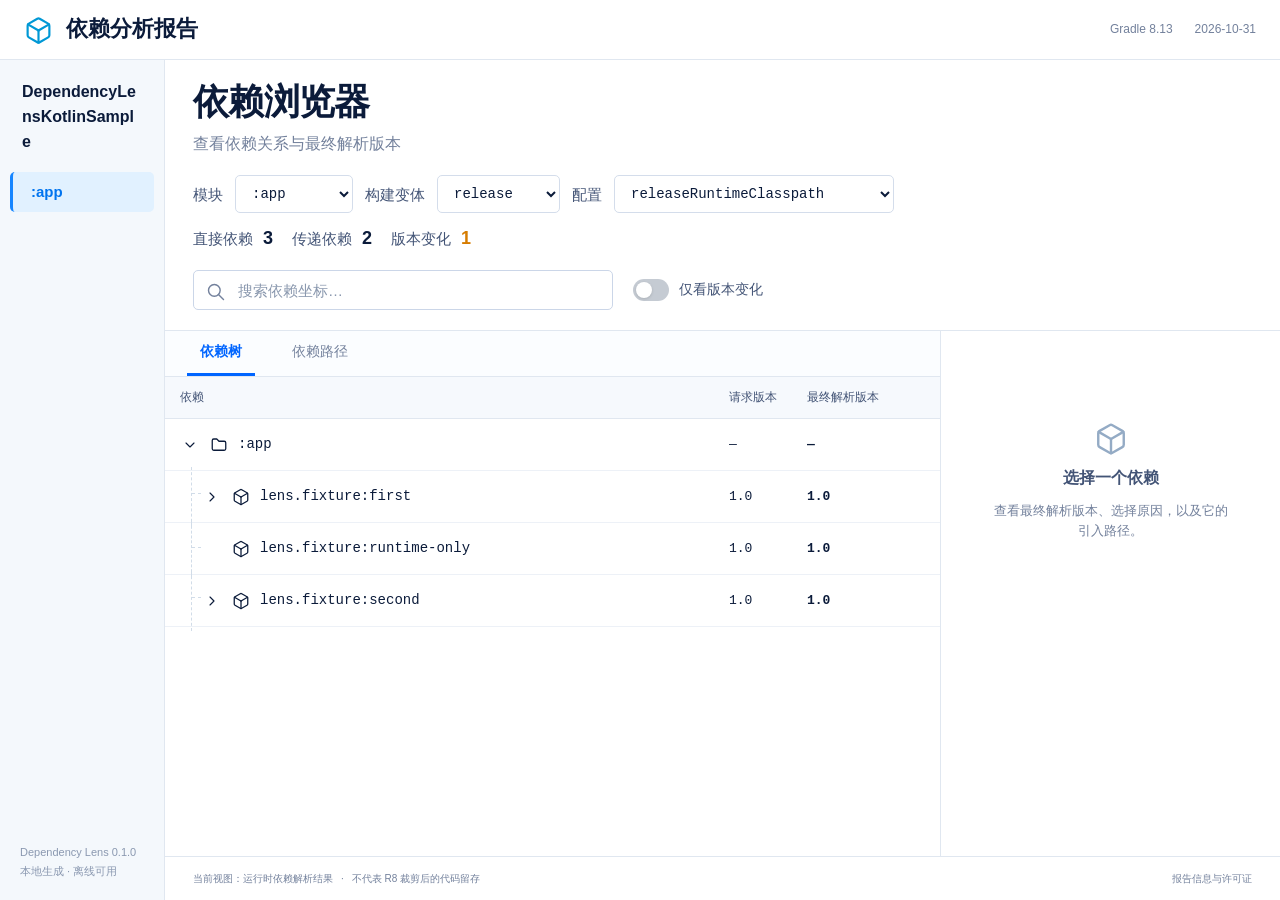
<file: reports/kotlin-dsl-example.html>
<!doctype html>
<html lang="zh-CN">
  <head>
    <meta charset="utf-8" />
    <meta name="viewport" content="width=device-width, initial-scale=1" />
    <meta
      http-equiv="Content-Security-Policy"
      content="default-src 'none'; script-src 'unsafe-inline'; style-src 'unsafe-inline'; img-src data:; connect-src 'none'; font-src 'none'; base-uri 'none'; form-action 'none'"
    />
    <title>依赖分析报告 · Dependency Lens</title>
    <style>
      :root {
  color-scheme: light;
  --ink: #0b1b3a;
  --text: #435476;
  --muted: #73819c;
  --line: #e0e7f0;
  --soft: #f6f9fd;
  --blue: #0065ff;
  --cyan: #e9fafd;
  --amber: #d67c00;
  --amber-bg: #fff5e5;
  --error: #b33a32;
  --font:
    -apple-system, BlinkMacSystemFont, "Segoe UI", "PingFang SC",
    "Microsoft YaHei", sans-serif;
  --mono: "SFMono-Regular", Consolas, "Liberation Mono", monospace;
}
* {
  box-sizing: border-box;
}
body {
  margin: 0;
  background: #fff;
  color: var(--ink);
  font: 15px/1.55 var(--font);
}
button,
input,
select {
  font: inherit;
}
button,
a,
input,
select {
  outline-offset: 3px;
}
button {
  cursor: pointer;
  color: inherit;
}
button:disabled {
  cursor: default;
  opacity: 0.5;
}
button:focus-visible,
a:focus-visible,
input:focus-visible,
select:focus-visible {
  outline: 2px solid var(--blue);
}
button {
  background: none;
  border: 0;
}
a {
  color: var(--blue);
}
[hidden] {
  display: none !important;
}
svg.icon {
  width: 20px;
  height: 20px;
  stroke-width: 1.7;
  vertical-align: middle;
  flex: none;
}
.report-header {
  height: 60px;
  display: flex;
  align-items: center;
  justify-content: space-between;
  padding: 0 24px;
  border-bottom: 1px solid var(--line);
}
.brand {
  display: flex;
  align-items: center;
  gap: 13px;
  color: var(--ink);
  text-decoration: none;
  font-size: 22px;
}
.brand svg {
  width: 29px;
  height: 29px;
  color: #0098d5;
  stroke-width: 1.8;
}
.report-meta {
  display: flex;
  gap: 22px;
  align-items: center;
  color: var(--muted);
  font-size: 12px;
}
.app-shell {
  height: calc(100vh - 60px);
  min-height: 640px;
  display: grid;
  grid-template-columns: 190px minmax(0, 1fr);
}
.module-sidebar {
  background: #f4f8fc;
  border-right: 1px solid var(--line);
  display: flex;
  flex-direction: column;
  padding-top: 20px;
  min-height: 0;
}
.project-name {
  font-size: 16px;
  font-weight: 650;
  padding: 0 22px 18px;
  overflow-wrap: anywhere;
}
.module-sidebar nav {
  overflow: auto;
}
.module-btn {
  display: block;
  text-align: left;
  width: calc(100% - 20px);
  padding: 8px 18px;
  margin: 0 10px 7px;
  border-radius: 5px;
  color: var(--text);
  font-size: 15px;
  border-left: 3px solid transparent;
  overflow-wrap: anywhere;
}
.module-btn:hover {
  background: #eaf1f9;
}
.module-btn.active {
  background: #e1f1ff;
  color: #0074ef;
  border-left-color: #1685ff;
  font-weight: 650;
}
.module-btn small {
  font-size: 10px;
  margin-left: 7px;
  opacity: 0.7;
}
.sidebar-note {
  margin-top: auto;
  padding: 20px;
  color: #8a98b0;
  font-size: 11px;
}
.sidebar-note small {
  display: block;
  font-size: 11px;
  margin-top: 2px;
}
.workspace {
  display: flex;
  flex-direction: column;
  min-height: 0;
  min-width: 0;
}
.intro {
  padding: 24px 28px 20px;
}
.intro h1 {
  margin: 0;
  font-size: 36px;
  line-height: 1.35;
  letter-spacing: -0.7px;
  font-weight: 730;
}
.intro > p {
  color: var(--muted);
  font-size: 16px;
  margin: 5px 0 25px;
}
.scope-row {
  display: flex;
  align-items: center;
  gap: 16px;
  flex-wrap: wrap;
}
.scope-row label {
  display: flex;
  align-items: center;
  gap: 12px;
  color: var(--text);
  white-space: nowrap;
}
.scope-row select {
  height: 38px;
  min-width: 118px;
  padding: 0 30px 0 12px;
  border: 1px solid #d4ddeb;
  border-radius: 5px;
  background: #fff;
  color: var(--ink);
  font-family: var(--mono);
  font-size: 14px;
  max-width: 280px;
}
.scope-row .configuration-label {
  flex: 1;
}
.configuration-label select {
  width: 100%;
  min-width: 220px;
}
.stats {
  display: flex;
  gap: 19px;
  white-space: nowrap;
  margin-left: auto;
  align-items: center;
}
.stats span {
  color: var(--text);
  display: flex;
  align-items: baseline;
  gap: 10px;
}
.stats strong {
  color: var(--ink);
  font-size: 18px;
}
.stats .changed-count {
  color: var(--amber);
}
.search-row {
  display: flex;
  align-items: center;
  gap: 20px;
  margin-top: 17px;
}
.search-field {
  display: flex;
  align-items: center;
  width: 420px;
  border: 1px solid #cbd6e8;
  border-radius: 5px;
  height: 40px;
  padding: 0 12px;
  gap: 10px;
  color: var(--muted);
}
.search-field:focus-within {
  border-color: var(--blue);
  box-shadow: 0 0 0 2px #0065ff12;
}
.search-field input {
  min-width: 0;
  flex: 1;
  border: 0;
  background: none;
  outline: none;
  color: var(--ink);
  font-size: 15px;
  height: 100%;
}
.search-field input::placeholder {
  color: #8a98ae;
}
.search-field input::-webkit-search-cancel-button {
  display: none;
}
.icon-btn {
  display: inline-flex;
  align-items: center;
  justify-content: center;
  width: 30px;
  height: 30px;
  border-radius: 4px;
  color: var(--text);
  padding: 4px;
}
.icon-btn:hover {
  background: #ecf2f9;
}
.toggle-label {
  display: inline-flex;
  align-items: center;
  gap: 10px;
  cursor: pointer;
  color: var(--text);
  font-size: 14px;
  position: relative;
}
.toggle-label input {
  position: absolute;
  width: 34px;
  height: 22px;
  opacity: 0;
  margin: 0;
}
.toggle-track {
  height: 22px;
  width: 36px;
  border-radius: 20px;
  background: #c5cbd3;
  position: relative;
  flex: none;
  transition: background 0.15s;
}
.toggle-track:after {
  content: "";
  position: absolute;
  left: 3px;
  top: 3px;
  width: 16px;
  height: 16px;
  border-radius: 50%;
  background: #fff;
  box-shadow: 0 1px 3px #0002;
  transition: transform 0.15s;
}
.toggle-label input:checked + .toggle-track {
  background: var(--blue);
}
.toggle-label input:checked + .toggle-track:after {
  transform: translateX(14px);
}
.toggle-label input:focus-visible + .toggle-track {
  outline: 2px solid var(--blue);
  outline-offset: 3px;
}
.browser-area {
  flex: 1;
  min-height: 0;
  display: grid;
  grid-template-columns: minmax(0, 1fr) 460px;
  border-top: 1px solid var(--line);
}
.dependency-view {
  display: flex;
  flex-direction: column;
  min-width: 0;
  min-height: 0;
}
.view-toolbar {
  height: 46px;
  min-height: 46px;
  border-bottom: 1px solid var(--line);
  display: flex;
  align-items: center;
  justify-content: space-between;
  padding: 0 22px;
  background: #fbfdff;
  gap: 14px;
}
.view-tabs {
  display: flex;
  align-self: stretch;
  gap: 24px;
}
.view-tabs button {
  color: var(--muted);
  padding: 0 13px;
  border-bottom: 3px solid transparent;
  font-size: 14px;
}
.view-tabs button[aria-selected="true"] {
  color: var(--blue);
  border-bottom-color: var(--blue);
  font-weight: 650;
}
.view-tabs button:hover {
  color: var(--blue);
}
#current-dependency {
  font-size: 12px;
  color: var(--muted);
  overflow: hidden;
  text-overflow: ellipsis;
  white-space: nowrap;
}
.tree-view {
  overflow: auto;
  flex: 1;
  position: relative;
  min-height: 0;
}
.tree-header,
.tree-row {
  display: grid;
  grid-template-columns: minmax(180px, 1fr) 92px 142px;
  align-items: center;
  padding: 0 23px;
  gap: 12px;
  min-width: 530px;
}
.tree-header {
  height: 42px;
  font-size: 12px;
  color: var(--text);
  background: var(--soft);
  border-bottom: 1px solid var(--line);
  position: sticky;
  top: 0;
  z-index: 2;
}
.tree-row {
  min-height: 52px;
  border-bottom: 1px solid #edf1f7;
  cursor: pointer;
  position: relative;
}
.tree-row:hover {
  background: #f6faff;
}
.tree-row.selected {
  background: var(--cyan);
}
.tree-row:focus-visible {
  outline-offset: -3px;
}
.tree-row .dependency-name {
  display: flex;
  align-items: center;
  gap: 10px;
  min-width: 0;
  padding-left: calc(var(--depth, 0) * 22px);
  position: relative;
}
.tree-row .dependency-name .branch-line {
  position: absolute;
  left: calc(var(--depth, 0) * 22px - 11px);
  top: -17px;
  bottom: -17px;
  border-left: 1px dashed #d1dce8;
}
.tree-row .dependency-name .branch-line:after {
  content: "";
  position: absolute;
  left: 0;
  top: 26px;
  width: 9px;
  border-top: 1px dashed #d1dce8;
}
.expand-btn {
  display: flex;
  align-items: center;
  justify-content: center;
  width: 20px;
  height: 26px;
  padding: 0;
  flex: none;
  position: relative;
  z-index: 1;
  background: transparent;
}
.expand-btn svg {
  width: 16px;
  height: 16px;
}
.expand-spacer {
  width: 20px;
  flex: none;
}
.node-icon {
  color: var(--ink);
  display: inline-flex;
}
.node-icon svg {
  width: 18px;
  height: 18px;
}
.coordinate {
  font-family: var(--mono);
  font-size: 14px;
  overflow: hidden;
  text-overflow: ellipsis;
  white-space: nowrap;
}
.node-label {
  display: flex;
  align-items: center;
  gap: 7px;
  min-width: 0;
  flex: 1;
}
.node-label .coordinate {
  display: block;
}
.node-copy {
  min-width: 0;
  overflow: hidden;
}
.node-copy small {
  display: block;
  font-size: 10px;
  color: var(--muted);
  line-height: 1.25;
  margin: 2px 0 6px;
}
.request-version,
.selected-version {
  font-family: var(--mono);
  font-size: 13px;
  overflow: hidden;
  text-overflow: ellipsis;
  white-space: nowrap;
}
.selected-version {
  font-weight: 650;
  display: flex;
  gap: 10px;
  align-items: center;
}
.change-label {
  font: 11px var(--font);
  color: var(--amber);
  white-space: nowrap;
  font-weight: 500;
  font-size: 12px;
}
.type-label {
  font: 10px var(--font);
  color: var(--muted);
  white-space: nowrap;
  border: 1px solid var(--line);
  border-radius: 3px;
  padding: 1px 3px;
}
.error-text {
  color: var(--error) !important;
}
.cycle-text {
  font: 10px var(--font);
  color: var(--muted);
}
.load-more {
  margin: 18px 24px;
  color: var(--blue);
  padding: 8px;
  border: 1px solid var(--line);
  border-radius: 5px;
}
.empty-state {
  display: flex;
  flex-direction: column;
  align-items: center;
  justify-content: center;
  gap: 10px;
  text-align: center;
  min-height: 260px;
  color: var(--muted);
  padding: 30px;
  flex: 1;
}
.empty-state svg {
  width: 34px;
  height: 34px;
  color: #94abc5;
}
.empty-state h3 {
  margin: 0;
  color: var(--text);
  font-size: 16px;
}
.empty-state p {
  margin: 0;
  max-width: 330px;
  font-size: 13px;
}
.dependency-details {
  border-left: 1px solid var(--line);
  padding: 24px 24px 28px;
  overflow: auto;
  min-width: 0;
}
.details-header {
  position: relative;
}
.details-header h2 {
  padding-right: 80px;
  font-size: 27px;
  line-height: 1.2;
  margin: 4px 0 8px;
  overflow-wrap: anywhere;
}
.details-group {
  font-size: 15px;
  color: var(--text);
  font-family: var(--mono);
  overflow-wrap: anywhere;
}
.copy-btn {
  position: absolute;
  right: 0;
  top: 6px;
  border: 1px solid #cfd9e8;
  border-radius: 5px;
  padding: 7px 9px;
  display: flex;
  gap: 6px;
  align-items: center;
  font-size: 11px;
  background: #fff;
}
.copy-btn svg {
  width: 15px;
  height: 15px;
}
.copy-btn:hover {
  border-color: var(--blue);
  color: var(--blue);
}
.detail-section {
  padding: 19px 0;
  border-bottom: 1px solid var(--line);
}
.detail-section:last-child {
  border-bottom: 0;
}
.detail-section h3 {
  font-size: 16px;
  display: flex;
  align-items: center;
  gap: 9px;
  margin: 0 0 13px;
}
.detail-section h3 svg {
  width: 20px;
  height: 20px;
}
.detail-label {
  font-weight: 600;
  font-size: 15px;
  color: var(--text);
  margin: 6px 0 8px;
}
.final-version {
  font-size: 43px;
  font-weight: 720;
  color: var(--blue);
  letter-spacing: 0.5px;
  line-height: 1.25;
  overflow-wrap: anywhere;
}
.request-row {
  font-family: var(--mono);
  display: flex;
  gap: 15px;
  padding: 8px 0;
  border-top: 1px solid #edf1f7;
  font-weight: 600;
  font-size: 16px;
  align-items: center;
  flex-wrap: wrap;
}
.request-row.changed {
  color: var(--amber);
}
.request-row small {
  font-family: var(--font);
  font-weight: 400;
  font-size: 10px;
  line-height: 1.4;
}
.request-row .icon {
  width: 14px;
  height: 14px;
  color: var(--text);
}
.reason-title {
  font-weight: 600;
  font-size: 15px;
  margin-bottom: 5px;
}
.reason-description,
.detail-note {
  font-size: 14px;
  color: var(--muted);
  line-height: 1.7;
  overflow-wrap: anywhere;
  margin: 0;
}
.reason-item + .reason-item {
  margin-top: 12px;
}
.incoming-path {
  display: grid;
  grid-template-columns: 22px minmax(0, 1fr);
  gap: 8px;
  margin-bottom: 12px;
}
.path-number {
  width: 20px;
  height: 20px;
  background: #edf3fa;
  border-radius: 50%;
  text-align: center;
  font-size: 12px;
  line-height: 20px;
}
.path-coordinates {
  font-family: var(--mono);
  font-size: 12px;
  line-height: 1.9;
  overflow-wrap: anywhere;
}
.path-coordinates span {
  display: inline;
}
.path-arrow {
  color: #8ca0bc;
  margin: 0 5px;
}
.text-button {
  font-size: 14px;
  color: var(--blue);
  padding: 4px 0;
  display: inline-flex;
  align-items: center;
  gap: 6px;
}
.text-button:hover {
  text-decoration: underline;
}
.text-button .icon {
  width: 16px;
  height: 16px;
}
.child-item {
  display: block;
  text-align: left;
  padding: 7px 0;
  color: var(--text);
  font: 11px/1.6 var(--mono);
  overflow-wrap: anywhere;
  border-top: 1px solid #edf1f7;
  width: 100%;
}
.child-item:hover {
  color: var(--blue);
}
.attribute-list {
  display: grid;
  grid-template-columns: 1fr;
  gap: 7px;
  margin: 10px 0 0;
  font: 10px/1.6 var(--mono);
  overflow-wrap: anywhere;
}
.attribute-list dt {
  color: var(--muted);
}
.attribute-list dd {
  margin: 0;
  color: var(--text);
}
.variant-details {
  margin-top: 16px;
  font-size: 11px;
  color: var(--muted);
}
.variant-details summary {
  cursor: pointer;
}
.report-footer {
  height: 44px;
  min-height: 44px;
  padding: 0 28px;
  border-top: 1px solid var(--line);
  display: flex;
  align-items: center;
  gap: 8px;
  color: var(--muted);
  font-size: 10px;
}
.report-footer > span + span:before {
  content: "·";
  margin-right: 8px;
}
.report-footer button {
  margin-left: auto;
  color: var(--muted);
  font-size: 10px;
  padding: 4px 0;
  white-space: nowrap;
}
.report-footer button:hover {
  color: var(--blue);
}
.issue-banner {
  background: #fff7e8;
  border-top: 1px solid #f0dcb4;
  color: #8d5812;
  padding: 9px 28px;
  font-size: 12px;
  max-height: 120px;
  overflow: auto;
}
.issue-banner summary {
  cursor: pointer;
}
.issue-banner ul {
  padding-left: 20px;
}
.paths-view {
  position: relative;
  flex: 1;
  min-height: 0;
  overflow: hidden;
  display: flex;
  flex-direction: column;
}
.path-breadcrumb {
  font-size: 16px;
  padding: 20px 22px 0;
  position: relative;
  z-index: 1;
}
.path-breadcrumb span:first-child {
  color: var(--blue);
  font-family: var(--mono);
}
.path-breadcrumb span + span:before {
  content: "/";
  color: #65758f;
  margin: 0 13px;
}
.path-canvas {
  flex: 1;
  min-height: 80px;
  overflow: hidden;
  touch-action: none;
  cursor: grab;
}
.path-canvas.dragging {
  cursor: grabbing;
}
.path-svg {
  width: 100%;
  height: 100%;
  display: block;
  user-select: none;
}
.graph-node {
  cursor: pointer;
  outline: none;
}
.graph-node rect {
  fill: #fff;
  stroke: #758db2;
  stroke-width: 1.1;
}
.graph-node.selected rect {
  fill: var(--cyan);
  stroke: var(--blue);
  stroke-width: 1.5;
}
.graph-node:hover rect,
.graph-node:focus rect {
  stroke: var(--blue);
  stroke-width: 2;
}
.graph-node text {
  font-family: var(--mono);
  fill: var(--ink);
  pointer-events: none;
}
.graph-node .graph-group {
  font-size: 11px;
  fill: #647596;
}
.graph-node .graph-name {
  font-size: 14px;
  font-weight: 650;
}
.graph-node .graph-version {
  font-size: 14px;
  fill: #526b93;
}
.graph-node.selected .graph-version {
  fill: var(--blue);
  font-weight: 700;
  font-size: 20px;
}
.graph-node .selected-tag {
  fill: var(--blue);
  font-size: 9px;
  font-family: var(--font);
  font-weight: 600;
}
.graph-edge {
  fill: none;
  stroke: #6b83a8;
  stroke-width: 1.2;
}
.graph-edge.changed {
  stroke: #e88900;
}
.graph-edge-label {
  font: 12px var(--font);
  fill: #536c92;
}
.graph-edge-label.changed {
  fill: #ce7500;
}
.path-actions {
  display: flex;
  justify-content: space-between;
  align-items: center;
  gap: 10px;
  padding: 14px 22px 20px;
  flex-wrap: wrap;
}
.zoom-controls {
  display: flex;
  align-items: center;
  gap: 12px;
}
.zoom-controls .icon-btn {
  border: 1px solid #cfd9e8;
  border-radius: 4px;
  width: 34px;
  height: 34px;
}
.zoom-controls span {
  font-size: 13px;
  min-width: 38px;
  text-align: center;
}
.graph-legend {
  display: flex;
  align-items: center;
  gap: 12px;
  color: var(--muted);
  font-size: 11px;
}
.graph-legend > span {
  display: inline-flex;
  align-items: center;
  gap: 5px;
}
.graph-legend svg {
  width: 20px;
  height: 20px;
}
.graph-legend .amber {
  color: var(--amber);
}
.graph-notice {
  padding: 4px 22px;
  font-size: 11px;
  color: var(--muted);
  background: var(--soft);
}
.graph-notice button {
  color: var(--blue);
  font-size: 11px;
}
.paths-view .empty-state {
  height: 100%;
}
.coordinate-box {
  display: block;
  width: 100%;
  resize: none;
  min-height: 50px;
  border: 1px solid var(--line);
  border-radius: 4px;
  background: var(--soft);
  font: 11px var(--mono);
  padding: 9px;
  color: var(--text);
}
dialog {
  border: 1px solid var(--line);
  border-radius: 10px;
  max-width: 600px;
  width: calc(100vw - 60px);
  padding: 24px;
  color: var(--ink);
  box-shadow: 0 15px 80px #10244225;
}
dialog::backdrop {
  background: #10244245;
}
.dialog-title {
  display: flex;
  justify-content: space-between;
  align-items: center;
}
.dialog-title h2 {
  font-size: 20px;
  margin: 0;
}
#about-content {
  font-size: 13px;
  color: var(--text);
  line-height: 1.8;
}
#about-content h3 {
  font-size: 14px;
  margin: 20px 0 6px;
}
#about-content p {
  overflow-wrap: anywhere;
}
.sr-only {
  position: absolute;
  width: 1px;
  height: 1px;
  padding: 0;
  margin: -1px;
  overflow: hidden;
  clip: rect(0, 0, 0, 0);
  white-space: nowrap;
  border: 0;
}
@media (min-width: 1550px) {
  .browser-area {
    grid-template-columns: minmax(0, 1fr) 440px;
  }
  .tree-header,
  .tree-row {
    grid-template-columns: minmax(230px, 1fr) 104px 156px;
  }
  .coordinate {
    font-size: 13px;
  }
}
@media (max-width: 1330px) {
  .stats {
    width: 100%;
    justify-content: flex-start;
    margin-left: 0;
  }
  .intro > p {
    margin-bottom: 19px;
  }
  .scope-row {
    gap: 12px;
  }
  .intro {
    padding-top: 18px;
  }
  .browser-area {
    grid-template-columns: minmax(0, 1fr) 340px;
  }
  .dependency-details {
    padding: 20px;
  }
  .app-shell {
    grid-template-columns: 165px minmax(0, 1fr);
  }
  .tree-header,
  .tree-row {
    padding: 0 15px;
    grid-template-columns: minmax(170px, 1fr) 70px 118px;
    gap: 8px;
  }
  .change-label {
    font-size: 10px;
  }
}
@media (max-width: 950px) {
  .app-shell {
    height: auto;
    min-height: calc(100vh - 60px);
    grid-template-columns: 135px minmax(0, 1fr);
  }
  .report-meta #environment {
    display: none;
  }
  .intro {
    padding: 20px;
  }
  .intro h1 {
    font-size: 30px;
  }
  .scope-row .configuration-label {
    flex: auto;
  }
  .scope-row select {
    min-width: 95px;
    max-width: 240px;
  }
  .browser-area {
    display: flex;
    flex-direction: column;
    flex: none;
    min-height: 500px;
  }
  .dependency-view {
    min-height: 480px;
    height: 60vh;
  }
  .dependency-details {
    border-left: 0;
    border-top: 1px solid var(--line);
  }
  .report-footer {
    padding: 12px 20px;
    height: auto;
    flex-wrap: wrap;
  }
  .report-footer button {
    margin-left: 0;
  }
  .search-field {
    width: 100%;
  }
  .search-row {
    align-items: flex-start;
    flex-direction: column;
    gap: 12px;
  }
  .sidebar-note {
    display: none;
  }
  .brand {
    font-size: 18px;
  }
  .report-header {
    padding: 0 16px;
  }
  .module-btn {
    padding-left: 10px;
  }
  .project-name {
    padding-left: 16px;
    font-size: 14px;
  }
}

.reason-raw {
  font-size: 11px;
  color: var(--muted);
  margin-top: 7px;
}
.reason-raw summary {
  cursor: pointer;
}

    </style>
  </head>
  <body>
    <header class="report-header">
      <a class="brand" href="#" aria-label="依赖分析报告首页"
        ><span data-icon="cube"></span><strong>依赖分析报告</strong></a
      >
      <div class="report-meta">
        <span id="environment"></span><span id="report-date"></span>
      </div>
    </header>
    <div class="app-shell">
      <aside class="module-sidebar" aria-label="模块导航">
        <div id="project-name" class="project-name"></div>
        <nav id="module-nav"></nav>
        <div class="sidebar-note">
          Dependency Lens <span id="plugin-version"></span
          ><small>本地生成 · 离线可用</small>
        </div>
      </aside>
      <main class="workspace">
        <section class="intro" aria-labelledby="page-title">
          <h1 id="page-title">依赖浏览器</h1>
          <p>查看依赖关系与最终解析版本</p>
          <div class="scope-row">
            <label
              >模块<select id="module-select" aria-label="模块"></select
            ></label>
            <label
              >构建变体<select
                id="variant-select"
                aria-label="构建变体"
              ></select
            ></label>
            <label class="configuration-label"
              >配置<select id="scope-select" aria-label="依赖配置"></select
            ></label>
            <div id="stats" class="stats" aria-live="polite"></div>
          </div>
          <div class="search-row">
            <div class="search-field">
              <span data-icon="search"></span
              ><input
                id="search"
                type="search"
                placeholder="搜索依赖坐标…"
                aria-label="搜索依赖坐标"
                autocomplete="off"
              /><button
                id="clear-search"
                class="icon-btn"
                aria-label="清空搜索"
                hidden
              >
                <span data-icon="x"></span>
              </button>
            </div>
            <label class="toggle-label"
              ><input type="checkbox" id="changes-only" role="switch" /><span
                class="toggle-track"
                aria-hidden="true"
              ></span
              >仅看版本变化</label
            >
          </div>
        </section>
        <div id="issue-banner" class="issue-banner" hidden></div>
        <div class="browser-area">
          <section class="dependency-view" aria-label="依赖关系">
            <div class="view-toolbar">
              <div class="view-tabs" role="tablist" aria-label="依赖视图">
                <button
                  id="tree-tab"
                  role="tab"
                  aria-selected="true"
                  aria-controls="tree-view"
                >
                  依赖树</button
                ><button
                  id="paths-tab"
                  role="tab"
                  aria-selected="false"
                  aria-controls="paths-view"
                >
                  依赖路径
                </button>
              </div>
              <span id="current-dependency"></span>
            </div>
            <div
              id="tree-view"
              role="tabpanel"
              aria-labelledby="tree-tab"
              class="tree-view"
            ></div>
            <div
              id="paths-view"
              role="tabpanel"
              aria-labelledby="paths-tab"
              class="paths-view"
              hidden
            ></div>
          </section>
          <aside
            id="dependency-details"
            class="dependency-details"
            aria-label="依赖详情"
          ></aside>
        </div>
        <footer class="report-footer">
          <span id="scope-note"></span><span>不代表 R8 裁剪后的代码留存</span
          ><button id="about-button">报告信息与许可证</button>
        </footer>
      </main>
    </div>
    <dialog id="about-dialog">
      <div class="dialog-title">
        <h2>关于这份报告</h2>
        <button id="close-about" class="icon-btn" aria-label="关闭">
          <span data-icon="x"></span>
        </button>
      </div>
      <div id="about-content"></div>
    </dialog>
    <div
      id="announcement"
      class="sr-only"
      role="status"
      aria-live="polite"
    ></div>
    <script id="report-data" type="application/json">{"schemaVersion":1,"projectName":"DependencyLensKotlinSample","generatedAt":"2026-10-31T21:37:08.277732+08:00","pluginVersion":"0.1.0","gradleVersion":"8.13","modules":[{"path":":app","type":"application","agpVersion":"Android Gradle Plugin version 8.13.2","availableVariants":["debug","release"],"graphs":[{"configuration":"debugRuntimeClasspath","rootId":"root","status":"complete","nodes":[{"id":"root","componentId":"root","kind":"root","name":":app","coordinate":":app","resolved":true,"reasons":[],"attributes":{},"version":null},{"id":"n1","componentId":"c0","kind":"module","coordinate":"lens.fixture:first:1.0","name":"first","group":"lens.fixture","version":"1.0","resolved":true,"variant":"runtime","attributes":{"org.gradle.category":"library","org.gradle.libraryelements":"jar","org.gradle.status":"release","org.gradle.usage":"java-runtime"},"capabilities":["lens.fixture:first:1.0"],"reasons":[{"cause":"REQUESTED","description":"requested"}]},{"id":"n2","componentId":"c1","kind":"module","coordinate":"lens.fixture:runtime-only:1.0","name":"runtime-only","group":"lens.fixture","version":"1.0","resolved":true,"variant":"runtime","attributes":{"org.gradle.category":"library","org.gradle.libraryelements":"jar","org.gradle.status":"release","org.gradle.usage":"java-runtime"},"capabilities":["lens.fixture:runtime-only:1.0"],"reasons":[{"cause":"REQUESTED","description":"requested"}]},{"id":"n3","componentId":"c2","kind":"module","coordinate":"lens.fixture:second:1.0","name":"second","group":"lens.fixture","version":"1.0","resolved":true,"variant":"runtime","attributes":{"org.gradle.category":"library","org.gradle.libraryelements":"jar","org.gradle.status":"release","org.gradle.usage":"java-runtime"},"capabilities":["lens.fixture:second:1.0"],"reasons":[{"cause":"REQUESTED","description":"requested"}]},{"id":"n4","componentId":"c3","kind":"module","coordinate":"lens.fixture:shared:2.0","name":"shared","group":"lens.fixture","version":"2.0","resolved":true,"variant":"runtime","attributes":{"org.gradle.category":"library","org.gradle.libraryelements":"jar","org.gradle.status":"release","org.gradle.usage":"java-runtime"},"capabilities":["lens.fixture:shared:2.0"],"reasons":[{"cause":"REQUESTED","description":"requested"},{"cause":"CONFLICT_RESOLUTION","description":"between versions 2.0 and 1.0"}]},{"id":"n5","componentId":"c4","kind":"module","coordinate":"lens.fixture:leaf:1.0","name":"leaf","group":"lens.fixture","version":"1.0","resolved":true,"variant":"runtime","attributes":{"org.gradle.category":"library","org.gradle.libraryelements":"jar","org.gradle.status":"release","org.gradle.usage":"java-runtime"},"capabilities":["lens.fixture:leaf:1.0"],"reasons":[{"cause":"REQUESTED","description":"requested"}]}],"edges":[{"id":"e0","from":"root","to":"n1","requested":{"display":"lens.fixture:first:1.0","kind":"module","name":"first","group":"lens.fixture","version":"1.0","versionConstraint":{"required":"1.0","strict":"","preferred":"","rejected":[]}},"constraint":false,"changeKind":"none"},{"id":"e1","from":"root","to":"n2","requested":{"display":"lens.fixture:runtime-only:1.0","kind":"module","name":"runtime-only","group":"lens.fixture","version":"1.0","versionConstraint":{"required":"1.0","strict":"","preferred":"","rejected":[]}},"constraint":false,"changeKind":"none"},{"id":"e2","from":"root","to":"n3","requested":{"display":"lens.fixture:second:1.0","kind":"module","name":"second","group":"lens.fixture","version":"1.0","versionConstraint":{"required":"1.0","strict":"","preferred":"","rejected":[]}},"constraint":false,"changeKind":"none"},{"id":"e3","from":"n1","to":"n4","requested":{"display":"lens.fixture:shared:1.0","kind":"module","name":"shared","group":"lens.fixture","version":"1.0","versionConstraint":{"required":"1.0","strict":"","preferred":"","rejected":[]}},"constraint":false,"changeKind":"version"},{"id":"e4","from":"n3","to":"n4","requested":{"display":"lens.fixture:shared:2.0","kind":"module","name":"shared","group":"lens.fixture","version":"2.0","versionConstraint":{"required":"2.0","strict":"","preferred":"","rejected":[]}},"constraint":false,"changeKind":"none"},{"id":"e5","from":"n4","to":"n5","requested":{"display":"lens.fixture:leaf:1.0","kind":"module","name":"leaf","group":"lens.fixture","version":"1.0","versionConstraint":{"required":"1.0","strict":"","preferred":"","rejected":[]}},"constraint":false,"changeKind":"none"}],"issues":[],"id":":app|debugRuntimeClasspath","module":":app","variant":"debug","scope":"runtime"},{"configuration":"debugCompileClasspath","rootId":"root","status":"complete","nodes":[{"id":"root","componentId":"root","kind":"root","name":":app","coordinate":":app","resolved":true,"reasons":[],"attributes":{},"version":null},{"id":"n1","componentId":"c0","kind":"module","coordinate":"lens.fixture:compile-only:1.0","name":"compile-only","group":"lens.fixture","version":"1.0","resolved":true,"variant":"compile","attributes":{"org.gradle.category":"library","org.gradle.libraryelements":"jar","org.gradle.status":"release","org.gradle.usage":"java-api"},"capabilities":["lens.fixture:compile-only:1.0"],"reasons":[{"cause":"REQUESTED","description":"requested"}]},{"id":"n2","componentId":"c1","kind":"module","coordinate":"lens.fixture:first:1.0","name":"first","group":"lens.fixture","version":"1.0","resolved":true,"variant":"compile","attributes":{"org.gradle.category":"library","org.gradle.libraryelements":"jar","org.gradle.status":"release","org.gradle.usage":"java-api"},"capabilities":["lens.fixture:first:1.0"],"reasons":[{"cause":"CONSTRAINT","description":"version resolved in configuration ':app:debugRuntimeClasspath' by consistent resolution"},{"cause":"REQUESTED","description":"requested"}]},{"id":"n3","componentId":"c2","kind":"module","coordinate":"lens.fixture:leaf:1.0","name":"leaf","group":"lens.fixture","version":"1.0","resolved":true,"variant":"compile","attributes":{"org.gradle.category":"library","org.gradle.libraryelements":"jar","org.gradle.status":"release","org.gradle.usage":"java-api"},"capabilities":["lens.fixture:leaf:1.0"],"reasons":[{"cause":"CONSTRAINT","description":"version resolved in configuration ':app:debugRuntimeClasspath' by consistent resolution"},{"cause":"BY_ANCESTOR","description":"by ancestor"}]},{"id":"n4","componentId":"c3","kind":"module","coordinate":"lens.fixture:second:1.0","name":"second","group":"lens.fixture","version":"1.0","resolved":true,"variant":"compile","attributes":{"org.gradle.category":"library","org.gradle.libraryelements":"jar","org.gradle.status":"release","org.gradle.usage":"java-api"},"capabilities":["lens.fixture:second:1.0"],"reasons":[{"cause":"CONSTRAINT","description":"version resolved in configuration ':app:debugRuntimeClasspath' by consistent resolution"},{"cause":"REQUESTED","description":"requested"}]},{"id":"n5","componentId":"c4","kind":"module","coordinate":"lens.fixture:shared:2.0","name":"shared","group":"lens.fixture","version":"2.0","resolved":true,"variant":"compile","attributes":{"org.gradle.category":"library","org.gradle.libraryelements":"jar","org.gradle.status":"release","org.gradle.usage":"java-api"},"capabilities":["lens.fixture:shared:2.0"],"reasons":[{"cause":"CONSTRAINT","description":"version resolved in configuration ':app:debugRuntimeClasspath' by consistent resolution"},{"cause":"BY_ANCESTOR","description":"by ancestor"}]}],"edges":[{"id":"e0","from":"root","to":"n1","requested":{"display":"lens.fixture:compile-only:1.0","kind":"module","name":"compile-only","group":"lens.fixture","version":"1.0","versionConstraint":{"required":"1.0","strict":"","preferred":"","rejected":[]}},"constraint":false,"changeKind":"none"},{"id":"e1","from":"root","to":"n2","requested":{"display":"lens.fixture:first:1.0","kind":"module","name":"first","group":"lens.fixture","version":"1.0","versionConstraint":{"required":"1.0","strict":"","preferred":"","rejected":[]}},"constraint":false,"changeKind":"none"},{"id":"e2","from":"root","to":"n2","requested":{"display":"lens.fixture:first:{strictly 1.0}","kind":"module","name":"first","group":"lens.fixture","version":"1.0","versionConstraint":{"required":"1.0","strict":"1.0","preferred":"","rejected":[]}},"constraint":true,"changeKind":"constraint"},{"id":"e3","from":"root","to":"n3","requested":{"display":"lens.fixture:leaf:{strictly 1.0}","kind":"module","name":"leaf","group":"lens.fixture","version":"1.0","versionConstraint":{"required":"1.0","strict":"1.0","preferred":"","rejected":[]}},"constraint":true,"changeKind":"constraint"},{"id":"e4","from":"root","to":"n4","requested":{"display":"lens.fixture:second:1.0","kind":"module","name":"second","group":"lens.fixture","version":"1.0","versionConstraint":{"required":"1.0","strict":"","preferred":"","rejected":[]}},"constraint":false,"changeKind":"none"},{"id":"e5","from":"root","to":"n4","requested":{"display":"lens.fixture:second:{strictly 1.0}","kind":"module","name":"second","group":"lens.fixture","version":"1.0","versionConstraint":{"required":"1.0","strict":"1.0","preferred":"","rejected":[]}},"constraint":true,"changeKind":"constraint"},{"id":"e6","from":"root","to":"n5","requested":{"display":"lens.fixture:shared:{strictly 2.0}","kind":"module","name":"shared","group":"lens.fixture","version":"2.0","versionConstraint":{"required":"2.0","strict":"2.0","preferred":"","rejected":[]}},"constraint":true,"changeKind":"constraint"},{"id":"e7","from":"n2","to":"n5","requested":{"display":"lens.fixture:shared:1.0","kind":"module","name":"shared","group":"lens.fixture","version":"1.0","versionConstraint":{"required":"1.0","strict":"","preferred":"","rejected":[]}},"constraint":false,"changeKind":"version"},{"id":"e8","from":"n4","to":"n5","requested":{"display":"lens.fixture:shared:2.0","kind":"module","name":"shared","group":"lens.fixture","version":"2.0","versionConstraint":{"required":"2.0","strict":"","preferred":"","rejected":[]}},"constraint":false,"changeKind":"none"},{"id":"e9","from":"n5","to":"n3","requested":{"display":"lens.fixture:leaf:1.0","kind":"module","name":"leaf","group":"lens.fixture","version":"1.0","versionConstraint":{"required":"1.0","strict":"","preferred":"","rejected":[]}},"constraint":false,"changeKind":"none"}],"issues":[],"id":":app|debugCompileClasspath","module":":app","variant":"debug","scope":"compile"},{"configuration":"releaseRuntimeClasspath","rootId":"root","status":"complete","nodes":[{"id":"root","componentId":"root","kind":"root","name":":app","coordinate":":app","resolved":true,"reasons":[],"attributes":{},"version":null},{"id":"n1","componentId":"c0","kind":"module","coordinate":"lens.fixture:first:1.0","name":"first","group":"lens.fixture","version":"1.0","resolved":true,"variant":"runtime","attributes":{"org.gradle.category":"library","org.gradle.libraryelements":"jar","org.gradle.status":"release","org.gradle.usage":"java-runtime"},"capabilities":["lens.fixture:first:1.0"],"reasons":[{"cause":"REQUESTED","description":"requested"}]},{"id":"n2","componentId":"c1","kind":"module","coordinate":"lens.fixture:runtime-only:1.0","name":"runtime-only","group":"lens.fixture","version":"1.0","resolved":true,"variant":"runtime","attributes":{"org.gradle.category":"library","org.gradle.libraryelements":"jar","org.gradle.status":"release","org.gradle.usage":"java-runtime"},"capabilities":["lens.fixture:runtime-only:1.0"],"reasons":[{"cause":"REQUESTED","description":"requested"}]},{"id":"n3","componentId":"c2","kind":"module","coordinate":"lens.fixture:second:1.0","name":"second","group":"lens.fixture","version":"1.0","resolved":true,"variant":"runtime","attributes":{"org.gradle.category":"library","org.gradle.libraryelements":"jar","org.gradle.status":"release","org.gradle.usage":"java-runtime"},"capabilities":["lens.fixture:second:1.0"],"reasons":[{"cause":"REQUESTED","description":"requested"}]},{"id":"n4","componentId":"c3","kind":"module","coordinate":"lens.fixture:shared:2.0","name":"shared","group":"lens.fixture","version":"2.0","resolved":true,"variant":"runtime","attributes":{"org.gradle.category":"library","org.gradle.libraryelements":"jar","org.gradle.status":"release","org.gradle.usage":"java-runtime"},"capabilities":["lens.fixture:shared:2.0"],"reasons":[{"cause":"REQUESTED","description":"requested"},{"cause":"CONFLICT_RESOLUTION","description":"between versions 2.0 and 1.0"}]},{"id":"n5","componentId":"c4","kind":"module","coordinate":"lens.fixture:leaf:1.0","name":"leaf","group":"lens.fixture","version":"1.0","resolved":true,"variant":"runtime","attributes":{"org.gradle.category":"library","org.gradle.libraryelements":"jar","org.gradle.status":"release","org.gradle.usage":"java-runtime"},"capabilities":["lens.fixture:leaf:1.0"],"reasons":[{"cause":"REQUESTED","description":"requested"}]}],"edges":[{"id":"e0","from":"root","to":"n1","requested":{"display":"lens.fixture:first:1.0","kind":"module","name":"first","group":"lens.fixture","version":"1.0","versionConstraint":{"required":"1.0","strict":"","preferred":"","rejected":[]}},"constraint":false,"changeKind":"none"},{"id":"e1","from":"root","to":"n2","requested":{"display":"lens.fixture:runtime-only:1.0","kind":"module","name":"runtime-only","group":"lens.fixture","version":"1.0","versionConstraint":{"required":"1.0","strict":"","preferred":"","rejected":[]}},"constraint":false,"changeKind":"none"},{"id":"e2","from":"root","to":"n3","requested":{"display":"lens.fixture:second:1.0","kind":"module","name":"second","group":"lens.fixture","version":"1.0","versionConstraint":{"required":"1.0","strict":"","preferred":"","rejected":[]}},"constraint":false,"changeKind":"none"},{"id":"e3","from":"n1","to":"n4","requested":{"display":"lens.fixture:shared:1.0","kind":"module","name":"shared","group":"lens.fixture","version":"1.0","versionConstraint":{"required":"1.0","strict":"","preferred":"","rejected":[]}},"constraint":false,"changeKind":"version"},{"id":"e4","from":"n3","to":"n4","requested":{"display":"lens.fixture:shared:2.0","kind":"module","name":"shared","group":"lens.fixture","version":"2.0","versionConstraint":{"required":"2.0","strict":"","preferred":"","rejected":[]}},"constraint":false,"changeKind":"none"},{"id":"e5","from":"n4","to":"n5","requested":{"display":"lens.fixture:leaf:1.0","kind":"module","name":"leaf","group":"lens.fixture","version":"1.0","versionConstraint":{"required":"1.0","strict":"","preferred":"","rejected":[]}},"constraint":false,"changeKind":"none"}],"issues":[],"id":":app|releaseRuntimeClasspath","module":":app","variant":"release","scope":"runtime"},{"configuration":"releaseCompileClasspath","rootId":"root","status":"complete","nodes":[{"id":"root","componentId":"root","kind":"root","name":":app","coordinate":":app","resolved":true,"reasons":[],"attributes":{},"version":null},{"id":"n1","componentId":"c0","kind":"module","coordinate":"lens.fixture:compile-only:1.0","name":"compile-only","group":"lens.fixture","version":"1.0","resolved":true,"variant":"compile","attributes":{"org.gradle.category":"library","org.gradle.libraryelements":"jar","org.gradle.status":"release","org.gradle.usage":"java-api"},"capabilities":["lens.fixture:compile-only:1.0"],"reasons":[{"cause":"REQUESTED","description":"requested"}]},{"id":"n2","componentId":"c1","kind":"module","coordinate":"lens.fixture:first:1.0","name":"first","group":"lens.fixture","version":"1.0","resolved":true,"variant":"compile","attributes":{"org.gradle.category":"library","org.gradle.libraryelements":"jar","org.gradle.status":"release","org.gradle.usage":"java-api"},"capabilities":["lens.fixture:first:1.0"],"reasons":[{"cause":"CONSTRAINT","description":"version resolved in configuration ':app:releaseRuntimeClasspath' by consistent resolution"},{"cause":"REQUESTED","description":"requested"}]},{"id":"n3","componentId":"c2","kind":"module","coordinate":"lens.fixture:leaf:1.0","name":"leaf","group":"lens.fixture","version":"1.0","resolved":true,"variant":"compile","attributes":{"org.gradle.category":"library","org.gradle.libraryelements":"jar","org.gradle.status":"release","org.gradle.usage":"java-api"},"capabilities":["lens.fixture:leaf:1.0"],"reasons":[{"cause":"CONSTRAINT","description":"version resolved in configuration ':app:releaseRuntimeClasspath' by consistent resolution"},{"cause":"BY_ANCESTOR","description":"by ancestor"}]},{"id":"n4","componentId":"c3","kind":"module","coordinate":"lens.fixture:second:1.0","name":"second","group":"lens.fixture","version":"1.0","resolved":true,"variant":"compile","attributes":{"org.gradle.category":"library","org.gradle.libraryelements":"jar","org.gradle.status":"release","org.gradle.usage":"java-api"},"capabilities":["lens.fixture:second:1.0"],"reasons":[{"cause":"CONSTRAINT","description":"version resolved in configuration ':app:releaseRuntimeClasspath' by consistent resolution"},{"cause":"REQUESTED","description":"requested"}]},{"id":"n5","componentId":"c4","kind":"module","coordinate":"lens.fixture:shared:2.0","name":"shared","group":"lens.fixture","version":"2.0","resolved":true,"variant":"compile","attributes":{"org.gradle.category":"library","org.gradle.libraryelements":"jar","org.gradle.status":"release","org.gradle.usage":"java-api"},"capabilities":["lens.fixture:shared:2.0"],"reasons":[{"cause":"CONSTRAINT","description":"version resolved in configuration ':app:releaseRuntimeClasspath' by consistent resolution"},{"cause":"BY_ANCESTOR","description":"by ancestor"}]}],"edges":[{"id":"e0","from":"root","to":"n1","requested":{"display":"lens.fixture:compile-only:1.0","kind":"module","name":"compile-only","group":"lens.fixture","version":"1.0","versionConstraint":{"required":"1.0","strict":"","preferred":"","rejected":[]}},"constraint":false,"changeKind":"none"},{"id":"e1","from":"root","to":"n2","requested":{"display":"lens.fixture:first:1.0","kind":"module","name":"first","group":"lens.fixture","version":"1.0","versionConstraint":{"required":"1.0","strict":"","preferred":"","rejected":[]}},"constraint":false,"changeKind":"none"},{"id":"e2","from":"root","to":"n2","requested":{"display":"lens.fixture:first:{strictly 1.0}","kind":"module","name":"first","group":"lens.fixture","version":"1.0","versionConstraint":{"required":"1.0","strict":"1.0","preferred":"","rejected":[]}},"constraint":true,"changeKind":"constraint"},{"id":"e3","from":"root","to":"n3","requested":{"display":"lens.fixture:leaf:{strictly 1.0}","kind":"module","name":"leaf","group":"lens.fixture","version":"1.0","versionConstraint":{"required":"1.0","strict":"1.0","preferred":"","rejected":[]}},"constraint":true,"changeKind":"constraint"},{"id":"e4","from":"root","to":"n4","requested":{"display":"lens.fixture:second:1.0","kind":"module","name":"second","group":"lens.fixture","version":"1.0","versionConstraint":{"required":"1.0","strict":"","preferred":"","rejected":[]}},"constraint":false,"changeKind":"none"},{"id":"e5","from":"root","to":"n4","requested":{"display":"lens.fixture:second:{strictly 1.0}","kind":"module","name":"second","group":"lens.fixture","version":"1.0","versionConstraint":{"required":"1.0","strict":"1.0","preferred":"","rejected":[]}},"constraint":true,"changeKind":"constraint"},{"id":"e6","from":"root","to":"n5","requested":{"display":"lens.fixture:shared:{strictly 2.0}","kind":"module","name":"shared","group":"lens.fixture","version":"2.0","versionConstraint":{"required":"2.0","strict":"2.0","preferred":"","rejected":[]}},"constraint":true,"changeKind":"constraint"},{"id":"e7","from":"n2","to":"n5","requested":{"display":"lens.fixture:shared:1.0","kind":"module","name":"shared","group":"lens.fixture","version":"1.0","versionConstraint":{"required":"1.0","strict":"","preferred":"","rejected":[]}},"constraint":false,"changeKind":"version"},{"id":"e8","from":"n4","to":"n5","requested":{"display":"lens.fixture:shared:2.0","kind":"module","name":"shared","group":"lens.fixture","version":"2.0","versionConstraint":{"required":"2.0","strict":"","preferred":"","rejected":[]}},"constraint":false,"changeKind":"none"},{"id":"e9","from":"n5","to":"n3","requested":{"display":"lens.fixture:leaf:1.0","kind":"module","name":"leaf","group":"lens.fixture","version":"1.0","versionConstraint":{"required":"1.0","strict":"","preferred":"","rejected":[]}},"constraint":false,"changeKind":"none"}],"issues":[],"id":":app|releaseCompileClasspath","module":":app","variant":"release","scope":"compile"}]}]}</script>
    <script id="third-party-licenses" type="application/json">{"Dagre 1.1.5":"Copyright (c) 2012-2014 Chris Pettitt\n\nPermission is hereby granted, free of charge, to any person obtaining a copy\nof this software and associated documentation files (the \"Software\"), to deal\nin the Software without restriction, including without limitation the rights\nto use, copy, modify, merge, publish, distribute, sublicense, and/or sell\ncopies of the Software, and to permit persons to whom the Software is\nfurnished to do so, subject to the following conditions:\n\nThe above copyright notice and this permission notice shall be included in\nall copies or substantial portions of the Software.\n\nTHE SOFTWARE IS PROVIDED \"AS IS\", WITHOUT WARRANTY OF ANY KIND, EXPRESS OR\nIMPLIED, INCLUDING BUT NOT LIMITED TO THE WARRANTIES OF MERCHANTABILITY,\nFITNESS FOR A PARTICULAR PURPOSE AND NONINFRINGEMENT. IN NO EVENT SHALL THE\nAUTHORS OR COPYRIGHT HOLDERS BE LIABLE FOR ANY CLAIM, DAMAGES OR OTHER\nLIABILITY, WHETHER IN AN ACTION OF CONTRACT, TORT OR OTHERWISE, ARISING FROM,\nOUT OF OR IN CONNECTION WITH THE SOFTWARE OR THE USE OR OTHER DEALINGS IN\nTHE SOFTWARE.\n","Tabler Icons 3.35.0":"MIT License\n\nCopyright (c) 2020-2025 Pawe\u0142 Kuna\n\nPermission is hereby granted, free of charge, to any person obtaining a copy\nof this software and associated documentation files (the \"Software\"), to deal\nin the Software without restriction, including without limitation the rights\nto use, copy, modify, merge, publish, distribute, sublicense, and/or sell\ncopies of the Software, and to permit persons to whom the Software is\nfurnished to do so, subject to the following conditions:\n\nThe above copyright notice and this permission notice shall be included in all\ncopies or substantial portions of the Software.\n\nTHE SOFTWARE IS PROVIDED \"AS IS\", WITHOUT WARRANTY OF ANY KIND, EXPRESS OR\nIMPLIED, INCLUDING BUT NOT LIMITED TO THE WARRANTIES OF MERCHANTABILITY,\nFITNESS FOR A PARTICULAR PURPOSE AND NONINFRINGEMENT. IN NO EVENT SHALL THE\nAUTHORS OR COPYRIGHT HOLDERS BE LIABLE FOR ANY CLAIM, DAMAGES OR OTHER\nLIABILITY, WHETHER IN AN ACTION OF CONTRACT, TORT OR OTHERWISE, ARISING FROM,\nOUT OF OR IN CONNECTION WITH THE SOFTWARE OR THE USE OR OTHER DEALINGS IN THE\nSOFTWARE.\n"}</script>
    
<script>
(function(f){if(typeof exports==="object"&&typeof module!=="undefined"){module.exports=f()}else if(typeof define==="function"&&define.amd){define([],f)}else{var g;if(typeof window!=="undefined"){g=window}else if(typeof global!=="undefined"){g=global}else if(typeof self!=="undefined"){g=self}else{g=this}g.dagre=f()}})(function(){var define,module,exports;return function(){function r(e,n,t){function o(i,f){if(!n[i]){if(!e[i]){var c="function"==typeof require&&require;if(!f&&c)return c(i,!0);if(u)return u(i,!0);var a=new Error("Cannot find module '"+i+"'");throw a.code="MODULE_NOT_FOUND",a}var p=n[i]={exports:{}};e[i][0].call(p.exports,function(r){var n=e[i][1][r];return o(n||r)},p,p.exports,r,e,n,t)}return n[i].exports}for(var u="function"==typeof require&&require,i=0;i<t.length;i++)o(t[i]);return o}return r}()({1:[function(require,module,exports){
/*
Copyright (c) 2012-2014 Chris Pettitt

Permission is hereby granted, free of charge, to any person obtaining a copy
of this software and associated documentation files (the "Software"), to deal
in the Software without restriction, including without limitation the rights
to use, copy, modify, merge, publish, distribute, sublicense, and/or sell
copies of the Software, and to permit persons to whom the Software is
furnished to do so, subject to the following conditions:

The above copyright notice and this permission notice shall be included in
all copies or substantial portions of the Software.

THE SOFTWARE IS PROVIDED "AS IS", WITHOUT WARRANTY OF ANY KIND, EXPRESS OR
IMPLIED, INCLUDING BUT NOT LIMITED TO THE WARRANTIES OF MERCHANTABILITY,
FITNESS FOR A PARTICULAR PURPOSE AND NONINFRINGEMENT. IN NO EVENT SHALL THE
AUTHORS OR COPYRIGHT HOLDERS BE LIABLE FOR ANY CLAIM, DAMAGES OR OTHER
LIABILITY, WHETHER IN AN ACTION OF CONTRACT, TORT OR OTHERWISE, ARISING FROM,
OUT OF OR IN CONNECTION WITH THE SOFTWARE OR THE USE OR OTHER DEALINGS IN
THE SOFTWARE.
*/
module.exports={graphlib:require("@dagrejs/graphlib"),layout:require("./lib/layout"),debug:require("./lib/debug"),util:{time:require("./lib/util").time,notime:require("./lib/util").notime},version:require("./lib/version")}},{"./lib/debug":6,"./lib/layout":8,"./lib/util":27,"./lib/version":28,"@dagrejs/graphlib":29}],2:[function(require,module,exports){"use strict";let greedyFAS=require("./greedy-fas");let uniqueId=require("./util").uniqueId;module.exports={run:run,undo:undo};function run(g){let fas=g.graph().acyclicer==="greedy"?greedyFAS(g,weightFn(g)):dfsFAS(g);fas.forEach(e=>{let label=g.edge(e);g.removeEdge(e);label.forwardName=e.name;label.reversed=true;g.setEdge(e.w,e.v,label,uniqueId("rev"))});function weightFn(g){return e=>{return g.edge(e).weight}}}function dfsFAS(g){let fas=[];let stack={};let visited={};function dfs(v){if(Object.hasOwn(visited,v)){return}visited[v]=true;stack[v]=true;g.outEdges(v).forEach(e=>{if(Object.hasOwn(stack,e.w)){fas.push(e)}else{dfs(e.w)}});delete stack[v]}g.nodes().forEach(dfs);return fas}function undo(g){g.edges().forEach(e=>{let label=g.edge(e);if(label.reversed){g.removeEdge(e);let forwardName=label.forwardName;delete label.reversed;delete label.forwardName;g.setEdge(e.w,e.v,label,forwardName)}})}},{"./greedy-fas":7,"./util":27}],3:[function(require,module,exports){let util=require("./util");module.exports=addBorderSegments;function addBorderSegments(g){function dfs(v){let children=g.children(v);let node=g.node(v);if(children.length){children.forEach(dfs)}if(Object.hasOwn(node,"minRank")){node.borderLeft=[];node.borderRight=[];for(let rank=node.minRank,maxRank=node.maxRank+1;rank<maxRank;++rank){addBorderNode(g,"borderLeft","_bl",v,node,rank);addBorderNode(g,"borderRight","_br",v,node,rank)}}}g.children().forEach(dfs)}function addBorderNode(g,prop,prefix,sg,sgNode,rank){let label={width:0,height:0,rank:rank,borderType:prop};let prev=sgNode[prop][rank-1];let curr=util.addDummyNode(g,"border",label,prefix);sgNode[prop][rank]=curr;g.setParent(curr,sg);if(prev){g.setEdge(prev,curr,{weight:1})}}},{"./util":27}],4:[function(require,module,exports){"use strict";module.exports={adjust:adjust,undo:undo};function adjust(g){let rankDir=g.graph().rankdir.toLowerCase();if(rankDir==="lr"||rankDir==="rl"){swapWidthHeight(g)}}function undo(g){let rankDir=g.graph().rankdir.toLowerCase();if(rankDir==="bt"||rankDir==="rl"){reverseY(g)}if(rankDir==="lr"||rankDir==="rl"){swapXY(g);swapWidthHeight(g)}}function swapWidthHeight(g){g.nodes().forEach(v=>swapWidthHeightOne(g.node(v)));g.edges().forEach(e=>swapWidthHeightOne(g.edge(e)))}function swapWidthHeightOne(attrs){let w=attrs.width;attrs.width=attrs.height;attrs.height=w}function reverseY(g){g.nodes().forEach(v=>reverseYOne(g.node(v)));g.edges().forEach(e=>{let edge=g.edge(e);edge.points.forEach(reverseYOne);if(Object.hasOwn(edge,"y")){reverseYOne(edge)}})}function reverseYOne(attrs){attrs.y=-attrs.y}function swapXY(g){g.nodes().forEach(v=>swapXYOne(g.node(v)));g.edges().forEach(e=>{let edge=g.edge(e);edge.points.forEach(swapXYOne);if(Object.hasOwn(edge,"x")){swapXYOne(edge)}})}function swapXYOne(attrs){let x=attrs.x;attrs.x=attrs.y;attrs.y=x}},{}],5:[function(require,module,exports){
/*
 * Simple doubly linked list implementation derived from Cormen, et al.,
 * "Introduction to Algorithms".
 */
class List{constructor(){let sentinel={};sentinel._next=sentinel._prev=sentinel;this._sentinel=sentinel}dequeue(){let sentinel=this._sentinel;let entry=sentinel._prev;if(entry!==sentinel){unlink(entry);return entry}}enqueue(entry){let sentinel=this._sentinel;if(entry._prev&&entry._next){unlink(entry)}entry._next=sentinel._next;sentinel._next._prev=entry;sentinel._next=entry;entry._prev=sentinel}toString(){let strs=[];let sentinel=this._sentinel;let curr=sentinel._prev;while(curr!==sentinel){strs.push(JSON.stringify(curr,filterOutLinks));curr=curr._prev}return"["+strs.join(", ")+"]"}}function unlink(entry){entry._prev._next=entry._next;entry._next._prev=entry._prev;delete entry._next;delete entry._prev}function filterOutLinks(k,v){if(k!=="_next"&&k!=="_prev"){return v}}module.exports=List},{}],6:[function(require,module,exports){let util=require("./util");let Graph=require("@dagrejs/graphlib").Graph;module.exports={debugOrdering:debugOrdering};
/* istanbul ignore next */function debugOrdering(g){let layerMatrix=util.buildLayerMatrix(g);let h=new Graph({compound:true,multigraph:true}).setGraph({});g.nodes().forEach(v=>{h.setNode(v,{label:v});h.setParent(v,"layer"+g.node(v).rank)});g.edges().forEach(e=>h.setEdge(e.v,e.w,{},e.name));layerMatrix.forEach((layer,i)=>{let layerV="layer"+i;h.setNode(layerV,{rank:"same"});layer.reduce((u,v)=>{h.setEdge(u,v,{style:"invis"});return v})});return h}},{"./util":27,"@dagrejs/graphlib":29}],7:[function(require,module,exports){let Graph=require("@dagrejs/graphlib").Graph;let List=require("./data/list");
/*
 * A greedy heuristic for finding a feedback arc set for a graph. A feedback
 * arc set is a set of edges that can be removed to make a graph acyclic.
 * The algorithm comes from: P. Eades, X. Lin, and W. F. Smyth, "A fast and
 * effective heuristic for the feedback arc set problem." This implementation
 * adjusts that from the paper to allow for weighted edges.
 */module.exports=greedyFAS;let DEFAULT_WEIGHT_FN=()=>1;function greedyFAS(g,weightFn){if(g.nodeCount()<=1){return[]}let state=buildState(g,weightFn||DEFAULT_WEIGHT_FN);let results=doGreedyFAS(state.graph,state.buckets,state.zeroIdx);
// Expand multi-edges
return results.flatMap(e=>g.outEdges(e.v,e.w))}function doGreedyFAS(g,buckets,zeroIdx){let results=[];let sources=buckets[buckets.length-1];let sinks=buckets[0];let entry;while(g.nodeCount()){while(entry=sinks.dequeue()){removeNode(g,buckets,zeroIdx,entry)}while(entry=sources.dequeue()){removeNode(g,buckets,zeroIdx,entry)}if(g.nodeCount()){for(let i=buckets.length-2;i>0;--i){entry=buckets[i].dequeue();if(entry){results=results.concat(removeNode(g,buckets,zeroIdx,entry,true));break}}}}return results}function removeNode(g,buckets,zeroIdx,entry,collectPredecessors){let results=collectPredecessors?[]:undefined;g.inEdges(entry.v).forEach(edge=>{let weight=g.edge(edge);let uEntry=g.node(edge.v);if(collectPredecessors){results.push({v:edge.v,w:edge.w})}uEntry.out-=weight;assignBucket(buckets,zeroIdx,uEntry)});g.outEdges(entry.v).forEach(edge=>{let weight=g.edge(edge);let w=edge.w;let wEntry=g.node(w);wEntry["in"]-=weight;assignBucket(buckets,zeroIdx,wEntry)});g.removeNode(entry.v);return results}function buildState(g,weightFn){let fasGraph=new Graph;let maxIn=0;let maxOut=0;g.nodes().forEach(v=>{fasGraph.setNode(v,{v:v,in:0,out:0})});
// Aggregate weights on nodes, but also sum the weights across multi-edges
// into a single edge for the fasGraph.
g.edges().forEach(e=>{let prevWeight=fasGraph.edge(e.v,e.w)||0;let weight=weightFn(e);let edgeWeight=prevWeight+weight;fasGraph.setEdge(e.v,e.w,edgeWeight);maxOut=Math.max(maxOut,fasGraph.node(e.v).out+=weight);maxIn=Math.max(maxIn,fasGraph.node(e.w)["in"]+=weight)});let buckets=range(maxOut+maxIn+3).map(()=>new List);let zeroIdx=maxIn+1;fasGraph.nodes().forEach(v=>{assignBucket(buckets,zeroIdx,fasGraph.node(v))});return{graph:fasGraph,buckets:buckets,zeroIdx:zeroIdx}}function assignBucket(buckets,zeroIdx,entry){if(!entry.out){buckets[0].enqueue(entry)}else if(!entry["in"]){buckets[buckets.length-1].enqueue(entry)}else{buckets[entry.out-entry["in"]+zeroIdx].enqueue(entry)}}function range(limit){const range=[];for(let i=0;i<limit;i++){range.push(i)}return range}},{"./data/list":5,"@dagrejs/graphlib":29}],8:[function(require,module,exports){"use strict";let acyclic=require("./acyclic");let normalize=require("./normalize");let rank=require("./rank");let normalizeRanks=require("./util").normalizeRanks;let parentDummyChains=require("./parent-dummy-chains");let removeEmptyRanks=require("./util").removeEmptyRanks;let nestingGraph=require("./nesting-graph");let addBorderSegments=require("./add-border-segments");let coordinateSystem=require("./coordinate-system");let order=require("./order");let position=require("./position");let util=require("./util");let Graph=require("@dagrejs/graphlib").Graph;module.exports=layout;function layout(g,opts){let time=opts&&opts.debugTiming?util.time:util.notime;time("layout",()=>{let layoutGraph=time("  buildLayoutGraph",()=>buildLayoutGraph(g));time("  runLayout",()=>runLayout(layoutGraph,time,opts));time("  updateInputGraph",()=>updateInputGraph(g,layoutGraph))})}function runLayout(g,time,opts){time("    makeSpaceForEdgeLabels",()=>makeSpaceForEdgeLabels(g));time("    removeSelfEdges",()=>removeSelfEdges(g));time("    acyclic",()=>acyclic.run(g));time("    nestingGraph.run",()=>nestingGraph.run(g));time("    rank",()=>rank(util.asNonCompoundGraph(g)));time("    injectEdgeLabelProxies",()=>injectEdgeLabelProxies(g));time("    removeEmptyRanks",()=>removeEmptyRanks(g));time("    nestingGraph.cleanup",()=>nestingGraph.cleanup(g));time("    normalizeRanks",()=>normalizeRanks(g));time("    assignRankMinMax",()=>assignRankMinMax(g));time("    removeEdgeLabelProxies",()=>removeEdgeLabelProxies(g));time("    normalize.run",()=>normalize.run(g));time("    parentDummyChains",()=>parentDummyChains(g));time("    addBorderSegments",()=>addBorderSegments(g));time("    order",()=>order(g,opts));time("    insertSelfEdges",()=>insertSelfEdges(g));time("    adjustCoordinateSystem",()=>coordinateSystem.adjust(g));time("    position",()=>position(g));time("    positionSelfEdges",()=>positionSelfEdges(g));time("    removeBorderNodes",()=>removeBorderNodes(g));time("    normalize.undo",()=>normalize.undo(g));time("    fixupEdgeLabelCoords",()=>fixupEdgeLabelCoords(g));time("    undoCoordinateSystem",()=>coordinateSystem.undo(g));time("    translateGraph",()=>translateGraph(g));time("    assignNodeIntersects",()=>assignNodeIntersects(g));time("    reversePoints",()=>reversePointsForReversedEdges(g));time("    acyclic.undo",()=>acyclic.undo(g))}
/*
 * Copies final layout information from the layout graph back to the input
 * graph. This process only copies whitelisted attributes from the layout graph
 * to the input graph, so it serves as a good place to determine what
 * attributes can influence layout.
 */function updateInputGraph(inputGraph,layoutGraph){inputGraph.nodes().forEach(v=>{let inputLabel=inputGraph.node(v);let layoutLabel=layoutGraph.node(v);if(inputLabel){inputLabel.x=layoutLabel.x;inputLabel.y=layoutLabel.y;inputLabel.rank=layoutLabel.rank;if(layoutGraph.children(v).length){inputLabel.width=layoutLabel.width;inputLabel.height=layoutLabel.height}}});inputGraph.edges().forEach(e=>{let inputLabel=inputGraph.edge(e);let layoutLabel=layoutGraph.edge(e);inputLabel.points=layoutLabel.points;if(Object.hasOwn(layoutLabel,"x")){inputLabel.x=layoutLabel.x;inputLabel.y=layoutLabel.y}});inputGraph.graph().width=layoutGraph.graph().width;inputGraph.graph().height=layoutGraph.graph().height}let graphNumAttrs=["nodesep","edgesep","ranksep","marginx","marginy"];let graphDefaults={ranksep:50,edgesep:20,nodesep:50,rankdir:"tb"};let graphAttrs=["acyclicer","ranker","rankdir","align"];let nodeNumAttrs=["width","height","rank"];let nodeDefaults={width:0,height:0};let edgeNumAttrs=["minlen","weight","width","height","labeloffset"];let edgeDefaults={minlen:1,weight:1,width:0,height:0,labeloffset:10,labelpos:"r"};let edgeAttrs=["labelpos"];
/*
 * Constructs a new graph from the input graph, which can be used for layout.
 * This process copies only whitelisted attributes from the input graph to the
 * layout graph. Thus this function serves as a good place to determine what
 * attributes can influence layout.
 */function buildLayoutGraph(inputGraph){let g=new Graph({multigraph:true,compound:true});let graph=canonicalize(inputGraph.graph());g.setGraph(Object.assign({},graphDefaults,selectNumberAttrs(graph,graphNumAttrs),util.pick(graph,graphAttrs)));inputGraph.nodes().forEach(v=>{let node=canonicalize(inputGraph.node(v));const newNode=selectNumberAttrs(node,nodeNumAttrs);Object.keys(nodeDefaults).forEach(k=>{if(newNode[k]===undefined){newNode[k]=nodeDefaults[k]}});g.setNode(v,newNode);g.setParent(v,inputGraph.parent(v))});inputGraph.edges().forEach(e=>{let edge=canonicalize(inputGraph.edge(e));g.setEdge(e,Object.assign({},edgeDefaults,selectNumberAttrs(edge,edgeNumAttrs),util.pick(edge,edgeAttrs)))});return g}
/*
 * This idea comes from the Gansner paper: to account for edge labels in our
 * layout we split each rank in half by doubling minlen and halving ranksep.
 * Then we can place labels at these mid-points between nodes.
 *
 * We also add some minimal padding to the width to push the label for the edge
 * away from the edge itself a bit.
 */function makeSpaceForEdgeLabels(g){let graph=g.graph();graph.ranksep/=2;g.edges().forEach(e=>{let edge=g.edge(e);edge.minlen*=2;if(edge.labelpos.toLowerCase()!=="c"){if(graph.rankdir==="TB"||graph.rankdir==="BT"){edge.width+=edge.labeloffset}else{edge.height+=edge.labeloffset}}})}
/*
 * Creates temporary dummy nodes that capture the rank in which each edge's
 * label is going to, if it has one of non-zero width and height. We do this
 * so that we can safely remove empty ranks while preserving balance for the
 * label's position.
 */function injectEdgeLabelProxies(g){g.edges().forEach(e=>{let edge=g.edge(e);if(edge.width&&edge.height){let v=g.node(e.v);let w=g.node(e.w);let label={rank:(w.rank-v.rank)/2+v.rank,e:e};util.addDummyNode(g,"edge-proxy",label,"_ep")}})}function assignRankMinMax(g){let maxRank=0;g.nodes().forEach(v=>{let node=g.node(v);if(node.borderTop){node.minRank=g.node(node.borderTop).rank;node.maxRank=g.node(node.borderBottom).rank;maxRank=Math.max(maxRank,node.maxRank)}});g.graph().maxRank=maxRank}function removeEdgeLabelProxies(g){g.nodes().forEach(v=>{let node=g.node(v);if(node.dummy==="edge-proxy"){g.edge(node.e).labelRank=node.rank;g.removeNode(v)}})}function translateGraph(g){let minX=Number.POSITIVE_INFINITY;let maxX=0;let minY=Number.POSITIVE_INFINITY;let maxY=0;let graphLabel=g.graph();let marginX=graphLabel.marginx||0;let marginY=graphLabel.marginy||0;function getExtremes(attrs){let x=attrs.x;let y=attrs.y;let w=attrs.width;let h=attrs.height;minX=Math.min(minX,x-w/2);maxX=Math.max(maxX,x+w/2);minY=Math.min(minY,y-h/2);maxY=Math.max(maxY,y+h/2)}g.nodes().forEach(v=>getExtremes(g.node(v)));g.edges().forEach(e=>{let edge=g.edge(e);if(Object.hasOwn(edge,"x")){getExtremes(edge)}});minX-=marginX;minY-=marginY;g.nodes().forEach(v=>{let node=g.node(v);node.x-=minX;node.y-=minY});g.edges().forEach(e=>{let edge=g.edge(e);edge.points.forEach(p=>{p.x-=minX;p.y-=minY});if(Object.hasOwn(edge,"x")){edge.x-=minX}if(Object.hasOwn(edge,"y")){edge.y-=minY}});graphLabel.width=maxX-minX+marginX;graphLabel.height=maxY-minY+marginY}function assignNodeIntersects(g){g.edges().forEach(e=>{let edge=g.edge(e);let nodeV=g.node(e.v);let nodeW=g.node(e.w);let p1,p2;if(!edge.points){edge.points=[];p1=nodeW;p2=nodeV}else{p1=edge.points[0];p2=edge.points[edge.points.length-1]}edge.points.unshift(util.intersectRect(nodeV,p1));edge.points.push(util.intersectRect(nodeW,p2))})}function fixupEdgeLabelCoords(g){g.edges().forEach(e=>{let edge=g.edge(e);if(Object.hasOwn(edge,"x")){if(edge.labelpos==="l"||edge.labelpos==="r"){edge.width-=edge.labeloffset}switch(edge.labelpos){case"l":edge.x-=edge.width/2+edge.labeloffset;break;case"r":edge.x+=edge.width/2+edge.labeloffset;break}}})}function reversePointsForReversedEdges(g){g.edges().forEach(e=>{let edge=g.edge(e);if(edge.reversed){edge.points.reverse()}})}function removeBorderNodes(g){g.nodes().forEach(v=>{if(g.children(v).length){let node=g.node(v);let t=g.node(node.borderTop);let b=g.node(node.borderBottom);let l=g.node(node.borderLeft[node.borderLeft.length-1]);let r=g.node(node.borderRight[node.borderRight.length-1]);node.width=Math.abs(r.x-l.x);node.height=Math.abs(b.y-t.y);node.x=l.x+node.width/2;node.y=t.y+node.height/2}});g.nodes().forEach(v=>{if(g.node(v).dummy==="border"){g.removeNode(v)}})}function removeSelfEdges(g){g.edges().forEach(e=>{if(e.v===e.w){var node=g.node(e.v);if(!node.selfEdges){node.selfEdges=[]}node.selfEdges.push({e:e,label:g.edge(e)});g.removeEdge(e)}})}function insertSelfEdges(g){var layers=util.buildLayerMatrix(g);layers.forEach(layer=>{var orderShift=0;layer.forEach((v,i)=>{var node=g.node(v);node.order=i+orderShift;(node.selfEdges||[]).forEach(selfEdge=>{util.addDummyNode(g,"selfedge",{width:selfEdge.label.width,height:selfEdge.label.height,rank:node.rank,order:i+ ++orderShift,e:selfEdge.e,label:selfEdge.label},"_se")});delete node.selfEdges})})}function positionSelfEdges(g){g.nodes().forEach(v=>{var node=g.node(v);if(node.dummy==="selfedge"){var selfNode=g.node(node.e.v);var x=selfNode.x+selfNode.width/2;var y=selfNode.y;var dx=node.x-x;var dy=selfNode.height/2;g.setEdge(node.e,node.label);g.removeNode(v);node.label.points=[{x:x+2*dx/3,y:y-dy},{x:x+5*dx/6,y:y-dy},{x:x+dx,y:y},{x:x+5*dx/6,y:y+dy},{x:x+2*dx/3,y:y+dy}];node.label.x=node.x;node.label.y=node.y}})}function selectNumberAttrs(obj,attrs){return util.mapValues(util.pick(obj,attrs),Number)}function canonicalize(attrs){var newAttrs={};if(attrs){Object.entries(attrs).forEach(([k,v])=>{if(typeof k==="string"){k=k.toLowerCase()}newAttrs[k]=v})}return newAttrs}},{"./acyclic":2,"./add-border-segments":3,"./coordinate-system":4,"./nesting-graph":9,"./normalize":10,"./order":15,"./parent-dummy-chains":20,"./position":22,"./rank":24,"./util":27,"@dagrejs/graphlib":29}],9:[function(require,module,exports){let util=require("./util");module.exports={run:run,cleanup:cleanup};
/*
 * A nesting graph creates dummy nodes for the tops and bottoms of subgraphs,
 * adds appropriate edges to ensure that all cluster nodes are placed between
 * these boundaries, and ensures that the graph is connected.
 *
 * In addition we ensure, through the use of the minlen property, that nodes
 * and subgraph border nodes to not end up on the same rank.
 *
 * Preconditions:
 *
 *    1. Input graph is a DAG
 *    2. Nodes in the input graph has a minlen attribute
 *
 * Postconditions:
 *
 *    1. Input graph is connected.
 *    2. Dummy nodes are added for the tops and bottoms of subgraphs.
 *    3. The minlen attribute for nodes is adjusted to ensure nodes do not
 *       get placed on the same rank as subgraph border nodes.
 *
 * The nesting graph idea comes from Sander, "Layout of Compound Directed
 * Graphs."
 */function run(g){let root=util.addDummyNode(g,"root",{},"_root");let depths=treeDepths(g);let depthsArr=Object.values(depths);let height=util.applyWithChunking(Math.max,depthsArr)-1;// Note: depths is an Object not an array
let nodeSep=2*height+1;g.graph().nestingRoot=root;
// Multiply minlen by nodeSep to align nodes on non-border ranks.
g.edges().forEach(e=>g.edge(e).minlen*=nodeSep);
// Calculate a weight that is sufficient to keep subgraphs vertically compact
let weight=sumWeights(g)+1;
// Create border nodes and link them up
g.children().forEach(child=>dfs(g,root,nodeSep,weight,height,depths,child));
// Save the multiplier for node layers for later removal of empty border
// layers.
g.graph().nodeRankFactor=nodeSep}function dfs(g,root,nodeSep,weight,height,depths,v){let children=g.children(v);if(!children.length){if(v!==root){g.setEdge(root,v,{weight:0,minlen:nodeSep})}return}let top=util.addBorderNode(g,"_bt");let bottom=util.addBorderNode(g,"_bb");let label=g.node(v);g.setParent(top,v);label.borderTop=top;g.setParent(bottom,v);label.borderBottom=bottom;children.forEach(child=>{dfs(g,root,nodeSep,weight,height,depths,child);let childNode=g.node(child);let childTop=childNode.borderTop?childNode.borderTop:child;let childBottom=childNode.borderBottom?childNode.borderBottom:child;let thisWeight=childNode.borderTop?weight:2*weight;let minlen=childTop!==childBottom?1:height-depths[v]+1;g.setEdge(top,childTop,{weight:thisWeight,minlen:minlen,nestingEdge:true});g.setEdge(childBottom,bottom,{weight:thisWeight,minlen:minlen,nestingEdge:true})});if(!g.parent(v)){g.setEdge(root,top,{weight:0,minlen:height+depths[v]})}}function treeDepths(g){var depths={};function dfs(v,depth){var children=g.children(v);if(children&&children.length){children.forEach(child=>dfs(child,depth+1))}depths[v]=depth}g.children().forEach(v=>dfs(v,1));return depths}function sumWeights(g){return g.edges().reduce((acc,e)=>acc+g.edge(e).weight,0)}function cleanup(g){var graphLabel=g.graph();g.removeNode(graphLabel.nestingRoot);delete graphLabel.nestingRoot;g.edges().forEach(e=>{var edge=g.edge(e);if(edge.nestingEdge){g.removeEdge(e)}})}},{"./util":27}],10:[function(require,module,exports){"use strict";let util=require("./util");module.exports={run:run,undo:undo};
/*
 * Breaks any long edges in the graph into short segments that span 1 layer
 * each. This operation is undoable with the denormalize function.
 *
 * Pre-conditions:
 *
 *    1. The input graph is a DAG.
 *    2. Each node in the graph has a "rank" property.
 *
 * Post-condition:
 *
 *    1. All edges in the graph have a length of 1.
 *    2. Dummy nodes are added where edges have been split into segments.
 *    3. The graph is augmented with a "dummyChains" attribute which contains
 *       the first dummy in each chain of dummy nodes produced.
 */function run(g){g.graph().dummyChains=[];g.edges().forEach(edge=>normalizeEdge(g,edge))}function normalizeEdge(g,e){let v=e.v;let vRank=g.node(v).rank;let w=e.w;let wRank=g.node(w).rank;let name=e.name;let edgeLabel=g.edge(e);let labelRank=edgeLabel.labelRank;if(wRank===vRank+1)return;g.removeEdge(e);let dummy,attrs,i;for(i=0,++vRank;vRank<wRank;++i,++vRank){edgeLabel.points=[];attrs={width:0,height:0,edgeLabel:edgeLabel,edgeObj:e,rank:vRank};dummy=util.addDummyNode(g,"edge",attrs,"_d");if(vRank===labelRank){attrs.width=edgeLabel.width;attrs.height=edgeLabel.height;attrs.dummy="edge-label";attrs.labelpos=edgeLabel.labelpos}g.setEdge(v,dummy,{weight:edgeLabel.weight},name);if(i===0){g.graph().dummyChains.push(dummy)}v=dummy}g.setEdge(v,w,{weight:edgeLabel.weight},name)}function undo(g){g.graph().dummyChains.forEach(v=>{let node=g.node(v);let origLabel=node.edgeLabel;let w;g.setEdge(node.edgeObj,origLabel);while(node.dummy){w=g.successors(v)[0];g.removeNode(v);origLabel.points.push({x:node.x,y:node.y});if(node.dummy==="edge-label"){origLabel.x=node.x;origLabel.y=node.y;origLabel.width=node.width;origLabel.height=node.height}v=w;node=g.node(v)}})}},{"./util":27}],11:[function(require,module,exports){module.exports=addSubgraphConstraints;function addSubgraphConstraints(g,cg,vs){let prev={},rootPrev;vs.forEach(v=>{let child=g.parent(v),parent,prevChild;while(child){parent=g.parent(child);if(parent){prevChild=prev[parent];prev[parent]=child}else{prevChild=rootPrev;rootPrev=child}if(prevChild&&prevChild!==child){cg.setEdge(prevChild,child);return}child=parent}});
/*
  function dfs(v) {
    var children = v ? g.children(v) : g.children();
    if (children.length) {
      var min = Number.POSITIVE_INFINITY,
          subgraphs = [];
      children.forEach(function(child) {
        var childMin = dfs(child);
        if (g.children(child).length) {
          subgraphs.push({ v: child, order: childMin });
        }
        min = Math.min(min, childMin);
      });
      _.sortBy(subgraphs, "order").reduce(function(prev, curr) {
        cg.setEdge(prev.v, curr.v);
        return curr;
      });
      return min;
    }
    return g.node(v).order;
  }
  dfs(undefined);
  */}},{}],12:[function(require,module,exports){module.exports=barycenter;function barycenter(g,movable=[]){return movable.map(v=>{let inV=g.inEdges(v);if(!inV.length){return{v:v}}else{let result=inV.reduce((acc,e)=>{let edge=g.edge(e),nodeU=g.node(e.v);return{sum:acc.sum+edge.weight*nodeU.order,weight:acc.weight+edge.weight}},{sum:0,weight:0});return{v:v,barycenter:result.sum/result.weight,weight:result.weight}}})}},{}],13:[function(require,module,exports){let Graph=require("@dagrejs/graphlib").Graph;let util=require("../util");module.exports=buildLayerGraph;
/*
 * Constructs a graph that can be used to sort a layer of nodes. The graph will
 * contain all base and subgraph nodes from the request layer in their original
 * hierarchy and any edges that are incident on these nodes and are of the type
 * requested by the "relationship" parameter.
 *
 * Nodes from the requested rank that do not have parents are assigned a root
 * node in the output graph, which is set in the root graph attribute. This
 * makes it easy to walk the hierarchy of movable nodes during ordering.
 *
 * Pre-conditions:
 *
 *    1. Input graph is a DAG
 *    2. Base nodes in the input graph have a rank attribute
 *    3. Subgraph nodes in the input graph has minRank and maxRank attributes
 *    4. Edges have an assigned weight
 *
 * Post-conditions:
 *
 *    1. Output graph has all nodes in the movable rank with preserved
 *       hierarchy.
 *    2. Root nodes in the movable layer are made children of the node
 *       indicated by the root attribute of the graph.
 *    3. Non-movable nodes incident on movable nodes, selected by the
 *       relationship parameter, are included in the graph (without hierarchy).
 *    4. Edges incident on movable nodes, selected by the relationship
 *       parameter, are added to the output graph.
 *    5. The weights for copied edges are aggregated as need, since the output
 *       graph is not a multi-graph.
 */function buildLayerGraph(g,rank,relationship){let root=createRootNode(g),result=new Graph({compound:true}).setGraph({root:root}).setDefaultNodeLabel(v=>g.node(v));g.nodes().forEach(v=>{let node=g.node(v),parent=g.parent(v);if(node.rank===rank||node.minRank<=rank&&rank<=node.maxRank){result.setNode(v);result.setParent(v,parent||root);
// This assumes we have only short edges!
g[relationship](v).forEach(e=>{let u=e.v===v?e.w:e.v,edge=result.edge(u,v),weight=edge!==undefined?edge.weight:0;result.setEdge(u,v,{weight:g.edge(e).weight+weight})});if(Object.hasOwn(node,"minRank")){result.setNode(v,{borderLeft:node.borderLeft[rank],borderRight:node.borderRight[rank]})}}});return result}function createRootNode(g){var v;while(g.hasNode(v=util.uniqueId("_root")));return v}},{"../util":27,"@dagrejs/graphlib":29}],14:[function(require,module,exports){"use strict";let zipObject=require("../util").zipObject;module.exports=crossCount;
/*
 * A function that takes a layering (an array of layers, each with an array of
 * ordererd nodes) and a graph and returns a weighted crossing count.
 *
 * Pre-conditions:
 *
 *    1. Input graph must be simple (not a multigraph), directed, and include
 *       only simple edges.
 *    2. Edges in the input graph must have assigned weights.
 *
 * Post-conditions:
 *
 *    1. The graph and layering matrix are left unchanged.
 *
 * This algorithm is derived from Barth, et al., "Bilayer Cross Counting."
 */function crossCount(g,layering){let cc=0;for(let i=1;i<layering.length;++i){cc+=twoLayerCrossCount(g,layering[i-1],layering[i])}return cc}function twoLayerCrossCount(g,northLayer,southLayer){
// Sort all of the edges between the north and south layers by their position
// in the north layer and then the south. Map these edges to the position of
// their head in the south layer.
let southPos=zipObject(southLayer,southLayer.map((v,i)=>i));let southEntries=northLayer.flatMap(v=>{return g.outEdges(v).map(e=>{return{pos:southPos[e.w],weight:g.edge(e).weight}}).sort((a,b)=>a.pos-b.pos)});
// Build the accumulator tree
let firstIndex=1;while(firstIndex<southLayer.length)firstIndex<<=1;let treeSize=2*firstIndex-1;firstIndex-=1;let tree=new Array(treeSize).fill(0);
// Calculate the weighted crossings
let cc=0;southEntries.forEach(entry=>{let index=entry.pos+firstIndex;tree[index]+=entry.weight;let weightSum=0;while(index>0){if(index%2){weightSum+=tree[index+1]}index=index-1>>1;tree[index]+=entry.weight}cc+=entry.weight*weightSum});return cc}},{"../util":27}],15:[function(require,module,exports){"use strict";let initOrder=require("./init-order");let crossCount=require("./cross-count");let sortSubgraph=require("./sort-subgraph");let buildLayerGraph=require("./build-layer-graph");let addSubgraphConstraints=require("./add-subgraph-constraints");let Graph=require("@dagrejs/graphlib").Graph;let util=require("../util");module.exports=order;
/*
 * Applies heuristics to minimize edge crossings in the graph and sets the best
 * order solution as an order attribute on each node.
 *
 * Pre-conditions:
 *
 *    1. Graph must be DAG
 *    2. Graph nodes must be objects with a "rank" attribute
 *    3. Graph edges must have the "weight" attribute
 *
 * Post-conditions:
 *
 *    1. Graph nodes will have an "order" attribute based on the results of the
 *       algorithm.
 */function order(g,opts){if(opts&&typeof opts.customOrder==="function"){opts.customOrder(g,order);return}let maxRank=util.maxRank(g),downLayerGraphs=buildLayerGraphs(g,util.range(1,maxRank+1),"inEdges"),upLayerGraphs=buildLayerGraphs(g,util.range(maxRank-1,-1,-1),"outEdges");let layering=initOrder(g);assignOrder(g,layering);if(opts&&opts.disableOptimalOrderHeuristic){return}let bestCC=Number.POSITIVE_INFINITY,best;for(let i=0,lastBest=0;lastBest<4;++i,++lastBest){sweepLayerGraphs(i%2?downLayerGraphs:upLayerGraphs,i%4>=2);layering=util.buildLayerMatrix(g);let cc=crossCount(g,layering);if(cc<bestCC){lastBest=0;best=Object.assign({},layering);bestCC=cc}}assignOrder(g,best)}function buildLayerGraphs(g,ranks,relationship){return ranks.map(function(rank){return buildLayerGraph(g,rank,relationship)})}function sweepLayerGraphs(layerGraphs,biasRight){let cg=new Graph;layerGraphs.forEach(function(lg){let root=lg.graph().root;let sorted=sortSubgraph(lg,root,cg,biasRight);sorted.vs.forEach((v,i)=>lg.node(v).order=i);addSubgraphConstraints(lg,cg,sorted.vs)})}function assignOrder(g,layering){Object.values(layering).forEach(layer=>layer.forEach((v,i)=>g.node(v).order=i))}},{"../util":27,"./add-subgraph-constraints":11,"./build-layer-graph":13,"./cross-count":14,"./init-order":16,"./sort-subgraph":18,"@dagrejs/graphlib":29}],16:[function(require,module,exports){"use strict";let util=require("../util");module.exports=initOrder;
/*
 * Assigns an initial order value for each node by performing a DFS search
 * starting from nodes in the first rank. Nodes are assigned an order in their
 * rank as they are first visited.
 *
 * This approach comes from Gansner, et al., "A Technique for Drawing Directed
 * Graphs."
 *
 * Returns a layering matrix with an array per layer and each layer sorted by
 * the order of its nodes.
 */function initOrder(g){let visited={};let simpleNodes=g.nodes().filter(v=>!g.children(v).length);let simpleNodesRanks=simpleNodes.map(v=>g.node(v).rank);let maxRank=util.applyWithChunking(Math.max,simpleNodesRanks);let layers=util.range(maxRank+1).map(()=>[]);function dfs(v){if(visited[v])return;visited[v]=true;let node=g.node(v);layers[node.rank].push(v);g.successors(v).forEach(dfs)}let orderedVs=simpleNodes.sort((a,b)=>g.node(a).rank-g.node(b).rank);orderedVs.forEach(dfs);return layers}},{"../util":27}],17:[function(require,module,exports){"use strict";let util=require("../util");module.exports=resolveConflicts;
/*
 * Given a list of entries of the form {v, barycenter, weight} and a
 * constraint graph this function will resolve any conflicts between the
 * constraint graph and the barycenters for the entries. If the barycenters for
 * an entry would violate a constraint in the constraint graph then we coalesce
 * the nodes in the conflict into a new node that respects the contraint and
 * aggregates barycenter and weight information.
 *
 * This implementation is based on the description in Forster, "A Fast and
 * Simple Hueristic for Constrained Two-Level Crossing Reduction," thought it
 * differs in some specific details.
 *
 * Pre-conditions:
 *
 *    1. Each entry has the form {v, barycenter, weight}, or if the node has
 *       no barycenter, then {v}.
 *
 * Returns:
 *
 *    A new list of entries of the form {vs, i, barycenter, weight}. The list
 *    `vs` may either be a singleton or it may be an aggregation of nodes
 *    ordered such that they do not violate constraints from the constraint
 *    graph. The property `i` is the lowest original index of any of the
 *    elements in `vs`.
 */function resolveConflicts(entries,cg){let mappedEntries={};entries.forEach((entry,i)=>{let tmp=mappedEntries[entry.v]={indegree:0,in:[],out:[],vs:[entry.v],i:i};if(entry.barycenter!==undefined){tmp.barycenter=entry.barycenter;tmp.weight=entry.weight}});cg.edges().forEach(e=>{let entryV=mappedEntries[e.v];let entryW=mappedEntries[e.w];if(entryV!==undefined&&entryW!==undefined){entryW.indegree++;entryV.out.push(mappedEntries[e.w])}});let sourceSet=Object.values(mappedEntries).filter(entry=>!entry.indegree);return doResolveConflicts(sourceSet)}function doResolveConflicts(sourceSet){let entries=[];function handleIn(vEntry){return uEntry=>{if(uEntry.merged){return}if(uEntry.barycenter===undefined||vEntry.barycenter===undefined||uEntry.barycenter>=vEntry.barycenter){mergeEntries(vEntry,uEntry)}}}function handleOut(vEntry){return wEntry=>{wEntry["in"].push(vEntry);if(--wEntry.indegree===0){sourceSet.push(wEntry)}}}while(sourceSet.length){let entry=sourceSet.pop();entries.push(entry);entry["in"].reverse().forEach(handleIn(entry));entry.out.forEach(handleOut(entry))}return entries.filter(entry=>!entry.merged).map(entry=>{return util.pick(entry,["vs","i","barycenter","weight"])})}function mergeEntries(target,source){let sum=0;let weight=0;if(target.weight){sum+=target.barycenter*target.weight;weight+=target.weight}if(source.weight){sum+=source.barycenter*source.weight;weight+=source.weight}target.vs=source.vs.concat(target.vs);target.barycenter=sum/weight;target.weight=weight;target.i=Math.min(source.i,target.i);source.merged=true}},{"../util":27}],18:[function(require,module,exports){let barycenter=require("./barycenter");let resolveConflicts=require("./resolve-conflicts");let sort=require("./sort");module.exports=sortSubgraph;function sortSubgraph(g,v,cg,biasRight){let movable=g.children(v);let node=g.node(v);let bl=node?node.borderLeft:undefined;let br=node?node.borderRight:undefined;let subgraphs={};if(bl){movable=movable.filter(w=>w!==bl&&w!==br)}let barycenters=barycenter(g,movable);barycenters.forEach(entry=>{if(g.children(entry.v).length){let subgraphResult=sortSubgraph(g,entry.v,cg,biasRight);subgraphs[entry.v]=subgraphResult;if(Object.hasOwn(subgraphResult,"barycenter")){mergeBarycenters(entry,subgraphResult)}}});let entries=resolveConflicts(barycenters,cg);expandSubgraphs(entries,subgraphs);let result=sort(entries,biasRight);if(bl){result.vs=[bl,result.vs,br].flat(true);if(g.predecessors(bl).length){let blPred=g.node(g.predecessors(bl)[0]),brPred=g.node(g.predecessors(br)[0]);if(!Object.hasOwn(result,"barycenter")){result.barycenter=0;result.weight=0}result.barycenter=(result.barycenter*result.weight+blPred.order+brPred.order)/(result.weight+2);result.weight+=2}}return result}function expandSubgraphs(entries,subgraphs){entries.forEach(entry=>{entry.vs=entry.vs.flatMap(v=>{if(subgraphs[v]){return subgraphs[v].vs}return v})})}function mergeBarycenters(target,other){if(target.barycenter!==undefined){target.barycenter=(target.barycenter*target.weight+other.barycenter*other.weight)/(target.weight+other.weight);target.weight+=other.weight}else{target.barycenter=other.barycenter;target.weight=other.weight}}},{"./barycenter":12,"./resolve-conflicts":17,"./sort":19}],19:[function(require,module,exports){let util=require("../util");module.exports=sort;function sort(entries,biasRight){let parts=util.partition(entries,entry=>{return Object.hasOwn(entry,"barycenter")});let sortable=parts.lhs,unsortable=parts.rhs.sort((a,b)=>b.i-a.i),vs=[],sum=0,weight=0,vsIndex=0;sortable.sort(compareWithBias(!!biasRight));vsIndex=consumeUnsortable(vs,unsortable,vsIndex);sortable.forEach(entry=>{vsIndex+=entry.vs.length;vs.push(entry.vs);sum+=entry.barycenter*entry.weight;weight+=entry.weight;vsIndex=consumeUnsortable(vs,unsortable,vsIndex)});let result={vs:vs.flat(true)};if(weight){result.barycenter=sum/weight;result.weight=weight}return result}function consumeUnsortable(vs,unsortable,index){let last;while(unsortable.length&&(last=unsortable[unsortable.length-1]).i<=index){unsortable.pop();vs.push(last.vs);index++}return index}function compareWithBias(bias){return(entryV,entryW)=>{if(entryV.barycenter<entryW.barycenter){return-1}else if(entryV.barycenter>entryW.barycenter){return 1}return!bias?entryV.i-entryW.i:entryW.i-entryV.i}}},{"../util":27}],20:[function(require,module,exports){module.exports=parentDummyChains;function parentDummyChains(g){let postorderNums=postorder(g);g.graph().dummyChains.forEach(v=>{let node=g.node(v);let edgeObj=node.edgeObj;let pathData=findPath(g,postorderNums,edgeObj.v,edgeObj.w);let path=pathData.path;let lca=pathData.lca;let pathIdx=0;let pathV=path[pathIdx];let ascending=true;while(v!==edgeObj.w){node=g.node(v);if(ascending){while((pathV=path[pathIdx])!==lca&&g.node(pathV).maxRank<node.rank){pathIdx++}if(pathV===lca){ascending=false}}if(!ascending){while(pathIdx<path.length-1&&g.node(pathV=path[pathIdx+1]).minRank<=node.rank){pathIdx++}pathV=path[pathIdx]}g.setParent(v,pathV);v=g.successors(v)[0]}})}
// Find a path from v to w through the lowest common ancestor (LCA). Return the
// full path and the LCA.
function findPath(g,postorderNums,v,w){let vPath=[];let wPath=[];let low=Math.min(postorderNums[v].low,postorderNums[w].low);let lim=Math.max(postorderNums[v].lim,postorderNums[w].lim);let parent;let lca;
// Traverse up from v to find the LCA
parent=v;do{parent=g.parent(parent);vPath.push(parent)}while(parent&&(postorderNums[parent].low>low||lim>postorderNums[parent].lim));lca=parent;
// Traverse from w to LCA
parent=w;while((parent=g.parent(parent))!==lca){wPath.push(parent)}return{path:vPath.concat(wPath.reverse()),lca:lca}}function postorder(g){let result={};let lim=0;function dfs(v){let low=lim;g.children(v).forEach(dfs);result[v]={low:low,lim:lim++}}g.children().forEach(dfs);return result}},{}],21:[function(require,module,exports){"use strict";let Graph=require("@dagrejs/graphlib").Graph;let util=require("../util");
/*
 * This module provides coordinate assignment based on Brandes and Köpf, "Fast
 * and Simple Horizontal Coordinate Assignment."
 */module.exports={positionX:positionX,findType1Conflicts:findType1Conflicts,findType2Conflicts:findType2Conflicts,addConflict:addConflict,hasConflict:hasConflict,verticalAlignment:verticalAlignment,horizontalCompaction:horizontalCompaction,alignCoordinates:alignCoordinates,findSmallestWidthAlignment:findSmallestWidthAlignment,balance:balance};
/*
 * Marks all edges in the graph with a type-1 conflict with the "type1Conflict"
 * property. A type-1 conflict is one where a non-inner segment crosses an
 * inner segment. An inner segment is an edge with both incident nodes marked
 * with the "dummy" property.
 *
 * This algorithm scans layer by layer, starting with the second, for type-1
 * conflicts between the current layer and the previous layer. For each layer
 * it scans the nodes from left to right until it reaches one that is incident
 * on an inner segment. It then scans predecessors to determine if they have
 * edges that cross that inner segment. At the end a final scan is done for all
 * nodes on the current rank to see if they cross the last visited inner
 * segment.
 *
 * This algorithm (safely) assumes that a dummy node will only be incident on a
 * single node in the layers being scanned.
 */function findType1Conflicts(g,layering){let conflicts={};function visitLayer(prevLayer,layer){let
// last visited node in the previous layer that is incident on an inner
// segment.
k0=0,
// Tracks the last node in this layer scanned for crossings with a type-1
// segment.
scanPos=0,prevLayerLength=prevLayer.length,lastNode=layer[layer.length-1];layer.forEach((v,i)=>{let w=findOtherInnerSegmentNode(g,v),k1=w?g.node(w).order:prevLayerLength;if(w||v===lastNode){layer.slice(scanPos,i+1).forEach(scanNode=>{g.predecessors(scanNode).forEach(u=>{let uLabel=g.node(u),uPos=uLabel.order;if((uPos<k0||k1<uPos)&&!(uLabel.dummy&&g.node(scanNode).dummy)){addConflict(conflicts,u,scanNode)}})});scanPos=i+1;k0=k1}});return layer}layering.length&&layering.reduce(visitLayer);return conflicts}function findType2Conflicts(g,layering){let conflicts={};function scan(south,southPos,southEnd,prevNorthBorder,nextNorthBorder){let v;util.range(southPos,southEnd).forEach(i=>{v=south[i];if(g.node(v).dummy){g.predecessors(v).forEach(u=>{let uNode=g.node(u);if(uNode.dummy&&(uNode.order<prevNorthBorder||uNode.order>nextNorthBorder)){addConflict(conflicts,u,v)}})}})}function visitLayer(north,south){let prevNorthPos=-1,nextNorthPos,southPos=0;south.forEach((v,southLookahead)=>{if(g.node(v).dummy==="border"){let predecessors=g.predecessors(v);if(predecessors.length){nextNorthPos=g.node(predecessors[0]).order;scan(south,southPos,southLookahead,prevNorthPos,nextNorthPos);southPos=southLookahead;prevNorthPos=nextNorthPos}}scan(south,southPos,south.length,nextNorthPos,north.length)});return south}layering.length&&layering.reduce(visitLayer);return conflicts}function findOtherInnerSegmentNode(g,v){if(g.node(v).dummy){return g.predecessors(v).find(u=>g.node(u).dummy)}}function addConflict(conflicts,v,w){if(v>w){let tmp=v;v=w;w=tmp}let conflictsV=conflicts[v];if(!conflictsV){conflicts[v]=conflictsV={}}conflictsV[w]=true}function hasConflict(conflicts,v,w){if(v>w){let tmp=v;v=w;w=tmp}return!!conflicts[v]&&Object.hasOwn(conflicts[v],w)}
/*
 * Try to align nodes into vertical "blocks" where possible. This algorithm
 * attempts to align a node with one of its median neighbors. If the edge
 * connecting a neighbor is a type-1 conflict then we ignore that possibility.
 * If a previous node has already formed a block with a node after the node
 * we're trying to form a block with, we also ignore that possibility - our
 * blocks would be split in that scenario.
 */function verticalAlignment(g,layering,conflicts,neighborFn){let root={},align={},pos={};
// We cache the position here based on the layering because the graph and
// layering may be out of sync. The layering matrix is manipulated to
// generate different extreme alignments.
layering.forEach(layer=>{layer.forEach((v,order)=>{root[v]=v;align[v]=v;pos[v]=order})});layering.forEach(layer=>{let prevIdx=-1;layer.forEach(v=>{let ws=neighborFn(v);if(ws.length){ws=ws.sort((a,b)=>pos[a]-pos[b]);let mp=(ws.length-1)/2;for(let i=Math.floor(mp),il=Math.ceil(mp);i<=il;++i){let w=ws[i];if(align[v]===v&&prevIdx<pos[w]&&!hasConflict(conflicts,v,w)){align[w]=v;align[v]=root[v]=root[w];prevIdx=pos[w]}}}})});return{root:root,align:align}}function horizontalCompaction(g,layering,root,align,reverseSep){
// This portion of the algorithm differs from BK due to a number of problems.
// Instead of their algorithm we construct a new block graph and do two
// sweeps. The first sweep places blocks with the smallest possible
// coordinates. The second sweep removes unused space by moving blocks to the
// greatest coordinates without violating separation.
let xs={},blockG=buildBlockGraph(g,layering,root,reverseSep),borderType=reverseSep?"borderLeft":"borderRight";function iterate(setXsFunc,nextNodesFunc){let stack=blockG.nodes();let elem=stack.pop();let visited={};while(elem){if(visited[elem]){setXsFunc(elem)}else{visited[elem]=true;stack.push(elem);stack=stack.concat(nextNodesFunc(elem))}elem=stack.pop()}}
// First pass, assign smallest coordinates
function pass1(elem){xs[elem]=blockG.inEdges(elem).reduce((acc,e)=>{return Math.max(acc,xs[e.v]+blockG.edge(e))},0)}
// Second pass, assign greatest coordinates
function pass2(elem){let min=blockG.outEdges(elem).reduce((acc,e)=>{return Math.min(acc,xs[e.w]-blockG.edge(e))},Number.POSITIVE_INFINITY);let node=g.node(elem);if(min!==Number.POSITIVE_INFINITY&&node.borderType!==borderType){xs[elem]=Math.max(xs[elem],min)}}iterate(pass1,blockG.predecessors.bind(blockG));iterate(pass2,blockG.successors.bind(blockG));
// Assign x coordinates to all nodes
Object.keys(align).forEach(v=>xs[v]=xs[root[v]]);return xs}function buildBlockGraph(g,layering,root,reverseSep){let blockGraph=new Graph,graphLabel=g.graph(),sepFn=sep(graphLabel.nodesep,graphLabel.edgesep,reverseSep);layering.forEach(layer=>{let u;layer.forEach(v=>{let vRoot=root[v];blockGraph.setNode(vRoot);if(u){var uRoot=root[u],prevMax=blockGraph.edge(uRoot,vRoot);blockGraph.setEdge(uRoot,vRoot,Math.max(sepFn(g,v,u),prevMax||0))}u=v})});return blockGraph}
/*
 * Returns the alignment that has the smallest width of the given alignments.
 */function findSmallestWidthAlignment(g,xss){return Object.values(xss).reduce((currentMinAndXs,xs)=>{let max=Number.NEGATIVE_INFINITY;let min=Number.POSITIVE_INFINITY;Object.entries(xs).forEach(([v,x])=>{let halfWidth=width(g,v)/2;max=Math.max(x+halfWidth,max);min=Math.min(x-halfWidth,min)});const newMin=max-min;if(newMin<currentMinAndXs[0]){currentMinAndXs=[newMin,xs]}return currentMinAndXs},[Number.POSITIVE_INFINITY,null])[1]}
/*
 * Align the coordinates of each of the layout alignments such that
 * left-biased alignments have their minimum coordinate at the same point as
 * the minimum coordinate of the smallest width alignment and right-biased
 * alignments have their maximum coordinate at the same point as the maximum
 * coordinate of the smallest width alignment.
 */function alignCoordinates(xss,alignTo){let alignToVals=Object.values(alignTo),alignToMin=util.applyWithChunking(Math.min,alignToVals),alignToMax=util.applyWithChunking(Math.max,alignToVals);["u","d"].forEach(vert=>{["l","r"].forEach(horiz=>{let alignment=vert+horiz,xs=xss[alignment];if(xs===alignTo)return;let xsVals=Object.values(xs);let delta=alignToMin-util.applyWithChunking(Math.min,xsVals);if(horiz!=="l"){delta=alignToMax-util.applyWithChunking(Math.max,xsVals)}if(delta){xss[alignment]=util.mapValues(xs,x=>x+delta)}})})}function balance(xss,align){return util.mapValues(xss.ul,(num,v)=>{if(align){return xss[align.toLowerCase()][v]}else{let xs=Object.values(xss).map(xs=>xs[v]).sort((a,b)=>a-b);return(xs[1]+xs[2])/2}})}function positionX(g){let layering=util.buildLayerMatrix(g);let conflicts=Object.assign(findType1Conflicts(g,layering),findType2Conflicts(g,layering));let xss={};let adjustedLayering;["u","d"].forEach(vert=>{adjustedLayering=vert==="u"?layering:Object.values(layering).reverse();["l","r"].forEach(horiz=>{if(horiz==="r"){adjustedLayering=adjustedLayering.map(inner=>{return Object.values(inner).reverse()})}let neighborFn=(vert==="u"?g.predecessors:g.successors).bind(g);let align=verticalAlignment(g,adjustedLayering,conflicts,neighborFn);let xs=horizontalCompaction(g,adjustedLayering,align.root,align.align,horiz==="r");if(horiz==="r"){xs=util.mapValues(xs,x=>-x)}xss[vert+horiz]=xs})});let smallestWidth=findSmallestWidthAlignment(g,xss);alignCoordinates(xss,smallestWidth);return balance(xss,g.graph().align)}function sep(nodeSep,edgeSep,reverseSep){return(g,v,w)=>{let vLabel=g.node(v);let wLabel=g.node(w);let sum=0;let delta;sum+=vLabel.width/2;if(Object.hasOwn(vLabel,"labelpos")){switch(vLabel.labelpos.toLowerCase()){case"l":delta=-vLabel.width/2;break;case"r":delta=vLabel.width/2;break}}if(delta){sum+=reverseSep?delta:-delta}delta=0;sum+=(vLabel.dummy?edgeSep:nodeSep)/2;sum+=(wLabel.dummy?edgeSep:nodeSep)/2;sum+=wLabel.width/2;if(Object.hasOwn(wLabel,"labelpos")){switch(wLabel.labelpos.toLowerCase()){case"l":delta=wLabel.width/2;break;case"r":delta=-wLabel.width/2;break}}if(delta){sum+=reverseSep?delta:-delta}delta=0;return sum}}function width(g,v){return g.node(v).width}},{"../util":27,"@dagrejs/graphlib":29}],22:[function(require,module,exports){"use strict";let util=require("../util");let positionX=require("./bk").positionX;module.exports=position;function position(g){g=util.asNonCompoundGraph(g);positionY(g);Object.entries(positionX(g)).forEach(([v,x])=>g.node(v).x=x)}function positionY(g){let layering=util.buildLayerMatrix(g);let rankSep=g.graph().ranksep;let prevY=0;layering.forEach(layer=>{const maxHeight=layer.reduce((acc,v)=>{const height=g.node(v).height;if(acc>height){return acc}else{return height}},0);layer.forEach(v=>g.node(v).y=prevY+maxHeight/2);prevY+=maxHeight+rankSep})}},{"../util":27,"./bk":21}],23:[function(require,module,exports){"use strict";var Graph=require("@dagrejs/graphlib").Graph;var slack=require("./util").slack;module.exports=feasibleTree;
/*
 * Constructs a spanning tree with tight edges and adjusted the input node's
 * ranks to achieve this. A tight edge is one that is has a length that matches
 * its "minlen" attribute.
 *
 * The basic structure for this function is derived from Gansner, et al., "A
 * Technique for Drawing Directed Graphs."
 *
 * Pre-conditions:
 *
 *    1. Graph must be a DAG.
 *    2. Graph must be connected.
 *    3. Graph must have at least one node.
 *    5. Graph nodes must have been previously assigned a "rank" property that
 *       respects the "minlen" property of incident edges.
 *    6. Graph edges must have a "minlen" property.
 *
 * Post-conditions:
 *
 *    - Graph nodes will have their rank adjusted to ensure that all edges are
 *      tight.
 *
 * Returns a tree (undirected graph) that is constructed using only "tight"
 * edges.
 */function feasibleTree(g){var t=new Graph({directed:false});
// Choose arbitrary node from which to start our tree
var start=g.nodes()[0];var size=g.nodeCount();t.setNode(start,{});var edge,delta;while(tightTree(t,g)<size){edge=findMinSlackEdge(t,g);delta=t.hasNode(edge.v)?slack(g,edge):-slack(g,edge);shiftRanks(t,g,delta)}return t}
/*
 * Finds a maximal tree of tight edges and returns the number of nodes in the
 * tree.
 */function tightTree(t,g){function dfs(v){g.nodeEdges(v).forEach(e=>{var edgeV=e.v,w=v===edgeV?e.w:edgeV;if(!t.hasNode(w)&&!slack(g,e)){t.setNode(w,{});t.setEdge(v,w,{});dfs(w)}})}t.nodes().forEach(dfs);return t.nodeCount()}
/*
 * Finds the edge with the smallest slack that is incident on tree and returns
 * it.
 */function findMinSlackEdge(t,g){const edges=g.edges();return edges.reduce((acc,edge)=>{let edgeSlack=Number.POSITIVE_INFINITY;if(t.hasNode(edge.v)!==t.hasNode(edge.w)){edgeSlack=slack(g,edge)}if(edgeSlack<acc[0]){return[edgeSlack,edge]}return acc},[Number.POSITIVE_INFINITY,null])[1]}function shiftRanks(t,g,delta){t.nodes().forEach(v=>g.node(v).rank+=delta)}},{"./util":26,"@dagrejs/graphlib":29}],24:[function(require,module,exports){"use strict";var rankUtil=require("./util");var longestPath=rankUtil.longestPath;var feasibleTree=require("./feasible-tree");var networkSimplex=require("./network-simplex");module.exports=rank;
/*
 * Assigns a rank to each node in the input graph that respects the "minlen"
 * constraint specified on edges between nodes.
 *
 * This basic structure is derived from Gansner, et al., "A Technique for
 * Drawing Directed Graphs."
 *
 * Pre-conditions:
 *
 *    1. Graph must be a connected DAG
 *    2. Graph nodes must be objects
 *    3. Graph edges must have "weight" and "minlen" attributes
 *
 * Post-conditions:
 *
 *    1. Graph nodes will have a "rank" attribute based on the results of the
 *       algorithm. Ranks can start at any index (including negative), we'll
 *       fix them up later.
 */function rank(g){var ranker=g.graph().ranker;if(ranker instanceof Function){return ranker(g)}switch(g.graph().ranker){case"network-simplex":networkSimplexRanker(g);break;case"tight-tree":tightTreeRanker(g);break;case"longest-path":longestPathRanker(g);break;case"none":break;default:networkSimplexRanker(g)}}
// A fast and simple ranker, but results are far from optimal.
var longestPathRanker=longestPath;function tightTreeRanker(g){longestPath(g);feasibleTree(g)}function networkSimplexRanker(g){networkSimplex(g)}},{"./feasible-tree":23,"./network-simplex":25,"./util":26}],25:[function(require,module,exports){"use strict";var feasibleTree=require("./feasible-tree");var slack=require("./util").slack;var initRank=require("./util").longestPath;var preorder=require("@dagrejs/graphlib").alg.preorder;var postorder=require("@dagrejs/graphlib").alg.postorder;var simplify=require("../util").simplify;module.exports=networkSimplex;
// Expose some internals for testing purposes
networkSimplex.initLowLimValues=initLowLimValues;networkSimplex.initCutValues=initCutValues;networkSimplex.calcCutValue=calcCutValue;networkSimplex.leaveEdge=leaveEdge;networkSimplex.enterEdge=enterEdge;networkSimplex.exchangeEdges=exchangeEdges;
/*
 * The network simplex algorithm assigns ranks to each node in the input graph
 * and iteratively improves the ranking to reduce the length of edges.
 *
 * Preconditions:
 *
 *    1. The input graph must be a DAG.
 *    2. All nodes in the graph must have an object value.
 *    3. All edges in the graph must have "minlen" and "weight" attributes.
 *
 * Postconditions:
 *
 *    1. All nodes in the graph will have an assigned "rank" attribute that has
 *       been optimized by the network simplex algorithm. Ranks start at 0.
 *
 *
 * A rough sketch of the algorithm is as follows:
 *
 *    1. Assign initial ranks to each node. We use the longest path algorithm,
 *       which assigns ranks to the lowest position possible. In general this
 *       leads to very wide bottom ranks and unnecessarily long edges.
 *    2. Construct a feasible tight tree. A tight tree is one such that all
 *       edges in the tree have no slack (difference between length of edge
 *       and minlen for the edge). This by itself greatly improves the assigned
 *       rankings by shorting edges.
 *    3. Iteratively find edges that have negative cut values. Generally a
 *       negative cut value indicates that the edge could be removed and a new
 *       tree edge could be added to produce a more compact graph.
 *
 * Much of the algorithms here are derived from Gansner, et al., "A Technique
 * for Drawing Directed Graphs." The structure of the file roughly follows the
 * structure of the overall algorithm.
 */function networkSimplex(g){g=simplify(g);initRank(g);var t=feasibleTree(g);initLowLimValues(t);initCutValues(t,g);var e,f;while(e=leaveEdge(t)){f=enterEdge(t,g,e);exchangeEdges(t,g,e,f)}}
/*
 * Initializes cut values for all edges in the tree.
 */function initCutValues(t,g){var vs=postorder(t,t.nodes());vs=vs.slice(0,vs.length-1);vs.forEach(v=>assignCutValue(t,g,v))}function assignCutValue(t,g,child){var childLab=t.node(child);var parent=childLab.parent;t.edge(child,parent).cutvalue=calcCutValue(t,g,child)}
/*
 * Given the tight tree, its graph, and a child in the graph calculate and
 * return the cut value for the edge between the child and its parent.
 */function calcCutValue(t,g,child){var childLab=t.node(child);var parent=childLab.parent;
// True if the child is on the tail end of the edge in the directed graph
var childIsTail=true;
// The graph's view of the tree edge we're inspecting
var graphEdge=g.edge(child,parent);
// The accumulated cut value for the edge between this node and its parent
var cutValue=0;if(!graphEdge){childIsTail=false;graphEdge=g.edge(parent,child)}cutValue=graphEdge.weight;g.nodeEdges(child).forEach(e=>{var isOutEdge=e.v===child,other=isOutEdge?e.w:e.v;if(other!==parent){var pointsToHead=isOutEdge===childIsTail,otherWeight=g.edge(e).weight;cutValue+=pointsToHead?otherWeight:-otherWeight;if(isTreeEdge(t,child,other)){var otherCutValue=t.edge(child,other).cutvalue;cutValue+=pointsToHead?-otherCutValue:otherCutValue}}});return cutValue}function initLowLimValues(tree,root){if(arguments.length<2){root=tree.nodes()[0]}dfsAssignLowLim(tree,{},1,root)}function dfsAssignLowLim(tree,visited,nextLim,v,parent){var low=nextLim;var label=tree.node(v);visited[v]=true;tree.neighbors(v).forEach(w=>{if(!Object.hasOwn(visited,w)){nextLim=dfsAssignLowLim(tree,visited,nextLim,w,v)}});label.low=low;label.lim=nextLim++;if(parent){label.parent=parent}else{
// TODO should be able to remove this when we incrementally update low lim
delete label.parent}return nextLim}function leaveEdge(tree){return tree.edges().find(e=>tree.edge(e).cutvalue<0)}function enterEdge(t,g,edge){var v=edge.v;var w=edge.w;
// For the rest of this function we assume that v is the tail and w is the
// head, so if we don't have this edge in the graph we should flip it to
// match the correct orientation.
if(!g.hasEdge(v,w)){v=edge.w;w=edge.v}var vLabel=t.node(v);var wLabel=t.node(w);var tailLabel=vLabel;var flip=false;
// If the root is in the tail of the edge then we need to flip the logic that
// checks for the head and tail nodes in the candidates function below.
if(vLabel.lim>wLabel.lim){tailLabel=wLabel;flip=true}var candidates=g.edges().filter(edge=>{return flip===isDescendant(t,t.node(edge.v),tailLabel)&&flip!==isDescendant(t,t.node(edge.w),tailLabel)});return candidates.reduce((acc,edge)=>{if(slack(g,edge)<slack(g,acc)){return edge}return acc})}function exchangeEdges(t,g,e,f){var v=e.v;var w=e.w;t.removeEdge(v,w);t.setEdge(f.v,f.w,{});initLowLimValues(t);initCutValues(t,g);updateRanks(t,g)}function updateRanks(t,g){var root=t.nodes().find(v=>!g.node(v).parent);var vs=preorder(t,root);vs=vs.slice(1);vs.forEach(v=>{var parent=t.node(v).parent,edge=g.edge(v,parent),flipped=false;if(!edge){edge=g.edge(parent,v);flipped=true}g.node(v).rank=g.node(parent).rank+(flipped?edge.minlen:-edge.minlen)})}
/*
 * Returns true if the edge is in the tree.
 */function isTreeEdge(tree,u,v){return tree.hasEdge(u,v)}
/*
 * Returns true if the specified node is descendant of the root node per the
 * assigned low and lim attributes in the tree.
 */function isDescendant(tree,vLabel,rootLabel){return rootLabel.low<=vLabel.lim&&vLabel.lim<=rootLabel.lim}},{"../util":27,"./feasible-tree":23,"./util":26,"@dagrejs/graphlib":29}],26:[function(require,module,exports){"use strict";const{applyWithChunking}=require("../util");module.exports={longestPath:longestPath,slack:slack};
/*
 * Initializes ranks for the input graph using the longest path algorithm. This
 * algorithm scales well and is fast in practice, it yields rather poor
 * solutions. Nodes are pushed to the lowest layer possible, leaving the bottom
 * ranks wide and leaving edges longer than necessary. However, due to its
 * speed, this algorithm is good for getting an initial ranking that can be fed
 * into other algorithms.
 *
 * This algorithm does not normalize layers because it will be used by other
 * algorithms in most cases. If using this algorithm directly, be sure to
 * run normalize at the end.
 *
 * Pre-conditions:
 *
 *    1. Input graph is a DAG.
 *    2. Input graph node labels can be assigned properties.
 *
 * Post-conditions:
 *
 *    1. Each node will be assign an (unnormalized) "rank" property.
 */function longestPath(g){var visited={};function dfs(v){var label=g.node(v);if(Object.hasOwn(visited,v)){return label.rank}visited[v]=true;let outEdgesMinLens=g.outEdges(v).map(e=>{if(e==null){return Number.POSITIVE_INFINITY}return dfs(e.w)-g.edge(e).minlen});var rank=applyWithChunking(Math.min,outEdgesMinLens);if(rank===Number.POSITIVE_INFINITY){rank=0}return label.rank=rank}g.sources().forEach(dfs)}
/*
 * Returns the amount of slack for the given edge. The slack is defined as the
 * difference between the length of the edge and its minimum length.
 */function slack(g,e){return g.node(e.w).rank-g.node(e.v).rank-g.edge(e).minlen}},{"../util":27}],27:[function(require,module,exports){
/* eslint "no-console": off */
"use strict";let Graph=require("@dagrejs/graphlib").Graph;module.exports={addBorderNode:addBorderNode,addDummyNode:addDummyNode,applyWithChunking:applyWithChunking,asNonCompoundGraph:asNonCompoundGraph,buildLayerMatrix:buildLayerMatrix,intersectRect:intersectRect,mapValues:mapValues,maxRank:maxRank,normalizeRanks:normalizeRanks,notime:notime,partition:partition,pick:pick,predecessorWeights:predecessorWeights,range:range,removeEmptyRanks:removeEmptyRanks,simplify:simplify,successorWeights:successorWeights,time:time,uniqueId:uniqueId,zipObject:zipObject};
/*
 * Adds a dummy node to the graph and return v.
 */function addDummyNode(g,type,attrs,name){var v=name;while(g.hasNode(v)){v=uniqueId(name)}attrs.dummy=type;g.setNode(v,attrs);return v}
/*
 * Returns a new graph with only simple edges. Handles aggregation of data
 * associated with multi-edges.
 */function simplify(g){let simplified=(new Graph).setGraph(g.graph());g.nodes().forEach(v=>simplified.setNode(v,g.node(v)));g.edges().forEach(e=>{let simpleLabel=simplified.edge(e.v,e.w)||{weight:0,minlen:1};let label=g.edge(e);simplified.setEdge(e.v,e.w,{weight:simpleLabel.weight+label.weight,minlen:Math.max(simpleLabel.minlen,label.minlen)})});return simplified}function asNonCompoundGraph(g){let simplified=new Graph({multigraph:g.isMultigraph()}).setGraph(g.graph());g.nodes().forEach(v=>{if(!g.children(v).length){simplified.setNode(v,g.node(v))}});g.edges().forEach(e=>{simplified.setEdge(e,g.edge(e))});return simplified}function successorWeights(g){let weightMap=g.nodes().map(v=>{let sucs={};g.outEdges(v).forEach(e=>{sucs[e.w]=(sucs[e.w]||0)+g.edge(e).weight});return sucs});return zipObject(g.nodes(),weightMap)}function predecessorWeights(g){let weightMap=g.nodes().map(v=>{let preds={};g.inEdges(v).forEach(e=>{preds[e.v]=(preds[e.v]||0)+g.edge(e).weight});return preds});return zipObject(g.nodes(),weightMap)}
/*
 * Finds where a line starting at point ({x, y}) would intersect a rectangle
 * ({x, y, width, height}) if it were pointing at the rectangle's center.
 */function intersectRect(rect,point){let x=rect.x;let y=rect.y;
// Rectangle intersection algorithm from:
// http://math.stackexchange.com/questions/108113/find-edge-between-two-boxes
let dx=point.x-x;let dy=point.y-y;let w=rect.width/2;let h=rect.height/2;if(!dx&&!dy){throw new Error("Not possible to find intersection inside of the rectangle")}let sx,sy;if(Math.abs(dy)*w>Math.abs(dx)*h){
// Intersection is top or bottom of rect.
if(dy<0){h=-h}sx=h*dx/dy;sy=h}else{
// Intersection is left or right of rect.
if(dx<0){w=-w}sx=w;sy=w*dy/dx}return{x:x+sx,y:y+sy}}
/*
 * Given a DAG with each node assigned "rank" and "order" properties, this
 * function will produce a matrix with the ids of each node.
 */function buildLayerMatrix(g){let layering=range(maxRank(g)+1).map(()=>[]);g.nodes().forEach(v=>{let node=g.node(v);let rank=node.rank;if(rank!==undefined){layering[rank][node.order]=v}});return layering}
/*
 * Adjusts the ranks for all nodes in the graph such that all nodes v have
 * rank(v) >= 0 and at least one node w has rank(w) = 0.
 */function normalizeRanks(g){let nodeRanks=g.nodes().map(v=>{let rank=g.node(v).rank;if(rank===undefined){return Number.MAX_VALUE}return rank});let min=applyWithChunking(Math.min,nodeRanks);g.nodes().forEach(v=>{let node=g.node(v);if(Object.hasOwn(node,"rank")){node.rank-=min}})}function removeEmptyRanks(g){
// Ranks may not start at 0, so we need to offset them
let nodeRanks=g.nodes().map(v=>g.node(v).rank);let offset=applyWithChunking(Math.min,nodeRanks);let layers=[];g.nodes().forEach(v=>{let rank=g.node(v).rank-offset;if(!layers[rank]){layers[rank]=[]}layers[rank].push(v)});let delta=0;let nodeRankFactor=g.graph().nodeRankFactor;Array.from(layers).forEach((vs,i)=>{if(vs===undefined&&i%nodeRankFactor!==0){--delta}else if(vs!==undefined&&delta){vs.forEach(v=>g.node(v).rank+=delta)}})}function addBorderNode(g,prefix,rank,order){let node={width:0,height:0};if(arguments.length>=4){node.rank=rank;node.order=order}return addDummyNode(g,"border",node,prefix)}function splitToChunks(array,chunkSize=CHUNKING_THRESHOLD){const chunks=[];for(let i=0;i<array.length;i+=chunkSize){const chunk=array.slice(i,i+chunkSize);chunks.push(chunk)}return chunks}const CHUNKING_THRESHOLD=65535;function applyWithChunking(fn,argsArray){if(argsArray.length>CHUNKING_THRESHOLD){const chunks=splitToChunks(argsArray);return fn.apply(null,chunks.map(chunk=>fn.apply(null,chunk)))}else{return fn.apply(null,argsArray)}}function maxRank(g){const nodes=g.nodes();const nodeRanks=nodes.map(v=>{let rank=g.node(v).rank;if(rank===undefined){return Number.MIN_VALUE}return rank});return applyWithChunking(Math.max,nodeRanks)}
/*
 * Partition a collection into two groups: `lhs` and `rhs`. If the supplied
 * function returns true for an entry it goes into `lhs`. Otherwise it goes
 * into `rhs.
 */function partition(collection,fn){let result={lhs:[],rhs:[]};collection.forEach(value=>{if(fn(value)){result.lhs.push(value)}else{result.rhs.push(value)}});return result}
/*
 * Returns a new function that wraps `fn` with a timer. The wrapper logs the
 * time it takes to execute the function.
 */function time(name,fn){let start=Date.now();try{return fn()}finally{console.log(name+" time: "+(Date.now()-start)+"ms")}}function notime(name,fn){return fn()}let idCounter=0;function uniqueId(prefix){var id=++idCounter;return prefix+(""+id)}function range(start,limit,step=1){if(limit==null){limit=start;start=0}let endCon=i=>i<limit;if(step<0){endCon=i=>limit<i}const range=[];for(let i=start;endCon(i);i+=step){range.push(i)}return range}function pick(source,keys){const dest={};for(const key of keys){if(source[key]!==undefined){dest[key]=source[key]}}return dest}function mapValues(obj,funcOrProp){let func=funcOrProp;if(typeof funcOrProp==="string"){func=val=>val[funcOrProp]}return Object.entries(obj).reduce((acc,[k,v])=>{acc[k]=func(v,k);return acc},{})}function zipObject(props,values){return props.reduce((acc,key,i)=>{acc[key]=values[i];return acc},{})}},{"@dagrejs/graphlib":29}],28:[function(require,module,exports){module.exports="1.1.5"},{}],29:[function(require,module,exports){
/**
 * Copyright (c) 2014, Chris Pettitt
 * All rights reserved.
 *
 * Redistribution and use in source and binary forms, with or without
 * modification, are permitted provided that the following conditions are met:
 *
 * 1. Redistributions of source code must retain the above copyright notice, this
 * list of conditions and the following disclaimer.
 *
 * 2. Redistributions in binary form must reproduce the above copyright notice,
 * this list of conditions and the following disclaimer in the documentation
 * and/or other materials provided with the distribution.
 *
 * 3. Neither the name of the copyright holder nor the names of its contributors
 * may be used to endorse or promote products derived from this software without
 * specific prior written permission.
 *
 * THIS SOFTWARE IS PROVIDED BY THE COPYRIGHT HOLDERS AND CONTRIBUTORS "AS IS" AND
 * ANY EXPRESS OR IMPLIED WARRANTIES, INCLUDING, BUT NOT LIMITED TO, THE IMPLIED
 * WARRANTIES OF MERCHANTABILITY AND FITNESS FOR A PARTICULAR PURPOSE ARE
 * DISCLAIMED. IN NO EVENT SHALL THE COPYRIGHT HOLDER OR CONTRIBUTORS BE LIABLE
 * FOR ANY DIRECT, INDIRECT, INCIDENTAL, SPECIAL, EXEMPLARY, OR CONSEQUENTIAL
 * DAMAGES (INCLUDING, BUT NOT LIMITED TO, PROCUREMENT OF SUBSTITUTE GOODS OR
 * SERVICES; LOSS OF USE, DATA, OR PROFITS; OR BUSINESS INTERRUPTION) HOWEVER
 * CAUSED AND ON ANY THEORY OF LIABILITY, WHETHER IN CONTRACT, STRICT LIABILITY,
 * OR TORT (INCLUDING NEGLIGENCE OR OTHERWISE) ARISING IN ANY WAY OUT OF THE USE
 * OF THIS SOFTWARE, EVEN IF ADVISED OF THE POSSIBILITY OF SUCH DAMAGE.
 */
var lib=require("./lib");module.exports={Graph:lib.Graph,json:require("./lib/json"),alg:require("./lib/alg"),version:lib.version}},{"./lib":45,"./lib/alg":36,"./lib/json":46}],30:[function(require,module,exports){module.exports=components;function components(g){var visited={};var cmpts=[];var cmpt;function dfs(v){if(Object.hasOwn(visited,v))return;visited[v]=true;cmpt.push(v);g.successors(v).forEach(dfs);g.predecessors(v).forEach(dfs)}g.nodes().forEach(function(v){cmpt=[];dfs(v);if(cmpt.length){cmpts.push(cmpt)}});return cmpts}},{}],31:[function(require,module,exports){module.exports=dfs;
/*
 * A helper that preforms a pre- or post-order traversal on the input graph
 * and returns the nodes in the order they were visited. If the graph is
 * undirected then this algorithm will navigate using neighbors. If the graph
 * is directed then this algorithm will navigate using successors.
 *
 * If the order is not "post", it will be treated as "pre".
 */function dfs(g,vs,order){if(!Array.isArray(vs)){vs=[vs]}var navigation=g.isDirected()?v=>g.successors(v):v=>g.neighbors(v);var orderFunc=order==="post"?postOrderDfs:preOrderDfs;var acc=[];var visited={};vs.forEach(v=>{if(!g.hasNode(v)){throw new Error("Graph does not have node: "+v)}orderFunc(v,navigation,visited,acc)});return acc}function postOrderDfs(v,navigation,visited,acc){var stack=[[v,false]];while(stack.length>0){var curr=stack.pop();if(curr[1]){acc.push(curr[0])}else{if(!Object.hasOwn(visited,curr[0])){visited[curr[0]]=true;stack.push([curr[0],true]);forEachRight(navigation(curr[0]),w=>stack.push([w,false]))}}}}function preOrderDfs(v,navigation,visited,acc){var stack=[v];while(stack.length>0){var curr=stack.pop();if(!Object.hasOwn(visited,curr)){visited[curr]=true;acc.push(curr);forEachRight(navigation(curr),w=>stack.push(w))}}}function forEachRight(array,iteratee){var length=array.length;while(length--){iteratee(array[length],length,array)}return array}},{}],32:[function(require,module,exports){var dijkstra=require("./dijkstra");module.exports=dijkstraAll;function dijkstraAll(g,weightFunc,edgeFunc){return g.nodes().reduce(function(acc,v){acc[v]=dijkstra(g,v,weightFunc,edgeFunc);return acc},{})}},{"./dijkstra":33}],33:[function(require,module,exports){var PriorityQueue=require("../data/priority-queue");module.exports=dijkstra;var DEFAULT_WEIGHT_FUNC=()=>1;function dijkstra(g,source,weightFn,edgeFn){return runDijkstra(g,String(source),weightFn||DEFAULT_WEIGHT_FUNC,edgeFn||function(v){return g.outEdges(v)})}function runDijkstra(g,source,weightFn,edgeFn){var results={};var pq=new PriorityQueue;var v,vEntry;var updateNeighbors=function(edge){var w=edge.v!==v?edge.v:edge.w;var wEntry=results[w];var weight=weightFn(edge);var distance=vEntry.distance+weight;if(weight<0){throw new Error("dijkstra does not allow negative edge weights. "+"Bad edge: "+edge+" Weight: "+weight)}if(distance<wEntry.distance){wEntry.distance=distance;wEntry.predecessor=v;pq.decrease(w,distance)}};g.nodes().forEach(function(v){var distance=v===source?0:Number.POSITIVE_INFINITY;results[v]={distance:distance};pq.add(v,distance)});while(pq.size()>0){v=pq.removeMin();vEntry=results[v];if(vEntry.distance===Number.POSITIVE_INFINITY){break}edgeFn(v).forEach(updateNeighbors)}return results}},{"../data/priority-queue":43}],34:[function(require,module,exports){var tarjan=require("./tarjan");module.exports=findCycles;function findCycles(g){return tarjan(g).filter(function(cmpt){return cmpt.length>1||cmpt.length===1&&g.hasEdge(cmpt[0],cmpt[0])})}},{"./tarjan":41}],35:[function(require,module,exports){module.exports=floydWarshall;var DEFAULT_WEIGHT_FUNC=()=>1;function floydWarshall(g,weightFn,edgeFn){return runFloydWarshall(g,weightFn||DEFAULT_WEIGHT_FUNC,edgeFn||function(v){return g.outEdges(v)})}function runFloydWarshall(g,weightFn,edgeFn){var results={};var nodes=g.nodes();nodes.forEach(function(v){results[v]={};results[v][v]={distance:0};nodes.forEach(function(w){if(v!==w){results[v][w]={distance:Number.POSITIVE_INFINITY}}});edgeFn(v).forEach(function(edge){var w=edge.v===v?edge.w:edge.v;var d=weightFn(edge);results[v][w]={distance:d,predecessor:v}})});nodes.forEach(function(k){var rowK=results[k];nodes.forEach(function(i){var rowI=results[i];nodes.forEach(function(j){var ik=rowI[k];var kj=rowK[j];var ij=rowI[j];var altDistance=ik.distance+kj.distance;if(altDistance<ij.distance){ij.distance=altDistance;ij.predecessor=kj.predecessor}})})});return results}},{}],36:[function(require,module,exports){module.exports={components:require("./components"),dijkstra:require("./dijkstra"),dijkstraAll:require("./dijkstra-all"),findCycles:require("./find-cycles"),floydWarshall:require("./floyd-warshall"),isAcyclic:require("./is-acyclic"),postorder:require("./postorder"),preorder:require("./preorder"),prim:require("./prim"),tarjan:require("./tarjan"),topsort:require("./topsort")}},{"./components":30,"./dijkstra":33,"./dijkstra-all":32,"./find-cycles":34,"./floyd-warshall":35,"./is-acyclic":37,"./postorder":38,"./preorder":39,"./prim":40,"./tarjan":41,"./topsort":42}],37:[function(require,module,exports){var topsort=require("./topsort");module.exports=isAcyclic;function isAcyclic(g){try{topsort(g)}catch(e){if(e instanceof topsort.CycleException){return false}throw e}return true}},{"./topsort":42}],38:[function(require,module,exports){var dfs=require("./dfs");module.exports=postorder;function postorder(g,vs){return dfs(g,vs,"post")}},{"./dfs":31}],39:[function(require,module,exports){var dfs=require("./dfs");module.exports=preorder;function preorder(g,vs){return dfs(g,vs,"pre")}},{"./dfs":31}],40:[function(require,module,exports){var Graph=require("../graph");var PriorityQueue=require("../data/priority-queue");module.exports=prim;function prim(g,weightFunc){var result=new Graph;var parents={};var pq=new PriorityQueue;var v;function updateNeighbors(edge){var w=edge.v===v?edge.w:edge.v;var pri=pq.priority(w);if(pri!==undefined){var edgeWeight=weightFunc(edge);if(edgeWeight<pri){parents[w]=v;pq.decrease(w,edgeWeight)}}}if(g.nodeCount()===0){return result}g.nodes().forEach(function(v){pq.add(v,Number.POSITIVE_INFINITY);result.setNode(v)});
// Start from an arbitrary node
pq.decrease(g.nodes()[0],0);var init=false;while(pq.size()>0){v=pq.removeMin();if(Object.hasOwn(parents,v)){result.setEdge(v,parents[v])}else if(init){throw new Error("Input graph is not connected: "+g)}else{init=true}g.nodeEdges(v).forEach(updateNeighbors)}return result}},{"../data/priority-queue":43,"../graph":44}],41:[function(require,module,exports){module.exports=tarjan;function tarjan(g){var index=0;var stack=[];var visited={};// node id -> { onStack, lowlink, index }
var results=[];function dfs(v){var entry=visited[v]={onStack:true,lowlink:index,index:index++};stack.push(v);g.successors(v).forEach(function(w){if(!Object.hasOwn(visited,w)){dfs(w);entry.lowlink=Math.min(entry.lowlink,visited[w].lowlink)}else if(visited[w].onStack){entry.lowlink=Math.min(entry.lowlink,visited[w].index)}});if(entry.lowlink===entry.index){var cmpt=[];var w;do{w=stack.pop();visited[w].onStack=false;cmpt.push(w)}while(v!==w);results.push(cmpt)}}g.nodes().forEach(function(v){if(!Object.hasOwn(visited,v)){dfs(v)}});return results}},{}],42:[function(require,module,exports){function topsort(g){var visited={};var stack={};var results=[];function visit(node){if(Object.hasOwn(stack,node)){throw new CycleException}if(!Object.hasOwn(visited,node)){stack[node]=true;visited[node]=true;g.predecessors(node).forEach(visit);delete stack[node];results.push(node)}}g.sinks().forEach(visit);if(Object.keys(visited).length!==g.nodeCount()){throw new CycleException}return results}class CycleException extends Error{constructor(){super(...arguments)}}module.exports=topsort;topsort.CycleException=CycleException},{}],43:[function(require,module,exports){
/**
 * A min-priority queue data structure. This algorithm is derived from Cormen,
 * et al., "Introduction to Algorithms". The basic idea of a min-priority
 * queue is that you can efficiently (in O(1) time) get the smallest key in
 * the queue. Adding and removing elements takes O(log n) time. A key can
 * have its priority decreased in O(log n) time.
 */
class PriorityQueue{_arr=[];_keyIndices={};
/**
   * Returns the number of elements in the queue. Takes `O(1)` time.
   */size(){return this._arr.length}
/**
   * Returns the keys that are in the queue. Takes `O(n)` time.
   */keys(){return this._arr.map(function(x){return x.key})}
/**
   * Returns `true` if **key** is in the queue and `false` if not.
   */has(key){return Object.hasOwn(this._keyIndices,key)}
/**
   * Returns the priority for **key**. If **key** is not present in the queue
   * then this function returns `undefined`. Takes `O(1)` time.
   *
   * @param {Object} key
   */priority(key){var index=this._keyIndices[key];if(index!==undefined){return this._arr[index].priority}}
/**
   * Returns the key for the minimum element in this queue. If the queue is
   * empty this function throws an Error. Takes `O(1)` time.
   */min(){if(this.size()===0){throw new Error("Queue underflow")}return this._arr[0].key}
/**
   * Inserts a new key into the priority queue. If the key already exists in
   * the queue this function returns `false`; otherwise it will return `true`.
   * Takes `O(n)` time.
   *
   * @param {Object} key the key to add
   * @param {Number} priority the initial priority for the key
   */add(key,priority){var keyIndices=this._keyIndices;key=String(key);if(!Object.hasOwn(keyIndices,key)){var arr=this._arr;var index=arr.length;keyIndices[key]=index;arr.push({key:key,priority:priority});this._decrease(index);return true}return false}
/**
   * Removes and returns the smallest key in the queue. Takes `O(log n)` time.
   */removeMin(){this._swap(0,this._arr.length-1);var min=this._arr.pop();delete this._keyIndices[min.key];this._heapify(0);return min.key}
/**
   * Decreases the priority for **key** to **priority**. If the new priority is
   * greater than the previous priority, this function will throw an Error.
   *
   * @param {Object} key the key for which to raise priority
   * @param {Number} priority the new priority for the key
   */decrease(key,priority){var index=this._keyIndices[key];if(priority>this._arr[index].priority){throw new Error("New priority is greater than current priority. "+"Key: "+key+" Old: "+this._arr[index].priority+" New: "+priority)}this._arr[index].priority=priority;this._decrease(index)}_heapify(i){var arr=this._arr;var l=2*i;var r=l+1;var largest=i;if(l<arr.length){largest=arr[l].priority<arr[largest].priority?l:largest;if(r<arr.length){largest=arr[r].priority<arr[largest].priority?r:largest}if(largest!==i){this._swap(i,largest);this._heapify(largest)}}}_decrease(index){var arr=this._arr;var priority=arr[index].priority;var parent;while(index!==0){parent=index>>1;if(arr[parent].priority<priority){break}this._swap(index,parent);index=parent}}_swap(i,j){var arr=this._arr;var keyIndices=this._keyIndices;var origArrI=arr[i];var origArrJ=arr[j];arr[i]=origArrJ;arr[j]=origArrI;keyIndices[origArrJ.key]=i;keyIndices[origArrI.key]=j}}module.exports=PriorityQueue},{}],44:[function(require,module,exports){"use strict";var DEFAULT_EDGE_NAME="\0";var GRAPH_NODE="\0";var EDGE_KEY_DELIM="";
// Implementation notes:
//
//  * Node id query functions should return string ids for the nodes
//  * Edge id query functions should return an "edgeObj", edge object, that is
//    composed of enough information to uniquely identify an edge: {v, w, name}.
//  * Internally we use an "edgeId", a stringified form of the edgeObj, to
//    reference edges. This is because we need a performant way to look these
//    edges up and, object properties, which have string keys, are the closest
//    we're going to get to a performant hashtable in JavaScript.
class Graph{_isDirected=true;_isMultigraph=false;_isCompound=false;
// Label for the graph itself
_label;
// Defaults to be set when creating a new node
_defaultNodeLabelFn=()=>undefined;
// Defaults to be set when creating a new edge
_defaultEdgeLabelFn=()=>undefined;
// v -> label
_nodes={};
// v -> edgeObj
_in={};
// u -> v -> Number
_preds={};
// v -> edgeObj
_out={};
// v -> w -> Number
_sucs={};
// e -> edgeObj
_edgeObjs={};
// e -> label
_edgeLabels={};
/* Number of nodes in the graph. Should only be changed by the implementation. */_nodeCount=0;
/* Number of edges in the graph. Should only be changed by the implementation. */_edgeCount=0;_parent;_children;constructor(opts){if(opts){this._isDirected=Object.hasOwn(opts,"directed")?opts.directed:true;this._isMultigraph=Object.hasOwn(opts,"multigraph")?opts.multigraph:false;this._isCompound=Object.hasOwn(opts,"compound")?opts.compound:false}if(this._isCompound){
// v -> parent
this._parent={};
// v -> children
this._children={};this._children[GRAPH_NODE]={}}}
/* === Graph functions ========= */
/**
   * Whether graph was created with 'directed' flag set to true or not.
   */isDirected(){return this._isDirected}
/**
   * Whether graph was created with 'multigraph' flag set to true or not.
   */isMultigraph(){return this._isMultigraph}
/**
   * Whether graph was created with 'compound' flag set to true or not.
   */isCompound(){return this._isCompound}
/**
   * Sets the label of the graph.
   */setGraph(label){this._label=label;return this}
/**
   * Gets the graph label.
   */graph(){return this._label}
/* === Node functions ========== */
/**
   * Sets the default node label. If newDefault is a function, it will be
   * invoked ach time when setting a label for a node. Otherwise, this label
   * will be assigned as default label in case if no label was specified while
   * setting a node.
   * Complexity: O(1).
   */setDefaultNodeLabel(newDefault){this._defaultNodeLabelFn=newDefault;if(typeof newDefault!=="function"){this._defaultNodeLabelFn=()=>newDefault}return this}
/**
   * Gets the number of nodes in the graph.
   * Complexity: O(1).
   */nodeCount(){return this._nodeCount}
/**
   * Gets all nodes of the graph. Note, the in case of compound graph subnodes are
   * not included in list.
   * Complexity: O(1).
   */nodes(){return Object.keys(this._nodes)}
/**
   * Gets list of nodes without in-edges.
   * Complexity: O(|V|).
   */sources(){var self=this;return this.nodes().filter(v=>Object.keys(self._in[v]).length===0)}
/**
   * Gets list of nodes without out-edges.
   * Complexity: O(|V|).
   */sinks(){var self=this;return this.nodes().filter(v=>Object.keys(self._out[v]).length===0)}
/**
   * Invokes setNode method for each node in names list.
   * Complexity: O(|names|).
   */setNodes(vs,value){var args=arguments;var self=this;vs.forEach(function(v){if(args.length>1){self.setNode(v,value)}else{self.setNode(v)}});return this}
/**
   * Creates or updates the value for the node v in the graph. If label is supplied
   * it is set as the value for the node. If label is not supplied and the node was
   * created by this call then the default node label will be assigned.
   * Complexity: O(1).
   */setNode(v,value){if(Object.hasOwn(this._nodes,v)){if(arguments.length>1){this._nodes[v]=value}return this}this._nodes[v]=arguments.length>1?value:this._defaultNodeLabelFn(v);if(this._isCompound){this._parent[v]=GRAPH_NODE;this._children[v]={};this._children[GRAPH_NODE][v]=true}this._in[v]={};this._preds[v]={};this._out[v]={};this._sucs[v]={};++this._nodeCount;return this}
/**
   * Gets the label of node with specified name.
   * Complexity: O(|V|).
   */node(v){return this._nodes[v]}
/**
   * Detects whether graph has a node with specified name or not.
   */hasNode(v){return Object.hasOwn(this._nodes,v)}
/**
   * Remove the node with the name from the graph or do nothing if the node is not in
   * the graph. If the node was removed this function also removes any incident
   * edges.
   * Complexity: O(1).
   */removeNode(v){var self=this;if(Object.hasOwn(this._nodes,v)){var removeEdge=e=>self.removeEdge(self._edgeObjs[e]);delete this._nodes[v];if(this._isCompound){this._removeFromParentsChildList(v);delete this._parent[v];this.children(v).forEach(function(child){self.setParent(child)});delete this._children[v]}Object.keys(this._in[v]).forEach(removeEdge);delete this._in[v];delete this._preds[v];Object.keys(this._out[v]).forEach(removeEdge);delete this._out[v];delete this._sucs[v];--this._nodeCount}return this}
/**
   * Sets node p as a parent for node v if it is defined, or removes the
   * parent for v if p is undefined. Method throws an exception in case of
   * invoking it in context of noncompound graph.
   * Average-case complexity: O(1).
   */setParent(v,parent){if(!this._isCompound){throw new Error("Cannot set parent in a non-compound graph")}if(parent===undefined){parent=GRAPH_NODE}else{
// Coerce parent to string
parent+="";for(var ancestor=parent;ancestor!==undefined;ancestor=this.parent(ancestor)){if(ancestor===v){throw new Error("Setting "+parent+" as parent of "+v+" would create a cycle")}}this.setNode(parent)}this.setNode(v);this._removeFromParentsChildList(v);this._parent[v]=parent;this._children[parent][v]=true;return this}_removeFromParentsChildList(v){delete this._children[this._parent[v]][v]}
/**
   * Gets parent node for node v.
   * Complexity: O(1).
   */parent(v){if(this._isCompound){var parent=this._parent[v];if(parent!==GRAPH_NODE){return parent}}}
/**
   * Gets list of direct children of node v.
   * Complexity: O(1).
   */children(v=GRAPH_NODE){if(this._isCompound){var children=this._children[v];if(children){return Object.keys(children)}}else if(v===GRAPH_NODE){return this.nodes()}else if(this.hasNode(v)){return[]}}
/**
   * Return all nodes that are predecessors of the specified node or undefined if node v is not in
   * the graph. Behavior is undefined for undirected graphs - use neighbors instead.
   * Complexity: O(|V|).
   */predecessors(v){var predsV=this._preds[v];if(predsV){return Object.keys(predsV)}}
/**
   * Return all nodes that are successors of the specified node or undefined if node v is not in
   * the graph. Behavior is undefined for undirected graphs - use neighbors instead.
   * Complexity: O(|V|).
   */successors(v){var sucsV=this._sucs[v];if(sucsV){return Object.keys(sucsV)}}
/**
   * Return all nodes that are predecessors or successors of the specified node or undefined if
   * node v is not in the graph.
   * Complexity: O(|V|).
   */neighbors(v){var preds=this.predecessors(v);if(preds){const union=new Set(preds);for(var succ of this.successors(v)){union.add(succ)}return Array.from(union.values())}}isLeaf(v){var neighbors;if(this.isDirected()){neighbors=this.successors(v)}else{neighbors=this.neighbors(v)}return neighbors.length===0}
/**
   * Creates new graph with nodes filtered via filter. Edges incident to rejected node
   * are also removed. In case of compound graph, if parent is rejected by filter,
   * than all its children are rejected too.
   * Average-case complexity: O(|E|+|V|).
   */filterNodes(filter){var copy=new this.constructor({directed:this._isDirected,multigraph:this._isMultigraph,compound:this._isCompound});copy.setGraph(this.graph());var self=this;Object.entries(this._nodes).forEach(function([v,value]){if(filter(v)){copy.setNode(v,value)}});Object.values(this._edgeObjs).forEach(function(e){if(copy.hasNode(e.v)&&copy.hasNode(e.w)){copy.setEdge(e,self.edge(e))}});var parents={};function findParent(v){var parent=self.parent(v);if(parent===undefined||copy.hasNode(parent)){parents[v]=parent;return parent}else if(parent in parents){return parents[parent]}else{return findParent(parent)}}if(this._isCompound){copy.nodes().forEach(v=>copy.setParent(v,findParent(v)))}return copy}
/* === Edge functions ========== */
/**
   * Sets the default edge label or factory function. This label will be
   * assigned as default label in case if no label was specified while setting
   * an edge or this function will be invoked each time when setting an edge
   * with no label specified and returned value * will be used as a label for edge.
   * Complexity: O(1).
   */setDefaultEdgeLabel(newDefault){this._defaultEdgeLabelFn=newDefault;if(typeof newDefault!=="function"){this._defaultEdgeLabelFn=()=>newDefault}return this}
/**
   * Gets the number of edges in the graph.
   * Complexity: O(1).
   */edgeCount(){return this._edgeCount}
/**
   * Gets edges of the graph. In case of compound graph subgraphs are not considered.
   * Complexity: O(|E|).
   */edges(){return Object.values(this._edgeObjs)}
/**
   * Establish an edges path over the nodes in nodes list. If some edge is already
   * exists, it will update its label, otherwise it will create an edge between pair
   * of nodes with label provided or default label if no label provided.
   * Complexity: O(|nodes|).
   */setPath(vs,value){var self=this;var args=arguments;vs.reduce(function(v,w){if(args.length>1){self.setEdge(v,w,value)}else{self.setEdge(v,w)}return w});return this}
/**
   * Creates or updates the label for the edge (v, w) with the optionally supplied
   * name. If label is supplied it is set as the value for the edge. If label is not
   * supplied and the edge was created by this call then the default edge label will
   * be assigned. The name parameter is only useful with multigraphs.
   */setEdge(){var v,w,name,value;var valueSpecified=false;var arg0=arguments[0];if(typeof arg0==="object"&&arg0!==null&&"v"in arg0){v=arg0.v;w=arg0.w;name=arg0.name;if(arguments.length===2){value=arguments[1];valueSpecified=true}}else{v=arg0;w=arguments[1];name=arguments[3];if(arguments.length>2){value=arguments[2];valueSpecified=true}}v=""+v;w=""+w;if(name!==undefined){name=""+name}var e=edgeArgsToId(this._isDirected,v,w,name);if(Object.hasOwn(this._edgeLabels,e)){if(valueSpecified){this._edgeLabels[e]=value}return this}if(name!==undefined&&!this._isMultigraph){throw new Error("Cannot set a named edge when isMultigraph = false")}
// It didn't exist, so we need to create it.
// First ensure the nodes exist.
this.setNode(v);this.setNode(w);this._edgeLabels[e]=valueSpecified?value:this._defaultEdgeLabelFn(v,w,name);var edgeObj=edgeArgsToObj(this._isDirected,v,w,name);
// Ensure we add undirected edges in a consistent way.
v=edgeObj.v;w=edgeObj.w;Object.freeze(edgeObj);this._edgeObjs[e]=edgeObj;incrementOrInitEntry(this._preds[w],v);incrementOrInitEntry(this._sucs[v],w);this._in[w][e]=edgeObj;this._out[v][e]=edgeObj;this._edgeCount++;return this}
/**
   * Gets the label for the specified edge.
   * Complexity: O(1).
   */edge(v,w,name){var e=arguments.length===1?edgeObjToId(this._isDirected,arguments[0]):edgeArgsToId(this._isDirected,v,w,name);return this._edgeLabels[e]}
/**
   * Gets the label for the specified edge and converts it to an object.
   * Complexity: O(1)
   */edgeAsObj(){const edge=this.edge(...arguments);if(typeof edge!=="object"){return{label:edge}}return edge}
/**
   * Detects whether the graph contains specified edge or not. No subgraphs are considered.
   * Complexity: O(1).
   */hasEdge(v,w,name){var e=arguments.length===1?edgeObjToId(this._isDirected,arguments[0]):edgeArgsToId(this._isDirected,v,w,name);return Object.hasOwn(this._edgeLabels,e)}
/**
   * Removes the specified edge from the graph. No subgraphs are considered.
   * Complexity: O(1).
   */removeEdge(v,w,name){var e=arguments.length===1?edgeObjToId(this._isDirected,arguments[0]):edgeArgsToId(this._isDirected,v,w,name);var edge=this._edgeObjs[e];if(edge){v=edge.v;w=edge.w;delete this._edgeLabels[e];delete this._edgeObjs[e];decrementOrRemoveEntry(this._preds[w],v);decrementOrRemoveEntry(this._sucs[v],w);delete this._in[w][e];delete this._out[v][e];this._edgeCount--}return this}
/**
   * Return all edges that point to the node v. Optionally filters those edges down to just those
   * coming from node u. Behavior is undefined for undirected graphs - use nodeEdges instead.
   * Complexity: O(|E|).
   */inEdges(v,u){var inV=this._in[v];if(inV){var edges=Object.values(inV);if(!u){return edges}return edges.filter(edge=>edge.v===u)}}
/**
   * Return all edges that are pointed at by node v. Optionally filters those edges down to just
   * those point to w. Behavior is undefined for undirected graphs - use nodeEdges instead.
   * Complexity: O(|E|).
   */outEdges(v,w){var outV=this._out[v];if(outV){var edges=Object.values(outV);if(!w){return edges}return edges.filter(edge=>edge.w===w)}}
/**
   * Returns all edges to or from node v regardless of direction. Optionally filters those edges
   * down to just those between nodes v and w regardless of direction.
   * Complexity: O(|E|).
   */nodeEdges(v,w){var inEdges=this.inEdges(v,w);if(inEdges){return inEdges.concat(this.outEdges(v,w))}}}function incrementOrInitEntry(map,k){if(map[k]){map[k]++}else{map[k]=1}}function decrementOrRemoveEntry(map,k){if(!--map[k]){delete map[k]}}function edgeArgsToId(isDirected,v_,w_,name){var v=""+v_;var w=""+w_;if(!isDirected&&v>w){var tmp=v;v=w;w=tmp}return v+EDGE_KEY_DELIM+w+EDGE_KEY_DELIM+(name===undefined?DEFAULT_EDGE_NAME:name)}function edgeArgsToObj(isDirected,v_,w_,name){var v=""+v_;var w=""+w_;if(!isDirected&&v>w){var tmp=v;v=w;w=tmp}var edgeObj={v:v,w:w};if(name){edgeObj.name=name}return edgeObj}function edgeObjToId(isDirected,edgeObj){return edgeArgsToId(isDirected,edgeObj.v,edgeObj.w,edgeObj.name)}module.exports=Graph},{}],45:[function(require,module,exports){
// Includes only the "core" of graphlib
module.exports={Graph:require("./graph"),version:require("./version")}},{"./graph":44,"./version":47}],46:[function(require,module,exports){var Graph=require("./graph");module.exports={write:write,read:read};
/**
 * Creates a JSON representation of the graph that can be serialized to a string with
 * JSON.stringify. The graph can later be restored using json.read.
 */function write(g){var json={options:{directed:g.isDirected(),multigraph:g.isMultigraph(),compound:g.isCompound()},nodes:writeNodes(g),edges:writeEdges(g)};if(g.graph()!==undefined){json.value=structuredClone(g.graph())}return json}function writeNodes(g){return g.nodes().map(function(v){var nodeValue=g.node(v);var parent=g.parent(v);var node={v:v};if(nodeValue!==undefined){node.value=nodeValue}if(parent!==undefined){node.parent=parent}return node})}function writeEdges(g){return g.edges().map(function(e){var edgeValue=g.edge(e);var edge={v:e.v,w:e.w};if(e.name!==undefined){edge.name=e.name}if(edgeValue!==undefined){edge.value=edgeValue}return edge})}
/**
 * Takes JSON as input and returns the graph representation.
 *
 * @example
 * var g2 = graphlib.json.read(JSON.parse(str));
 * g2.nodes();
 * // ['a', 'b']
 * g2.edges()
 * // [ { v: 'a', w: 'b' } ]
 */function read(json){var g=new Graph(json.options).setGraph(json.value);json.nodes.forEach(function(entry){g.setNode(entry.v,entry.value);if(entry.parent){g.setParent(entry.v,entry.parent)}});json.edges.forEach(function(entry){g.setEdge({v:entry.v,w:entry.w,name:entry.name},entry.value)});return g}},{"./graph":44}],47:[function(require,module,exports){module.exports="2.2.4"},{}]},{},[1])(1)});

</script>

<script>
/* Tabler Icons v3.35.0, MIT. See vendor/tabler-LICENSE.txt. */
window.LensIcons = {
  cube: '<!--\ncategory: Shapes\ntags: [3d, pattern, abstract, geometric, shape]\nversion: "2.20"\nunicode: "fa97"\n-->\n<svg\n  xmlns="http://www.w3.org/2000/svg"\n  width="24"\n  height="24"\n  viewBox="0 0 24 24"\n  fill="none"\n  stroke="currentColor"\n  stroke-width="2"\n  stroke-linecap="round"\n  stroke-linejoin="round"\n>\n  <path d="M21 16.008v-8.018a1.98 1.98 0 0 0 -1 -1.717l-7 -4.008a2.016 2.016 0 0 0 -2 0l-7 4.008c-.619 .355 -1 1.01 -1 1.718v8.018c0 .709 .381 1.363 1 1.717l7 4.008a2.016 2.016 0 0 0 2 0l7 -4.008c.619 -.355 1 -1.01 1 -1.718z" />\n  <path d="M12 22v-10" />\n  <path d="M12 12l8.73 -5.04" />\n  <path d="M3.27 6.96l8.73 5.04" />\n</svg>',
  "chevron-right":
    '<!--\ntags: [move, checklist, next]\ncategory: Arrows\nversion: "1.0"\nunicode: "ea61"\n-->\n<svg\n  xmlns="http://www.w3.org/2000/svg"\n  width="24"\n  height="24"\n  viewBox="0 0 24 24"\n  fill="none"\n  stroke="currentColor"\n  stroke-width="2"\n  stroke-linecap="round"\n  stroke-linejoin="round"\n>\n  <path d="M9 6l6 6l-6 6" />\n</svg>',
  "chevron-down":
    '<!--\ntags: [move, next, swipe, bottom]\ncategory: Arrows\nversion: "1.0"\nunicode: "ea5f"\n-->\n<svg\n  xmlns="http://www.w3.org/2000/svg"\n  width="24"\n  height="24"\n  viewBox="0 0 24 24"\n  fill="none"\n  stroke="currentColor"\n  stroke-width="2"\n  stroke-linecap="round"\n  stroke-linejoin="round"\n>\n  <path d="M6 9l6 6l6 -6" />\n</svg>',
  search:
    '<!--\ntags: [find, magnifier, magnifying glass]\nversion: "1.0"\nunicode: "eb1c"\n-->\n<svg\n  xmlns="http://www.w3.org/2000/svg"\n  width="24"\n  height="24"\n  viewBox="0 0 24 24"\n  fill="none"\n  stroke="currentColor"\n  stroke-width="2"\n  stroke-linecap="round"\n  stroke-linejoin="round"\n>\n  <path d="M10 10m-7 0a7 7 0 1 0 14 0a7 7 0 1 0 -14 0" />\n  <path d="M21 21l-6 -6" />\n</svg>',
  x: '<!--\ntags: [cancel, remove, delete, empty, close]\nversion: "1.0"\nunicode: "eb55"\n-->\n<svg\n  xmlns="http://www.w3.org/2000/svg"\n  width="24"\n  height="24"\n  viewBox="0 0 24 24"\n  fill="none"\n  stroke="currentColor"\n  stroke-width="2"\n  stroke-linecap="round"\n  stroke-linejoin="round"\n>\n  <path d="M18 6l-12 12" />\n  <path d="M6 6l12 12" />\n</svg>',
  copy: '<!--\ncategory: Text\ntags: [clipboard, clone, duplicate]\nversion: "1.0"\nunicode: "ea7a"\n-->\n<svg\n  xmlns="http://www.w3.org/2000/svg"\n  width="24"\n  height="24"\n  viewBox="0 0 24 24"\n  fill="none"\n  stroke="currentColor"\n  stroke-width="2"\n  stroke-linecap="round"\n  stroke-linejoin="round"\n>\n  <path d="M7 7m0 2.667a2.667 2.667 0 0 1 2.667 -2.667h8.666a2.667 2.667 0 0 1 2.667 2.667v8.666a2.667 2.667 0 0 1 -2.667 2.667h-8.666a2.667 2.667 0 0 1 -2.667 -2.667z" />\n  <path d="M4.012 16.737a2.005 2.005 0 0 1 -1.012 -1.737v-10c0 -1.1 .9 -2 2 -2h10c.75 0 1.158 .385 1.5 1" />\n</svg>',
  "stack-2":
    '<!--\ncategory: Design\ntags: [pile, elements, layout, wrap]\nversion: "1.39"\nunicode: "eef7"\n-->\n<svg\n  xmlns="http://www.w3.org/2000/svg"\n  width="24"\n  height="24"\n  viewBox="0 0 24 24"\n  fill="none"\n  stroke="currentColor"\n  stroke-width="2"\n  stroke-linecap="round"\n  stroke-linejoin="round"\n>\n  <path d="M12 4l-8 4l8 4l8 -4l-8 -4" />\n  <path d="M4 12l8 4l8 -4" />\n  <path d="M4 16l8 4l8 -4" />\n</svg>',
  "arrows-split":
    '<!--\ntags: [direction, navigation, east]\ncategory: Arrows\nversion: "1.35"\nunicode: "edb5"\n-->\n<svg\n  xmlns="http://www.w3.org/2000/svg"\n  width="24"\n  height="24"\n  viewBox="0 0 24 24"\n  fill="none"\n  stroke="currentColor"\n  stroke-width="2"\n  stroke-linecap="round"\n  stroke-linejoin="round"\n>\n  <path d="M21 17h-8l-3.5 -5h-6.5" />\n  <path d="M21 7h-8l-3.495 5" />\n  <path d="M18 10l3 -3l-3 -3" />\n  <path d="M18 20l3 -3l-3 -3" />\n</svg>',
  plus: '<!--\ncategory: Math\ntags: [add, create, new, "+"]\nversion: "1.0"\nunicode: "eb0b"\n-->\n<svg\n  xmlns="http://www.w3.org/2000/svg"\n  width="24"\n  height="24"\n  viewBox="0 0 24 24"\n  fill="none"\n  stroke="currentColor"\n  stroke-width="2"\n  stroke-linecap="round"\n  stroke-linejoin="round"\n>\n  <path d="M12 5l0 14" />\n  <path d="M5 12l14 0" />\n</svg>',
  minus:
    '<!--\ncategory: Math\ntags: [subtract, less]\nversion: "1.0"\nunicode: "eaf2"\n-->\n<svg\n  xmlns="http://www.w3.org/2000/svg"\n  width="24"\n  height="24"\n  viewBox="0 0 24 24"\n  fill="none"\n  stroke="currentColor"\n  stroke-width="2"\n  stroke-linecap="round"\n  stroke-linejoin="round"\n>\n  <path d="M5 12l14 0" />\n</svg>',
  maximize:
    '<!--\ntags: [fullscreen, maximize, expand, window, size, resize, direction]\nversion: "1.0"\nunicode: "eaea"\ncategory: Media\n-->\n<svg\n  xmlns="http://www.w3.org/2000/svg"\n  width="24"\n  height="24"\n  viewBox="0 0 24 24"\n  fill="none"\n  stroke="currentColor"\n  stroke-width="2"\n  stroke-linecap="round"\n  stroke-linejoin="round"\n>\n  <path d="M4 8v-2a2 2 0 0 1 2 -2h2" />\n  <path d="M4 16v2a2 2 0 0 0 2 2h2" />\n  <path d="M16 4h2a2 2 0 0 1 2 2v2" />\n  <path d="M16 20h2a2 2 0 0 0 2 -2v-2" />\n</svg>',
  "arrow-right":
    '<!--\ntags: [next, proceed, swipe]\ncategory: Arrows\nversion: "1.0"\nunicode: "ea1f"\n-->\n<svg\n  xmlns="http://www.w3.org/2000/svg"\n  width="24"\n  height="24"\n  viewBox="0 0 24 24"\n  fill="none"\n  stroke="currentColor"\n  stroke-width="2"\n  stroke-linecap="round"\n  stroke-linejoin="round"\n>\n  <path d="M5 12l14 0" />\n  <path d="M13 18l6 -6" />\n  <path d="M13 6l6 6" />\n</svg>',
  "alert-triangle":
    '<!--\ntags: [warning, danger, caution, risk]\nversion: "1.0"\nunicode: "ea06"\ncategory: System\n-->\n<svg\n  xmlns="http://www.w3.org/2000/svg"\n  width="24"\n  height="24"\n  viewBox="0 0 24 24"\n  fill="none"\n  stroke="currentColor"\n  stroke-width="2"\n  stroke-linecap="round"\n  stroke-linejoin="round"\n>\n  <path d="M12 9v4" />\n  <path d="M10.363 3.591l-8.106 13.534a1.914 1.914 0 0 0 1.636 2.871h16.214a1.914 1.914 0 0 0 1.636 -2.87l-8.106 -13.536a1.914 1.914 0 0 0 -3.274 0z" />\n  <path d="M12 16h.01" />\n</svg>',
  folder:
    '<!--\ncategory: Document\ntags: [cancel, "no", directory, dir]\nversion: "1.0"\nunicode: "eaad"\n-->\n<svg\n  xmlns="http://www.w3.org/2000/svg"\n  width="24"\n  height="24"\n  viewBox="0 0 24 24"\n  fill="none"\n  stroke="currentColor"\n  stroke-width="2"\n  stroke-linecap="round"\n  stroke-linejoin="round"\n>\n  <path d="M5 4h4l3 3h7a2 2 0 0 1 2 2v8a2 2 0 0 1 -2 2h-14a2 2 0 0 1 -2 -2v-11a2 2 0 0 1 2 -2" />\n</svg>',
  check:
    '<!--\ncategory: System\ntags: [tick, "yes", confirm]\nversion: "1.0"\nunicode: "ea5e"\n-->\n<svg\n  xmlns="http://www.w3.org/2000/svg"\n  width="24"\n  height="24"\n  viewBox="0 0 24 24"\n  fill="none"\n  stroke="currentColor"\n  stroke-width="2"\n  stroke-linecap="round"\n  stroke-linejoin="round"\n>\n  <path d="M5 12l5 5l10 -10" />\n</svg>',
  file: '<!--\ncategory: Document\ntags: [paper, new]\nversion: "1.0"\nunicode: "eaa4"\n-->\n<svg\n  xmlns="http://www.w3.org/2000/svg"\n  width="24"\n  height="24"\n  viewBox="0 0 24 24"\n  fill="none"\n  stroke="currentColor"\n  stroke-width="2"\n  stroke-linecap="round"\n  stroke-linejoin="round"\n>\n  <path d="M14 3v4a1 1 0 0 0 1 1h4" />\n  <path d="M17 21h-10a2 2 0 0 1 -2 -2v-14a2 2 0 0 1 2 -2h7l5 5v11a2 2 0 0 1 -2 2z" />\n</svg>',
  "external-link":
    '<!--\ncategory: System\ntags: [connection, outbound, redirect, new tab, tab, square, arrow]\nversion: "1.0"\nunicode: "ea99"\n-->\n<svg\n  xmlns="http://www.w3.org/2000/svg"\n  width="24"\n  height="24"\n  viewBox="0 0 24 24"\n  fill="none"\n  stroke="currentColor"\n  stroke-width="2"\n  stroke-linecap="round"\n  stroke-linejoin="round"\n>\n  <path d="M12 6h-6a2 2 0 0 0 -2 2v10a2 2 0 0 0 2 2h10a2 2 0 0 0 2 -2v-6" />\n  <path d="M11 13l9 -9" />\n  <path d="M15 4h5v5" />\n</svg>',
};

</script>

<script>
/* Pure graph operations shared by the tree, inspector and paths views. */
(function (global) {
  "use strict";
  const changed = (edge) =>
    edge.changeKind === "version" || edge.changeKind === "substitution";
  function index(graph) {
    const nodes = new Map(graph.nodes.map((n) => [n.id, n]));
    const outgoing = new Map(),
      incoming = new Map(),
      edgeById = new Map();
    for (const edge of graph.edges) {
      if (!nodes.has(edge.from) || !nodes.has(edge.to)) continue;
      if (!outgoing.has(edge.from)) outgoing.set(edge.from, []);
      if (!incoming.has(edge.to)) incoming.set(edge.to, []);
      outgoing.get(edge.from).push(edge);
      incoming.get(edge.to).push(edge);
      edgeById.set(edge.id, edge);
    }
    const root = graph.rootId;
    const reachable = new Set([root]),
      queue = [root],
      parent = new Map();
    for (let i = 0; i < queue.length; i++)
      for (const edge of outgoing.get(queue[i]) || []) {
        if (!edge.constraint && !reachable.has(edge.to)) {
          reachable.add(edge.to);
          queue.push(edge.to);
          parent.set(edge.to, edge);
        }
      }
    return {
      graph,
      nodes,
      outgoing,
      incoming,
      edgeById,
      root,
      reachable,
      parent,
    };
  }
  function stats(idx) {
    const direct = new Set(),
      transitive = new Set(),
      changes = new Set();
    for (const edge of idx.outgoing.get(idx.root) || [])
      if (!edge.constraint) direct.add(idx.nodes.get(edge.to).componentId);
    for (const id of idx.reachable)
      if (id !== idx.root) {
        const component = idx.nodes.get(id).componentId;
        if (!direct.has(component)) transitive.add(component);
      }
    for (const edge of idx.graph.edges)
      if (!edge.constraint && changed(edge))
        changes.add(idx.nodes.get(edge.to).componentId);
    return {
      direct: direct.size,
      transitive: transitive.size,
      changes: changes.size,
    };
  }
  function ancestors(idx, targets) {
    const result = new Set(targets),
      queue = [...result];
    for (let i = 0; i < queue.length; i++)
      for (const edge of idx.incoming.get(queue[i]) || []) {
        if (!edge.constraint && !result.has(edge.from)) {
          result.add(edge.from);
          queue.push(edge.from);
        }
      }
    return result;
  }
  function matches(idx, query, changesOnly) {
    const text = query.trim().toLowerCase();
    if (!text && !changesOnly) return null;
    const hits = new Set();
    for (const [id, node] of idx.nodes) {
      if (id === idx.root) continue;
      const related = idx.incoming.get(id) || [];
      const haystack = [
        node.coordinate,
        node.name,
        node.group,
        ...related.map((e) => e.requested.display),
      ]
        .join(" ")
        .toLowerCase();
      if (
        (!text || haystack.includes(text)) &&
        (!changesOnly || related.some((e) => !e.constraint && changed(e)))
      )
        hits.add(id);
    }
    return { hits, allowed: ancestors(idx, hits) };
  }
  function shortestPath(idx, target) {
    if (target === idx.root) return [];
    if (!idx.parent.has(target)) return null;
    const result = [],
      seen = new Set();
    let id = target;
    while (id !== idx.root && idx.parent.has(id) && !seen.has(id)) {
      seen.add(id);
      const edge = idx.parent.get(id);
      result.push(edge);
      id = edge.from;
    }
    return id === idx.root ? result.reverse() : null;
  }
  function introductionPaths(idx, target) {
    const result = [];
    for (const edge of idx.incoming.get(target) || []) {
      if (edge.constraint) continue;
      const path = shortestPath(idx, edge.from);
      if (path && !path.some((e) => e.to === target))
        result.push([...path, edge]);
    }
    return result;
  }
  function pathGraph(
    idx,
    selected,
    childExpanded = new Set([selected]),
    limit = 200,
  ) {
    const related = ancestors(idx, [selected]);
    const children = new Set([selected]),
      queue = [selected];
    for (let i = 0; i < queue.length; i++) {
      const id = queue[i];
      if (!childExpanded.has(id)) continue;
      for (const edge of idx.outgoing.get(id) || [])
        if (!edge.constraint && !children.has(edge.to)) {
          children.add(edge.to);
          queue.push(edge.to);
        }
    }
    for (const id of children) related.add(id);
    const ordered = [...related];
    // Breadth-first order keeps nearby branches together and makes expansion deterministic.
    const visible = new Set(ordered.slice(0, Math.max(1, limit)));
    const edges = idx.graph.edges.filter(
      (e) => !e.constraint && visible.has(e.from) && visible.has(e.to),
    );
    return {
      nodes: [...visible].map((id) => idx.nodes.get(id)).filter(Boolean),
      edges,
      hidden: related.size - visible.size,
      total: related.size,
      children,
    };
  }
  function* treeRows(idx, expanded, filter) {
    const stack = [{ id: idx.root, path: "root", depth: 0, ancestors: [] }];
    while (stack.length) {
      const row = stack.pop(),
        node = idx.nodes.get(row.id);
      if (
        !node ||
        (filter && row.id !== idx.root && !filter.allowed.has(row.id))
      )
        continue;
      const cycle = row.ancestors.includes(row.id);
      const children = (idx.outgoing.get(row.id) || []).filter(
        (e) => !filter || filter.allowed.has(e.to),
      );
      yield {
        ...row,
        node,
        cycle,
        hasChildren: !cycle && !row.edge?.constraint && children.length > 0,
      };
      if (
        !cycle &&
        !row.edge?.constraint &&
        (expanded.has(row.path) || filter)
      ) {
        for (let i = children.length - 1; i >= 0; i--) {
          const edge = children[i];
          stack.push({
            id: edge.to,
            edge,
            path: row.path + "/" + edge.id,
            depth: row.depth + 1,
            ancestors: [...row.ancestors, row.id],
          });
        }
      }
    }
  }
  const model = {
    index,
    stats,
    changed,
    ancestors,
    matches,
    shortestPath,
    introductionPaths,
    pathGraph,
    treeRows,
  };
  if (typeof module !== "undefined" && module.exports) module.exports = model;
  global.LensModel = model;
})(typeof window === "undefined" ? globalThis : window);

</script>

<script>
(function () {
  "use strict";
  window.LensTree = {
    render(app) {
      const { el, icon, empty, typeLabel, changeLabel } = window.LensUI;
      const { state: s } = app,
        host = document.getElementById("tree-view"),
        scroll = host.scrollTop;
      const header = el(
        "div",
        { class: "tree-header", role: "row" },
        el("span", {}, "依赖"),
        el("span", {}, "请求版本"),
        el("span", {}, "最终解析版本"),
      );
      const list = el("div", { role: "tree", "aria-label": "依赖树" });
      const rows = window.LensModel.treeRows(s.idx, s.expanded, s.filter);
      let count = 0,
        hasMore = false;
      for (const row of rows) {
        if (count >= s.rowLimit) {
          hasMore = true;
          break;
        }
        count++;
        const { node, edge } = row,
          isOpen = s.expanded.has(row.path) || Boolean(s.filter);
        const expander = row.hasChildren
          ? el(
              "button",
              {
                class: "expand-btn",
                "aria-label": (isOpen ? "折叠 " : "展开 ") + node.name,
                "aria-expanded": String(isOpen),
                ...(s.filter
                  ? { disabled: "", title: "筛选模式自动展开匹配路径" }
                  : {}),
                onclick: (event) => {
                  event.stopPropagation();
                  if (s.filter) {
                    document.getElementById("announcement").textContent =
                      "搜索模式自动展开相关路径，清除筛选后可手动折叠。";
                    return;
                  }
                  if (s.expanded.has(row.path)) s.expanded.delete(row.path);
                  else s.expanded.add(row.path);
                  app.renderView();
                },
              },
              icon(isOpen ? "chevron-down" : "chevron-right"),
            )
          : el("span", { class: "expand-spacer" });
        const selected =
          s.selectedId === node.id &&
          (!s.selectedEdge || edge?.id === s.selectedEdge);
        const name = el(
          "div",
          {
            class: "dependency-name",
            style: "--depth:" + Math.min(row.depth, 12),
          },
          row.depth
            ? el("span", { class: "branch-line", "aria-hidden": "true" })
            : null,
          expander,
          el(
            "span",
            { class: "node-icon" },
            icon(
              node.kind === "root" || node.kind === "project"
                ? "folder"
                : node.kind === "file"
                  ? "file"
                  : "cube",
            ),
          ),
          el(
            "span",
            { class: "node-label" },
            el(
              "span",
              { class: "node-copy" },
              el(
                "span",
                { class: "coordinate", title: node.coordinate },
                node.kind === "module" || node.kind === "platform"
                  ? node.group + ":" + node.name
                  : node.name,
              ),
            ),
            edge?.constraint
              ? el("span", { class: "type-label" }, "约束")
              : typeLabel(node)
                ? el("span", { class: "type-label" }, typeLabel(node))
                : null,
            row.cycle ? el("span", { class: "cycle-text" }, "循环引用") : null,
          ),
        );
        const requested =
          edge?.requested.version ||
          (edge?.requested.versionConstraint?.strict
            ? "严格 " + edge.requested.versionConstraint.strict
            : edge?.requested.kind === "module"
              ? "由约束确定"
              : "—");
        const item = el(
          "div",
          {
            class: "tree-row" + (selected ? " selected" : ""),
            role: "treeitem",
            tabindex: 0,
            "aria-level": row.depth + 1,
            "aria-selected": String(selected),
            ...(row.hasChildren ? { "aria-expanded": String(isOpen) } : {}),
            "data-node": node.id,
            "data-path": row.path,
            onclick: () => app.select(node.id, edge?.id),
            onkeydown: (event) => {
              if (event.target !== item) return;
              if (event.key === "Enter" || event.key === " ") {
                event.preventDefault();
                app.select(node.id, edge?.id);
              }
              if (
                (event.key === "ArrowRight" || event.key === "ArrowLeft") &&
                row.hasChildren &&
                !s.filter
              ) {
                event.preventDefault();
                if (event.key === "ArrowRight") s.expanded.add(row.path);
                else s.expanded.delete(row.path);
                app.renderView();
                document
                  .querySelector('[data-path="' + CSS.escape(row.path) + '"]')
                  ?.focus();
              }
              if (event.key === "ArrowDown" || event.key === "ArrowUp") {
                event.preventDefault();
                const all = [...host.querySelectorAll(".tree-row")],
                  n = all.indexOf(item) + (event.key === "ArrowDown" ? 1 : -1);
                all[n]?.focus();
              }
            },
          },
          name,
          el(
            "span",
            { class: "request-version", title: String(requested) },
            requested,
          ),
          el(
            "span",
            {
              class: "selected-version" + (!node.resolved ? " error-text" : ""),
            },
            el(
              "span",
              {},
              node.kind === "root"
                ? "—"
                : node.version || (node.resolved ? "—" : "未解析"),
            ),
            edge && changeLabel(edge)
              ? el("span", { class: "change-label" }, changeLabel(edge))
              : null,
          ),
        );
        list.append(item);
      }
      host.replaceChildren(header, list);
      if (count <= 1 && s.filter)
        host.append(
          empty(
            "没有匹配的依赖",
            "试试依赖名称、group 或版本号，也可以清除“仅看版本变化”筛选。",
            "search",
          ),
        );
      if (hasMore)
        host.append(
          el(
            "button",
            {
              class: "load-more",
              onclick: () => {
                s.rowLimit += 500;
                app.renderView();
              },
            },
            "继续显示更多依赖（每次 500 行）",
          ),
        );
      host.scrollTop = scroll;
    },
  };
})();

</script>

<script>
(function () {
  "use strict";
  const NS = "http://www.w3.org/2000/svg";
  function svg(tag, attrs = {}, ...children) {
    const n = document.createElementNS(NS, tag);
    for (const [k, v] of Object.entries(attrs)) n.setAttribute(k, String(v));
    for (const c of children)
      n.append(typeof c === "string" ? document.createTextNode(c) : c);
    return n;
  }
  const short = (s, n) => (s.length > n ? s.slice(0, n - 1) + "…" : s);
  function route(points) {
    if (points.length < 2) return "";
    let result = `M${points[0].x},${points[0].y}`;
    for (let i = 1; i < points.length - 1; i++) {
      const p = points[i],
        next = points[i + 1];
      result += ` Q${p.x},${p.y} ${(p.x + next.x) / 2},${(p.y + next.y) / 2}`;
    }
    const last = points[points.length - 1];
    return result + ` L${last.x},${last.y}`;
  }
  function layout(data, idx, selected) {
    const ancestor = window.LensModel.ancestors(idx, [selected]),
      primary = new dagre.graphlib.Graph({ multigraph: true }),
      children = new dagre.graphlib.Graph({ multigraph: true });
    for (const graph of [primary, children]) {
      graph.setDefaultEdgeLabel(() => ({}));
      graph.setGraph({
        rankdir: graph === primary ? "LR" : "TB",
        ranksep: 55,
        nodesep: 50,
        edgesep: 16,
        marginx: 20,
        marginy: 20,
      });
    }
    for (const n of data.nodes) {
      const shape = {
        width: n.id === idx.root ? 85 : 205,
        height: n.id === idx.root ? 48 : 86,
      };
      (ancestor.has(n.id) ? primary : children).setNode(n.id, shape);
    }
    const selectedShape = { width: 205, height: 86 };
    if (data.nodes.some((n) => !ancestor.has(n.id)))
      children.setNode(selected, selectedShape);
    for (const e of data.edges) {
      const target = idx.nodes.get(e.to),
        label =
          e.to === selected
            ? e.requested.version
              ? "请求 " + e.requested.version
              : "依赖请求"
            : e.from === selected
              ? "子依赖"
              : "";
      const info = { width: label ? 95 : 0, height: label ? 20 : 0, label };
      const graph =
        ancestor.has(e.from) && ancestor.has(e.to) ? primary : children;
      if (graph.hasNode(e.from) && graph.hasNode(e.to))
        graph.setEdge(e.from, e.to, info, e.id);
    }
    dagre.layout(primary);
    if (children.nodeCount()) dagre.layout(children);
    const positions = new Map(),
      edgeLayouts = new Map(),
      p = primary.node(selected),
      c = children.node(selected);
    const dx = p && c ? p.x - c.x : 0,
      dy = p && c ? p.y - c.y : 0;
    for (const n of data.nodes) {
      const usePrimary = ancestor.has(n.id),
        g = usePrimary ? primary : children,
        value = g.node(n.id);
      if (value)
        positions.set(n.id, {
          ...value,
          x: value.x + (usePrimary ? 0 : dx),
          y: value.y + (usePrimary ? 0 : dy),
        });
    }
    for (const e of data.edges) {
      const g = ancestor.has(e.from) && ancestor.has(e.to) ? primary : children,
        v = g.edge({ v: e.from, w: e.to, name: e.id });
      if (v)
        edgeLayouts.set(e.id, {
          ...v,
          x: v.x + (g === primary ? 0 : dx),
          y: v.y + (g === primary ? 0 : dy),
          points: v.points.map((p) => ({
            x: p.x + (g === primary ? 0 : dx),
            y: p.y + (g === primary ? 0 : dy),
          })),
        });
    }
    let minX = Infinity,
      minY = Infinity,
      maxX = -Infinity,
      maxY = -Infinity;
    for (const p of positions.values()) {
      minX = Math.min(minX, p.x - p.width / 2);
      maxX = Math.max(maxX, p.x + p.width / 2);
      minY = Math.min(minY, p.y - p.height / 2);
      maxY = Math.max(maxY, p.y + p.height / 2);
    }
    return {
      positions,
      edgeLayouts,
      minX,
      minY,
      width: Math.max(1, maxX - minX),
      height: Math.max(1, maxY - minY),
    };
  }
  window.LensPaths = {
    render(app) {
      const { el, icon, empty } = window.LensUI,
        s = app.state,
        host = document.getElementById("paths-view"),
        node = s.idx.nodes.get(s.selectedId);
      if (!node || node.id === s.idx.root) {
        host.replaceChildren(
          empty(
            s.filter && !s.filter.hits.size
              ? "没有匹配的依赖"
              : "选择一个依赖查看路径",
            "先在依赖树中选择依赖，或使用上方搜索定位依赖。",
            "arrows-split",
          ),
        );
        return;
      }
      const data = window.LensModel.pathGraph(
        s.idx,
        node.id,
        s.childExpanded,
        s.pathLimit,
      );
      const crumb = el(
        "div",
        { class: "path-breadcrumb" },
        el("span", {}, s.idx.graph.module),
        el("span", {}, node.name),
      );
      const canvas = el("div", { class: "path-canvas" }),
        sheet = svg("svg", {
          class: "path-svg",
          role: "group",
          "aria-label": node.name + " 的依赖引入路径",
        }),
        group = svg("g");
      const defs = svg("defs");
      for (const [id, color] of [
        ["normal", "#6b83a8"],
        ["changed", "#e88900"],
      ])
        defs.append(
          svg(
            "marker",
            {
              id: "arrow-" + id,
              viewBox: "0 0 10 10",
              refX: 9,
              refY: 5,
              markerWidth: 7,
              markerHeight: 7,
              orient: "auto-start-reverse",
            },
            svg("path", { d: "M 0 0 L 10 5 L 0 10 z", fill: color }),
          ),
        );
      sheet.append(defs, group);
      canvas.append(sheet);
      const controls = el("div", { class: "zoom-controls" }),
        zoomText = el("span", {}, "100%");
      const legend = el(
        "div",
        { class: "graph-legend" },
        el("span", {}, icon("arrow-right"), "依赖方向"),
        el("span", { class: "amber" }, icon("arrow-right"), "请求版本发生变化"),
      );
      const notice = el("div", { class: "graph-notice" });
      if (data.hidden > 0)
        notice.append(
          document.createTextNode(
            "已折叠 " +
              data.hidden +
              " 个相关节点，当前显示 " +
              data.nodes.length +
              " / " +
              data.total +
              "。",
          ),
          el(
            "button",
            {
              onclick: () => {
                s.pathLimit += 200;
                app.renderView();
              },
            },
            "继续展开 200 个",
          ),
        );
      else notice.hidden = true;
      const expand = el(
        "button",
        {
          class: "text-button",
          onclick: () => {
            for (const id of data.children) s.childExpanded.add(id);
            app.renderView();
          },
        },
        "展开一层子依赖",
      );
      const canExpand = [...data.children].some(
        (id) =>
          !s.childExpanded.has(id) &&
          (s.idx.outgoing.get(id) || []).some(
            (e) => !e.constraint && !data.nodes.some((x) => x.id === e.to),
          ),
      );
      expand.hidden = !canExpand;
      host.replaceChildren(
        crumb,
        notice,
        canvas,
        el("div", { class: "path-actions" }, controls, expand, legend),
      );
      const placed = layout(data, s.idx, node.id);
      for (const edge of data.edges) {
        const v = placed.edgeLayouts.get(edge.id);
        if (!v) continue;
        const changed = window.LensModel.changed(edge);
        const path = svg("path", {
          d: route(v.points),
          class: "graph-edge" + (changed ? " changed" : ""),
          "marker-end": "url(#arrow-" + (changed ? "changed" : "normal") + ")",
        });
        path.append(svg("title", {}, edge.requested.display));
        group.append(path);
        if (v.label) {
          const bg = svg("rect", {
            x: v.x - 49,
            y: v.y - 11,
            width: 98,
            height: 22,
            rx: 3,
            fill: changed ? "#fff5e5" : "#ffffff",
          });
          const label = svg(
            "text",
            {
              x: v.x,
              y: v.y + 3,
              "text-anchor": "middle",
              class: "graph-edge-label" + (changed ? " changed" : ""),
            },
            v.label,
          );
          group.append(bg, label);
        }
      }
      for (const n of data.nodes) {
        const p = placed.positions.get(n.id);
        if (!p) continue;
        const x = p.x - p.width / 2,
          y = p.y - p.height / 2;
        const element = svg("g", {
          class: "graph-node" + (n.id === node.id ? " selected" : ""),
          transform: `translate(${x},${y})`,
          tabindex: 0,
          role: "button",
          "aria-label": n.coordinate,
          "data-graph-node": n.id,
        });
        element.append(
          svg("title", {}, n.coordinate),
          svg("rect", { width: p.width, height: p.height, rx: 4 }),
        );
        if (n.id === s.idx.root)
          element.append(
            svg(
              "text",
              {
                x: p.width / 2,
                y: 29,
                "text-anchor": "middle",
                class: "graph-name",
              },
              n.name,
            ),
          );
        else {
          element.append(
            svg(
              "text",
              { x: 15, y: 22, class: "graph-group" },
              short(
                n.group ||
                  (n.kind === "project"
                    ? "项目依赖"
                    : n.kind === "file"
                      ? "本地文件"
                      : "组件"),
                29,
              ),
            ),
            svg(
              "text",
              { x: 15, y: 44, class: "graph-name" },
              short(n.name, 25),
            ),
            svg(
              "text",
              { x: 15, y: 68, class: "graph-version" },
              n.version || (n.resolved ? "—" : "未解析"),
            ),
          );
          if (n.id === node.id)
            element.append(
              svg(
                "text",
                {
                  x: p.width - 11,
                  y: 65,
                  "text-anchor": "end",
                  class: "selected-tag",
                },
                "最终解析",
              ),
            );
        }
        element.addEventListener("click", () => app.select(n.id));
        element.addEventListener("keydown", (e) => {
          if (e.key === "Enter" || e.key === " ") {
            e.preventDefault();
            app.select(n.id);
          }
        });
        group.append(element);
      }
      let scale = 1,
        tx = 0,
        ty = 0,
        drag = null;
      const update = () => {
        group.setAttribute(
          "transform",
          `translate(${tx},${ty}) scale(${scale})`,
        );
        zoomText.textContent = Math.round(scale * 100) + "%";
      };
      const fit = () => {
        const w = canvas.clientWidth,
          h = canvas.clientHeight;
        sheet.setAttribute("viewBox", `0 0 ${w} ${h}`);
        scale = Math.min(
          (w - 52) / placed.width,
          (h - 44) / placed.height,
          1.1,
        );
        scale = Math.max(0.05, scale);
        tx = (w - placed.width * scale) / 2 - placed.minX * scale;
        ty = (h - placed.height * scale) / 2 - placed.minY * scale;
        update();
      };
      const zoom = (factor) => {
        const old = scale;
        scale = Math.max(0.05, Math.min(3, scale * factor));
        const cx = canvas.clientWidth / 2,
          cy = canvas.clientHeight / 2;
        tx = cx - ((cx - tx) * scale) / old;
        ty = cy - ((cy - ty) * scale) / old;
        update();
      };
      controls.append(
        el(
          "button",
          {
            class: "icon-btn",
            "aria-label": "缩小路径图",
            onclick: () => zoom(1 / 1.2),
          },
          icon("minus"),
        ),
        zoomText,
        el(
          "button",
          {
            class: "icon-btn",
            "aria-label": "放大路径图",
            onclick: () => zoom(1.2),
          },
          icon("plus"),
        ),
        el("button", { class: "text-button", onclick: fit }, "适应画布"),
      );
      canvas.addEventListener(
        "wheel",
        (e) => {
          e.preventDefault();
          zoom(e.deltaY < 0 ? 1.1 : 1 / 1.1);
        },
        { passive: false },
      );
      canvas.addEventListener("pointerdown", (e) => {
        if (e.target.closest(".graph-node")) return;
        drag = { x: e.clientX, y: e.clientY, tx, ty };
        canvas.setPointerCapture(e.pointerId);
        canvas.classList.add("dragging");
      });
      canvas.addEventListener("pointermove", (e) => {
        if (!drag) return;
        tx = drag.tx + e.clientX - drag.x;
        ty = drag.ty + e.clientY - drag.y;
        update();
      });
      const end = () => {
        drag = null;
        canvas.classList.remove("dragging");
      };
      canvas.addEventListener("pointerup", end);
      canvas.addEventListener("pointercancel", end);
      fit();
    },
  };
})();

</script>

<script>
(function () {
  "use strict";
  const reasonNames = {
    CONFLICT_RESOLUTION: "版本冲突解决",
    FORCED: "强制版本",
    CONSTRAINT: "依赖约束",
    SELECTED_BY_RULE: "规则选择",
    COMPOSITE_BUILD: "包含构建替换",
    REJECTION: "候选版本被拒绝",
    REQUESTED: "依赖请求",
    ROOT: "根组件",
    BY_ANCESTOR: "上游严格约束",
  };
  window.LensDetails = {
    render(app) {
      const { el, icon, empty, changeLabel } = window.LensUI,
        s = app.state,
        host = document.getElementById("dependency-details");
      const node = s.idx.nodes.get(s.selectedId);
      if (!node || node.id === s.idx.root) {
        host.replaceChildren(
          empty(
            "选择一个依赖",
            "查看最终解析版本、选择原因，以及它的引入路径。",
            "cube",
          ),
        );
        return;
      }
      const copy = el(
        "button",
        {
          class: "copy-btn",
          "aria-label": "复制依赖坐标",
          onclick: async () => {
            try {
              await navigator.clipboard.writeText(node.coordinate);
              copy.replaceChildren(
                icon("check"),
                document.createTextNode("已复制"),
              );
            } catch (_) {
              const box = el(
                "textarea",
                {
                  class: "coordinate-box",
                  readonly: true,
                  "aria-label": "可复制的依赖坐标",
                },
                node.coordinate,
              );
              host.prepend(box);
              box.focus();
              box.select();
            }
          },
        },
        icon("copy"),
        "复制坐标",
      );
      const title = el(
        "div",
        { class: "details-header" },
        el("h2", {}, node.name),
        copy,
        el(
          "div",
          { class: "details-group" },
          node.group ? node.group + ":" + node.name : node.coordinate,
        ),
      );
      const version = el(
        "section",
        { class: "detail-section" },
        el(
          "div",
          { class: "detail-label" },
          node.resolved ? "最终解析版本" : "解析状态",
        ),
        el(
          "div",
          {
            class: "final-version" + (!node.resolved ? " error-text" : ""),
            style: node.version ? "" : "font-size:26px",
          },
          node.version ||
            (!node.resolved
              ? "未解析"
              : node.kind === "file"
                ? "本地文件"
                : node.kind === "platform"
                  ? "平台依赖"
                  : "项目依赖"),
        ),
        node.kind === "platform"
          ? el(
              "p",
              { class: "detail-note" },
              "平台用于管理版本，不包含运行时代码。",
            )
          : null,
        !node.resolved
          ? el(
              "p",
              { class: "detail-note error-text" },
              node.error || "请检查依赖声明、仓库或离线缓存。",
            )
          : null,
      );
      const incoming = s.idx.incoming.get(node.id) || [],
        requestRows = new Map();
      for (const edge of incoming) {
        const version =
          edge.requested.version ||
          edge.requested.versionConstraint?.strict ||
          edge.requested.versionConstraint?.preferred ||
          (edge.requested.kind === "module"
            ? "由约束确定"
            : edge.requested.display);
        const key =
          String(version) + "|" + edge.changeKind + "|" + edge.constraint;
        if (!requestRows.has(key)) requestRows.set(key, { version, edge });
      }
      const requests = el(
        "section",
        { class: "detail-section" },
        el("h3", {}, "请求版本"),
      );
      for (const { version: v, edge } of requestRows.values())
        requests.append(
          el(
            "div",
            {
              class:
                "request-row" +
                (window.LensModel.changed(edge) ? " changed" : ""),
            },
            el("span", {}, v),
            icon("arrow-right"),
            el(
              "span",
              {},
              node.version ||
                (!node.resolved
                  ? "未解析"
                  : node.kind === "file"
                    ? "本地文件"
                    : "项目依赖"),
            ),
            edge.constraint
              ? el("small", {}, "约束")
              : changeLabel(edge)
                ? el("small", {}, changeLabel(edge))
                : null,
          ),
        );
      const reasons = el(
        "section",
        { class: "detail-section" },
        el("h3", {}, icon("stack-2"), "选择原因"),
      );
      const meaningful = (node.reasons || []).filter(
        (r) => r.cause !== "REQUESTED" && r.cause !== "ROOT",
      );
      if (!meaningful.length)
        reasons.append(
          el(
            "div",
            { class: "reason-item" },
            el(
              "div",
              { class: "reason-title" },
              node.kind === "file" ? "本地文件依赖" : "按依赖请求解析",
            ),
            el(
              "p",
              { class: "reason-description" },
              node.kind === "file"
                ? "文件没有可用的外部传递依赖元数据。"
                : "Gradle 未报告额外的冲突、强制版本或替换原因。",
            ),
          ),
        );
      for (const reason of meaningful) {
        const explanation =
          reason.cause === "CONFLICT_RESOLUTION"
            ? "多个依赖请求了不同版本，Gradle 选择了 " +
              (node.version || node.coordinate) +
              "。"
            : null;
        reasons.append(
          el(
            "div",
            { class: "reason-item" },
            el(
              "div",
              { class: "reason-title" },
              reasonNames[reason.cause] || reason.cause,
            ),
            el(
              "p",
              { class: "reason-description" },
              explanation || reason.description,
            ),
            explanation
              ? el(
                  "details",
                  { class: "reason-raw" },
                  el("summary", {}, "Gradle 原始原因"),
                  el("p", { class: "reason-description" }, reason.description),
                )
              : null,
          ),
        );
      }
      const constraints = incoming.filter((e) => e.constraint);
      if (constraints.length)
        reasons.append(
          el(
            "div",
            { class: "reason-item" },
            el("div", { class: "reason-title" }, "约束来源"),
            ...constraints.map((e) =>
              el(
                "p",
                { class: "reason-description" },
                s.idx.nodes.get(e.from).coordinate +
                  " · " +
                  e.requested.display,
              ),
            ),
          ),
        );
      const allPaths = window.LensModel.introductionPaths(s.idx, node.id),
        paths = el(
          "section",
          { class: "detail-section" },
          el("h3", {}, icon("arrows-split"), "引入路径"),
        );
      if (!allPaths.length)
        paths.append(
          el(
            "p",
            { class: "detail-note" },
            "当前依赖没有普通引入路径，请查看约束来源或解析问题。",
          ),
        );
      allPaths.slice(0, s.detailsPathLimit).forEach((path, i) => {
        const line = el(
          "div",
          { class: "path-coordinates" },
          el("span", {}, s.idx.nodes.get(s.idx.root).name),
        );
        for (const edge of path) {
          const n = s.idx.nodes.get(edge.to);
          line.append(
            el("span", { class: "path-arrow" }, "→"),
            el(
              "span",
              { title: edge.requested.display },
              (n.group ? n.group + ":" : "") +
                n.name +
                (n.version ? ":" + n.version : ""),
            ),
          );
        }
        paths.append(
          el(
            "div",
            { class: "incoming-path" },
            el("span", { class: "path-number" }, i + 1),
            line,
          ),
        );
      });
      if (allPaths.length > s.detailsPathLimit)
        paths.append(
          el(
            "button",
            {
              class: "text-button",
              onclick: () => {
                s.detailsPathLimit += 6;
                app.renderDetails();
              },
            },
            "显示更多来源（" + (allPaths.length - s.detailsPathLimit) + "）",
          ),
        );
      if (allPaths.length)
        paths.append(
          el(
            "p",
            { class: "detail-note" },
            "每个直接来源展示一条最短路径，完整关系见依赖路径视图。",
          ),
        );
      paths.append(
        el(
          "button",
          { class: "text-button", onclick: () => app.locateTree(node.id) },
          "在依赖树中定位",
          icon("arrow-right"),
        ),
      );
      const children = (s.idx.outgoing.get(node.id) || []).filter(
        (e) => !e.constraint,
      );
      const childSection = el(
        "section",
        { class: "detail-section" },
        el("h3", {}, "直接子依赖"),
      );
      if (!children.length)
        childSection.append(
          el("p", { class: "detail-note" }, "当前解析变体没有直接子依赖。"),
        );
      const unique = new Set();
      for (const edge of children) {
        if (unique.has(edge.to)) continue;
        unique.add(edge.to);
        const n = s.idx.nodes.get(edge.to);
        childSection.append(
          el(
            "button",
            { class: "child-item", onclick: () => app.select(n.id, edge.id) },
            n.coordinate,
          ),
        );
      }
      const attributes = el(
        "details",
        { class: "variant-details" },
        el("summary", {}, "已选变体与属性"),
      );
      const attrList = el("dl", { class: "attribute-list" });
      if (node.variant)
        attrList.append(el("dt", {}, "variant"), el("dd", {}, node.variant));
      for (const [key, value] of Object.entries(node.attributes || {}))
        attrList.append(el("dt", {}, key), el("dd", {}, value));
      for (const cap of node.capabilities || [])
        attrList.append(el("dt", {}, "capability"), el("dd", {}, cap));
      attributes.append(attrList);
      host.replaceChildren(
        title,
        version,
        requests,
        reasons,
        paths,
        childSection,
        attributes,
      );
    },
  };
})();

</script>

<script>
(function () {
  "use strict";
  const data = JSON.parse(document.getElementById("report-data").textContent),
    M = window.LensModel;
  function el(tag, attrs = {}, ...children) {
    const n = document.createElement(tag);
    for (const [k, v] of Object.entries(attrs)) {
      if (k.startsWith("on")) n.addEventListener(k.slice(2), v);
      else if (k === "class") n.className = v;
      else if (k === "readonly") n.readOnly = Boolean(v);
      else n.setAttribute(k, String(v));
    }
    for (const child of children.flat())
      if (child !== null && child !== undefined)
        n.append(
          typeof child === "object"
            ? child
            : document.createTextNode(String(child)),
        );
    return n;
  }
  function icon(name) {
    const t = document.createElement("template");
    t.innerHTML = window.LensIcons[name] || window.LensIcons.cube;
    const n = t.content.firstElementChild;
    n.classList.add("icon");
    n.setAttribute("aria-hidden", "true");
    return n;
  }
  function empty(title, description, name) {
    return el(
      "div",
      { class: "empty-state" },
      icon(name),
      el("h3", {}, title),
      el("p", {}, description),
    );
  }
  const typeLabel = (n) =>
    ({ project: "项目", platform: "平台", file: "本地", unresolved: "未解析" })[
      n.kind
    ] || "";
  const changeLabel = (e) =>
    ({
      version: "版本变化",
      substitution: "依赖替换",
      dynamic: "动态解析",
      managed: "约束定版",
    })[e.changeKind] || "";
  window.LensUI = { el, icon, empty, typeLabel, changeLabel };
  document
    .querySelectorAll("[data-icon]")
    .forEach((n) => n.replaceChildren(icon(n.dataset.icon)));
  const modules = [...data.modules].sort((a, b) =>
    a.path.localeCompare(b.path),
  );
  const first = modules.find((m) => m.type === "application") || modules[0];
  const s = {
    module: first.path,
    variant: "",
    scope: "runtime",
    idx: null,
    mode: "tree",
    selectedId: null,
    selectedEdge: null,
    query: "",
    changesOnly: false,
    expanded: new Set(["root"]),
    rowLimit: 500,
    pathLimit: 200,
    childExpanded: new Set(),
    detailsPathLimit: 6,
    filter: null,
  };
  const app = {
    state: s,
    data,
    select(id, edge) {
      if (s.selectedId !== id) {
        s.childExpanded = new Set([id]);
        s.detailsPathLimit = 6;
        s.pathLimit = 200;
      }
      s.selectedId = id;
      s.selectedEdge = edge || null;
      this.renderView();
      this.renderDetails();
    },
    renderDetails() {
      window.LensDetails.render(this);
    },
    renderView() {
      document.getElementById("tree-view").hidden = s.mode !== "tree";
      document.getElementById("paths-view").hidden = s.mode !== "paths";
      document
        .getElementById("tree-tab")
        .setAttribute("aria-selected", String(s.mode === "tree"));
      document
        .getElementById("paths-tab")
        .setAttribute("aria-selected", String(s.mode === "paths"));
      document.getElementById("current-dependency").textContent =
        s.selectedId && s.idx.nodes.get(s.selectedId)
          ? "当前依赖：" + s.idx.nodes.get(s.selectedId).name
          : "";
      if (s.mode === "tree") window.LensTree.render(this);
      else window.LensPaths.render(this);
    },
    locateTree(id) {
      const path = M.shortestPath(s.idx, id);
      if (path === null) {
        document.getElementById("announcement").textContent =
          "此组件仅由约束引用，没有普通引入路径。";
        return;
      }
      s.query = "";
      s.changesOnly = false;
      s.filter = null;
      document.getElementById("search").value = "";
      document.getElementById("changes-only").checked = false;
      document.getElementById("clear-search").hidden = true;
      let key = "root";
      s.expanded.add(key);
      for (const edge of path) {
        key += "/" + edge.id;
        s.expanded.add(key);
      }
      s.mode = "tree";
      s.rowLimit = Math.max(500, path.length + 50);
      s.selectedId = id;
      s.selectedEdge = path[path.length - 1]?.id || null;
      this.renderView();
      this.renderDetails();
      let target = document.querySelector(
        '[data-path="' + CSS.escape(key) + '"]',
      );
      while (!target && document.querySelector(".load-more")) {
        s.rowLimit += 500;
        this.renderView();
        target = document.querySelector(
          '[data-path="' + CSS.escape(key) + '"]',
        );
      }
      target?.scrollIntoView({ block: "center" });
      target?.focus({ preventScroll: true });
    },
    updateFilters() {
      s.filter = M.matches(s.idx, s.query, s.changesOnly);
      s.rowLimit = 500;
      if (s.mode === "paths" && s.filter && !s.filter.hits.has(s.selectedId)) {
        s.selectedId = [...s.filter.hits][0] || null;
        s.selectedEdge = null;
        s.childExpanded = new Set([s.selectedId]);
        s.detailsPathLimit = 6;
        s.pathLimit = 200;
      }
      this.renderView();
      this.renderDetails();
    },
  };
  function selectOptions(select, values, selected) {
    select.replaceChildren(
      ...values.map((v) =>
        el(
          "option",
          {
            value: v.value ?? v,
            ...(String(v.value ?? v) === String(selected)
              ? { selected: "" }
              : {}),
          },
          v.label ?? v,
        ),
      ),
    );
  }
  function changeGraph(modulePath, variant, scope) {
    s.module = modulePath;
    const module = modules.find((m) => m.path === modulePath),
      variants = [...new Set(module.graphs.map((g) => g.variant))].sort();
    s.variant = variants.includes(variant)
      ? variant
      : variants.includes("release")
        ? "release"
        : variants[0];
    const graphs = module.graphs.filter((g) => g.variant === s.variant);
    s.scope = graphs.some((g) => g.scope === scope)
      ? scope
      : graphs.some((g) => g.scope === "runtime")
        ? "runtime"
        : graphs[0].scope;
    s.idx = M.index(graphs.find((g) => g.scope === s.scope));
    s.selectedId = null;
    s.selectedEdge = null;
    s.expanded = new Set(["root"]);
    s.rowLimit = 500;
    s.pathLimit = 200;
    s.detailsPathLimit = 6;
    s.childExpanded = new Set();
    s.filter = M.matches(s.idx, s.query, s.changesOnly);
    selectOptions(
      document.getElementById("module-select"),
      modules.map((m) => m.path),
      s.module,
    );
    selectOptions(
      document.getElementById("variant-select"),
      variants,
      s.variant,
    );
    selectOptions(
      document.getElementById("scope-select"),
      graphs.map((g) => ({ value: g.scope, label: g.configuration })),
      s.scope,
    );
    document.querySelectorAll(".module-btn").forEach((n) => {
      n.classList.toggle("active", n.dataset.module === s.module);
      if (n.dataset.module === s.module) n.setAttribute("aria-current", "true");
      else n.removeAttribute("aria-current");
    });
    const stats = M.stats(s.idx);
    document
      .getElementById("stats")
      .replaceChildren(
        el("span", {}, "直接依赖", el("strong", {}, stats.direct)),
        el("span", {}, "传递依赖", el("strong", {}, stats.transitive)),
        el(
          "span",
          {},
          "版本变化",
          el("strong", { class: "changed-count" }, stats.changes),
        ),
      );
    document.getElementById("scope-note").textContent =
      "当前视图：" +
      (s.scope === "runtime" ? "运行时" : "编译时") +
      "依赖解析结果";
    const banner = document.getElementById("issue-banner"),
      issues = s.idx.graph.issues || [];
    banner.hidden = s.idx.graph.status === "complete";
    banner.replaceChildren();
    if (!banner.hidden) {
      const details = el(
        "details",
        {},
        el(
          "summary",
          {},
          (s.idx.graph.status === "failed"
            ? "此配置解析失败"
            : "此配置存在解析问题") +
            " · 当前报告可能不完整（" +
            issues.length +
            " 项）",
        ),
        el(
          "ul",
          {},
          ...issues.map((i) =>
            el("li", {}, (i.requested ? i.requested + "：" : "") + i.message),
          ),
        ),
      );
      banner.append(details);
    }
    app.renderView();
    app.renderDetails();
  }
  document.getElementById("project-name").textContent = data.projectName;
  document.getElementById("plugin-version").textContent = data.pluginVersion;
  document.getElementById("report-date").textContent =
    (data.demo ? "演示数据 · " : "") + String(data.generatedAt).slice(0, 10);
  document.getElementById("environment").textContent =
    "Gradle " + data.gradleVersion;
  document.title = data.projectName + " · 依赖分析报告";
  document
    .getElementById("module-nav")
    .replaceChildren(
      ...modules.map((m) =>
        el(
          "button",
          {
            class: "module-btn",
            "data-module": m.path,
            onclick: () => changeGraph(m.path, s.variant, s.scope),
          },
          m.path,
        ),
      ),
    );
  document
    .getElementById("module-select")
    .addEventListener("change", (e) =>
      changeGraph(e.target.value, s.variant, s.scope),
    );
  document
    .getElementById("variant-select")
    .addEventListener("change", (e) =>
      changeGraph(s.module, e.target.value, s.scope),
    );
  document
    .getElementById("scope-select")
    .addEventListener("change", (e) =>
      changeGraph(s.module, s.variant, e.target.value),
    );
  let searchTimer;
  document.getElementById("search").addEventListener("input", (e) => {
    s.query = e.target.value;
    document.getElementById("clear-search").hidden = !s.query;
    clearTimeout(searchTimer);
    searchTimer = setTimeout(() => app.updateFilters(), 100);
  });
  document.getElementById("clear-search").addEventListener("click", () => {
    clearTimeout(searchTimer);
    s.query = "";
    document.getElementById("search").value = "";
    document.getElementById("clear-search").hidden = true;
    app.updateFilters();
    document.getElementById("search").focus();
  });
  document.getElementById("changes-only").addEventListener("change", (e) => {
    s.changesOnly = e.target.checked;
    app.updateFilters();
  });
  for (const mode of ["tree", "paths"])
    document.getElementById(mode + "-tab").addEventListener("click", () => {
      s.mode = mode;
      app.updateFilters();
    });
  const dialog = document.getElementById("about-dialog");
  document.getElementById("about-button").addEventListener("click", () => {
    document
      .getElementById("about-content")
      .replaceChildren(
        el("h3", {}, data.projectName),
        el("p", {}, "生成时间：" + data.generatedAt),
        el(
          "p",
          {},
          "Dependency Lens " +
            data.pluginVersion +
            " · Gradle " +
            data.gradleVersion,
        ),
        ...modules.map((m) => el("p", {}, m.path + " · AGP " + m.agpVersion)),
        el("h3", {}, "解析结果说明"),
        el(
          "p",
          {},
          "结果只对应各模块、变体和 Configuration。本地文件没有可推断的外部依赖元数据；平台与约束管理版本。报告不执行 APK/AAB 或 R8 代码留存分析。",
        ),
        el("h3", {}, "第三方许可证"),
        el(
          "p",
          {},
          "Dagre 1.1.5 / Graphlib：MIT License，Copyright (c) 2012–2014 Chris Pettitt。Tabler Icons 3.35.0：MIT License，Copyright (c) 2020 Paweł Kuna。许可允许使用、复制、修改、合并、发布、分发、再许可及销售，但须保留版权与许可声明。软件按“原样”提供，不附带任何明示或暗示保证，包括适销性、特定用途适用性或不侵权保证；作者不对使用软件产生的损害或其他责任负责。完整原文见插件发行包中的 THIRD-PARTY-NOTICES.txt。",
        ),
      );
    const licenses = JSON.parse(
      document.getElementById("third-party-licenses").textContent,
    );
    for (const [name, text] of Object.entries(licenses))
      document
        .getElementById("about-content")
        .append(
          el(
            "details",
            {},
            el("summary", {}, name + " 完整许可证"),
            el("pre", { style: "white-space:pre-wrap;font-size:10px" }, text),
          ),
        );
    dialog.showModal();
  });
  document
    .getElementById("close-about")
    .addEventListener("click", () => dialog.close());
  document.querySelector(".brand").addEventListener("click", (e) => {
    e.preventDefault();
    document.getElementById("search").focus();
  });
  window.addEventListener("resize", () => {
    if (s.mode === "paths") app.renderView();
  });
  changeGraph(first.path, "release", "runtime");
})();

</script>

  </body>
</html>
</file>
